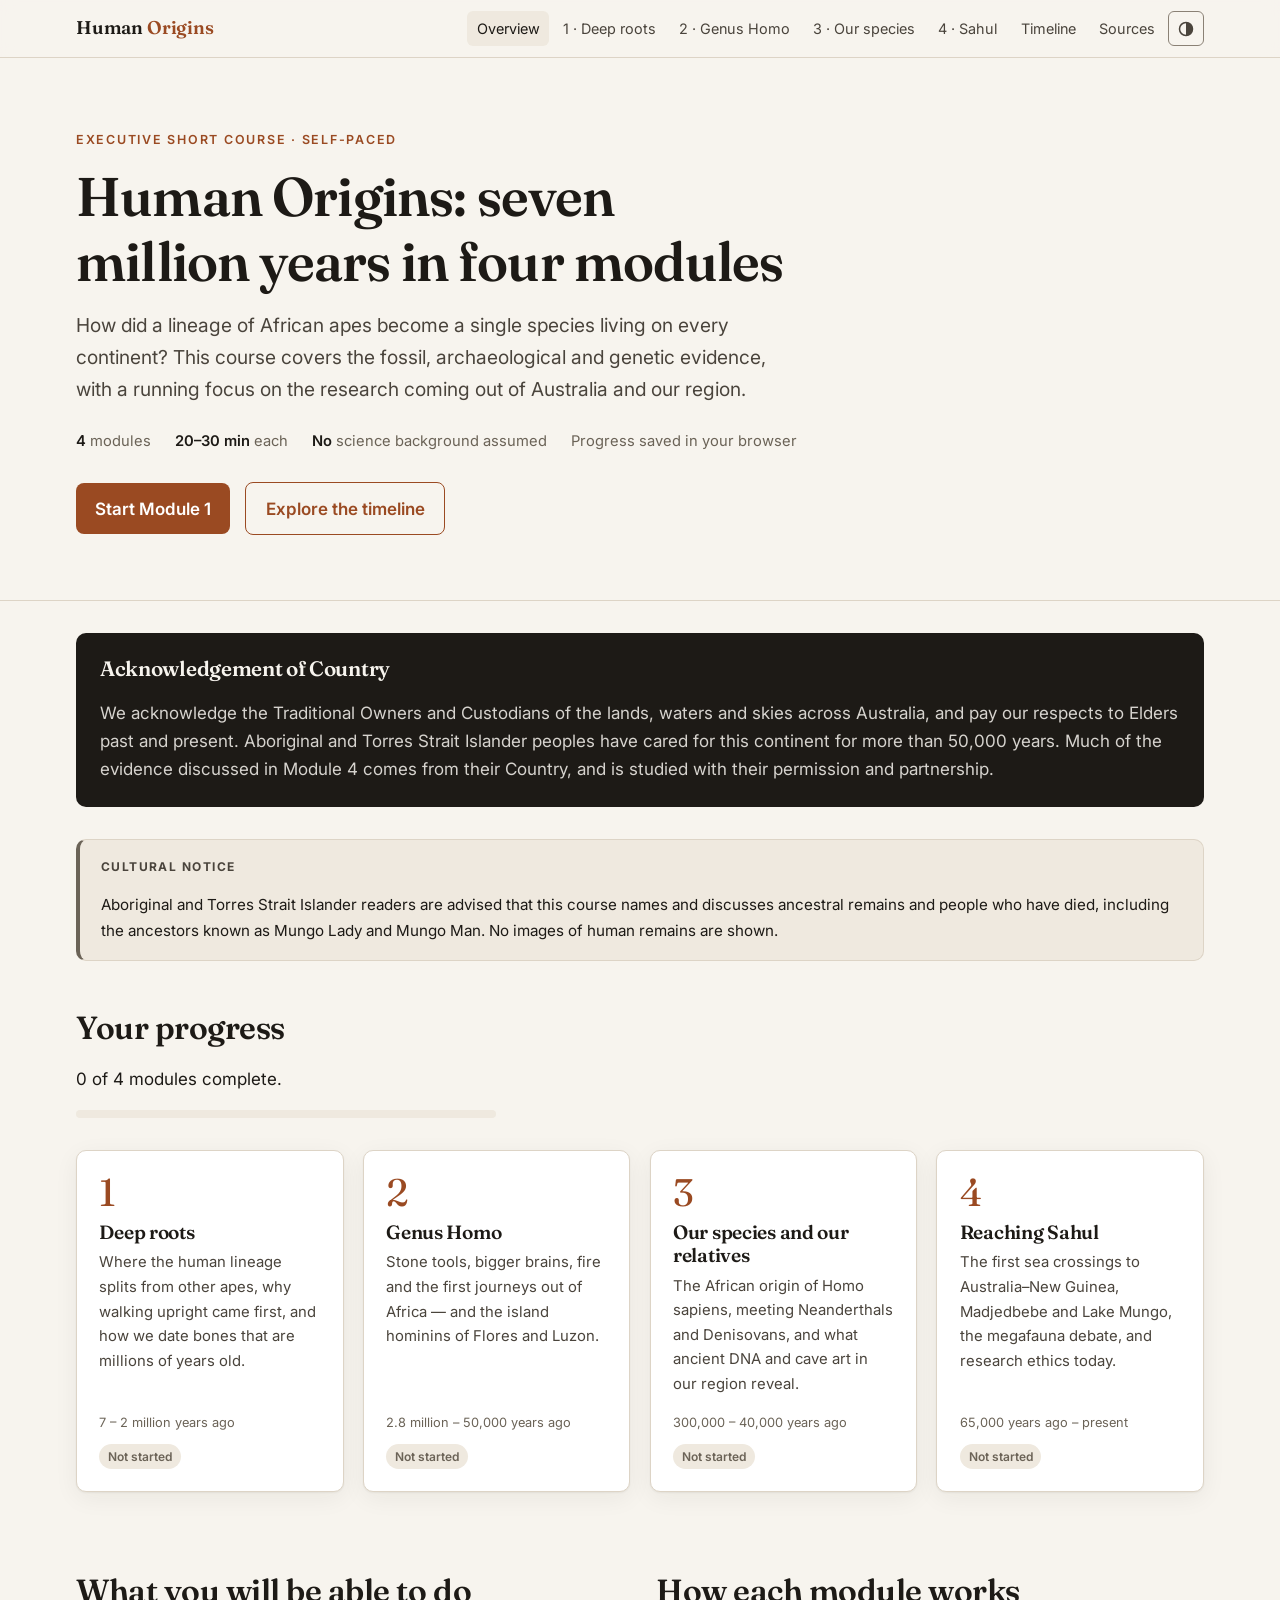
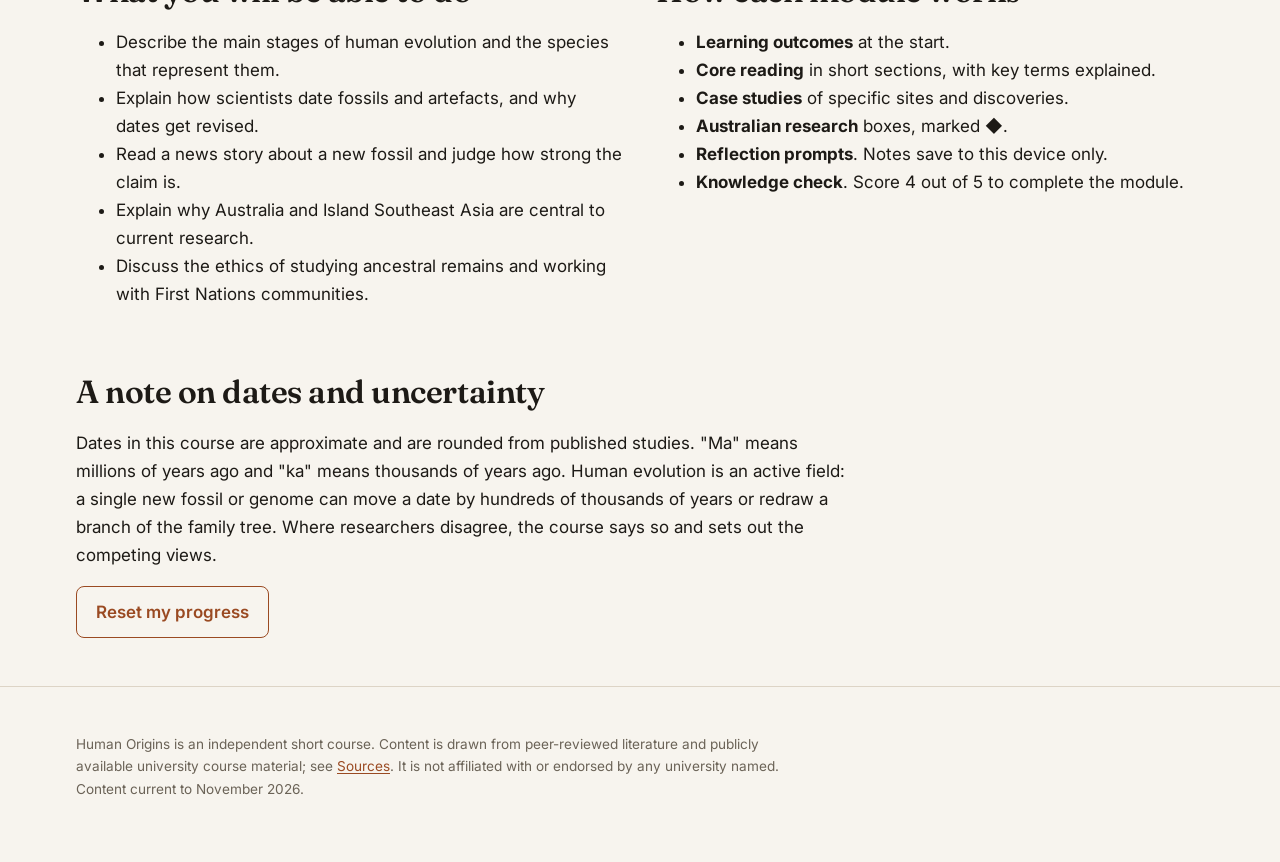
<file: site/index.html>
<!doctype html>
<html lang="en-AU">
<head>
<meta charset="utf-8">
<meta name="viewport" content="width=device-width, initial-scale=1">
<title>Human Origins</title>
<meta name="description" content="A four-module executive short course on human evolution, from the first hominins to the peopling of Australia.">
<link rel="preconnect" href="https://fonts.googleapis.com">
<link rel="preconnect" href="https://fonts.gstatic.com" crossorigin>
<link href="https://fonts.googleapis.com/css2?family=Fraunces:opsz,wght@9..144,500;9..144,600&family=Inter:wght@400;600;700&display=swap" rel="stylesheet">
<link rel="stylesheet" href="assets/styles.css">
<link rel="icon" href="data:image/svg+xml,%3Csvg xmlns='http://www.w3.org/2000/svg' viewBox='0 0 32 32'%3E%3Ccircle cx='16' cy='16' r='14' fill='%239a4a22'/%3E%3Cpath d='M10 22c2-8 4-12 6-12s4 4 6 12' stroke='%23fff' stroke-width='2.5' fill='none' stroke-linecap='round'/%3E%3C/svg%3E">
</head>
<body>
<a class="skip" href="#main">Skip to content</a>
<header class="site-header"><div class="inner">
  <a class="brand" href="index.html">Human <span>Origins</span></a>
  <button class="nav-toggle" aria-expanded="false" aria-controls="nav">Menu</button>
  <nav class="site-nav" id="nav" aria-label="Course">
    <a href="index.html" aria-current="page">Overview</a>
    <a href="module-1.html">1 · Deep roots</a>
    <a href="module-2.html">2 · Genus Homo</a>
    <a href="module-3.html">3 · Our species</a>
    <a href="module-4.html">4 · Sahul</a>
    <a href="timeline.html">Timeline</a>
    <a href="resources.html">Sources</a>
    <button class="theme-toggle" type="button" aria-label="Toggle dark mode"><svg width="16" height="16" viewBox="0 0 16 16" aria-hidden="true" style="display:block"><circle cx="8" cy="8" r="6.5" fill="none" stroke="currentColor" stroke-width="1.5"/><path d="M8 1.5a6.5 6.5 0 0 1 0 13z" fill="currentColor"/></svg></button>
  </nav>
</div></header>

<main id="main">
  <section class="hero"><div class="wrap">
    <p class="eyebrow">Executive short course · Self-paced</p>
    <h1>Human Origins: seven million years in four modules</h1>
    <p class="lede">How did a lineage of African apes become a single species living on every continent? This course covers the fossil, archaeological and genetic evidence, with a running focus on the research coming out of Australia and our region.</p>
    <div class="meta-row">
      <span><strong>4</strong> modules</span>
      <span><strong>20–30 min</strong> each</span>
      <span><strong>No</strong> science background assumed</span>
      <span>Progress saved in your browser</span>
    </div>
    <p style="margin-top:1.8rem"><a class="btn" href="module-1.html">Start Module 1</a> &nbsp; <a class="btn secondary" href="timeline.html">Explore the timeline</a></p>
  </div></section>

  <div class="wrap">
    <section class="ack" aria-labelledby="ack-h">
      <h2 id="ack-h">Acknowledgement of Country</h2>
      <p>We acknowledge the Traditional Owners and Custodians of the lands, waters and skies across Australia, and pay our respects to Elders past and present. Aboriginal and Torres Strait Islander peoples have cared for this continent for more than 50,000 years. Much of the evidence discussed in Module 4 comes from their Country, and is studied with their permission and partnership.</p>
    </section>

    <div class="box cultural">
      <p class="box-title">Cultural notice</p>
      <p>Aboriginal and Torres Strait Islander readers are advised that this course names and discusses ancestral remains and people who have died, including the ancestors known as Mungo Lady and Mungo Man. No images of human remains are shown.</p>
    </div>

    <h2>Your progress</h2>
    <p><span data-progress-count>0</span> of 4 modules complete.</p>
    <div class="progress-bar" aria-hidden="true"><span data-progress-bar></span></div>

    <div class="cards">
      <a class="card" href="module-1.html">
        <span class="num">1</span>
        <h3>Deep roots</h3>
        <p>Where the human lineage splits from other apes, why walking upright came first, and how we date bones that are millions of years old.</p>
        <span class="span">7 – 2 million years ago</span>
        <span class="status" data-status-for="m1">Not started</span>
      </a>
      <a class="card" href="module-2.html">
        <span class="num">2</span>
        <h3>Genus Homo</h3>
        <p>Stone tools, bigger brains, fire and the first journeys out of Africa — and the island hominins of Flores and Luzon.</p>
        <span class="span">2.8 million – 50,000 years ago</span>
        <span class="status" data-status-for="m2">Not started</span>
      </a>
      <a class="card" href="module-3.html">
        <span class="num">3</span>
        <h3>Our species and our relatives</h3>
        <p>The African origin of Homo sapiens, meeting Neanderthals and Denisovans, and what ancient DNA and cave art in our region reveal.</p>
        <span class="span">300,000 – 40,000 years ago</span>
        <span class="status" data-status-for="m3">Not started</span>
      </a>
      <a class="card" href="module-4.html">
        <span class="num">4</span>
        <h3>Reaching Sahul</h3>
        <p>The first sea crossings to Australia–New Guinea, Madjedbebe and Lake Mungo, the megafauna debate, and research ethics today.</p>
        <span class="span">65,000 years ago – present</span>
        <span class="status" data-status-for="m4">Not started</span>
      </a>
    </div>

    <div class="two-col">
      <section>
        <h2>What you will be able to do</h2>
        <ul>
          <li>Describe the main stages of human evolution and the species that represent them.</li>
          <li>Explain how scientists date fossils and artefacts, and why dates get revised.</li>
          <li>Read a news story about a new fossil and judge how strong the claim is.</li>
          <li>Explain why Australia and Island Southeast Asia are central to current research.</li>
          <li>Discuss the ethics of studying ancestral remains and working with First Nations communities.</li>
        </ul>
      </section>
      <section>
        <h2>How each module works</h2>
        <ul>
          <li><strong>Learning outcomes</strong> at the start.</li>
          <li><strong>Core reading</strong> in short sections, with key terms explained.</li>
          <li><strong>Case studies</strong> of specific sites and discoveries.</li>
          <li><strong>Australian research</strong> boxes, marked ◆.</li>
          <li><strong>Reflection prompts</strong>. Notes save to this device only.</li>
          <li><strong>Knowledge check</strong>. Score 4 out of 5 to complete the module.</li>
        </ul>
      </section>
    </div>

    <h2>A note on dates and uncertainty</h2>
    <p style="max-width:70ch">Dates in this course are approximate and are rounded from published studies. "Ma" means millions of years ago and "ka" means thousands of years ago. Human evolution is an active field: a single new fossil or genome can move a date by hundreds of thousands of years or redraw a branch of the family tree. Where researchers disagree, the course says so and sets out the competing views.</p>

    <p><button class="btn secondary" type="button" data-reset-progress>Reset my progress</button></p>
  </div>
</main>

<footer class="site-footer"><div class="wrap">
  <p>Human Origins is an independent short course. Content is drawn from peer-reviewed literature and publicly available university course material; see <a href="resources.html">Sources</a>. It is not affiliated with or endorsed by any university named. Content current to November 2026.</p>
</div></footer>
<script src="assets/app.js"></script>
</body>
</html>
</file>
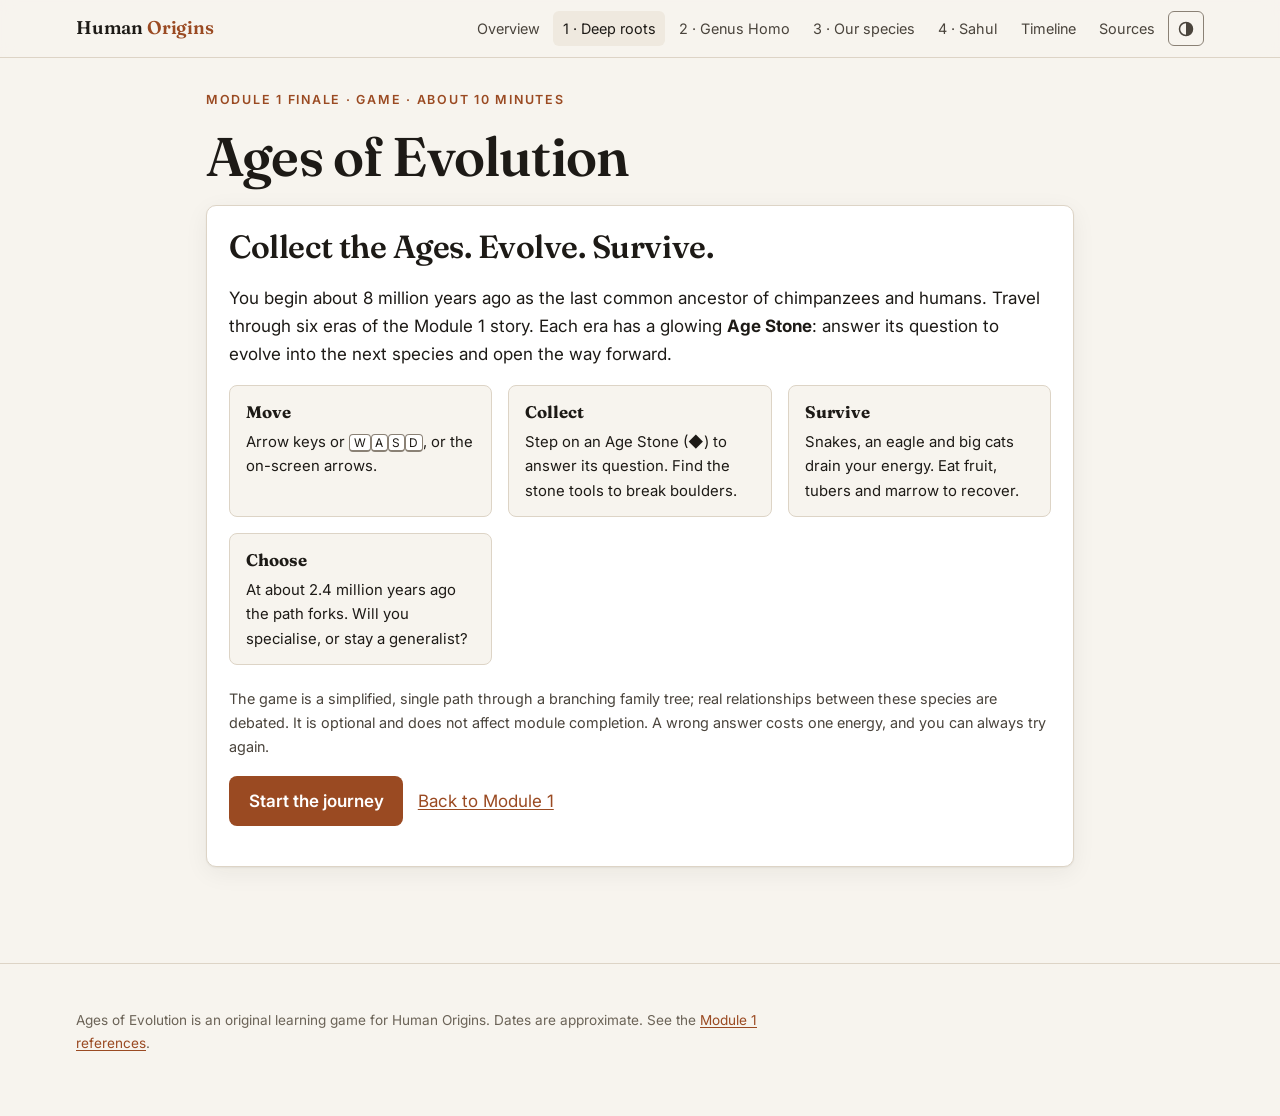
<file: site/evolve.html>
<!doctype html>
<html lang="en-AU">
<head>
<meta charset="utf-8">
<meta name="viewport" content="width=device-width, initial-scale=1">
<title>Ages of Evolution · Human Origins</title>
<meta name="description" content="Module 1 finale: an RPG where you collect the Ages of evolution and evolve from the last common ancestor to Homo erectus.">
<link rel="preconnect" href="https://fonts.googleapis.com">
<link rel="preconnect" href="https://fonts.gstatic.com" crossorigin>
<link href="https://fonts.googleapis.com/css2?family=Fraunces:opsz,wght@9..144,500;9..144,600&family=Inter:wght@400;600;700&display=swap" rel="stylesheet">
<link rel="stylesheet" href="assets/styles.css">
<link rel="icon" href="data:image/svg+xml,%3Csvg xmlns='http://www.w3.org/2000/svg' viewBox='0 0 32 32'%3E%3Ccircle cx='16' cy='16' r='14' fill='%239a4a22'/%3E%3Cpath d='M10 22c2-8 4-12 6-12s4 4 6 12' stroke='%23fff' stroke-width='2.5' fill='none' stroke-linecap='round'/%3E%3C/svg%3E">
<style>
  .game-shell { max-width: 900px; margin: 0 auto; padding: 2rem 16px 3rem; }
  .game-hud { display: grid; grid-template-columns: repeat(auto-fit, minmax(150px, 1fr)); gap: .6rem; margin: 0 0 .8rem; }
  .hud-cell { background: var(--surface); border: 1px solid var(--rule); border-radius: 8px; padding: .5rem .7rem; font-size: .85rem; }
  .hud-cell .k { display: block; font-size: .68rem; letter-spacing: .1em; text-transform: uppercase; color: var(--ink-2); font-weight: 700; }
  .hud-cell .v { font-weight: 600; }
  .hud-wide { grid-column: 1 / -1; }
  .energy { height: 8px; background: var(--surface-2); border-radius: 99px; margin-top: .3rem; overflow: hidden; border: 1px solid var(--control); }
  .energy span { display: block; height: 100%; background: var(--ok); transition: width .3s; }
  .chips { display: flex; flex-wrap: wrap; gap: .35rem; margin-top: .25rem; }
  .age-chip { font-size: .78rem; padding: .1rem .5rem; border-radius: 99px; border: 1px solid var(--control); color: var(--ink-2); }
  .age-chip.got { background: var(--accent); border-color: var(--accent); color: var(--on-accent); font-weight: 700; }
  .stage-wrap { max-width: min(680px, calc((100vh - 180px) * 1.333)); margin: 0 auto; position: relative; border-radius: var(--radius); overflow: hidden; border: 1px solid var(--control); background: #1d1a16; }
  #game { display: block; width: 100%; height: auto; image-rendering: auto; }
  #game:focus-visible { outline: 3px solid var(--focus); outline-offset: -3px; }
  .game-dialog { position: absolute; inset: 0; background: rgba(20,18,15,.72); display: grid; place-items: center; padding: 12px; }
  .game-dialog[hidden] { display: none; }
  .dialog-card { background: var(--surface); color: var(--ink); border-radius: var(--radius); padding: 1.1rem 1.2rem; max-width: 560px; width: 100%; max-height: 100%; overflow: auto; box-shadow: 0 10px 40px rgba(0,0,0,.4); }
  .dialog-card h2 { margin: 0 0 .5rem; font-size: 1.3rem; }
  .dialog-card p { margin: 0 0 .7rem; font-size: .95rem; }
  .dlg-era { font-size: .72rem !important; letter-spacing: .12em; text-transform: uppercase; font-weight: 700; color: var(--accent); margin-bottom: .3rem !important; }
  .dlg-cost { color: var(--ink-2); }
  .evo-line { font-size: 1.05rem !important; }
  .evo-path { margin: 0 0 .8rem; padding-left: 1.3rem; font-size: .92rem; }
  #dialog-actions { display: grid; gap: .45rem; margin-top: .6rem; }
  #dialog-actions .btn { text-align: center; }
  .controls, .game-log { max-width: 680px; margin-left: auto !important; margin-right: auto !important; }
  .controls { display: flex; gap: 1rem; align-items: center; justify-content: space-between; flex-wrap: wrap; margin-top: .8rem; }
  .dpad { display: grid; grid-template-columns: repeat(3, 52px); grid-template-rows: repeat(2, 52px); gap: 6px; }
  .dpad button { border-radius: 10px; border: 1px solid var(--control); background: var(--surface); color: var(--ink); font-size: 1.3rem; cursor: pointer; touch-action: none; user-select: none; -webkit-user-select: none; }
  .dpad button:active { background: var(--accent-soft); }
  .dpad .up { grid-column: 2; grid-row: 1; } .dpad .left { grid-column: 1; grid-row: 2; } .dpad .down { grid-column: 2; grid-row: 2; } .dpad .right { grid-column: 3; grid-row: 2; }
  .keys-help { font-size: .88rem; color: var(--ink-2); max-width: 40ch; }
  kbd { font-family: var(--sans); font-size: .8em; border: 1px solid var(--control); border-bottom-width: 2px; border-radius: 4px; padding: 0 .3em; background: var(--surface); }
  .game-log { margin-top: .8rem; background: var(--surface); border: 1px solid var(--rule); border-left: 4px solid var(--accent); border-radius: 8px; padding: .6rem .9rem; min-height: 4.5rem; font-size: .92rem; }
  .game-log p { margin: 0 0 .3rem; color: var(--ink-2); }
  .game-log p:first-child { color: var(--ink); font-weight: 600; }
  .intro-card { background: var(--surface); border: 1px solid var(--rule); border-radius: var(--radius); padding: 1.4rem; box-shadow: var(--shadow); }
  .intro-grid { display: grid; grid-template-columns: repeat(auto-fit, minmax(220px, 1fr)); gap: 1rem; margin: 1rem 0 1.4rem; }
  .intro-grid div { background: var(--bg); border: 1px solid var(--rule); border-radius: 8px; padding: .8rem 1rem; font-size: .93rem; }
  .intro-grid strong { display: block; font-family: var(--serif); font-size: 1.05rem; margin-bottom: .2rem; }
</style>
</head>
<body>
<a class="skip" href="#main">Skip to content</a>
<header class="site-header"><div class="inner">
  <a class="brand" href="index.html">Human <span>Origins</span></a>
  <button class="nav-toggle" aria-expanded="false" aria-controls="nav">Menu</button>
  <nav class="site-nav" id="nav" aria-label="Course">
    <a href="index.html">Overview</a>
    <a href="module-1.html" aria-current="page">1 · Deep roots</a>
    <a href="module-2.html">2 · Genus Homo</a>
    <a href="module-3.html">3 · Our species</a>
    <a href="module-4.html">4 · Sahul</a>
    <a href="timeline.html">Timeline</a>
    <a href="resources.html">Sources</a>
    <button class="theme-toggle" type="button" aria-label="Toggle dark mode"><svg width="16" height="16" viewBox="0 0 16 16" aria-hidden="true" style="display:block"><circle cx="8" cy="8" r="6.5" fill="none" stroke="currentColor" stroke-width="1.5"/><path d="M8 1.5a6.5 6.5 0 0 1 0 13z" fill="currentColor"/></svg></button>
  </nav>
</div></header>

<main id="main" class="game-shell">
  <p class="eyebrow">Module 1 finale · Game · About 10 minutes</p>
  <h1 style="max-width:none">Ages of Evolution</h1>

  <section id="game-intro" class="intro-card" aria-labelledby="intro-h">
    <h2 id="intro-h" style="margin-top:0">Collect the Ages. Evolve. Survive.</h2>
    <p>You begin about 8 million years ago as the last common ancestor of chimpanzees and humans. Travel through six eras of the Module 1 story. Each era has a glowing <strong>Age Stone</strong>: answer its question to evolve into the next species and open the way forward.</p>
    <div class="intro-grid">
      <div><strong>Move</strong>Arrow keys or <kbd>W</kbd><kbd>A</kbd><kbd>S</kbd><kbd>D</kbd>, or the on-screen arrows.</div>
      <div><strong>Collect</strong>Step on an Age Stone (◆) to answer its question. Find the stone tools to break boulders.</div>
      <div><strong>Survive</strong>Snakes, an eagle and big cats drain your energy. Eat fruit, tubers and marrow to recover.</div>
      <div><strong>Choose</strong>At about 2.4 million years ago the path forks. Will you specialise, or stay a generalist?</div>
    </div>
    <p style="font-size:.9rem;color:var(--ink-2)">The game is a simplified, single path through a branching family tree; real relationships between these species are debated. It is optional and does not affect module completion. A wrong answer costs one energy, and you can always try again.</p>
    <p><button class="btn" type="button" id="btn-start">Start the journey</button> &nbsp; <a href="module-1.html#game">Back to Module 1</a></p>
  </section>

  <section id="game-ui" hidden aria-label="Game">
    <div class="game-hud">
      <div class="hud-cell"><span class="k">Species</span><span class="v" id="hud-species"></span><span id="hud-ma" style="display:block;font-size:.8rem;color:var(--ink-2)"></span></div>
      <div class="hud-cell"><span class="k">Energy</span><span class="v" id="hud-energy"></span><div class="energy" aria-hidden="true"><span id="hud-energy-bar"></span></div></div>
      <div class="hud-cell"><span class="k">Ages collected</span><span class="v" id="hud-ages"></span></div>
      <div class="hud-cell"><span class="k">Era</span><span class="v" id="hud-zone" style="font-size:.85rem"></span></div>
      <div class="hud-cell hud-wide"><span class="k">Abilities</span><span id="hud-abil"></span><div class="chips" id="hud-chips"></div></div>
    </div>

    <div class="stage-wrap">
      <canvas id="game" width="512" height="384" tabindex="0" role="application" aria-label="Game map. Use the arrow keys to move. Messages appear below the map." aria-describedby="game-log"></canvas>
      <div class="game-dialog" id="game-dialog" role="dialog" aria-modal="true" aria-labelledby="dialog-title" hidden>
        <div class="dialog-card"><div id="dialog-body"></div><div id="dialog-actions"></div></div>
      </div>
    </div>

    <div class="controls">
      <div class="dpad" aria-label="Movement controls" role="group">
        <button class="up" type="button" data-dir="0,-1" aria-label="Move up">↑</button>
        <button class="left" type="button" data-dir="-1,0" aria-label="Move left">←</button>
        <button class="down" type="button" data-dir="0,1" aria-label="Move down">↓</button>
        <button class="right" type="button" data-dir="1,0" aria-label="Move right">→</button>
      </div>
      <div class="keys-help">
        <p style="margin:0 0 .5rem">Select the map, then use the arrow keys. Head right to travel forward in time.</p>
        <button class="btn secondary small" type="button" id="btn-where">Where am I?</button>
      </div>
    </div>
    <div class="game-log" id="game-log" aria-live="polite"></div>
  </section>
</main>

<footer class="site-footer"><div class="wrap">
  <p>Ages of Evolution is an original learning game for Human Origins. Dates are approximate. See the <a href="module-1.html#references">Module 1 references</a>.</p>
</div></footer>
<script src="assets/app.js"></script>
<script src="assets/evolve.js"></script>
</body>
</html>
</file>
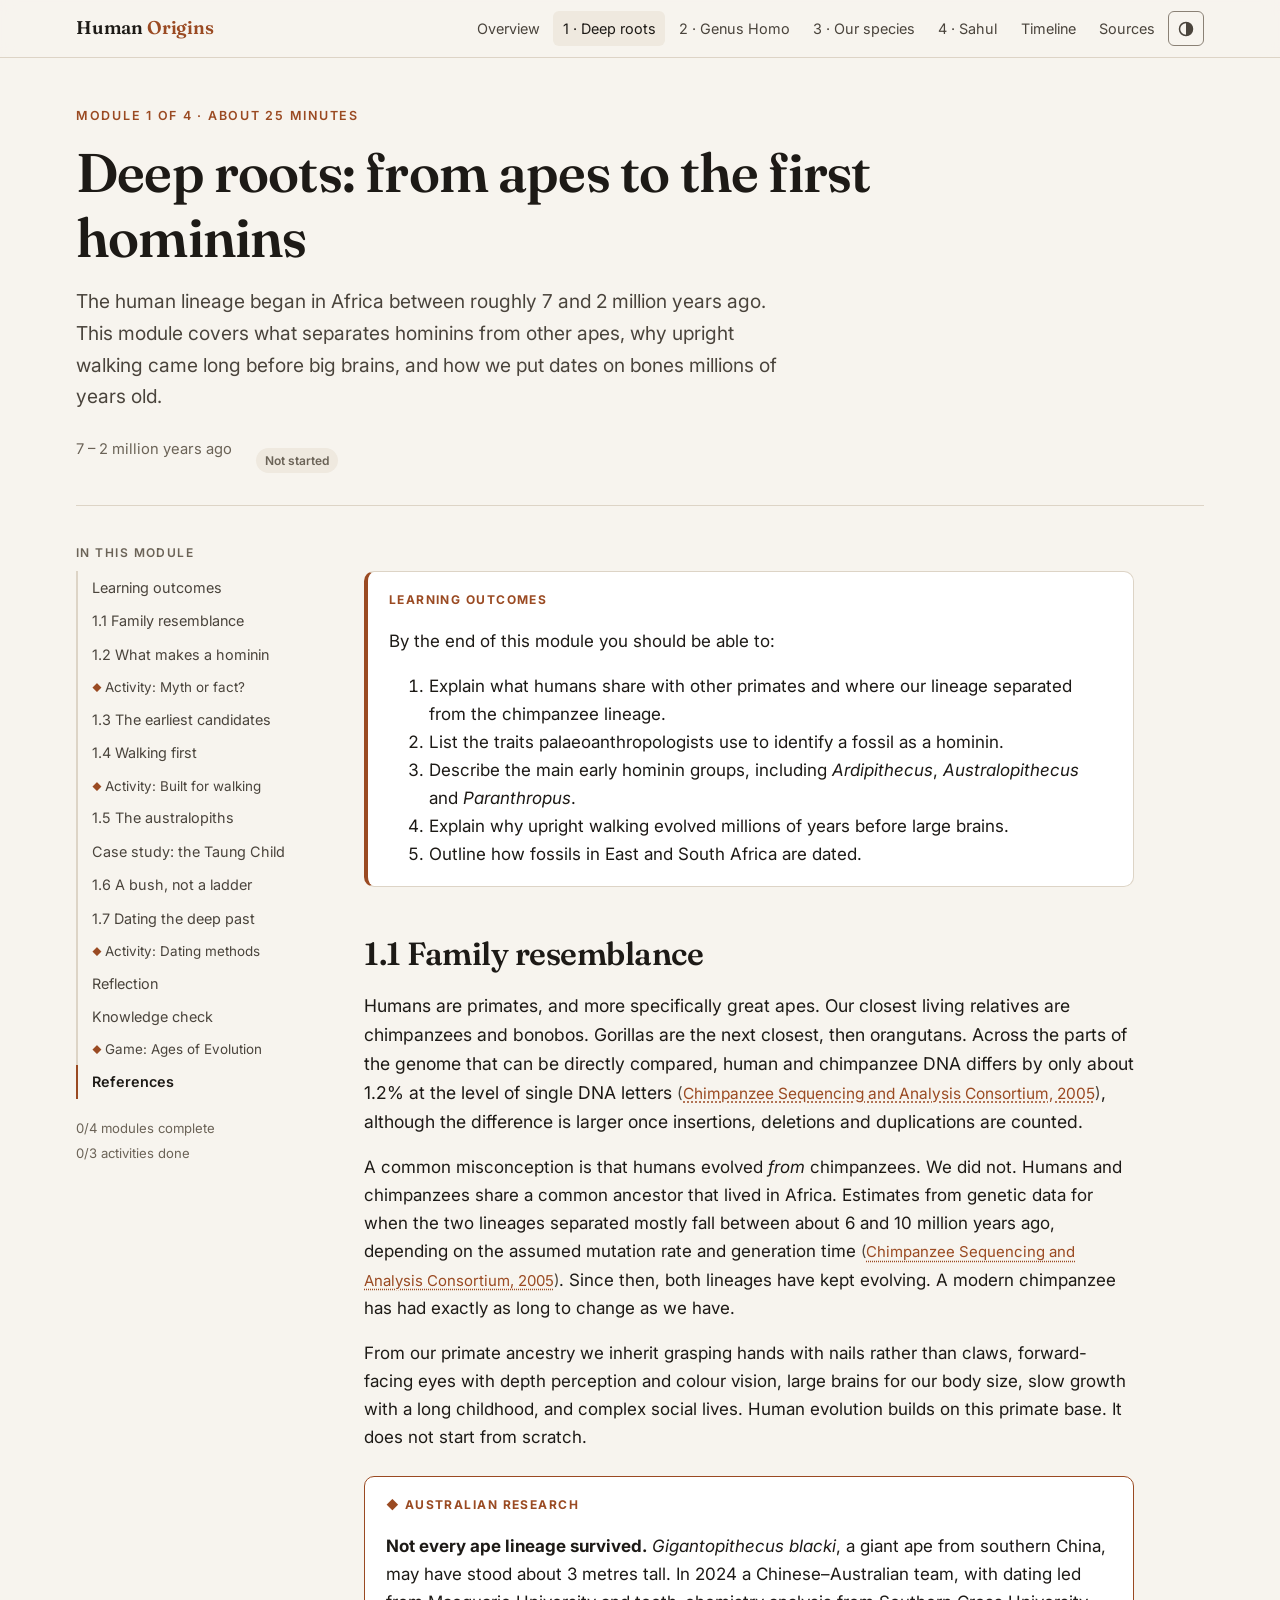
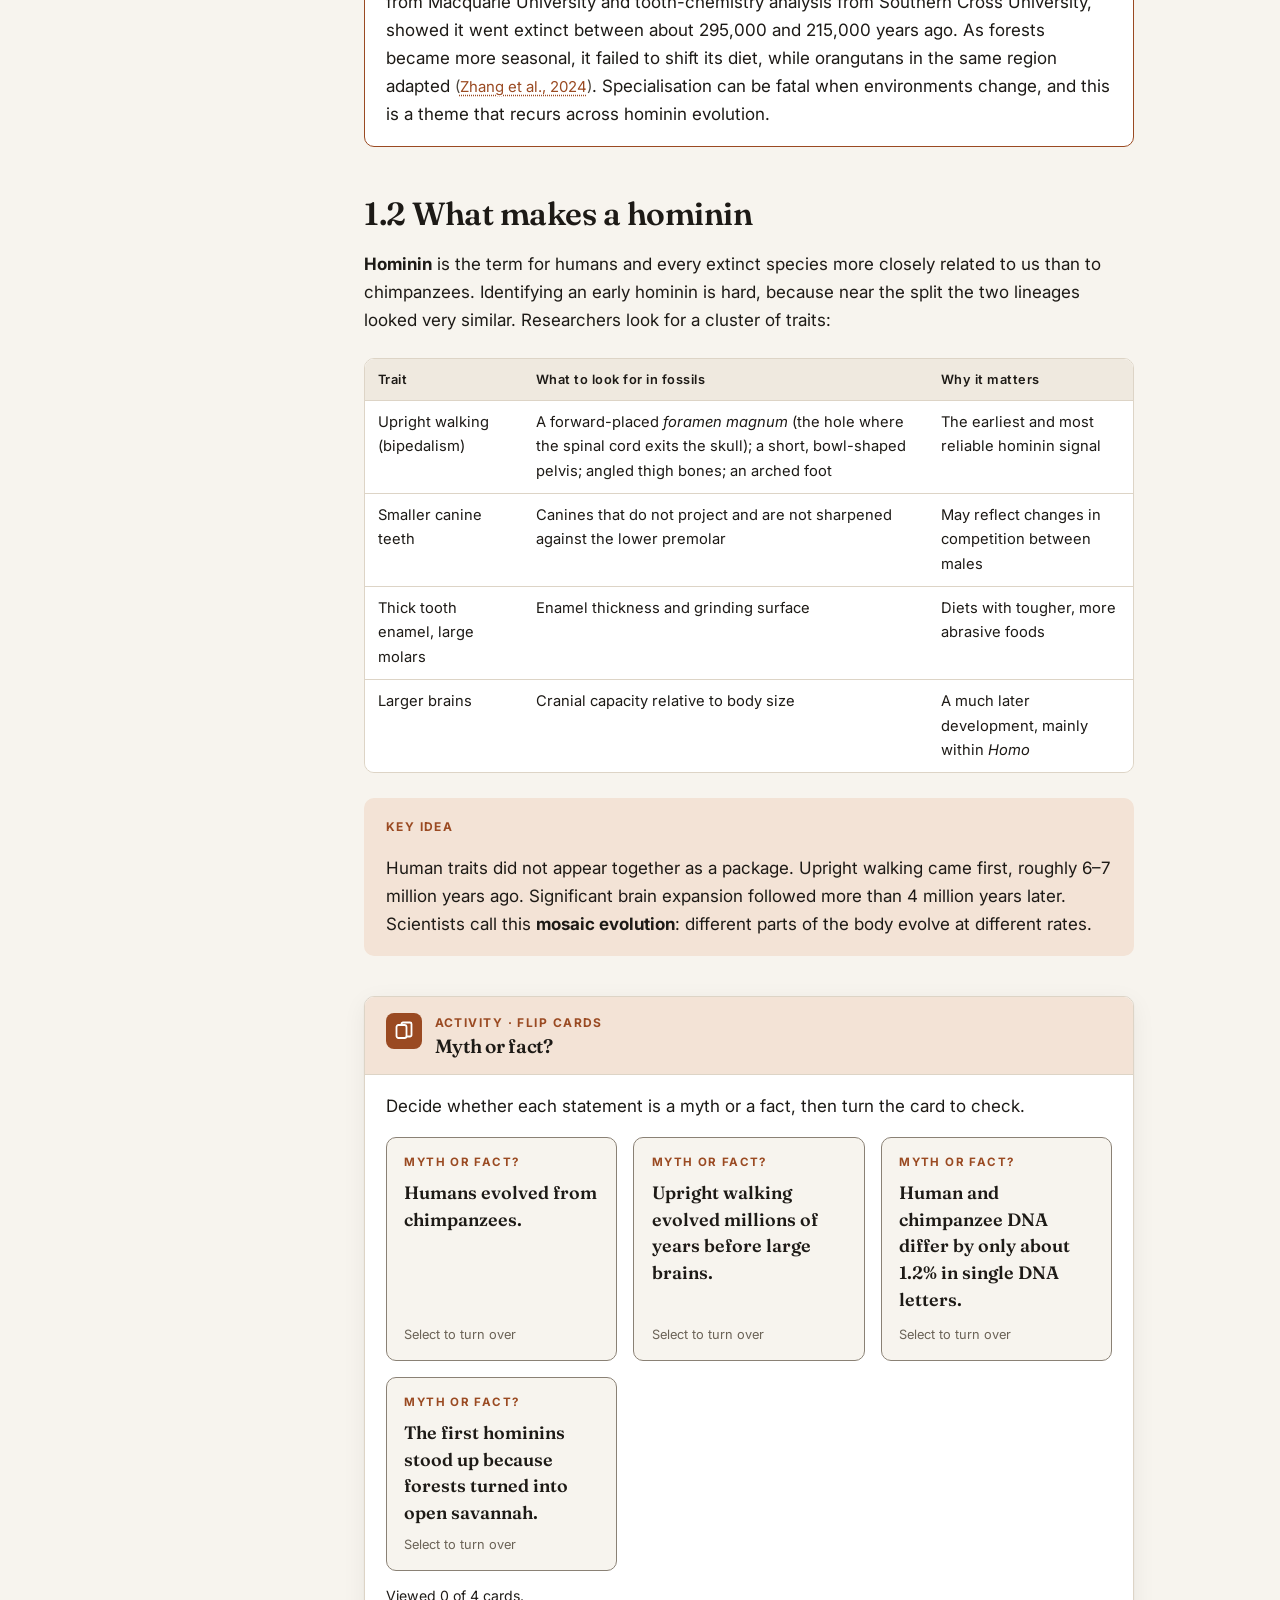
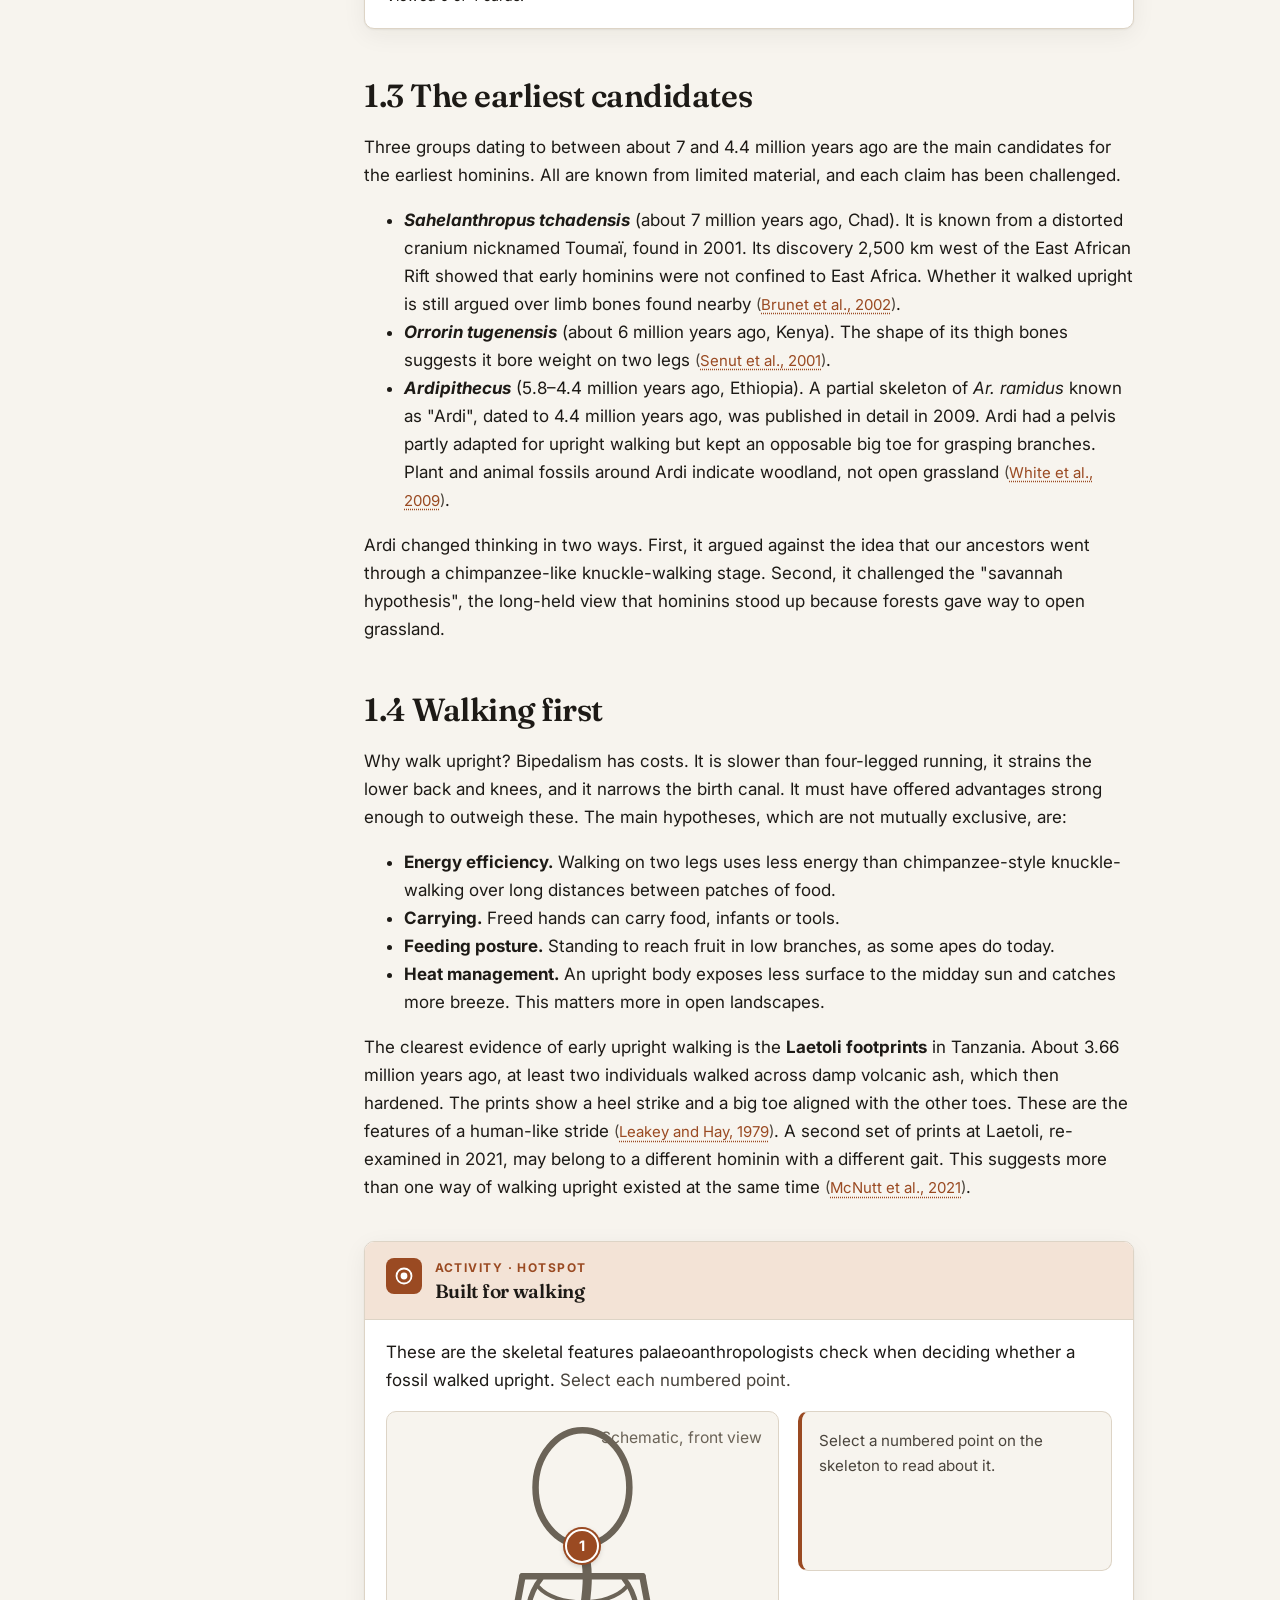
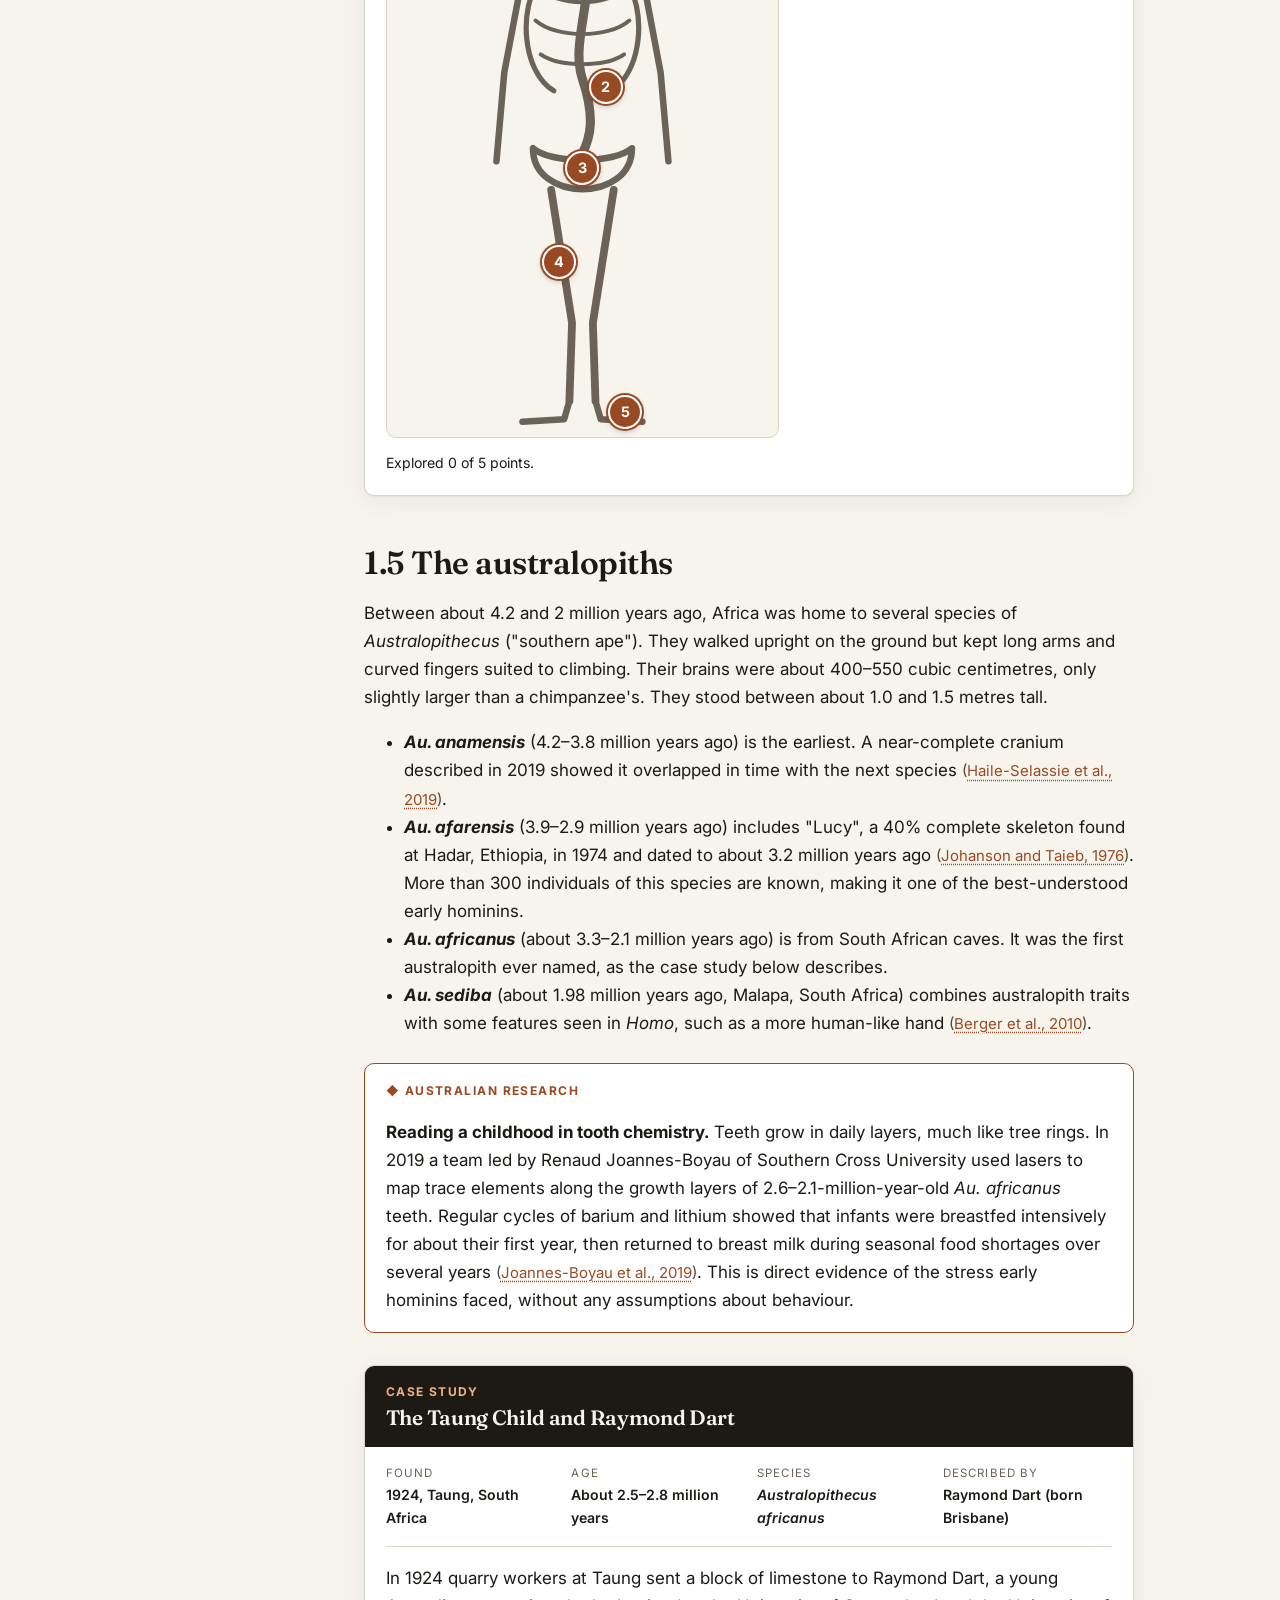
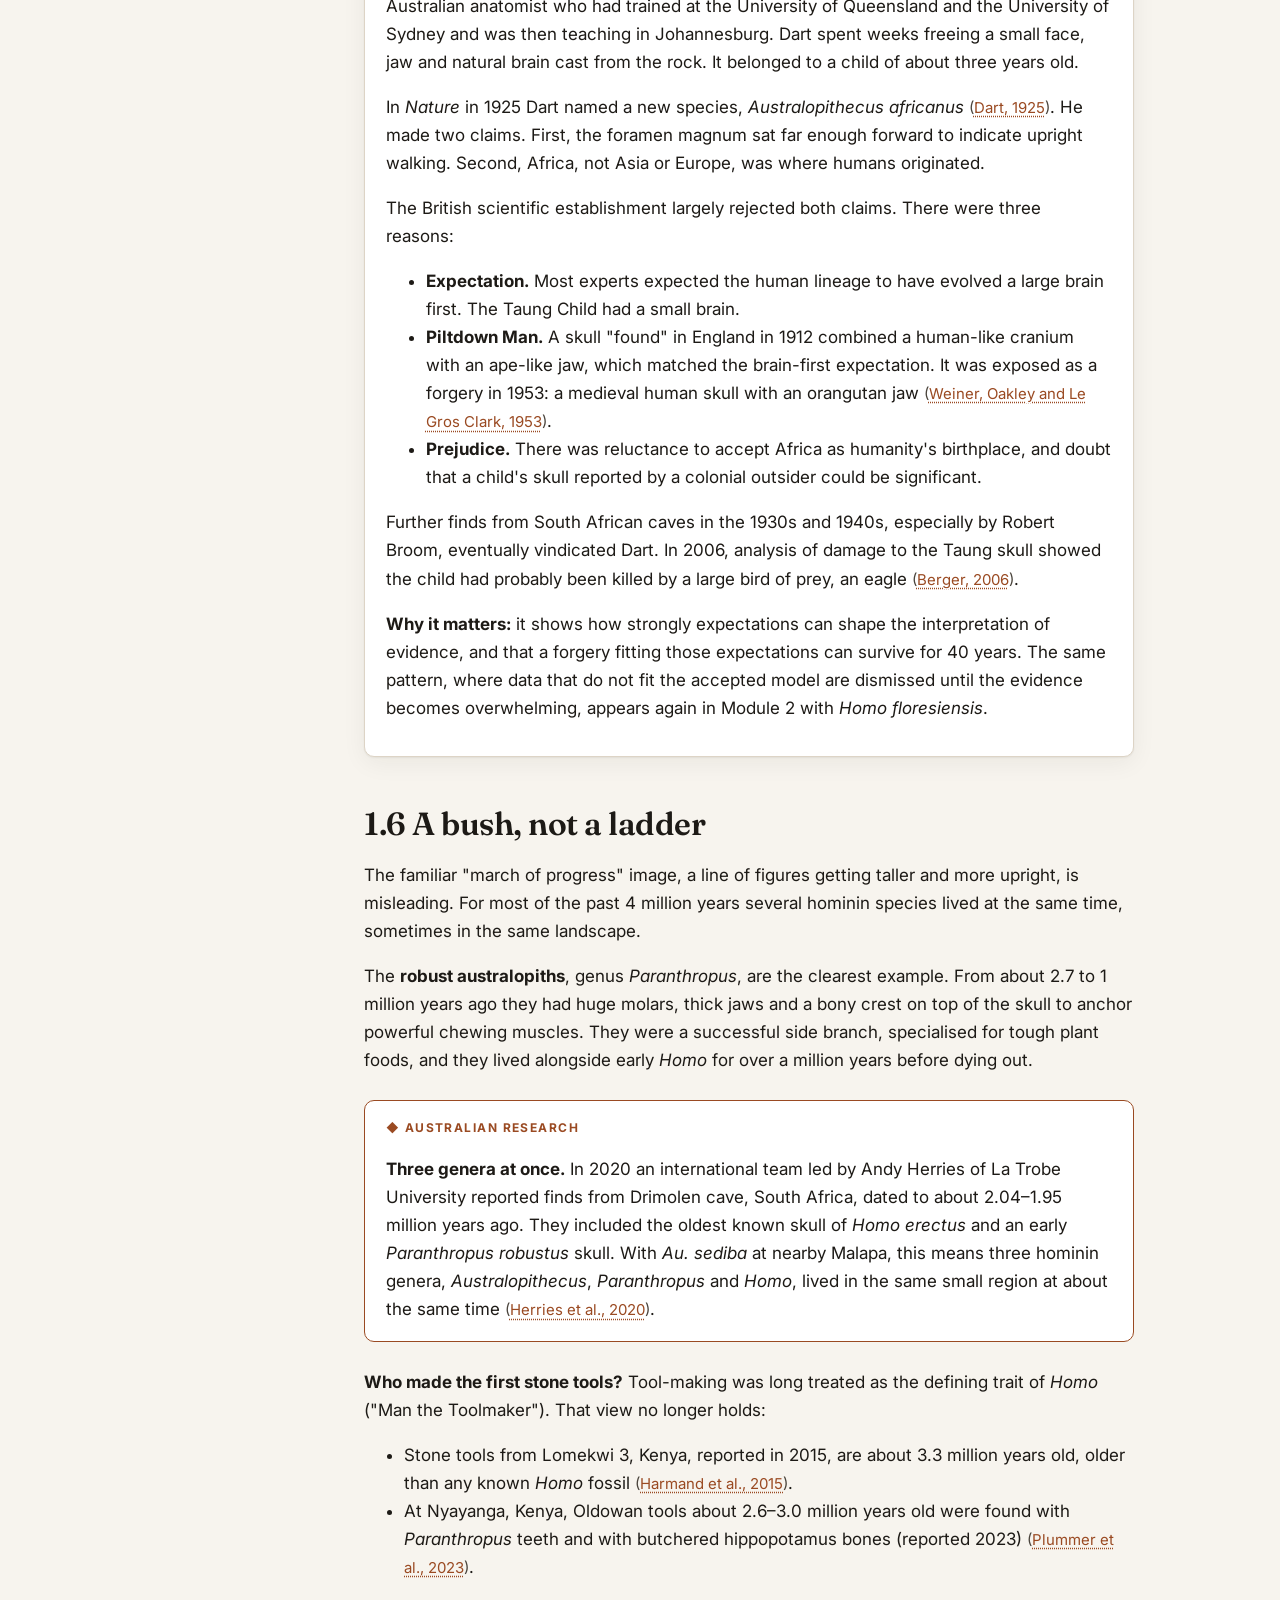
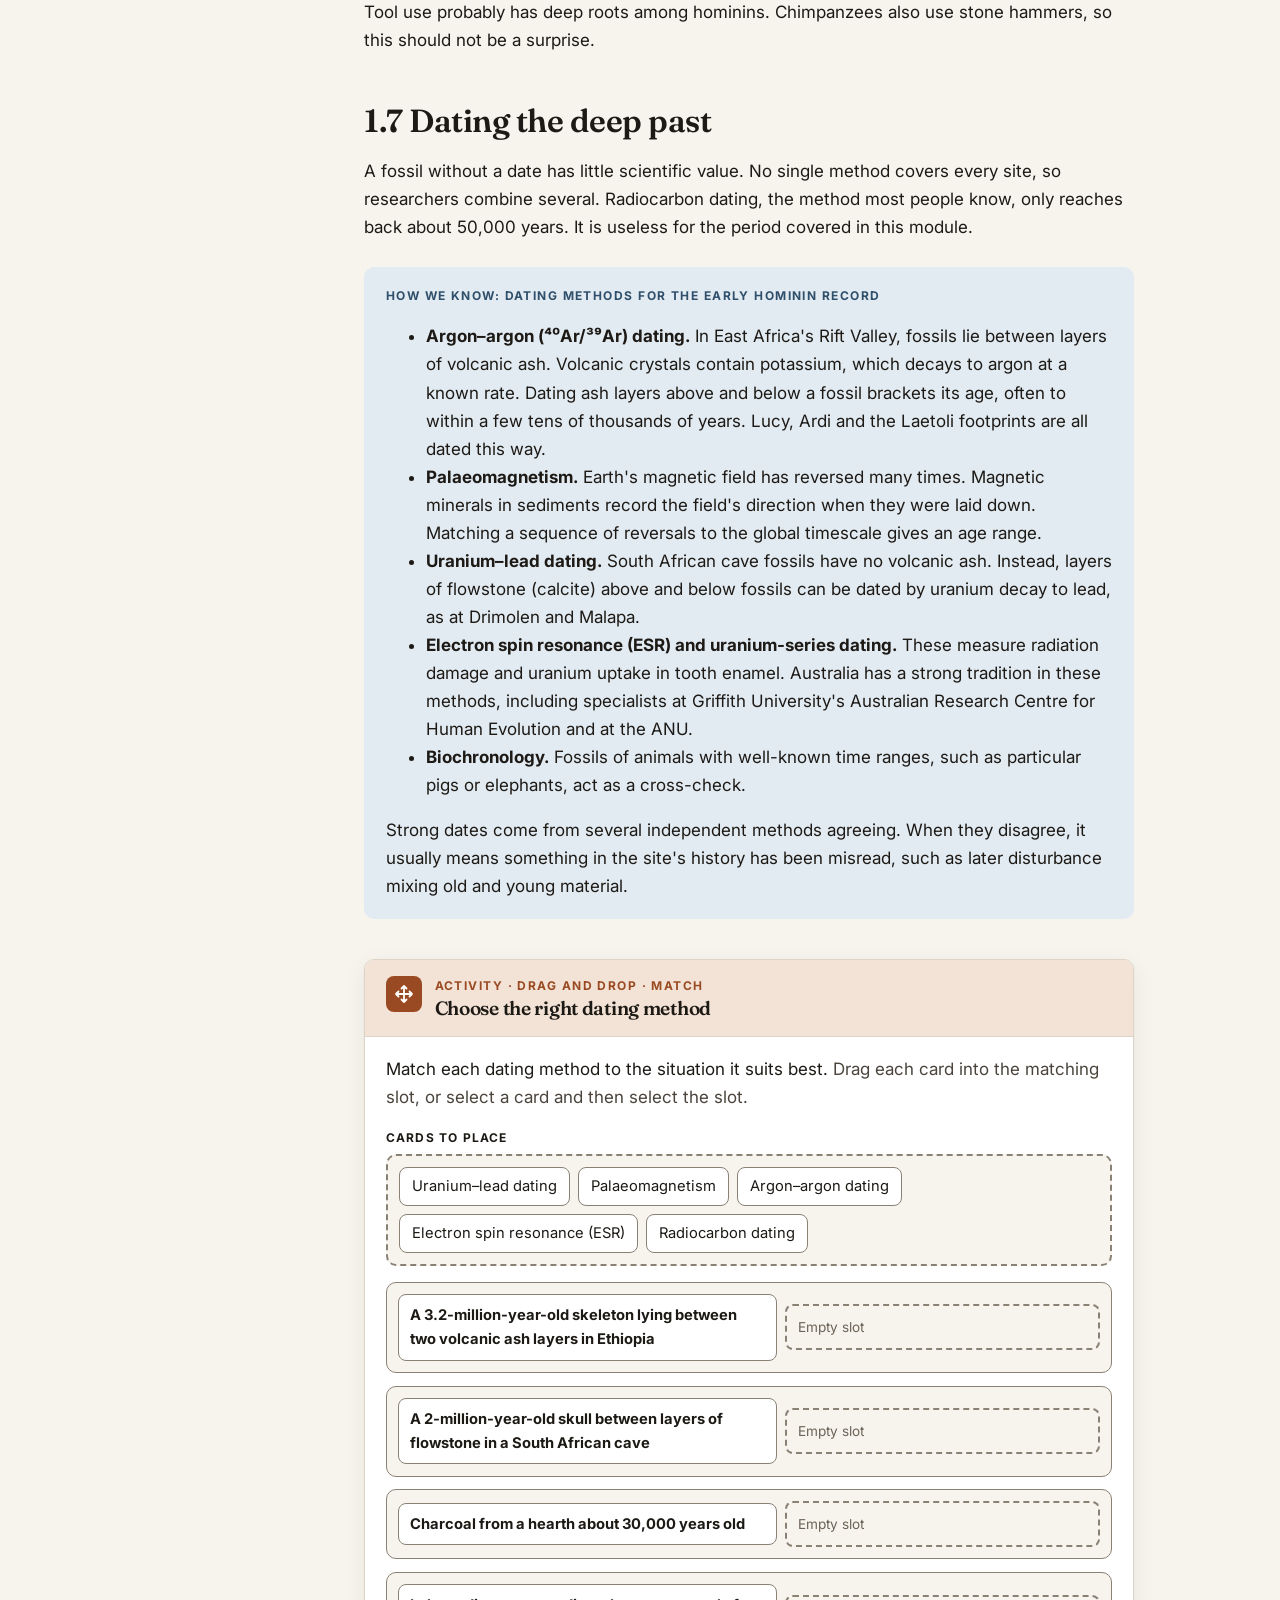
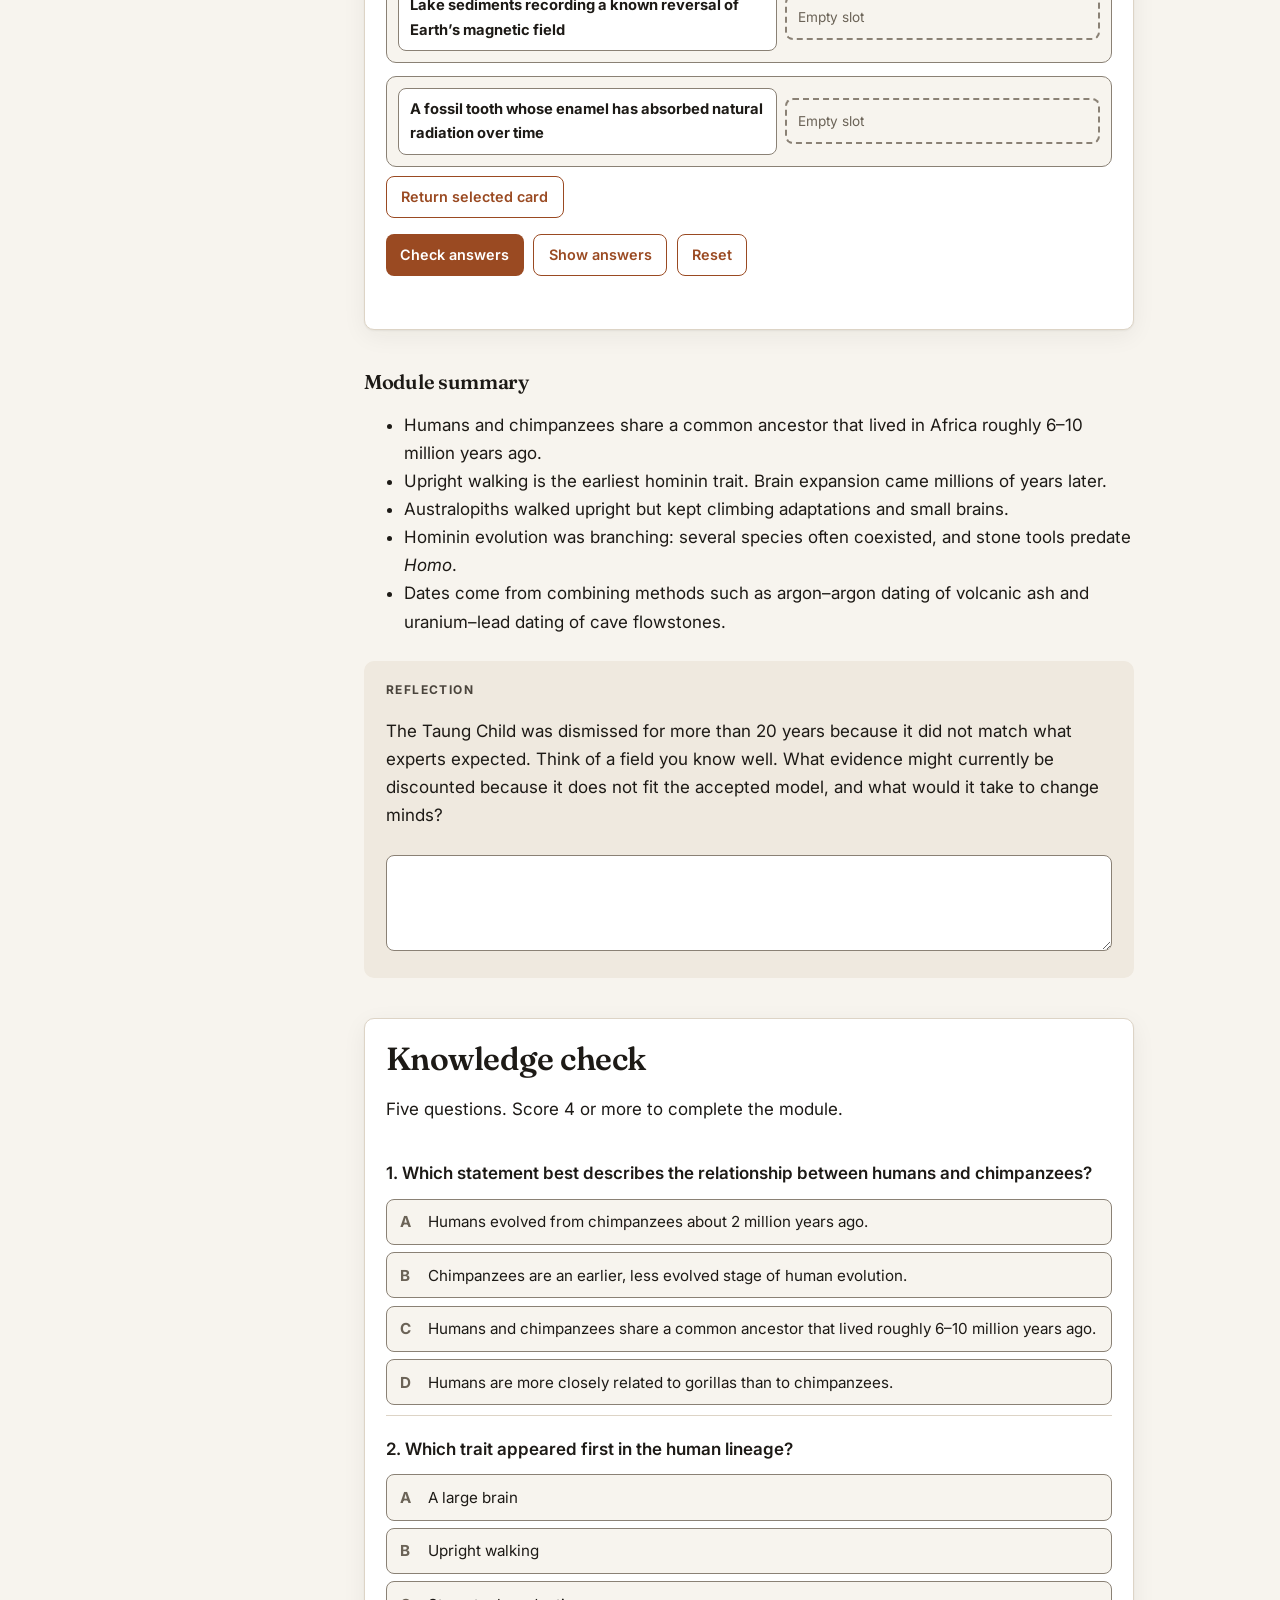
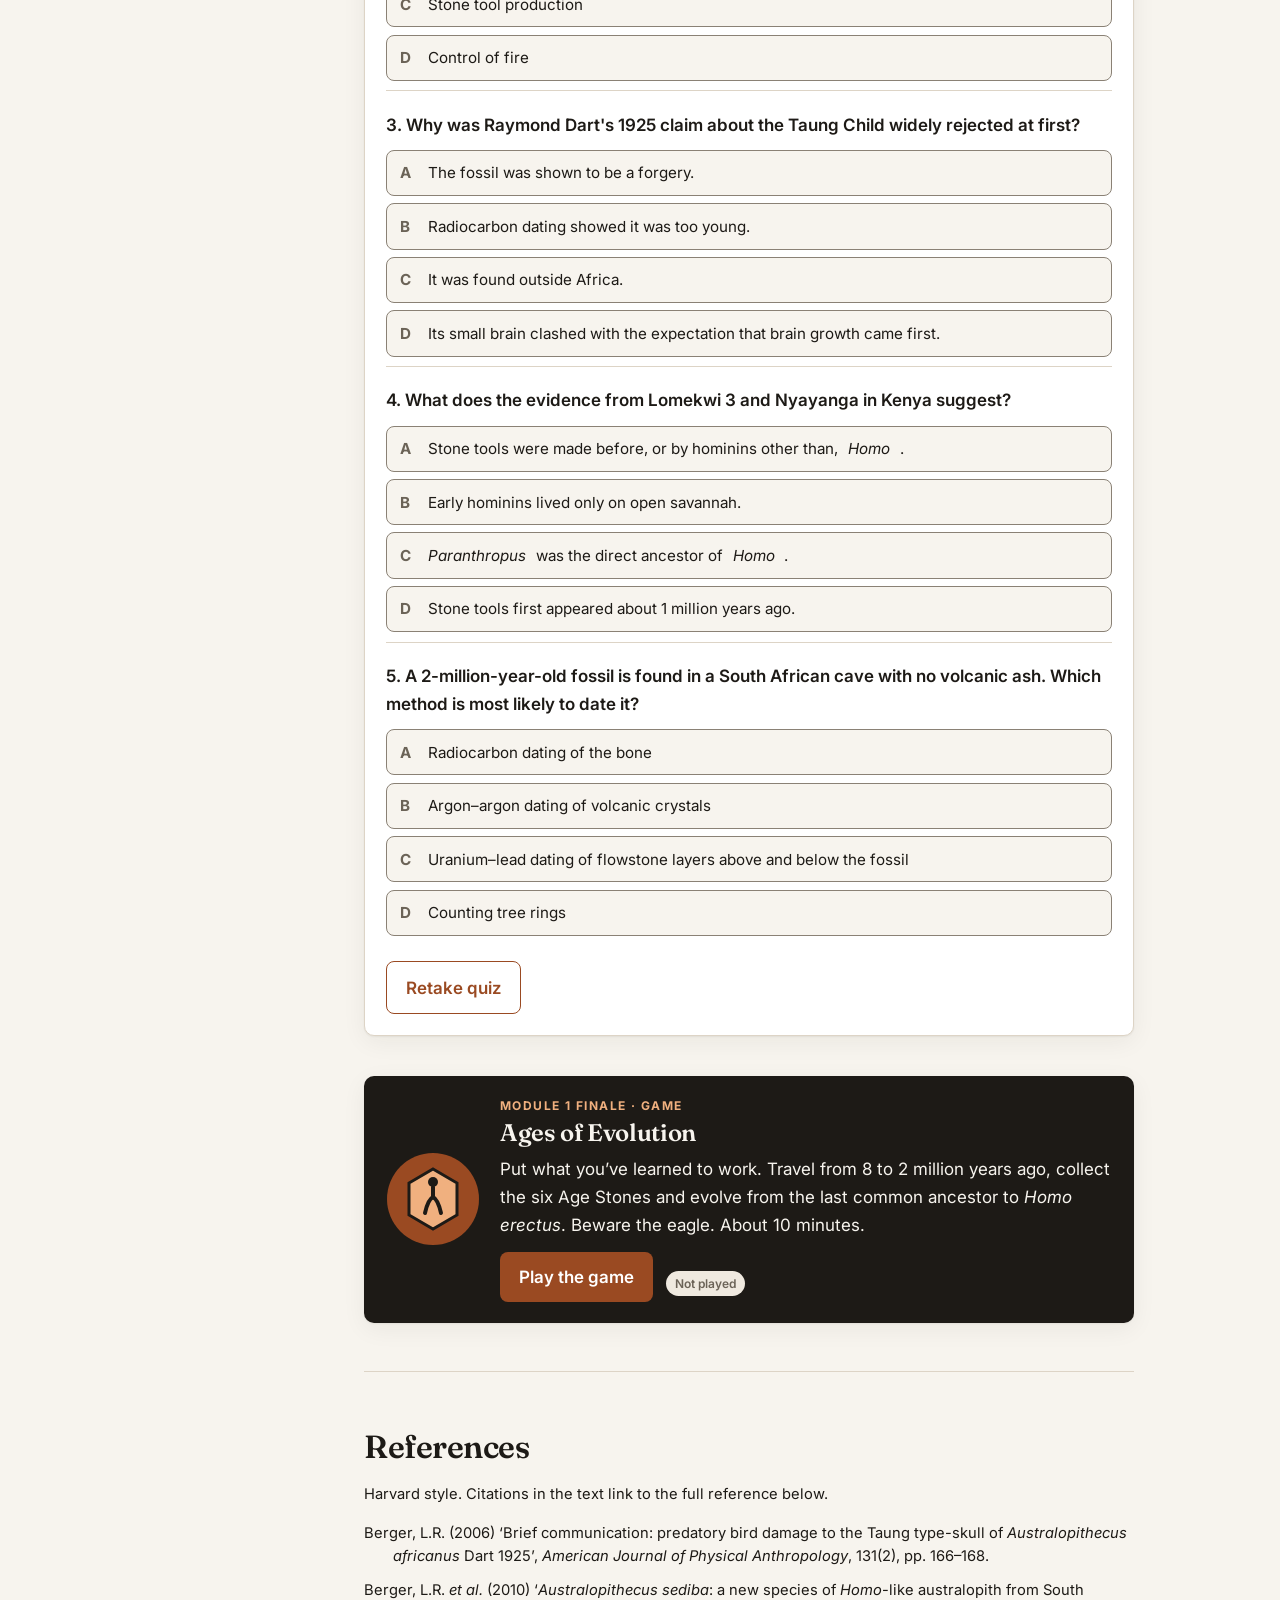
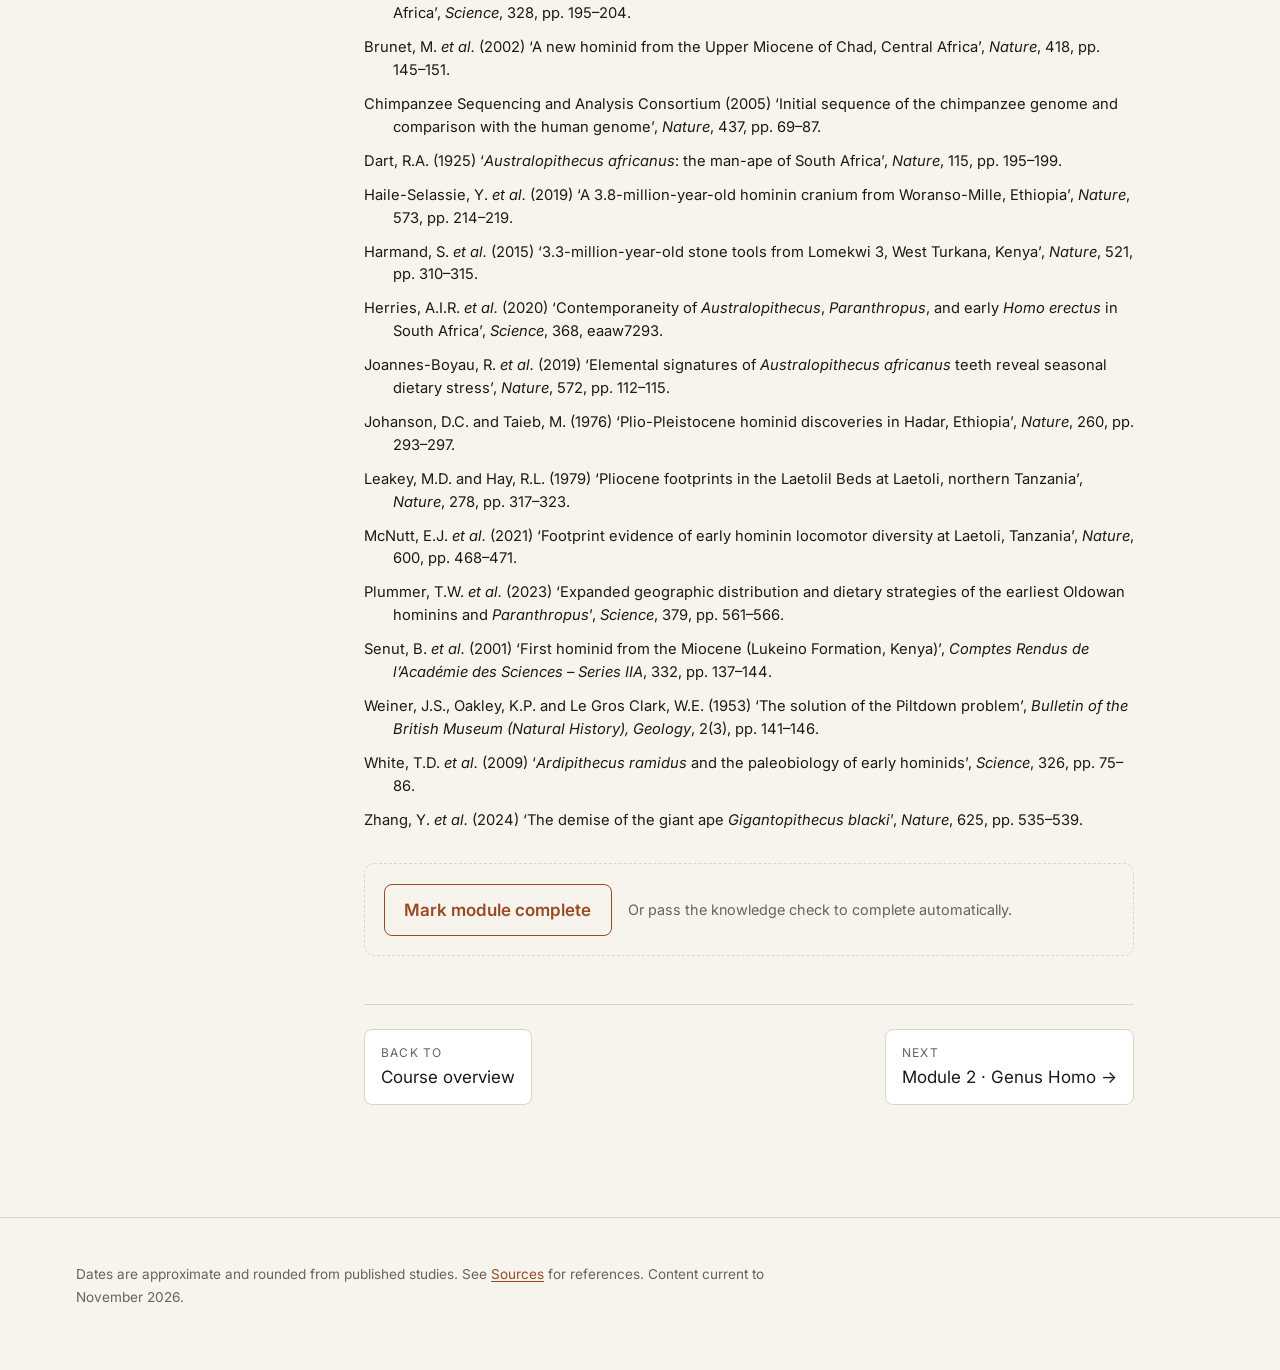
<file: site/module-1.html>
<!doctype html>
<html lang="en-AU">
<head>
<meta charset="utf-8">
<meta name="viewport" content="width=device-width, initial-scale=1">
<title>Deep Roots · Human Origins</title>
<meta name="description" content="Module 1: the earliest hominins, upright walking, the australopiths, and how fossils are dated.">
<link rel="preconnect" href="https://fonts.googleapis.com">
<link rel="preconnect" href="https://fonts.gstatic.com" crossorigin>
<link href="https://fonts.googleapis.com/css2?family=Fraunces:opsz,wght@9..144,500;9..144,600&family=Inter:wght@400;600;700&display=swap" rel="stylesheet">
<link rel="stylesheet" href="assets/styles.css">
<link rel="icon" href="data:image/svg+xml,%3Csvg xmlns='http://www.w3.org/2000/svg' viewBox='0 0 32 32'%3E%3Ccircle cx='16' cy='16' r='14' fill='%239a4a22'/%3E%3Cpath d='M10 22c2-8 4-12 6-12s4 4 6 12' stroke='%23fff' stroke-width='2.5' fill='none' stroke-linecap='round'/%3E%3C/svg%3E">
</head>
<body>
<a class="skip" href="#main">Skip to content</a>
<header class="site-header"><div class="inner">
  <a class="brand" href="index.html">Human <span>Origins</span></a>
  <button class="nav-toggle" aria-expanded="false" aria-controls="nav">Menu</button>
  <nav class="site-nav" id="nav" aria-label="Course">
    <a href="index.html">Overview</a>
    <a href="module-1.html" aria-current="page">1 · Deep roots</a>
    <a href="module-2.html">2 · Genus Homo</a>
    <a href="module-3.html">3 · Our species</a>
    <a href="module-4.html">4 · Sahul</a>
    <a href="timeline.html">Timeline</a>
    <a href="resources.html">Sources</a>
    <button class="theme-toggle" type="button" aria-label="Toggle dark mode"><svg width="16" height="16" viewBox="0 0 16 16" aria-hidden="true" style="display:block"><circle cx="8" cy="8" r="6.5" fill="none" stroke="currentColor" stroke-width="1.5"/><path d="M8 1.5a6.5 6.5 0 0 1 0 13z" fill="currentColor"/></svg></button>
  </nav>
</div></header>

<main id="main">
<div class="wrap">
  <header class="module-head">
    <p class="eyebrow">Module 1 of 4 · About 25 minutes</p>
    <h1>Deep roots: from apes to the first hominins</h1>
    <p class="lede">The human lineage began in Africa between roughly 7 and 2 million years ago. This module covers what separates hominins from other apes, why upright walking came long before big brains, and how we put dates on bones millions of years old.</p>
    <div class="meta-row"><span>7 – 2 million years ago</span><span data-status-for="m1" class="status">Not started</span></div>
  </header>

  <div class="module-layout">
    <aside class="toc" aria-label="In this module">
      <h2>In this module</h2>
      <ol>
        <li><a href="#outcomes">Learning outcomes</a></li>
        <li><a href="#s1">1.1 Family resemblance</a></li>
        <li><a href="#s2">1.2 What makes a hominin</a></li>
        <li><a href="#m1-a1" class="toc-act">Activity: Myth or fact?</a></li>
        <li><a href="#s3">1.3 The earliest candidates</a></li>
        <li><a href="#s4">1.4 Walking first</a></li>
        <li><a href="#m1-a2" class="toc-act">Activity: Built for walking</a></li>
        <li><a href="#s5">1.5 The australopiths</a></li>
        <li><a href="#case">Case study: the Taung Child</a></li>
        <li><a href="#s6">1.6 A bush, not a ladder</a></li>
        <li><a href="#s7">1.7 Dating the deep past</a></li>
        <li><a href="#m1-a3" class="toc-act">Activity: Dating methods</a></li>
        <li><a href="#reflect">Reflection</a></li>
        <li><a href="#quiz">Knowledge check</a></li>
        <li><a href="#game" class="toc-act">Game: Ages of Evolution</a></li>
        <li><a href="#references">References</a></li>
      </ol>
      <p class="progress-mini"><span data-progress-count>0</span>/4 modules complete<span class="acts-mini" data-acts-for="m1"></span></p>
    </aside>

    <article class="content">
      <div class="box outcomes" id="outcomes">
        <p class="box-title">Learning outcomes</p>
        <p>By the end of this module you should be able to:</p>
        <ol>
          <li>Explain what humans share with other primates and where our lineage separated from the chimpanzee lineage.</li>
          <li>List the traits palaeoanthropologists use to identify a fossil as a hominin.</li>
          <li>Describe the main early hominin groups, including <em>Ardipithecus</em>, <em>Australopithecus</em> and <em>Paranthropus</em>.</li>
          <li>Explain why upright walking evolved millions of years before large brains.</li>
          <li>Outline how fossils in East and South Africa are dated.</li>
        </ol>
      </div>

      <h2 id="s1">1.1 Family resemblance</h2>
      <p>Humans are primates, and more specifically great apes. Our closest living relatives are chimpanzees and bonobos. Gorillas are the next closest, then orangutans. Across the parts of the genome that can be directly compared, human and chimpanzee DNA differs by only about 1.2% at the level of single DNA letters <span class="cite">(<a href="#ref-chimp2005">Chimpanzee Sequencing and Analysis Consortium, 2005</a>)</span>, although the difference is larger once insertions, deletions and duplications are counted.</p>
      <p>A common misconception is that humans evolved <em>from</em> chimpanzees. We did not. Humans and chimpanzees share a common ancestor that lived in Africa. Estimates from genetic data for when the two lineages separated mostly fall between about 6 and 10 million years ago, depending on the assumed mutation rate and generation time <span class="cite">(<a href="#ref-chimp2005">Chimpanzee Sequencing and Analysis Consortium, 2005</a>)</span>. Since then, both lineages have kept evolving. A modern chimpanzee has had exactly as long to change as we have.</p>
      <p>From our primate ancestry we inherit grasping hands with nails rather than claws, forward-facing eyes with depth perception and colour vision, large brains for our body size, slow growth with a long childhood, and complex social lives. Human evolution builds on this primate base. It does not start from scratch.</p>

      <div class="box aus">
        <p class="box-title">Australian research</p>
        <p><strong>Not every ape lineage survived.</strong> <em>Gigantopithecus blacki</em>, a giant ape from southern China, may have stood about 3 metres tall. In 2024 a Chinese–Australian team, with dating led from Macquarie University and tooth-chemistry analysis from Southern Cross University, showed it went extinct between about 295,000 and 215,000 years ago. As forests became more seasonal, it failed to shift its diet, while orangutans in the same region adapted <span class="cite">(<a href="#ref-zhang2024">Zhang et al., 2024</a>)</span>. Specialisation can be fatal when environments change, and this is a theme that recurs across hominin evolution.</p>
      </div>

      <h2 id="s2">1.2 What makes a hominin</h2>
      <p><strong>Hominin</strong> is the term for humans and every extinct species more closely related to us than to chimpanzees. Identifying an early hominin is hard, because near the split the two lineages looked very similar. Researchers look for a cluster of traits:</p>
      <div class="table-wrap"><table>
        <thead><tr><th>Trait</th><th>What to look for in fossils</th><th>Why it matters</th></tr></thead>
        <tbody>
          <tr><td>Upright walking (bipedalism)</td><td>A forward-placed <em>foramen magnum</em> (the hole where the spinal cord exits the skull); a short, bowl-shaped pelvis; angled thigh bones; an arched foot</td><td>The earliest and most reliable hominin signal</td></tr>
          <tr><td>Smaller canine teeth</td><td>Canines that do not project and are not sharpened against the lower premolar</td><td>May reflect changes in competition between males</td></tr>
          <tr><td>Thick tooth enamel, large molars</td><td>Enamel thickness and grinding surface</td><td>Diets with tougher, more abrasive foods</td></tr>
          <tr><td>Larger brains</td><td>Cranial capacity relative to body size</td><td>A much later development, mainly within <em>Homo</em></td></tr>
        </tbody>
      </table></div>
      <div class="box key">
        <p class="box-title">Key idea</p>
        <p>Human traits did not appear together as a package. Upright walking came first, roughly 6–7 million years ago. Significant brain expansion followed more than 4 million years later. Scientists call this <strong>mosaic evolution</strong>: different parts of the body evolve at different rates.</p>
      </div>

            <section class="activity" id="m1-a1" data-activity="m1-a1" data-type="flip" aria-labelledby="m1-a1-h">
        <div class="act-head">
          <span class="act-icon" aria-hidden="true"><svg viewBox="0 0 20 20" fill="none" stroke="currentColor" stroke-width="1.8" stroke-linejoin="round"><rect x="2.5" y="4" width="10" height="13" rx="2"/><path d="M7.5 4V3a1.5 1.5 0 0 1 1.5-1.5h7A1.5 1.5 0 0 1 17.5 3v11A1.5 1.5 0 0 1 16 15.5h-3.5"/></svg></span>
          <div><p class="box-title">Activity · Flip cards</p><h3 id="m1-a1-h">Myth or fact?</h3></div>
          <span class="act-done" hidden>✓ Completed</span>
        </div>
        <div class="act-body">
          <p>Decide whether each statement is a myth or a fact, then turn the card to check.</p>
          <div class="flip-grid">
            <button class="flip" type="button" aria-pressed="false">
              <span class="flip-inner">
                <span class="flip-face flip-front"><span class="flip-tag">Myth or fact?</span><span class="flip-text">Humans evolved from chimpanzees.</span><span class="flip-hint">Select to turn over</span></span>
                <span class="flip-face flip-back"><span class="flip-tag">Myth</span><span class="flip-text">Humans and chimpanzees share a common ancestor that lived roughly 6–10 million years ago. Both lineages have been evolving ever since.</span></span>
              </span>
            </button>
            <button class="flip" type="button" aria-pressed="false">
              <span class="flip-inner">
                <span class="flip-face flip-front"><span class="flip-tag">Myth or fact?</span><span class="flip-text">Upright walking evolved millions of years before large brains.</span><span class="flip-hint">Select to turn over</span></span>
                <span class="flip-face flip-back"><span class="flip-tag">Fact</span><span class="flip-text">Bipedal features appear about 6–7 million years ago. Major brain expansion happens within <em>Homo</em>, after about 2 million years ago.</span></span>
              </span>
            </button>
            <button class="flip" type="button" aria-pressed="false">
              <span class="flip-inner">
                <span class="flip-face flip-front"><span class="flip-tag">Myth or fact?</span><span class="flip-text">Human and chimpanzee DNA differ by only about 1.2% in single DNA letters.</span><span class="flip-hint">Select to turn over</span></span>
                <span class="flip-face flip-back"><span class="flip-tag">Fact</span><span class="flip-text">True for directly comparable sequence. The difference is larger once insertions, deletions and duplications are counted.</span></span>
              </span>
            </button>
            <button class="flip" type="button" aria-pressed="false">
              <span class="flip-inner">
                <span class="flip-face flip-front"><span class="flip-tag">Myth or fact?</span><span class="flip-text">The first hominins stood up because forests turned into open savannah.</span><span class="flip-hint">Select to turn over</span></span>
                <span class="flip-face flip-back"><span class="flip-tag">Myth (mostly)</span><span class="flip-text">"Ardi" and other early hominins lived in woodland. Upright walking began in mixed, partly wooded habitats.</span></span>
              </span>
            </button>
          </div>
          <p class="act-status" role="status" aria-live="polite"></p>
        </div>
      </section>

      <h2 id="s3">1.3 The earliest candidates</h2>
      <p>Three groups dating to between about 7 and 4.4 million years ago are the main candidates for the earliest hominins. All are known from limited material, and each claim has been challenged.</p>
      <ul>
        <li><strong><em>Sahelanthropus tchadensis</em></strong> (about 7 million years ago, Chad). It is known from a distorted cranium nicknamed Toumaï, found in 2001. Its discovery 2,500 km west of the East African Rift showed that early hominins were not confined to East Africa. Whether it walked upright is still argued over limb bones found nearby <span class="cite">(<a href="#ref-brunet2002">Brunet et al., 2002</a>)</span>.</li>
        <li><strong><em>Orrorin tugenensis</em></strong> (about 6 million years ago, Kenya). The shape of its thigh bones suggests it bore weight on two legs <span class="cite">(<a href="#ref-senut2001">Senut et al., 2001</a>)</span>.</li>
        <li><strong><em>Ardipithecus</em></strong> (5.8–4.4 million years ago, Ethiopia). A partial skeleton of <em>Ar. ramidus</em> known as "Ardi", dated to 4.4 million years ago, was published in detail in 2009. Ardi had a pelvis partly adapted for upright walking but kept an opposable big toe for grasping branches. Plant and animal fossils around Ardi indicate woodland, not open grassland <span class="cite">(<a href="#ref-white2009">White et al., 2009</a>)</span>.</li>
      </ul>
      <p>Ardi changed thinking in two ways. First, it argued against the idea that our ancestors went through a chimpanzee-like knuckle-walking stage. Second, it challenged the "savannah hypothesis", the long-held view that hominins stood up because forests gave way to open grassland.</p>

      <h2 id="s4">1.4 Walking first</h2>
      <p>Why walk upright? Bipedalism has costs. It is slower than four-legged running, it strains the lower back and knees, and it narrows the birth canal. It must have offered advantages strong enough to outweigh these. The main hypotheses, which are not mutually exclusive, are:</p>
      <ul>
        <li><strong>Energy efficiency.</strong> Walking on two legs uses less energy than chimpanzee-style knuckle-walking over long distances between patches of food.</li>
        <li><strong>Carrying.</strong> Freed hands can carry food, infants or tools.</li>
        <li><strong>Feeding posture.</strong> Standing to reach fruit in low branches, as some apes do today.</li>
        <li><strong>Heat management.</strong> An upright body exposes less surface to the midday sun and catches more breeze. This matters more in open landscapes.</li>
      </ul>
      <p>The clearest evidence of early upright walking is the <strong>Laetoli footprints</strong> in Tanzania. About 3.66 million years ago, at least two individuals walked across damp volcanic ash, which then hardened. The prints show a heel strike and a big toe aligned with the other toes. These are the features of a human-like stride <span class="cite">(<a href="#ref-leakey1979">Leakey and Hay, 1979</a>)</span>. A second set of prints at Laetoli, re-examined in 2021, may belong to a different hominin with a different gait. This suggests more than one way of walking upright existed at the same time <span class="cite">(<a href="#ref-mcnutt2021">McNutt et al., 2021</a>)</span>.</p>

            <section class="activity" id="m1-a2" data-activity="m1-a2" data-type="hotspot" aria-labelledby="m1-a2-h">
        <div class="act-head">
          <span class="act-icon" aria-hidden="true"><svg viewBox="0 0 20 20" fill="none" stroke="currentColor" stroke-width="1.8"><circle cx="10" cy="10" r="7.5"/><circle cx="10" cy="10" r="2.5" fill="currentColor"/></svg></span>
          <div><p class="box-title">Activity · Hotspot</p><h3 id="m1-a2-h">Built for walking</h3></div>
          <span class="act-done" hidden>✓ Completed</span>
        </div>
        <div class="act-body">
          <p>These are the skeletal features palaeoanthropologists check when deciding whether a fossil walked upright. <span style="color:var(--ink-2)">Select each numbered point.</span></p>
          <div class="hs-wrap">
            <div class="hs-stage">
              <svg viewBox="0 0 300 480" role="img" aria-labelledby="m1-a2-svgt"><title id="m1-a2-svgt">Schematic front view of a human skeleton showing features linked to upright walking</title>
                <g fill="none" stroke-linecap="round" stroke-linejoin="round" style="stroke:var(--ink-3)">
                  <ellipse cx="150" cy="58" rx="36" ry="44" stroke-width="5"/>
                  <path d="M150 102 C162 140 140 175 150 205 C160 235 156 250 150 262" stroke-width="7"/>
                  <path d="M118 128 C100 150 104 200 128 214 M182 128 C200 150 196 200 172 214" stroke-width="4"/>
                  <path d="M116 134 C130 150 170 150 184 134 M114 160 C130 174 170 174 186 160 M118 186 C132 196 168 196 182 186" stroke-width="3"/>
                  <path d="M104 126 H196" stroke-width="5"/>
                  <path d="M104 126 L90 200 L84 268 M196 126 L210 200 L216 268" stroke-width="5"/>
                  <path d="M112 258 C112 300 188 300 188 258 C175 270 125 270 112 258 Z" stroke-width="5"/>
                  <path d="M126 290 L142 392 L140 452 M174 290 L158 392 L160 452" stroke-width="6"/>
                  <path d="M140 452 L136 466 L104 468 M160 452 L164 466 L196 468" stroke-width="5"/>
                </g>
                <text x="288" y="24" font-size="12" text-anchor="end" class="muted">Schematic, front view</text>
              </svg>
              <button class="hs-pin" type="button" data-hs="0" style="left:50%;top:21.5%" aria-label="1: Foramen magnum">1</button>
              <button class="hs-pin" type="button" data-hs="1" style="left:56%;top:44%" aria-label="2: S-shaped spine">2</button>
              <button class="hs-pin" type="button" data-hs="2" style="left:50%;top:57%" aria-label="3: Short, bowl-shaped pelvis">3</button>
              <button class="hs-pin" type="button" data-hs="3" style="left:44%;top:72%" aria-label="4: Angled thigh bones">4</button>
              <button class="hs-pin" type="button" data-hs="4" style="left:61%;top:96%" aria-label="5: Arched foot and aligned big toe">5</button>
            </div>
            <div class="hs-panel" aria-live="polite">
              <p class="hs-intro" style="color:var(--ink-2)">Select a numbered point on the skeleton to read about it.</p>
              <div class="hs-info" data-for="0" hidden><h4>1. Foramen magnum</h4><p>The opening where the spinal cord leaves the skull. In habitual bipeds it sits forward, under the skull, so the head balances on top of a vertical spine. In chimpanzees it is further back.</p><p>This was Raymond Dart’s key evidence for the Taung Child, and it is used for <em>Sahelanthropus</em>.</p></div>
              <div class="hs-info" data-for="1" hidden><h4>2. S-shaped spine</h4><p>A forward curve in the lower back (lumbar lordosis) keeps the upper body’s weight over the hips. It also explains why humans are prone to lower back pain.</p></div>
              <div class="hs-info" data-for="2" hidden><h4>3. Short, bowl-shaped pelvis</h4><p>A short, broad pelvis lets hip muscles hold the body steady while standing on one leg mid-stride. It also narrows the birth canal, which makes human birth difficult.</p><p>Ardi’s upper pelvis was already partly reshaped this way.</p></div>
              <div class="hs-info" data-for="3" hidden><h4>4. Angled thigh bones</h4><p>The thigh bones angle inwards so the knees sit under the body’s centre of mass. Lucy’s knee shows this angle clearly.</p></div>
              <div class="hs-info" data-for="4" hidden><h4>5. Arched foot and aligned big toe</h4><p>An arched foot absorbs shock and acts as a lever for push-off, and the big toe lines up with the other toes.</p><p>The 3.66-million-year-old Laetoli footprints show both. Ardi still had a grasping, opposable big toe.</p></div>
            </div>
          </div>
          <p class="act-status" role="status" aria-live="polite"></p>
        </div>
      </section>

      <h2 id="s5">1.5 The australopiths</h2>
      <p>Between about 4.2 and 2 million years ago, Africa was home to several species of <em>Australopithecus</em> ("southern ape"). They walked upright on the ground but kept long arms and curved fingers suited to climbing. Their brains were about 400–550 cubic centimetres, only slightly larger than a chimpanzee's. They stood between about 1.0 and 1.5 metres tall.</p>
      <ul>
        <li><strong><em>Au. anamensis</em></strong> (4.2–3.8 million years ago) is the earliest. A near-complete cranium described in 2019 showed it overlapped in time with the next species <span class="cite">(<a href="#ref-haile2019">Haile-Selassie et al., 2019</a>)</span>.</li>
        <li><strong><em>Au. afarensis</em></strong> (3.9–2.9 million years ago) includes "Lucy", a 40% complete skeleton found at Hadar, Ethiopia, in 1974 and dated to about 3.2 million years ago <span class="cite">(<a href="#ref-johanson1976">Johanson and Taieb, 1976</a>)</span>. More than 300 individuals of this species are known, making it one of the best-understood early hominins.</li>
        <li><strong><em>Au. africanus</em></strong> (about 3.3–2.1 million years ago) is from South African caves. It was the first australopith ever named, as the case study below describes.</li>
        <li><strong><em>Au. sediba</em></strong> (about 1.98 million years ago, Malapa, South Africa) combines australopith traits with some features seen in <em>Homo</em>, such as a more human-like hand <span class="cite">(<a href="#ref-berger2010">Berger et al., 2010</a>)</span>.</li>
      </ul>

      <div class="box aus">
        <p class="box-title">Australian research</p>
        <p><strong>Reading a childhood in tooth chemistry.</strong> Teeth grow in daily layers, much like tree rings. In 2019 a team led by Renaud Joannes-Boyau of Southern Cross University used lasers to map trace elements along the growth layers of 2.6–2.1-million-year-old <em>Au. africanus</em> teeth. Regular cycles of barium and lithium showed that infants were breastfed intensively for about their first year, then returned to breast milk during seasonal food shortages over several years <span class="cite">(<a href="#ref-joannes2019">Joannes-Boyau et al., 2019</a>)</span>. This is direct evidence of the stress early hominins faced, without any assumptions about behaviour.</p>
      </div>

      <figure class="video" id="video-m1" data-youtube="" data-title="Lucy and the first upright walkers" hidden>
        <div class="video-frame"></div>
        <figcaption><strong>Watch: Lucy and the first upright walkers</strong> · <a class="video-link" href="#">Open on YouTube</a>
          <ul><li>As you watch, look for the features that show upright walking (Section 1.2).</li><li>Notice which traits are still ape-like: a small brain, long arms and curved fingers.</li></ul>
        </figcaption>
      </figure>

      <section class="case" id="case" aria-labelledby="case-h">
        <div class="case-head">
          <p class="box-title">Case study</p>
          <h3 id="case-h">The Taung Child and Raymond Dart</h3>
        </div>
        <div class="case-body">
          <dl class="case-facts">
            <div><dt>Found</dt><dd>1924, Taung, South Africa</dd></div>
            <div><dt>Age</dt><dd>About 2.5–2.8 million years</dd></div>
            <div><dt>Species</dt><dd><em>Australopithecus africanus</em></dd></div>
            <div><dt>Described by</dt><dd>Raymond Dart (born Brisbane)</dd></div>
          </dl>
          <p>In 1924 quarry workers at Taung sent a block of limestone to Raymond Dart, a young Australian anatomist who had trained at the University of Queensland and the University of Sydney and was then teaching in Johannesburg. Dart spent weeks freeing a small face, jaw and natural brain cast from the rock. It belonged to a child of about three years old.</p>
          <p>In <em>Nature</em> in 1925 Dart named a new species, <em>Australopithecus africanus</em> <span class="cite">(<a href="#ref-dart1925">Dart, 1925</a>)</span>. He made two claims. First, the foramen magnum sat far enough forward to indicate upright walking. Second, Africa, not Asia or Europe, was where humans originated.</p>
          <p>The British scientific establishment largely rejected both claims. There were three reasons:</p>
          <ul>
            <li><strong>Expectation.</strong> Most experts expected the human lineage to have evolved a large brain first. The Taung Child had a small brain.</li>
            <li><strong>Piltdown Man.</strong> A skull "found" in England in 1912 combined a human-like cranium with an ape-like jaw, which matched the brain-first expectation. It was exposed as a forgery in 1953: a medieval human skull with an orangutan jaw <span class="cite">(<a href="#ref-weiner1953">Weiner, Oakley and Le Gros Clark, 1953</a>)</span>.</li>
            <li><strong>Prejudice.</strong> There was reluctance to accept Africa as humanity's birthplace, and doubt that a child's skull reported by a colonial outsider could be significant.</li>
          </ul>
          <p>Further finds from South African caves in the 1930s and 1940s, especially by Robert Broom, eventually vindicated Dart. In 2006, analysis of damage to the Taung skull showed the child had probably been killed by a large bird of prey, an eagle <span class="cite">(<a href="#ref-berger2006">Berger, 2006</a>)</span>.</p>
          <p><strong>Why it matters:</strong> it shows how strongly expectations can shape the interpretation of evidence, and that a forgery fitting those expectations can survive for 40 years. The same pattern, where data that do not fit the accepted model are dismissed until the evidence becomes overwhelming, appears again in Module 2 with <em>Homo floresiensis</em>.</p>
        </div>
      </section>

      <h2 id="s6">1.6 A bush, not a ladder</h2>
      <p>The familiar "march of progress" image, a line of figures getting taller and more upright, is misleading. For most of the past 4 million years several hominin species lived at the same time, sometimes in the same landscape.</p>
      <p>The <strong>robust australopiths</strong>, genus <em>Paranthropus</em>, are the clearest example. From about 2.7 to 1 million years ago they had huge molars, thick jaws and a bony crest on top of the skull to anchor powerful chewing muscles. They were a successful side branch, specialised for tough plant foods, and they lived alongside early <em>Homo</em> for over a million years before dying out.</p>

      <div class="box aus">
        <p class="box-title">Australian research</p>
        <p><strong>Three genera at once.</strong> In 2020 an international team led by Andy Herries of La Trobe University reported finds from Drimolen cave, South Africa, dated to about 2.04–1.95 million years ago. They included the oldest known skull of <em>Homo erectus</em> and an early <em>Paranthropus robustus</em> skull. With <em>Au. sediba</em> at nearby Malapa, this means three hominin genera, <em>Australopithecus</em>, <em>Paranthropus</em> and <em>Homo</em>, lived in the same small region at about the same time <span class="cite">(<a href="#ref-herries2020">Herries et al., 2020</a>)</span>.</p>
      </div>

      <p><strong>Who made the first stone tools?</strong> Tool-making was long treated as the defining trait of <em>Homo</em> ("Man the Toolmaker"). That view no longer holds:</p>
      <ul>
        <li>Stone tools from Lomekwi 3, Kenya, reported in 2015, are about 3.3 million years old, older than any known <em>Homo</em> fossil <span class="cite">(<a href="#ref-harmand2015">Harmand et al., 2015</a>)</span>.</li>
        <li>At Nyayanga, Kenya, Oldowan tools about 2.6–3.0 million years old were found with <em>Paranthropus</em> teeth and with butchered hippopotamus bones (reported 2023) <span class="cite">(<a href="#ref-plummer2023">Plummer et al., 2023</a>)</span>.</li>
      </ul>
      <p>Tool use probably has deep roots among hominins. Chimpanzees also use stone hammers, so this should not be a surprise.</p>

      <h2 id="s7">1.7 Dating the deep past</h2>
      <p>A fossil without a date has little scientific value. No single method covers every site, so researchers combine several. Radiocarbon dating, the method most people know, only reaches back about 50,000 years. It is useless for the period covered in this module.</p>
      <div class="box method">
        <p class="box-title">How we know: dating methods for the early hominin record</p>
        <ul>
          <li><strong>Argon–argon (⁴⁰Ar/³⁹Ar) dating.</strong> In East Africa's Rift Valley, fossils lie between layers of volcanic ash. Volcanic crystals contain potassium, which decays to argon at a known rate. Dating ash layers above and below a fossil brackets its age, often to within a few tens of thousands of years. Lucy, Ardi and the Laetoli footprints are all dated this way.</li>
          <li><strong>Palaeomagnetism.</strong> Earth's magnetic field has reversed many times. Magnetic minerals in sediments record the field's direction when they were laid down. Matching a sequence of reversals to the global timescale gives an age range.</li>
          <li><strong>Uranium–lead dating.</strong> South African cave fossils have no volcanic ash. Instead, layers of flowstone (calcite) above and below fossils can be dated by uranium decay to lead, as at Drimolen and Malapa.</li>
          <li><strong>Electron spin resonance (ESR) and uranium-series dating.</strong> These measure radiation damage and uranium uptake in tooth enamel. Australia has a strong tradition in these methods, including specialists at Griffith University's Australian Research Centre for Human Evolution and at the ANU.</li>
          <li><strong>Biochronology.</strong> Fossils of animals with well-known time ranges, such as particular pigs or elephants, act as a cross-check.</li>
        </ul>
        <p>Strong dates come from several independent methods agreeing. When they disagree, it usually means something in the site's history has been misread, such as later disturbance mixing old and young material.</p>
      </div>

            <section class="activity" id="m1-a3" data-activity="m1-a3" data-type="match" aria-labelledby="m1-a3-h">
        <div class="act-head">
          <span class="act-icon" aria-hidden="true"><svg viewBox="0 0 20 20" fill="none" stroke="currentColor" stroke-width="1.8" stroke-linecap="round" stroke-linejoin="round"><path d="M10 2v16M2 10h16M10 2 7.5 4.5M10 2l2.5 2.5M10 18l-2.5-2.5M10 18l2.5-2.5M2 10l2.5-2.5M2 10l2.5 2.5M18 10l-2.5-2.5M18 10l-2.5 2.5"/></svg></span>
          <div><p class="box-title">Activity · Drag and drop · match</p><h3 id="m1-a3-h">Choose the right dating method</h3></div>
          <span class="act-done" hidden>✓ Completed</span>
        </div>
        <div class="act-body">
          <p class="dnd-instr">Match each dating method to the situation it suits best. <span class="sub" style="color:var(--ink-2)">Drag each card into the matching slot, or select a card and then select the slot. </span></p>
          <p class="dnd-bank-label" id="m1-a3-bank">Cards to place</p>
          <ul class="dnd-bank" aria-labelledby="m1-a3-bank">
            <li><button class="dnd-item" type="button" data-answer="upb">Uranium–lead dating</button></li>
            <li><button class="dnd-item" type="button" data-answer="pmag">Palaeomagnetism</button></li>
            <li><button class="dnd-item" type="button" data-answer="ar">Argon–argon dating</button></li>
            <li><button class="dnd-item" type="button" data-answer="esr">Electron spin resonance (ESR)</button></li>
            <li><button class="dnd-item" type="button" data-answer="c14">Radiocarbon dating</button></li>
          </ul>
          <div class="dnd-zones match">
            <div class="dnd-zone" data-zone="ar" data-cap="1">
              <button class="dnd-target" type="button"><strong>A 3.2-million-year-old skeleton lying between two volcanic ash layers in Ethiopia</strong></button>
              <ul class="dnd-list"></ul>
            </div>
            <div class="dnd-zone" data-zone="upb" data-cap="1">
              <button class="dnd-target" type="button"><strong>A 2-million-year-old skull between layers of flowstone in a South African cave</strong></button>
              <ul class="dnd-list"></ul>
            </div>
            <div class="dnd-zone" data-zone="c14" data-cap="1">
              <button class="dnd-target" type="button"><strong>Charcoal from a hearth about 30,000 years old</strong></button>
              <ul class="dnd-list"></ul>
            </div>
            <div class="dnd-zone" data-zone="pmag" data-cap="1">
              <button class="dnd-target" type="button"><strong>Lake sediments recording a known reversal of Earth’s magnetic field</strong></button>
              <ul class="dnd-list"></ul>
            </div>
            <div class="dnd-zone" data-zone="esr" data-cap="1">
              <button class="dnd-target" type="button"><strong>A fossil tooth whose enamel has absorbed natural radiation over time</strong></button>
              <ul class="dnd-list"></ul>
            </div>
          </div>
          <div class="act-actions" style="margin-top:.6rem"><button class="btn secondary small" type="button" data-dnd-return>Return selected card</button></div>
          <div class="act-actions">
            <button class="btn small" type="button" data-check>Check answers</button>
            <button class="btn secondary small" type="button" data-reveal hidden>Show answers</button>
            <button class="btn secondary small" type="button" data-reset>Reset</button>
          </div>
          <div class="act-explain" hidden><p><strong>Why:</strong> argon–argon dates volcanic crystals, so it suits East Africa’s ash layers. South African caves have no ash, so the flowstone above and below fossils is dated by uranium–lead. Radiocarbon only works on organic material younger than about 50,000 years. Palaeomagnetism matches magnetic reversals to the global timescale. ESR measures radiation damage that builds up in tooth enamel.</p></div>
          <p class="act-status" role="status" aria-live="polite"></p>
        </div>
      </section>

      <h3>Module summary</h3>
      <ul>
        <li>Humans and chimpanzees share a common ancestor that lived in Africa roughly 6–10 million years ago.</li>
        <li>Upright walking is the earliest hominin trait. Brain expansion came millions of years later.</li>
        <li>Australopiths walked upright but kept climbing adaptations and small brains.</li>
        <li>Hominin evolution was branching: several species often coexisted, and stone tools predate <em>Homo</em>.</li>
        <li>Dates come from combining methods such as argon–argon dating of volcanic ash and uranium–lead dating of cave flowstones.</li>
      </ul>

      <div class="box reflect" id="reflect">
        <p class="box-title">Reflection</p>
        <p>The Taung Child was dismissed for more than 20 years because it did not match what experts expected. Think of a field you know well. What evidence might currently be discounted because it does not fit the accepted model, and what would it take to change minds?</p>
        <textarea data-note="m1-r1" aria-label="Your reflection"></textarea>
        <span class="saved"></span>
      </div>

      <section class="quiz" id="quiz" data-module="m1" data-pass="4" aria-labelledby="quiz-h">
        <h2 id="quiz-h">Knowledge check</h2>
        <p>Five questions. Score 4 or more to complete the module.</p>

        <div class="q" data-answer="c" data-explain="Humans and chimpanzees share a common ancestor; both lineages have continued evolving for the same length of time since the split.">
          <p class="q-text">1. Which statement best describes the relationship between humans and chimpanzees?</p>
          <div class="q-opts">
            <button class="q-opt" data-k="a">Humans evolved from chimpanzees about 2 million years ago.</button>
            <button class="q-opt" data-k="b">Chimpanzees are an earlier, less evolved stage of human evolution.</button>
            <button class="q-opt" data-k="c">Humans and chimpanzees share a common ancestor that lived roughly 6–10 million years ago.</button>
            <button class="q-opt" data-k="d">Humans are more closely related to gorillas than to chimpanzees.</button>
          </div>
          <div class="q-feedback" aria-live="polite"></div>
        </div>

        <div class="q" data-answer="b" data-explain="Bipedal adaptations appear around 6–7 million years ago; major brain expansion occurs within Homo, after about 2 million years ago. This is mosaic evolution.">
          <p class="q-text">2. Which trait appeared first in the human lineage?</p>
          <div class="q-opts">
            <button class="q-opt" data-k="a">A large brain</button>
            <button class="q-opt" data-k="b">Upright walking</button>
            <button class="q-opt" data-k="c">Stone tool production</button>
            <button class="q-opt" data-k="d">Control of fire</button>
          </div>
          <div class="q-feedback" aria-live="polite"></div>
        </div>

        <div class="q" data-answer="d" data-explain="Dart, an Australian anatomist, named Au. africanus in 1925. His claims of upright walking and an African origin were rejected partly because experts expected a big brain first — an expectation the Piltdown forgery appeared to confirm.">
          <p class="q-text">3. Why was Raymond Dart's 1925 claim about the Taung Child widely rejected at first?</p>
          <div class="q-opts">
            <button class="q-opt" data-k="a">The fossil was shown to be a forgery.</button>
            <button class="q-opt" data-k="b">Radiocarbon dating showed it was too young.</button>
            <button class="q-opt" data-k="c">It was found outside Africa.</button>
            <button class="q-opt" data-k="d">Its small brain clashed with the expectation that brain growth came first.</button>
          </div>
          <div class="q-feedback" aria-live="polite"></div>
        </div>

        <div class="q" data-answer="a" data-explain="Lomekwi 3 tools (about 3.3 Ma) predate known Homo fossils, and Paranthropus teeth were found with early Oldowan tools at Nyayanga. Tool-making is no longer seen as unique to Homo.">
          <p class="q-text">4. What does the evidence from Lomekwi 3 and Nyayanga in Kenya suggest?</p>
          <div class="q-opts">
            <button class="q-opt" data-k="a">Stone tools were made before, or by hominins other than, <em>Homo</em>.</button>
            <button class="q-opt" data-k="b">Early hominins lived only on open savannah.</button>
            <button class="q-opt" data-k="c"><em>Paranthropus</em> was the direct ancestor of <em>Homo</em>.</button>
            <button class="q-opt" data-k="d">Stone tools first appeared about 1 million years ago.</button>
          </div>
          <div class="q-feedback" aria-live="polite"></div>
        </div>

        <div class="q" data-answer="c" data-explain="South African caves lack volcanic ash, so uranium–lead dating of flowstone layers is used. Radiocarbon only reaches about 50,000 years back.">
          <p class="q-text">5. A 2-million-year-old fossil is found in a South African cave with no volcanic ash. Which method is most likely to date it?</p>
          <div class="q-opts">
            <button class="q-opt" data-k="a">Radiocarbon dating of the bone</button>
            <button class="q-opt" data-k="b">Argon–argon dating of volcanic crystals</button>
            <button class="q-opt" data-k="c">Uranium–lead dating of flowstone layers above and below the fossil</button>
            <button class="q-opt" data-k="d">Counting tree rings</button>
          </div>
          <div class="q-feedback" aria-live="polite"></div>
        </div>

        <div class="quiz-result" role="status"></div>
        <div class="quiz-actions"><button class="btn secondary" type="button" data-quiz-reset>Retake quiz</button></div>
      </section>

      <section class="game-card" id="game" aria-labelledby="game-h">
        <svg viewBox="0 0 96 96" aria-hidden="true"><circle cx="48" cy="48" r="46" fill="#9a4a22"/><path d="M48 18 72 32v32L48 78 24 64V32z" fill="#f0b07f" stroke="#1d1a16" stroke-width="3"/><path d="M40 62c2-9 4-14 8-16m0 0c4 2 6 7 8 16M48 46V36" stroke="#1d1a16" stroke-width="4" fill="none" stroke-linecap="round"/><circle cx="48" cy="31" r="5" fill="#1d1a16"/></svg>
        <div>
          <p class="box-title">Module 1 finale · Game</p>
          <h2 id="game-h">Ages of Evolution</h2>
          <p>Put what you’ve learned to work. Travel from 8 to 2 million years ago, collect the six Age Stones and evolve from the last common ancestor to <em>Homo erectus</em>. Beware the eagle. About 10 minutes.</p>
          <a class="btn" href="evolve.html">Play the game</a> <span class="status" data-game-status style="margin-left:.5rem;vertical-align:middle">Not played</span>
        </div>
      </section>

      <section class="references" id="references" aria-labelledby="refs-h">
        <h2 id="refs-h">References</h2>
        <p class="ref-note">Harvard style. Citations in the text link to the full reference below.</p>
        <ul class="ref-list">
          <li id="ref-berger2006">Berger, L.R. (2006) ‘Brief communication: predatory bird damage to the Taung type-skull of <em>Australopithecus africanus</em> Dart 1925’, <em>American Journal of Physical Anthropology</em>, 131(2), pp. 166–168.</li>
          <li id="ref-berger2010">Berger, L.R. <em>et al.</em> (2010) ‘<em>Australopithecus sediba</em>: a new species of <em>Homo</em>-like australopith from South Africa’, <em>Science</em>, 328, pp. 195–204.</li>
          <li id="ref-brunet2002">Brunet, M. <em>et al.</em> (2002) ‘A new hominid from the Upper Miocene of Chad, Central Africa’, <em>Nature</em>, 418, pp. 145–151.</li>
          <li id="ref-chimp2005">Chimpanzee Sequencing and Analysis Consortium (2005) ‘Initial sequence of the chimpanzee genome and comparison with the human genome’, <em>Nature</em>, 437, pp. 69–87.</li>
          <li id="ref-dart1925">Dart, R.A. (1925) ‘<em>Australopithecus africanus</em>: the man-ape of South Africa’, <em>Nature</em>, 115, pp. 195–199.</li>
          <li id="ref-haile2019">Haile-Selassie, Y. <em>et al.</em> (2019) ‘A 3.8-million-year-old hominin cranium from Woranso-Mille, Ethiopia’, <em>Nature</em>, 573, pp. 214–219.</li>
          <li id="ref-harmand2015">Harmand, S. <em>et al.</em> (2015) ‘3.3-million-year-old stone tools from Lomekwi 3, West Turkana, Kenya’, <em>Nature</em>, 521, pp. 310–315.</li>
          <li id="ref-herries2020">Herries, A.I.R. <em>et al.</em> (2020) ‘Contemporaneity of <em>Australopithecus</em>, <em>Paranthropus</em>, and early <em>Homo erectus</em> in South Africa’, <em>Science</em>, 368, eaaw7293.</li>
          <li id="ref-joannes2019">Joannes-Boyau, R. <em>et al.</em> (2019) ‘Elemental signatures of <em>Australopithecus africanus</em> teeth reveal seasonal dietary stress’, <em>Nature</em>, 572, pp. 112–115.</li>
          <li id="ref-johanson1976">Johanson, D.C. and Taieb, M. (1976) ‘Plio-Pleistocene hominid discoveries in Hadar, Ethiopia’, <em>Nature</em>, 260, pp. 293–297.</li>
          <li id="ref-leakey1979">Leakey, M.D. and Hay, R.L. (1979) ‘Pliocene footprints in the Laetolil Beds at Laetoli, northern Tanzania’, <em>Nature</em>, 278, pp. 317–323.</li>
          <li id="ref-mcnutt2021">McNutt, E.J. <em>et al.</em> (2021) ‘Footprint evidence of early hominin locomotor diversity at Laetoli, Tanzania’, <em>Nature</em>, 600, pp. 468–471.</li>
          <li id="ref-plummer2023">Plummer, T.W. <em>et al.</em> (2023) ‘Expanded geographic distribution and dietary strategies of the earliest Oldowan hominins and <em>Paranthropus</em>’, <em>Science</em>, 379, pp. 561–566.</li>
          <li id="ref-senut2001">Senut, B. <em>et al.</em> (2001) ‘First hominid from the Miocene (Lukeino Formation, Kenya)’, <em>Comptes Rendus de l’Académie des Sciences – Series IIA</em>, 332, pp. 137–144.</li>
          <li id="ref-weiner1953">Weiner, J.S., Oakley, K.P. and Le Gros Clark, W.E. (1953) ‘The solution of the Piltdown problem’, <em>Bulletin of the British Museum (Natural History), Geology</em>, 2(3), pp. 141–146.</li>
          <li id="ref-white2009">White, T.D. <em>et al.</em> (2009) ‘<em>Ardipithecus ramidus</em> and the paleobiology of early hominids’, <em>Science</em>, 326, pp. 75–86.</li>
          <li id="ref-zhang2024">Zhang, Y. <em>et al.</em> (2024) ‘The demise of the giant ape <em>Gigantopithecus blacki</em>’, <em>Nature</em>, 625, pp. 535–539.</li>
        </ul>
      </section>

      <div class="complete-row">
        <button class="btn secondary" type="button" data-complete-btn="m1">Mark module complete</button>
        <span style="color:var(--ink-3);font-size:.9rem">Or pass the knowledge check to complete automatically.</span>
      </div>

      <nav class="pager" aria-label="Module navigation">
        <a href="index.html"><small>Back to</small>Course overview</a>
        <a href="module-2.html"><small>Next</small>Module 2 · Genus Homo →</a>
      </nav>
    </article>
  </div>
</div>
</main>

<footer class="site-footer"><div class="wrap">
  <p>Dates are approximate and rounded from published studies. See <a href="resources.html">Sources</a> for references. Content current to November 2026.</p>
</div></footer>
<script src="assets/app.js"></script>
<script src="assets/activities.js"></script>
<script src="assets/videos.js"></script>
</body>
</html>
</file>
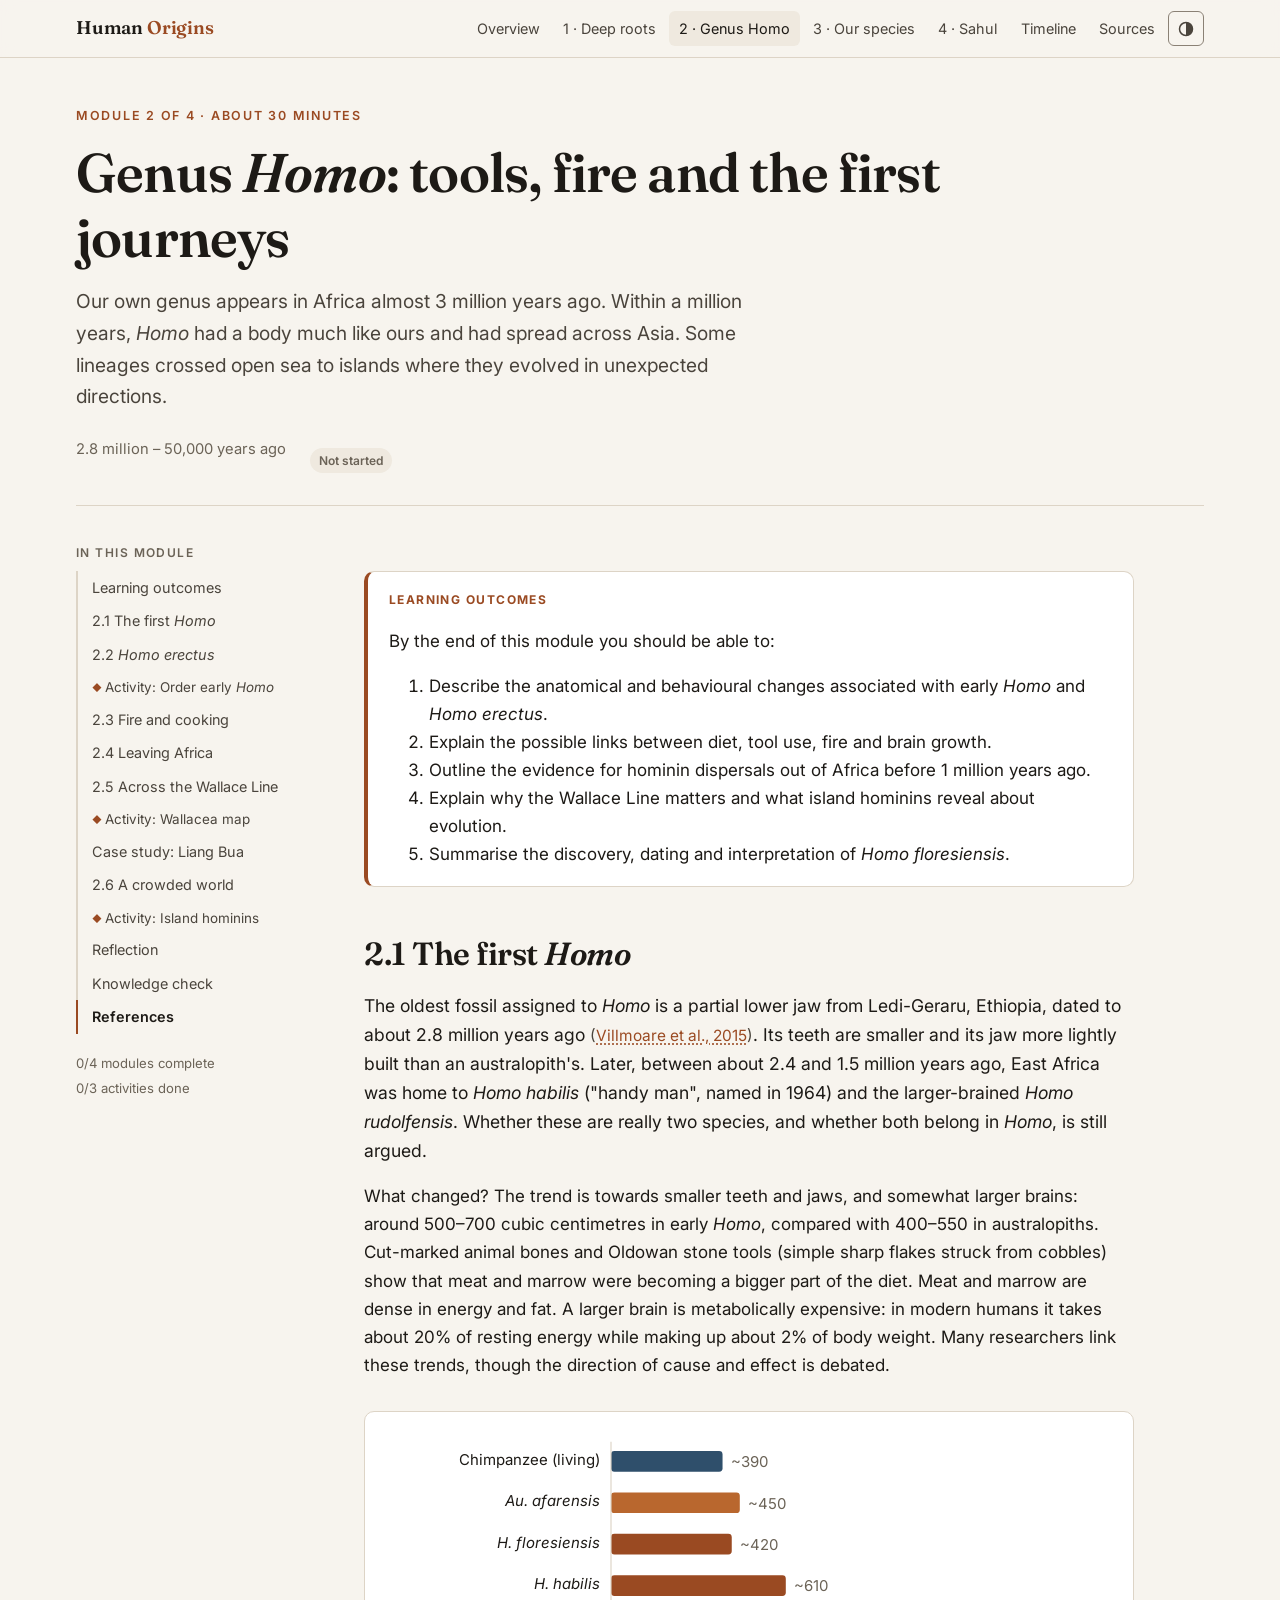
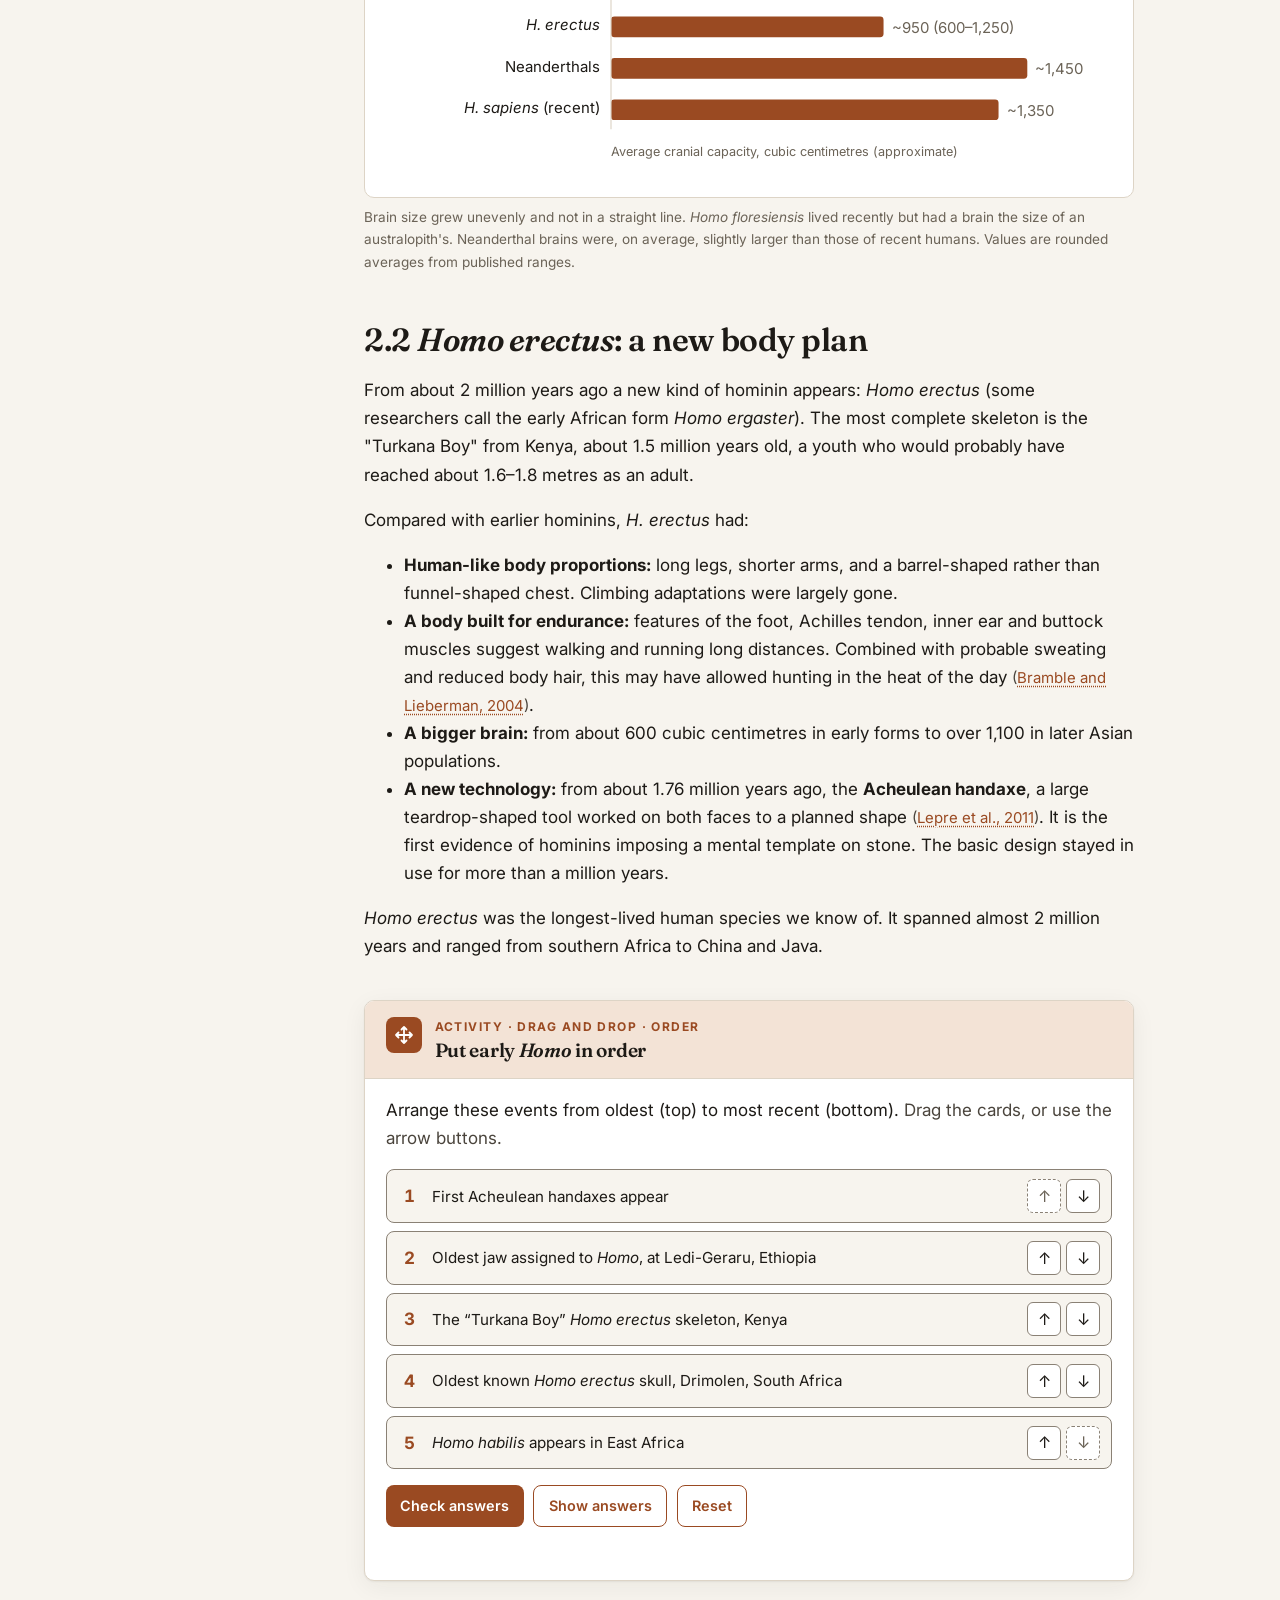
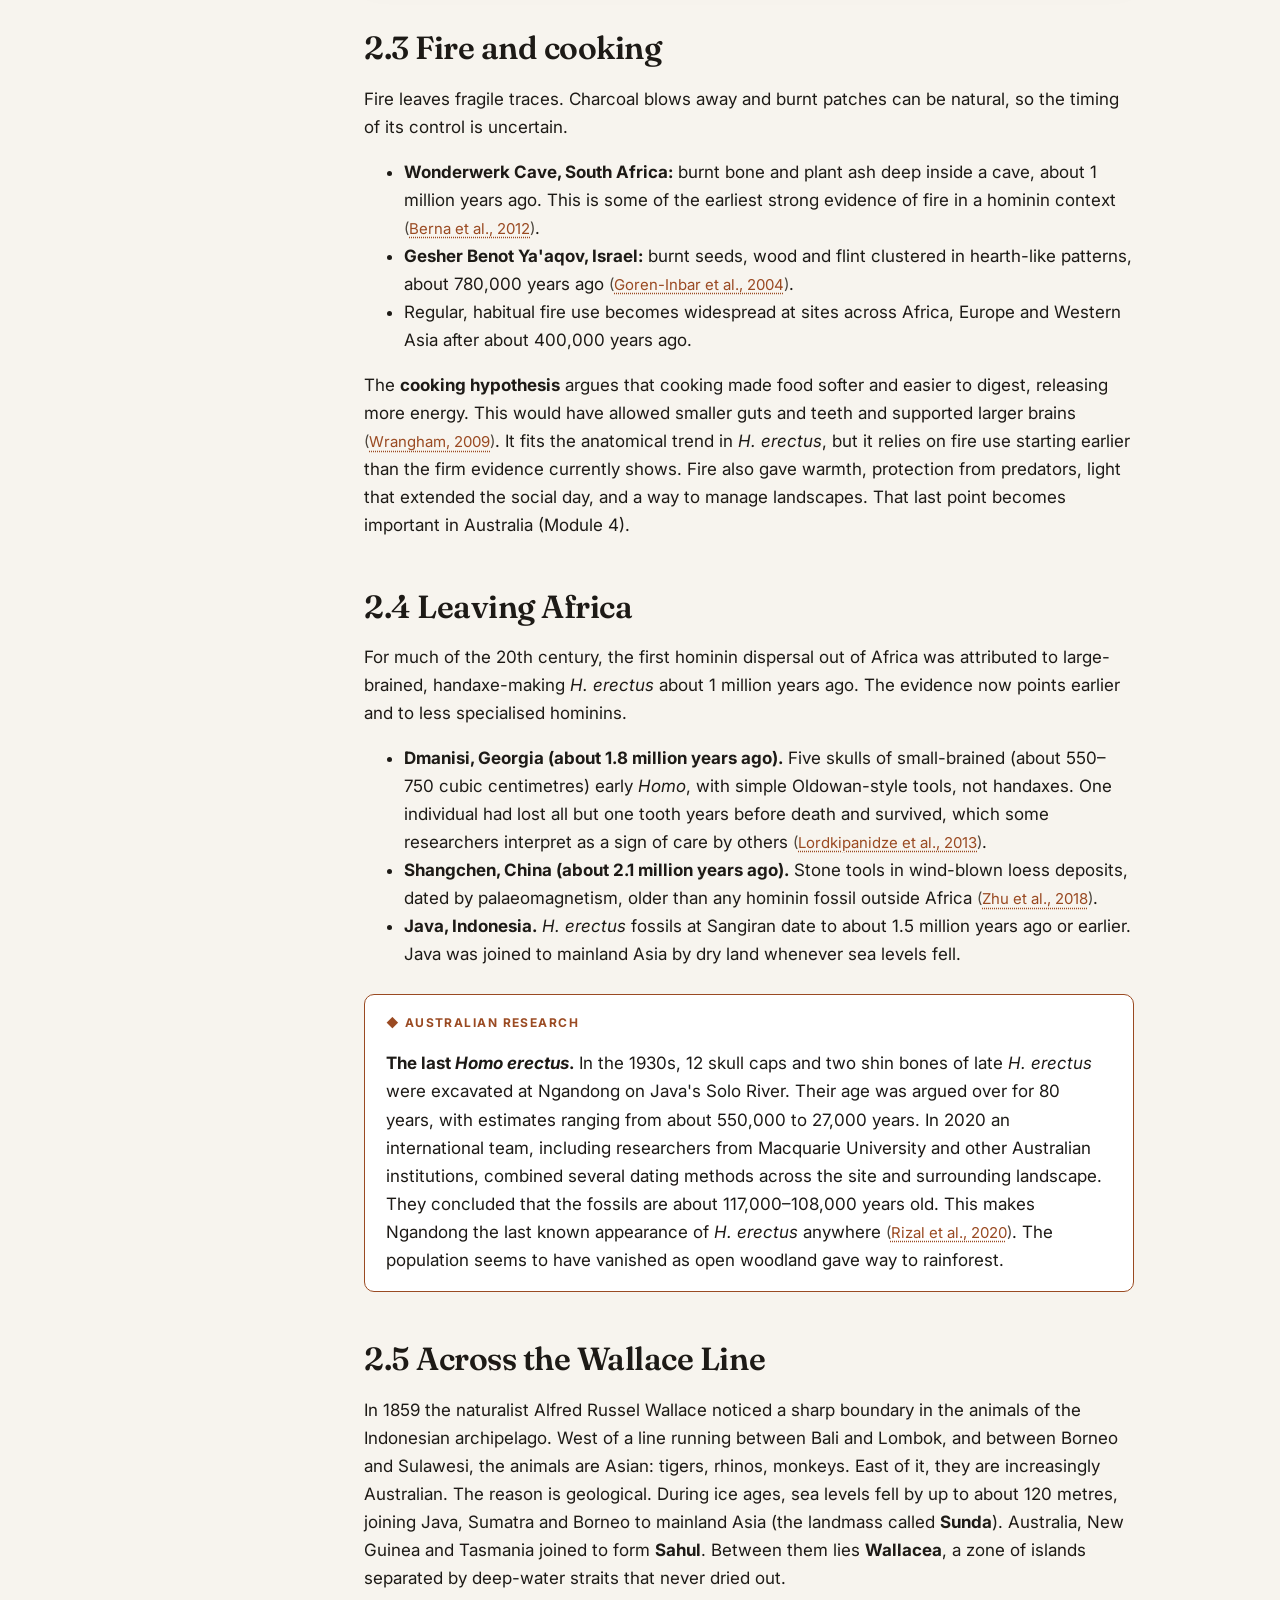
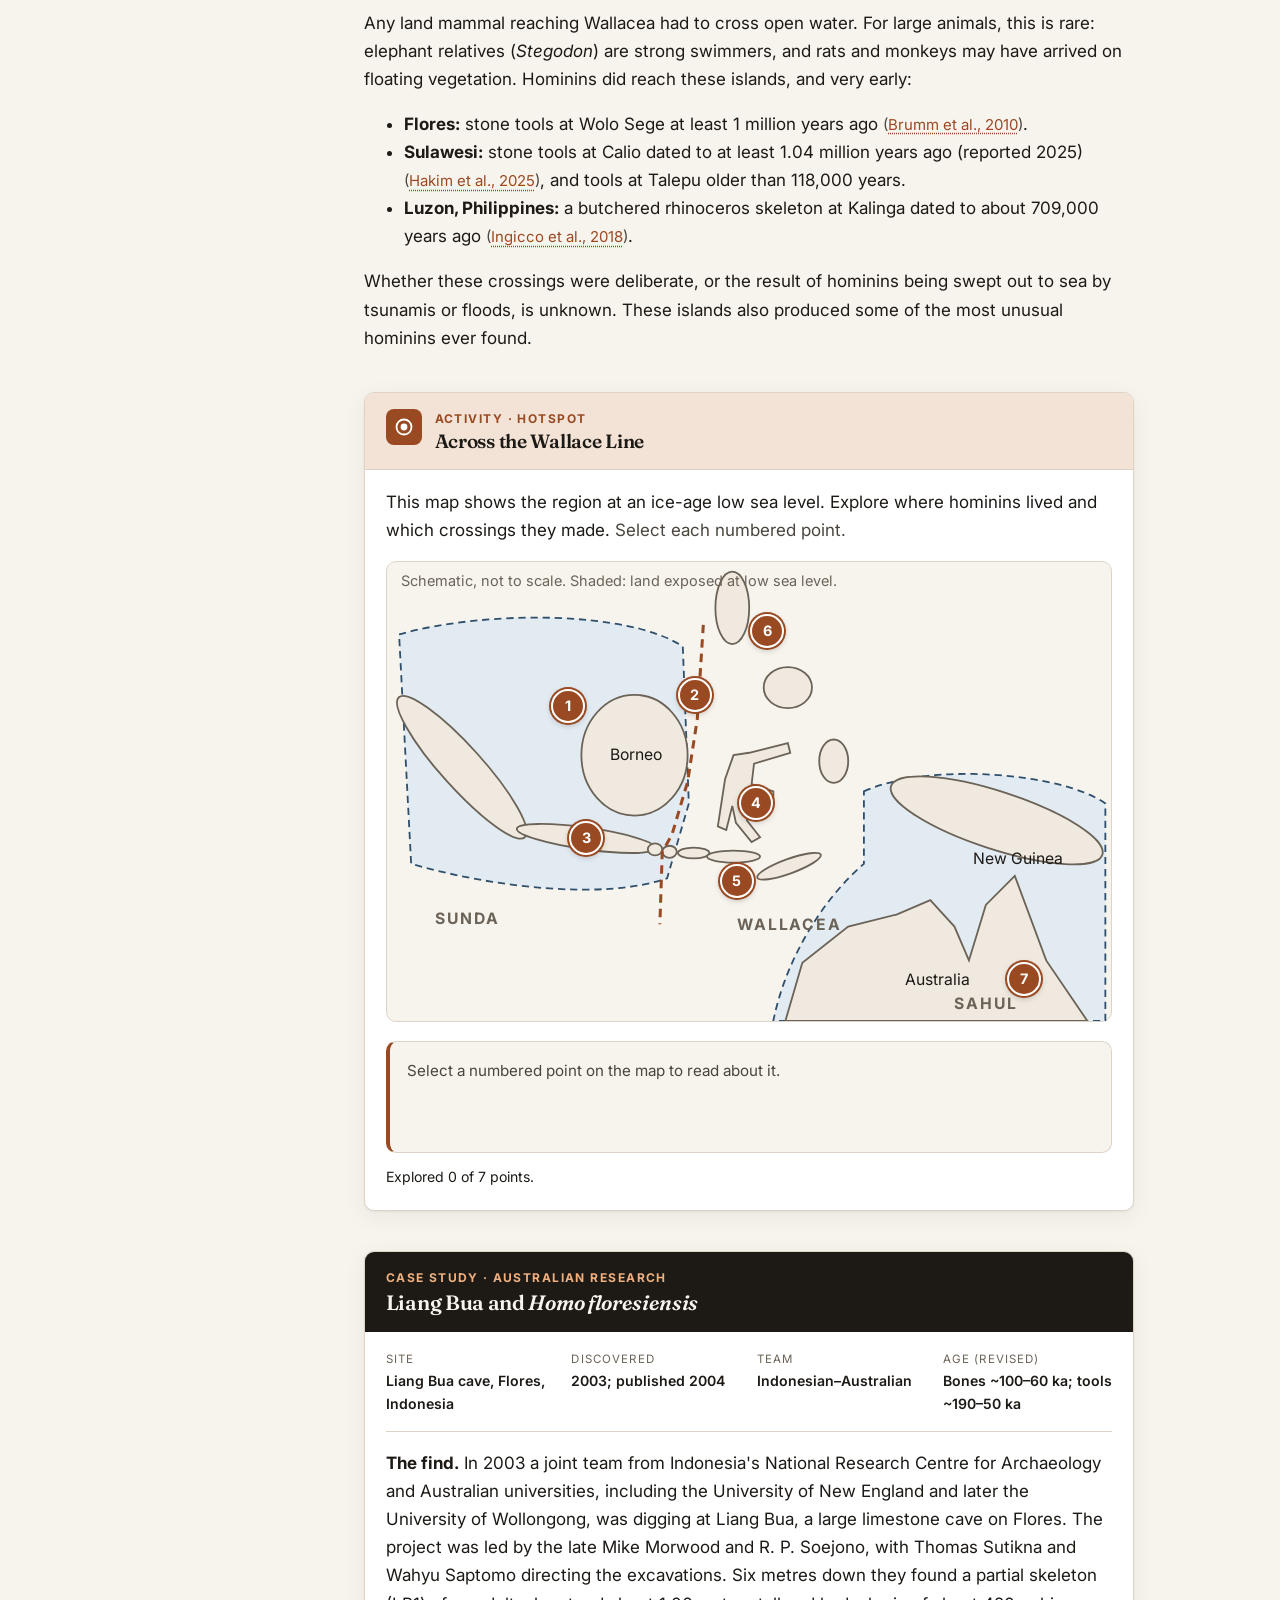
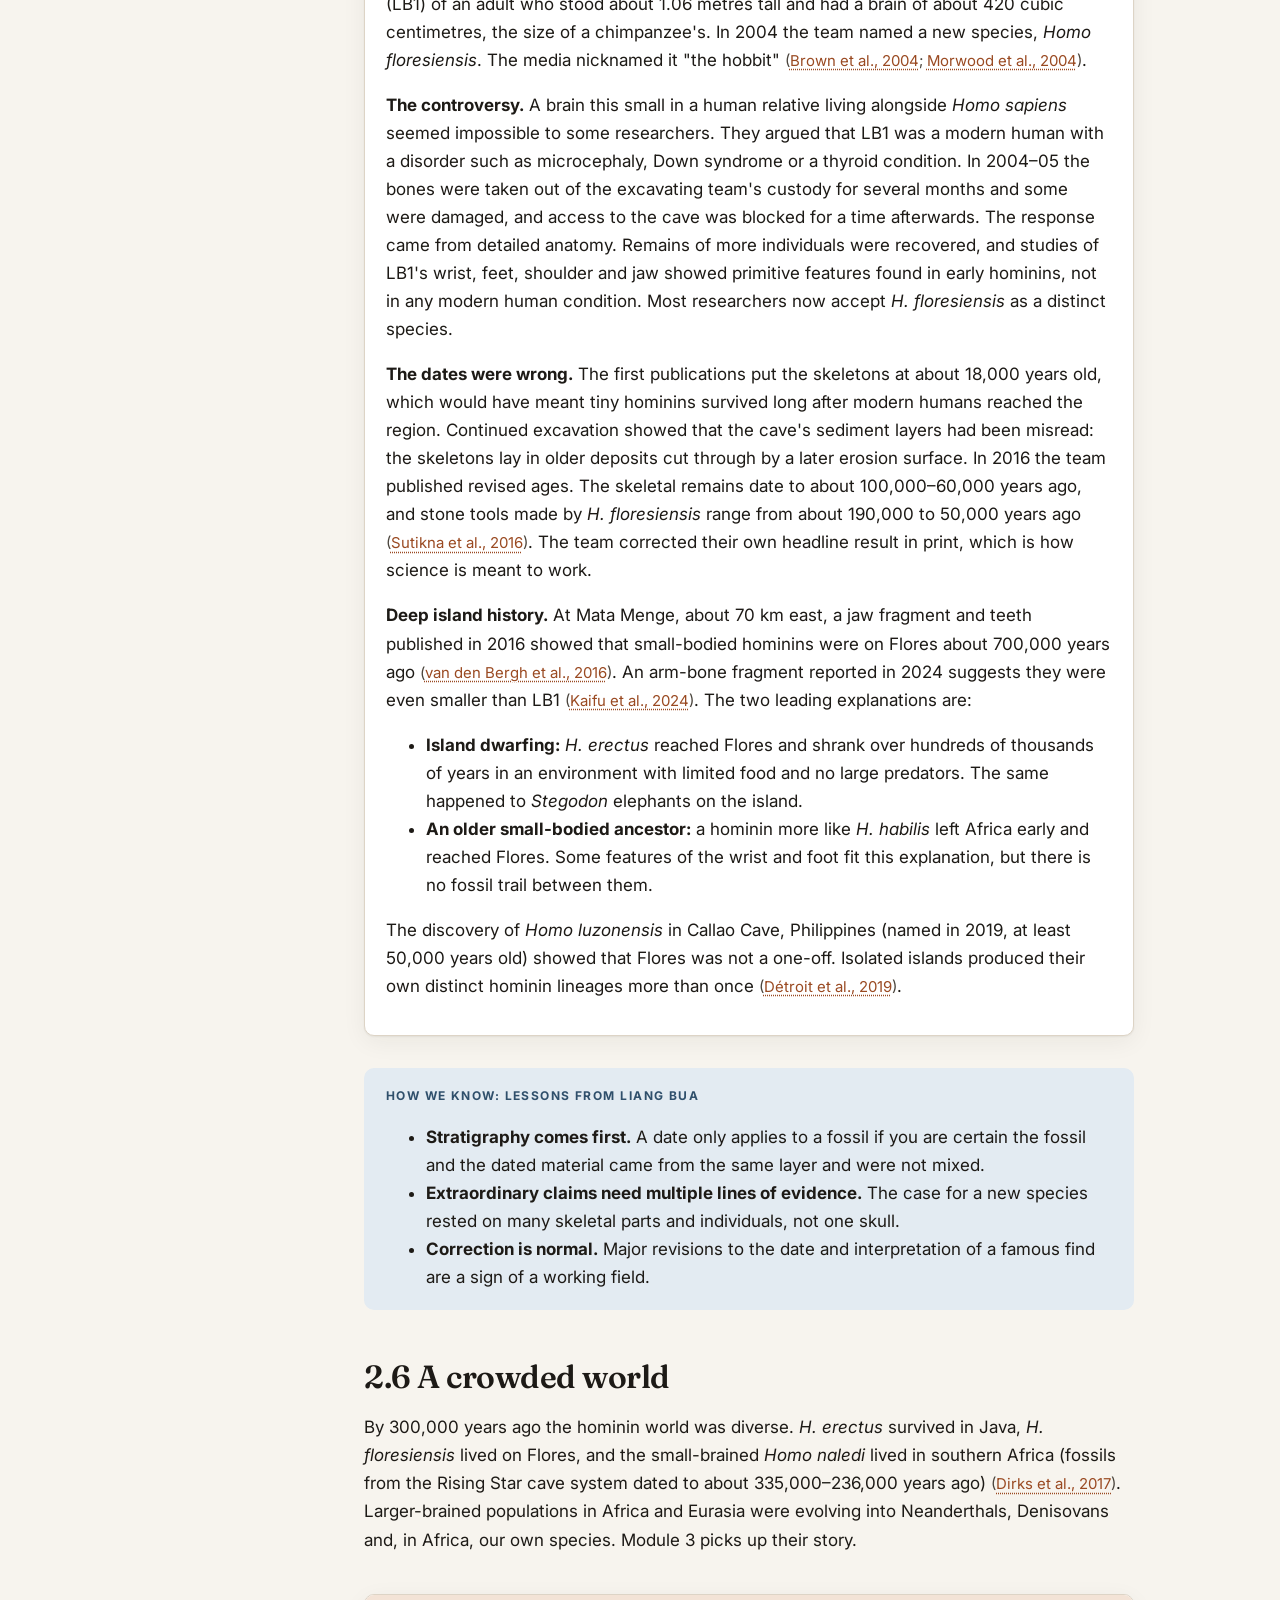
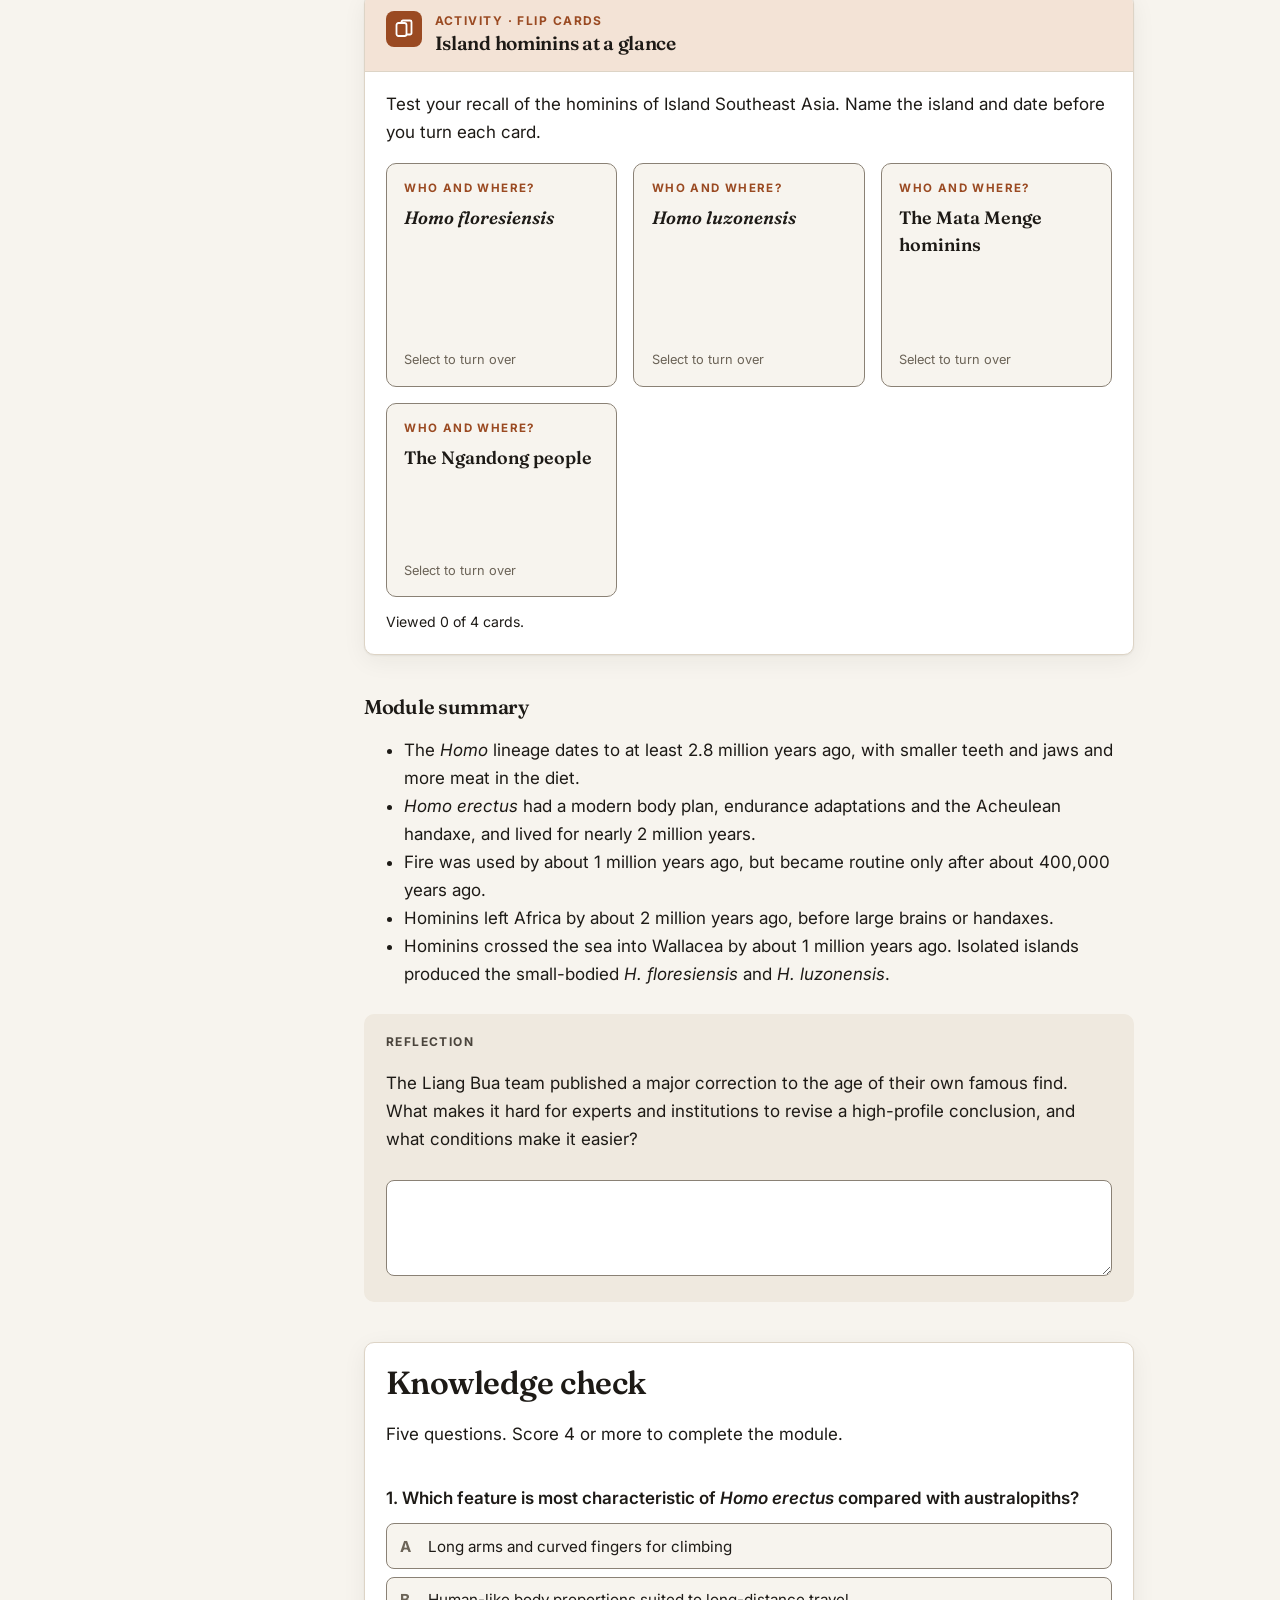
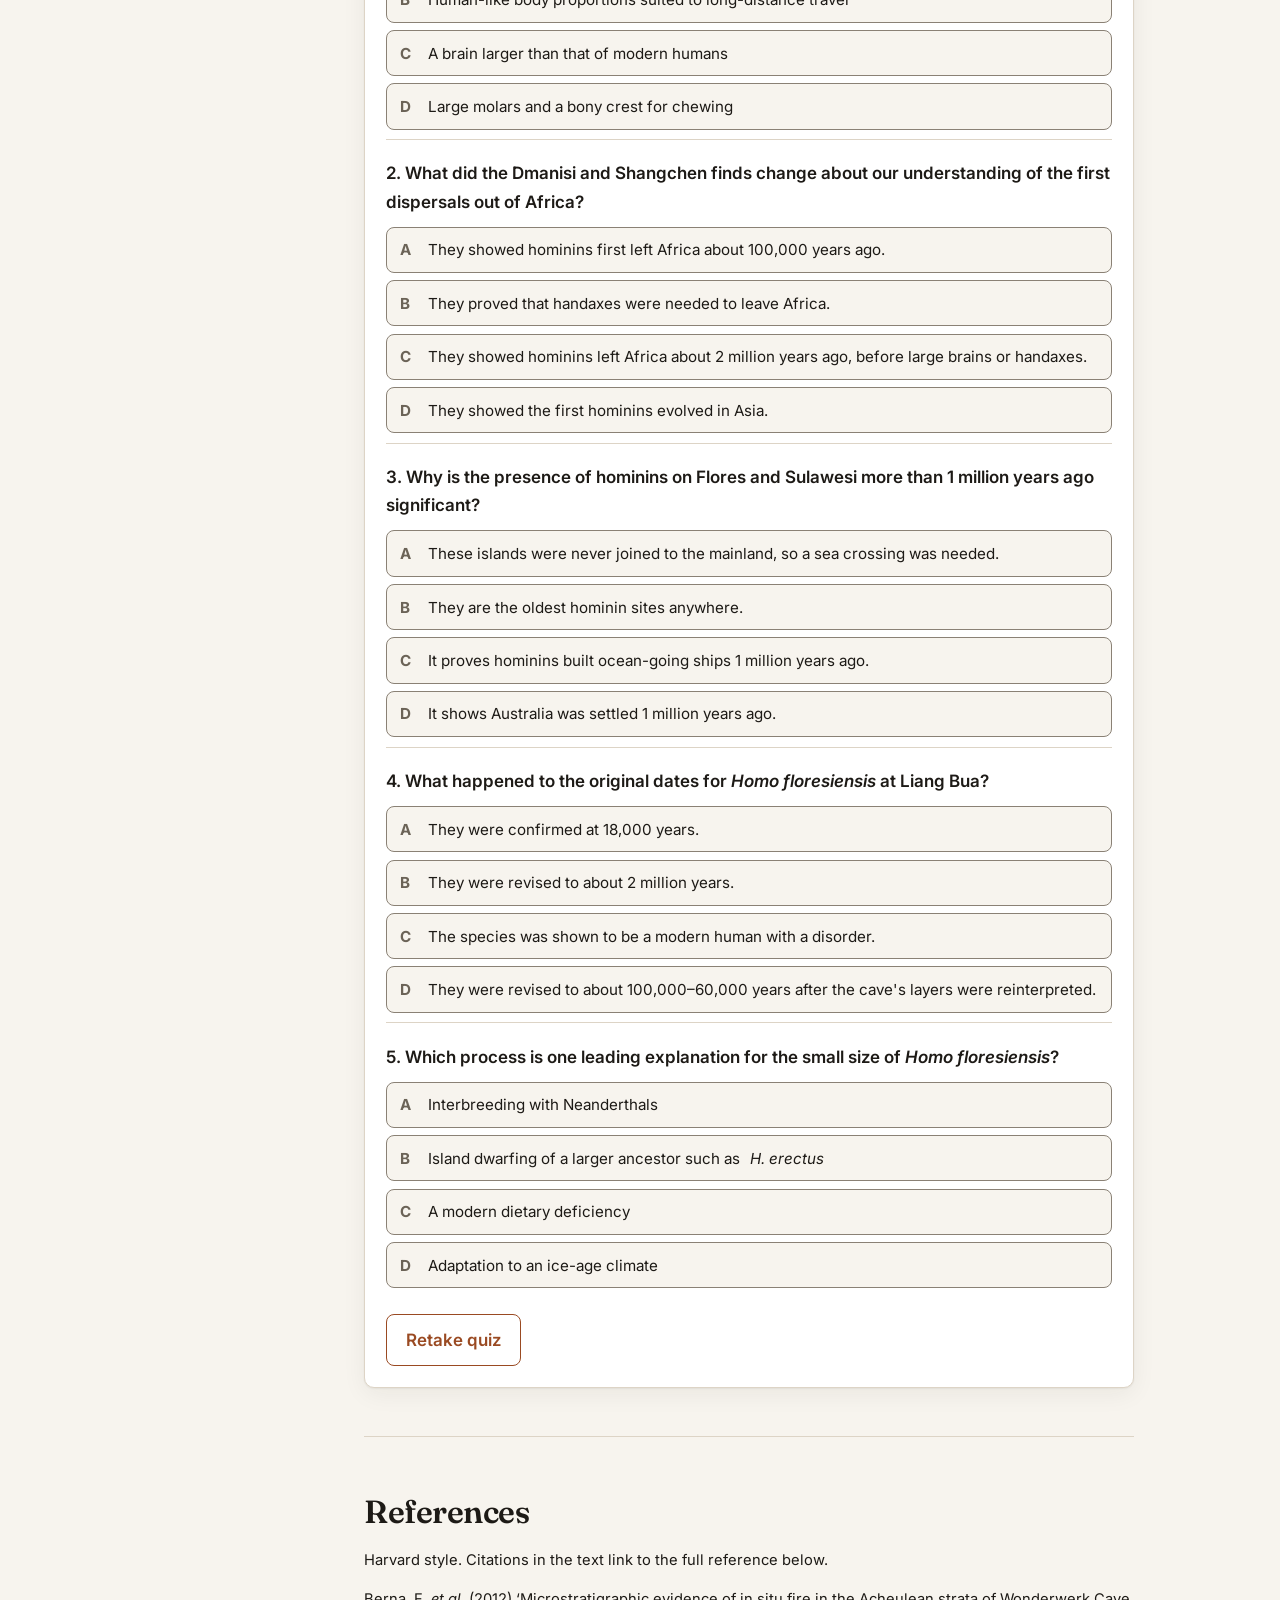
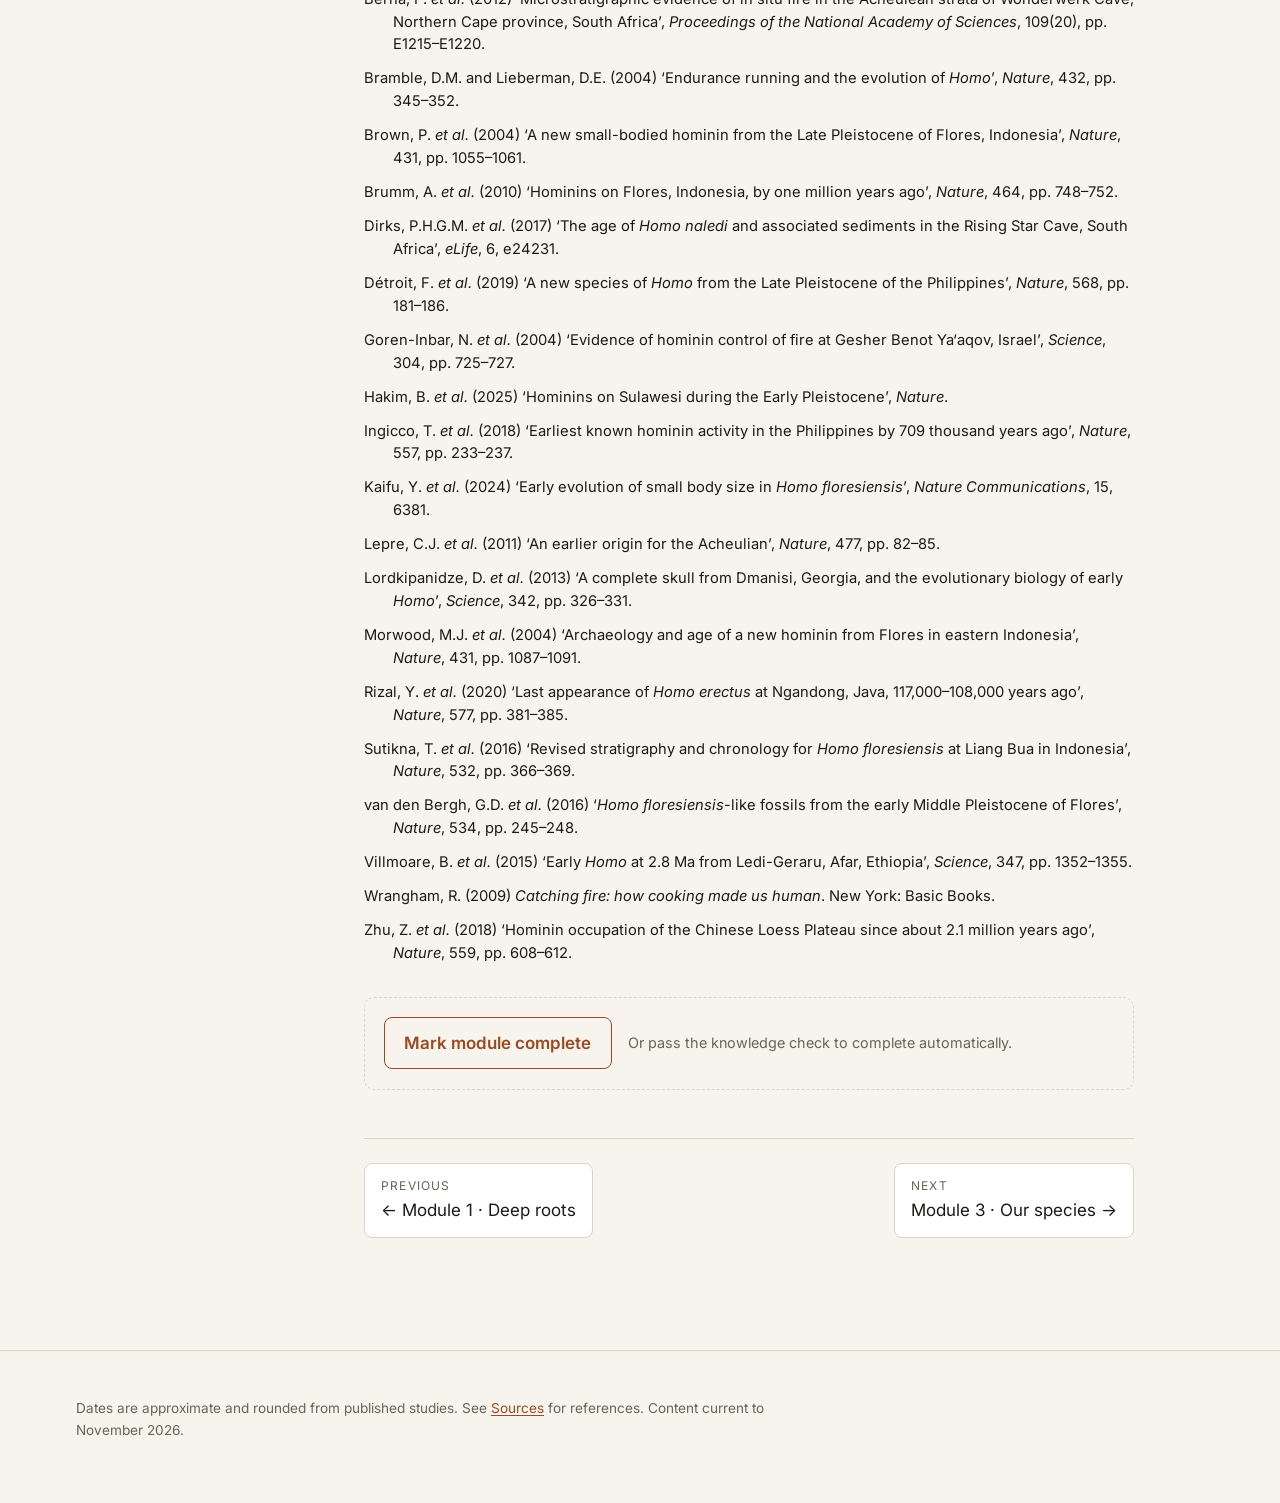
<file: site/module-2.html>
<!doctype html>
<html lang="en-AU">
<head>
<meta charset="utf-8">
<meta name="viewport" content="width=device-width, initial-scale=1">
<title>Genus Homo · Human Origins</title>
<meta name="description" content="Module 2: early Homo, Homo erectus, fire, the first dispersals out of Africa, and the island hominins of Flores and Luzon.">
<link rel="preconnect" href="https://fonts.googleapis.com">
<link rel="preconnect" href="https://fonts.gstatic.com" crossorigin>
<link href="https://fonts.googleapis.com/css2?family=Fraunces:opsz,wght@9..144,500;9..144,600&family=Inter:wght@400;600;700&display=swap" rel="stylesheet">
<link rel="stylesheet" href="assets/styles.css">
<link rel="icon" href="data:image/svg+xml,%3Csvg xmlns='http://www.w3.org/2000/svg' viewBox='0 0 32 32'%3E%3Ccircle cx='16' cy='16' r='14' fill='%239a4a22'/%3E%3Cpath d='M10 22c2-8 4-12 6-12s4 4 6 12' stroke='%23fff' stroke-width='2.5' fill='none' stroke-linecap='round'/%3E%3C/svg%3E">
</head>
<body>
<a class="skip" href="#main">Skip to content</a>
<header class="site-header"><div class="inner">
  <a class="brand" href="index.html">Human <span>Origins</span></a>
  <button class="nav-toggle" aria-expanded="false" aria-controls="nav">Menu</button>
  <nav class="site-nav" id="nav" aria-label="Course">
    <a href="index.html">Overview</a>
    <a href="module-1.html">1 · Deep roots</a>
    <a href="module-2.html" aria-current="page">2 · Genus Homo</a>
    <a href="module-3.html">3 · Our species</a>
    <a href="module-4.html">4 · Sahul</a>
    <a href="timeline.html">Timeline</a>
    <a href="resources.html">Sources</a>
    <button class="theme-toggle" type="button" aria-label="Toggle dark mode"><svg width="16" height="16" viewBox="0 0 16 16" aria-hidden="true" style="display:block"><circle cx="8" cy="8" r="6.5" fill="none" stroke="currentColor" stroke-width="1.5"/><path d="M8 1.5a6.5 6.5 0 0 1 0 13z" fill="currentColor"/></svg></button>
  </nav>
</div></header>

<main id="main">
<div class="wrap">
  <header class="module-head">
    <p class="eyebrow">Module 2 of 4 · About 30 minutes</p>
    <h1>Genus <em>Homo</em>: tools, fire and the first journeys</h1>
    <p class="lede">Our own genus appears in Africa almost 3 million years ago. Within a million years, <em>Homo</em> had a body much like ours and had spread across Asia. Some lineages crossed open sea to islands where they evolved in unexpected directions.</p>
    <div class="meta-row"><span>2.8 million – 50,000 years ago</span><span data-status-for="m2" class="status">Not started</span></div>
  </header>

  <div class="module-layout">
    <aside class="toc" aria-label="In this module">
      <h2>In this module</h2>
      <ol>
        <li><a href="#outcomes">Learning outcomes</a></li>
        <li><a href="#s1">2.1 The first <em>Homo</em></a></li>
        <li><a href="#s2">2.2 <em>Homo erectus</em></a></li>
        <li><a href="#m2-a1" class="toc-act">Activity: Order early <em>Homo</em></a></li>
        <li><a href="#s3">2.3 Fire and cooking</a></li>
        <li><a href="#s4">2.4 Leaving Africa</a></li>
        <li><a href="#s5">2.5 Across the Wallace Line</a></li>
        <li><a href="#m2-a2" class="toc-act">Activity: Wallacea map</a></li>
        <li><a href="#case">Case study: Liang Bua</a></li>
        <li><a href="#s6">2.6 A crowded world</a></li>
        <li><a href="#m2-a3" class="toc-act">Activity: Island hominins</a></li>
        <li><a href="#reflect">Reflection</a></li>
        <li><a href="#quiz">Knowledge check</a></li>
        <li><a href="#references">References</a></li>
      </ol>
      <p class="progress-mini"><span data-progress-count>0</span>/4 modules complete<span class="acts-mini" data-acts-for="m2"></span></p>
    </aside>

    <article class="content">
      <div class="box outcomes" id="outcomes">
        <p class="box-title">Learning outcomes</p>
        <p>By the end of this module you should be able to:</p>
        <ol>
          <li>Describe the anatomical and behavioural changes associated with early <em>Homo</em> and <em>Homo erectus</em>.</li>
          <li>Explain the possible links between diet, tool use, fire and brain growth.</li>
          <li>Outline the evidence for hominin dispersals out of Africa before 1 million years ago.</li>
          <li>Explain why the Wallace Line matters and what island hominins reveal about evolution.</li>
          <li>Summarise the discovery, dating and interpretation of <em>Homo floresiensis</em>.</li>
        </ol>
      </div>

      <h2 id="s1">2.1 The first <em>Homo</em></h2>
      <p>The oldest fossil assigned to <em>Homo</em> is a partial lower jaw from Ledi-Geraru, Ethiopia, dated to about 2.8 million years ago <span class="cite">(<a href="#ref-villmoare2015">Villmoare et al., 2015</a>)</span>. Its teeth are smaller and its jaw more lightly built than an australopith's. Later, between about 2.4 and 1.5 million years ago, East Africa was home to <em>Homo habilis</em> ("handy man", named in 1964) and the larger-brained <em>Homo rudolfensis</em>. Whether these are really two species, and whether both belong in <em>Homo</em>, is still argued.</p>
      <p>What changed? The trend is towards smaller teeth and jaws, and somewhat larger brains: around 500–700 cubic centimetres in early <em>Homo</em>, compared with 400–550 in australopiths. Cut-marked animal bones and Oldowan stone tools (simple sharp flakes struck from cobbles) show that meat and marrow were becoming a bigger part of the diet. Meat and marrow are dense in energy and fat. A larger brain is metabolically expensive: in modern humans it takes about 20% of resting energy while making up about 2% of body weight. Many researchers link these trends, though the direction of cause and effect is debated.</p>

      <figure>
        <div class="fig-svg">
          <svg viewBox="0 0 640 300" role="img" aria-labelledby="brain-t brain-d">
            <title id="brain-t">Average brain size of selected hominins</title>
            <desc id="brain-d">Horizontal bar chart of approximate average cranial capacity in cubic centimetres: chimpanzee 390, Australopithecus afarensis 450, Homo floresiensis 420, Homo habilis 610, Homo erectus 950, Neanderthals 1450, Homo sapiens (recent) 1350.</desc>
            <g font-size="13">
              <text x="190" y="32" text-anchor="end">Chimpanzee (living)</text>
              <rect class="bar3" x="200" y="20" width="97" height="18" rx="3"/><text x="304" y="34" class="muted">~390</text>
              <text x="190" y="68" text-anchor="end"><tspan font-style="italic">Au. afarensis</tspan></text>
              <rect class="bar2" x="200" y="56" width="112" height="18" rx="3"/><text x="319" y="70" class="muted">~450</text>
              <text x="190" y="104" text-anchor="end"><tspan font-style="italic">H. floresiensis</tspan></text>
              <rect class="bar" x="200" y="92" width="105" height="18" rx="3"/><text x="312" y="106" class="muted">~420</text>
              <text x="190" y="140" text-anchor="end"><tspan font-style="italic">H. habilis</tspan></text>
              <rect class="bar" x="200" y="128" width="152" height="18" rx="3"/><text x="359" y="142" class="muted">~610</text>
              <text x="190" y="176" text-anchor="end"><tspan font-style="italic">H. erectus</tspan></text>
              <rect class="bar" x="200" y="164" width="237" height="18" rx="3"/><text x="444" y="178" class="muted">~950 (600–1,250)</text>
              <text x="190" y="212" text-anchor="end">Neanderthals</text>
              <rect class="bar" x="200" y="200" width="362" height="18" rx="3"/><text x="569" y="214" class="muted">~1,450</text>
              <text x="190" y="248" text-anchor="end"><tspan font-style="italic">H. sapiens</tspan> (recent)</text>
              <rect class="bar" x="200" y="236" width="337" height="18" rx="3"/><text x="544" y="250" class="muted">~1,350</text>
              <line class="axis" x1="200" y1="12" x2="200" y2="262" stroke-width="1"/>
              <text x="200" y="285" class="muted" font-size="11">Average cranial capacity, cubic centimetres (approximate)</text>
            </g>
          </svg>
        </div>
        <figcaption>Brain size grew unevenly and not in a straight line. <em>Homo floresiensis</em> lived recently but had a brain the size of an australopith's. Neanderthal brains were, on average, slightly larger than those of recent humans. Values are rounded averages from published ranges.</figcaption>
      </figure>

      <h2 id="s2">2.2 <em>Homo erectus</em>: a new body plan</h2>
      <p>From about 2 million years ago a new kind of hominin appears: <em>Homo erectus</em> (some researchers call the early African form <em>Homo ergaster</em>). The most complete skeleton is the "Turkana Boy" from Kenya, about 1.5 million years old, a youth who would probably have reached about 1.6–1.8 metres as an adult.</p>
      <p>Compared with earlier hominins, <em>H. erectus</em> had:</p>
      <ul>
        <li><strong>Human-like body proportions:</strong> long legs, shorter arms, and a barrel-shaped rather than funnel-shaped chest. Climbing adaptations were largely gone.</li>
        <li><strong>A body built for endurance:</strong> features of the foot, Achilles tendon, inner ear and buttock muscles suggest walking and running long distances. Combined with probable sweating and reduced body hair, this may have allowed hunting in the heat of the day <span class="cite">(<a href="#ref-bramble2004">Bramble and Lieberman, 2004</a>)</span>.</li>
        <li><strong>A bigger brain:</strong> from about 600 cubic centimetres in early forms to over 1,100 in later Asian populations.</li>
        <li><strong>A new technology:</strong> from about 1.76 million years ago, the <strong>Acheulean handaxe</strong>, a large teardrop-shaped tool worked on both faces to a planned shape <span class="cite">(<a href="#ref-lepre2011">Lepre et al., 2011</a>)</span>. It is the first evidence of hominins imposing a mental template on stone. The basic design stayed in use for more than a million years.</li>
      </ul>
      <p><em>Homo erectus</em> was the longest-lived human species we know of. It spanned almost 2 million years and ranged from southern Africa to China and Java.</p>

            <section class="activity" id="m2-a1" data-activity="m2-a1" data-type="order" aria-labelledby="m2-a1-h">
        <div class="act-head">
          <span class="act-icon" aria-hidden="true"><svg viewBox="0 0 20 20" fill="none" stroke="currentColor" stroke-width="1.8" stroke-linecap="round" stroke-linejoin="round"><path d="M10 2v16M2 10h16M10 2 7.5 4.5M10 2l2.5 2.5M10 18l-2.5-2.5M10 18l2.5-2.5M2 10l2.5-2.5M2 10l2.5 2.5M18 10l-2.5-2.5M18 10l-2.5 2.5"/></svg></span>
          <div><p class="box-title">Activity · Drag and drop · order</p><h3 id="m2-a1-h">Put early <em>Homo</em> in order</h3></div>
          <span class="act-done" hidden>✓ Completed</span>
        </div>
        <div class="act-body">
          <p>Arrange these events from oldest (top) to most recent (bottom). <span style="color:var(--ink-2)">Drag the cards, or use the arrow buttons.</span></p>
          <ol class="ord-list">
            <li class="ord-item" data-pos="4"><span class="ord-text">First Acheulean handaxes appear<span class="reveal" hidden>≈1.76 million years ago</span></span><span class="ord-ctrl"><button type="button" data-up>↑</button><button type="button" data-down>↓</button></span></li>
            <li class="ord-item" data-pos="1"><span class="ord-text">Oldest jaw assigned to <em>Homo</em>, at Ledi-Geraru, Ethiopia<span class="reveal" hidden>≈2.8 million years ago</span></span><span class="ord-ctrl"><button type="button" data-up>↑</button><button type="button" data-down>↓</button></span></li>
            <li class="ord-item" data-pos="5"><span class="ord-text">The “Turkana Boy” <em>Homo erectus</em> skeleton, Kenya<span class="reveal" hidden>≈1.5 million years ago</span></span><span class="ord-ctrl"><button type="button" data-up>↑</button><button type="button" data-down>↓</button></span></li>
            <li class="ord-item" data-pos="3"><span class="ord-text">Oldest known <em>Homo erectus</em> skull, Drimolen, South Africa<span class="reveal" hidden>≈2.04 million years ago</span></span><span class="ord-ctrl"><button type="button" data-up>↑</button><button type="button" data-down>↓</button></span></li>
            <li class="ord-item" data-pos="2"><span class="ord-text"><em>Homo habilis</em> appears in East Africa<span class="reveal" hidden>≈2.4 million years ago</span></span><span class="ord-ctrl"><button type="button" data-up>↑</button><button type="button" data-down>↓</button></span></li>
          </ol>
          <div class="act-actions">
            <button class="btn small" type="button" data-check>Check answers</button>
            <button class="btn secondary small" type="button" data-reveal hidden>Show answers</button>
            <button class="btn secondary small" type="button" data-reset>Reset</button>
          </div>
          <div class="act-explain" hidden><p>The <em>Homo</em> lineage dates to at least 2.8 million years ago. <em>H. erectus</em> appears about 2 million years ago, and the Acheulean handaxe follows a few hundred thousand years later. Brains, bodies and technology did not change together.</p></div>
          <p class="act-status" role="status" aria-live="polite"></p>
        </div>
      </section>

      <h2 id="s3">2.3 Fire and cooking</h2>
      <p>Fire leaves fragile traces. Charcoal blows away and burnt patches can be natural, so the timing of its control is uncertain.</p>
      <ul>
        <li><strong>Wonderwerk Cave, South Africa:</strong> burnt bone and plant ash deep inside a cave, about 1 million years ago. This is some of the earliest strong evidence of fire in a hominin context <span class="cite">(<a href="#ref-berna2012">Berna et al., 2012</a>)</span>.</li>
        <li><strong>Gesher Benot Ya'aqov, Israel:</strong> burnt seeds, wood and flint clustered in hearth-like patterns, about 780,000 years ago <span class="cite">(<a href="#ref-goren2004">Goren-Inbar et al., 2004</a>)</span>.</li>
        <li>Regular, habitual fire use becomes widespread at sites across Africa, Europe and Western Asia after about 400,000 years ago.</li>
      </ul>
      <p>The <strong>cooking hypothesis</strong> argues that cooking made food softer and easier to digest, releasing more energy. This would have allowed smaller guts and teeth and supported larger brains <span class="cite">(<a href="#ref-wrangham2009">Wrangham, 2009</a>)</span>. It fits the anatomical trend in <em>H. erectus</em>, but it relies on fire use starting earlier than the firm evidence currently shows. Fire also gave warmth, protection from predators, light that extended the social day, and a way to manage landscapes. That last point becomes important in Australia (Module 4).</p>

      <h2 id="s4">2.4 Leaving Africa</h2>
      <p>For much of the 20th century, the first hominin dispersal out of Africa was attributed to large-brained, handaxe-making <em>H. erectus</em> about 1 million years ago. The evidence now points earlier and to less specialised hominins.</p>
      <ul>
        <li><strong>Dmanisi, Georgia (about 1.8 million years ago).</strong> Five skulls of small-brained (about 550–750 cubic centimetres) early <em>Homo</em>, with simple Oldowan-style tools, not handaxes. One individual had lost all but one tooth years before death and survived, which some researchers interpret as a sign of care by others <span class="cite">(<a href="#ref-lordkipanidze2013">Lordkipanidze et al., 2013</a>)</span>.</li>
        <li><strong>Shangchen, China (about 2.1 million years ago).</strong> Stone tools in wind-blown loess deposits, dated by palaeomagnetism, older than any hominin fossil outside Africa <span class="cite">(<a href="#ref-zhu2018">Zhu et al., 2018</a>)</span>.</li>
        <li><strong>Java, Indonesia.</strong> <em>H. erectus</em> fossils at Sangiran date to about 1.5 million years ago or earlier. Java was joined to mainland Asia by dry land whenever sea levels fell.</li>
      </ul>

      <div class="box aus">
        <p class="box-title">Australian research</p>
        <p><strong>The last <em>Homo erectus</em>.</strong> In the 1930s, 12 skull caps and two shin bones of late <em>H. erectus</em> were excavated at Ngandong on Java's Solo River. Their age was argued over for 80 years, with estimates ranging from about 550,000 to 27,000 years. In 2020 an international team, including researchers from Macquarie University and other Australian institutions, combined several dating methods across the site and surrounding landscape. They concluded that the fossils are about 117,000–108,000 years old. This makes Ngandong the last known appearance of <em>H. erectus</em> anywhere <span class="cite">(<a href="#ref-rizal2020">Rizal et al., 2020</a>)</span>. The population seems to have vanished as open woodland gave way to rainforest.</p>
      </div>

      <h2 id="s5">2.5 Across the Wallace Line</h2>
      <p>In 1859 the naturalist Alfred Russel Wallace noticed a sharp boundary in the animals of the Indonesian archipelago. West of a line running between Bali and Lombok, and between Borneo and Sulawesi, the animals are Asian: tigers, rhinos, monkeys. East of it, they are increasingly Australian. The reason is geological. During ice ages, sea levels fell by up to about 120 metres, joining Java, Sumatra and Borneo to mainland Asia (the landmass called <strong>Sunda</strong>). Australia, New Guinea and Tasmania joined to form <strong>Sahul</strong>. Between them lies <strong>Wallacea</strong>, a zone of islands separated by deep-water straits that never dried out.</p>
      <p>Any land mammal reaching Wallacea had to cross open water. For large animals, this is rare: elephant relatives (<em>Stegodon</em>) are strong swimmers, and rats and monkeys may have arrived on floating vegetation. Hominins did reach these islands, and very early:</p>
      <ul>
        <li><strong>Flores:</strong> stone tools at Wolo Sege at least 1 million years ago <span class="cite">(<a href="#ref-brumm2010">Brumm et al., 2010</a>)</span>.</li>
        <li><strong>Sulawesi:</strong> stone tools at Calio dated to at least 1.04 million years ago (reported 2025) <span class="cite">(<a href="#ref-hakim2025">Hakim et al., 2025</a>)</span>, and tools at Talepu older than 118,000 years.</li>
        <li><strong>Luzon, Philippines:</strong> a butchered rhinoceros skeleton at Kalinga dated to about 709,000 years ago <span class="cite">(<a href="#ref-ingicco2018">Ingicco et al., 2018</a>)</span>.</li>
      </ul>
      <p>Whether these crossings were deliberate, or the result of hominins being swept out to sea by tsunamis or floods, is unknown. These islands also produced some of the most unusual hominins ever found.</p>

            <section class="activity" id="m2-a2" data-activity="m2-a2" data-type="hotspot" aria-labelledby="m2-a2-h">
        <div class="act-head">
          <span class="act-icon" aria-hidden="true"><svg viewBox="0 0 20 20" fill="none" stroke="currentColor" stroke-width="1.8"><circle cx="10" cy="10" r="7.5"/><circle cx="10" cy="10" r="2.5" fill="currentColor"/></svg></span>
          <div><p class="box-title">Activity · Hotspot</p><h3 id="m2-a2-h">Across the Wallace Line</h3></div>
          <span class="act-done" hidden>✓ Completed</span>
        </div>
        <div class="act-body">
          <p>This map shows the region at an ice-age low sea level. Explore where hominins lived and which crossings they made. <span style="color:var(--ink-2)">Select each numbered point.</span></p>
          <div class="hs-wrap hs-wide">
            <div class="hs-stage">
              <svg viewBox="0 0 600 380" role="img" aria-labelledby="m2-a2-svgt"><title id="m2-a2-svgt">Schematic map of Sunda, Wallacea and Sahul during an ice-age low sea level</title>
                <path d="M10 60 C80 40 200 40 245 70 L250 200 L232 262 C180 280 90 270 20 250 Z" style="fill:var(--note-soft);stroke:var(--note)" stroke-width="1.5" stroke-dasharray="6 4"/>
                <path d="M395 190 C450 165 560 175 595 200 L595 380 L320 380 C330 330 360 280 395 250 Z" style="fill:var(--note-soft);stroke:var(--note)" stroke-width="1.5" stroke-dasharray="6 4"/>
                <g style="fill:var(--surface-2);stroke:var(--ink-3)" stroke-width="1.5">
                  <ellipse cx="62" cy="170" rx="78" ry="17" transform="rotate(48 62 170)"/>
                  <ellipse cx="165" cy="229" rx="58" ry="9" transform="rotate(8 165 229)"/>
                  <ellipse cx="205" cy="160" rx="44" ry="50"/>
                  <path d="M300 158 L332 150 L334 158 L304 167 L302 184 L320 190 L320 198 L301 196 L298 214 L309 228 L302 232 L289 216 L286 202 L281 222 L274 219 L280 180 L287 160 Z"/>
                  <ellipse cx="222" cy="238" rx="6" ry="5"/><ellipse cx="234" cy="240" rx="6" ry="5"/>
                  <ellipse cx="254" cy="241" rx="13" ry="4.5"/>
                  <ellipse cx="287" cy="244" rx="22" ry="5"/>
                  <ellipse cx="333" cy="252" rx="28" ry="6" transform="rotate(-20 333 252)"/>
                  <ellipse cx="286" cy="38" rx="14" ry="30"/>
                  <ellipse cx="332" cy="104" rx="20" ry="17"/>
                  <ellipse cx="370" cy="165" rx="12" ry="18"/>
                  <ellipse cx="505" cy="214" rx="92" ry="24" transform="rotate(18 505 214)"/>
                  <path d="M330 380 L344 332 L382 302 L422 292 L450 280 L470 302 L482 330 L496 284 L520 260 L546 330 L580 380 Z"/>
                </g>
                <path d="M262 52 L257 130 L249 182 L236 226 L228 240 L226 300" fill="none" style="stroke:var(--accent)" stroke-width="2.5" stroke-dasharray="7 5"/>
                <g font-size="13" font-weight="700" letter-spacing="1.5">
                  <text x="40" y="300" class="muted">SUNDA</text>
                  <text x="290" y="305" class="muted">WALLACEA</text>
                  <text x="470" y="370" class="muted">SAHUL</text>
                </g>
                <g font-size="13"><text x="206" y="164" text-anchor="middle">Borneo</text><text x="560" y="250" text-anchor="end">New Guinea</text><text x="456" y="350" text-anchor="middle">Australia</text></g>
                <text x="12" y="20" font-size="12" class="muted">Schematic, not to scale. Shaded: land exposed at low sea level.</text>
              </svg>
              <button class="hs-pin" type="button" data-hs="0" style="left:25%;top:31.5%" aria-label="1: Sunda">1</button>
              <button class="hs-pin" type="button" data-hs="1" style="left:42.5%;top:29%" aria-label="2: The Wallace Line">2</button>
              <button class="hs-pin" type="button" data-hs="2" style="left:27.5%;top:60.3%" aria-label="3: Java">3</button>
              <button class="hs-pin" type="button" data-hs="3" style="left:51%;top:52.6%" aria-label="4: Sulawesi">4</button>
              <button class="hs-pin" type="button" data-hs="4" style="left:48.3%;top:69.5%" aria-label="5: Flores">5</button>
              <button class="hs-pin" type="button" data-hs="5" style="left:52.5%;top:15%" aria-label="6: Luzon">6</button>
              <button class="hs-pin" type="button" data-hs="6" style="left:88%;top:91%" aria-label="7: Sahul">7</button>
            </div>
            <div class="hs-panel" aria-live="polite">
              <p class="hs-intro" style="color:var(--ink-2)">Select a numbered point on the map to read about it.</p>
              <div class="hs-info" data-for="0" hidden><h4>1. Sunda</h4><p>At low sea levels Sumatra, Java and Borneo joined mainland Asia as one landmass, Sunda. Hominins and large mammals could walk in without crossing the sea.</p></div>
              <div class="hs-info" data-for="1" hidden><h4>2. The Wallace Line</h4><p>Wallace’s 1859 boundary between Asian and Australian animals. It follows deep straits, between Borneo and Sulawesi and between Bali and Lombok, that stayed open water even at the lowest sea levels.</p></div>
              <div class="hs-info" data-for="2" hidden><h4>3. Java</h4><p>Part of Sunda. <em>Homo erectus</em> lived here from about 1.5 million years ago or earlier. The Ngandong fossils, dated in 2020 to about 117,000–108,000 years ago, are the last known <em>H. erectus</em>.</p></div>
              <div class="hs-info" data-for="3" hidden><h4>4. Sulawesi</h4><p>East of the Wallace Line. Stone tools at Calio are at least 1.04 million years old, so hominins crossed the sea very early. In Module 3, Sulawesi is also the site of the world’s oldest dated figurative cave art.</p></div>
              <div class="hs-info" data-for="4" hidden><h4>5. Flores</h4><p>Tools at Wolo Sege date to at least 1 million years ago, and small-bodied hominins lived at Mata Menge about 700,000 years ago. Liang Bua, home of <em>Homo floresiensis</em>, is in the island’s west.</p></div>
              <div class="hs-info" data-for="5" hidden><h4>6. Luzon</h4><p>A butchered rhinoceros at Kalinga shows hominins were here about 709,000 years ago. <em>Homo luzonensis</em>, from Callao Cave, is at least 50,000 years old.</p></div>
              <div class="hs-info" data-for="6" hidden><h4>7. Sahul</h4><p>Australia, New Guinea and Tasmania formed one continent. It was never joined to Sunda, so only modern humans crossing Wallacea by sea reached it (Module 4).</p></div>
            </div>
          </div>
          <p class="act-status" role="status" aria-live="polite"></p>
        </div>
      </section>

      <section class="case" id="case" aria-labelledby="case-h">
        <div class="case-head">
          <p class="box-title">Case study · Australian research</p>
          <h3 id="case-h">Liang Bua and <em>Homo floresiensis</em></h3>
        </div>
        <div class="case-body">
          <dl class="case-facts">
            <div><dt>Site</dt><dd>Liang Bua cave, Flores, Indonesia</dd></div>
            <div><dt>Discovered</dt><dd>2003; published 2004</dd></div>
            <div><dt>Team</dt><dd>Indonesian–Australian</dd></div>
            <div><dt>Age (revised)</dt><dd>Bones ~100–60 ka; tools ~190–50 ka</dd></div>
          </dl>
          <p><strong>The find.</strong> In 2003 a joint team from Indonesia's National Research Centre for Archaeology and Australian universities, including the University of New England and later the University of Wollongong, was digging at Liang Bua, a large limestone cave on Flores. The project was led by the late Mike Morwood and R. P. Soejono, with Thomas Sutikna and Wahyu Saptomo directing the excavations. Six metres down they found a partial skeleton (LB1) of an adult who stood about 1.06 metres tall and had a brain of about 420 cubic centimetres, the size of a chimpanzee's. In 2004 the team named a new species, <em>Homo floresiensis</em>. The media nicknamed it "the hobbit" <span class="cite">(<a href="#ref-brown2004">Brown et al., 2004</a>; <a href="#ref-morwood2004">Morwood et al., 2004</a>)</span>.</p>
          <p><strong>The controversy.</strong> A brain this small in a human relative living alongside <em>Homo sapiens</em> seemed impossible to some researchers. They argued that LB1 was a modern human with a disorder such as microcephaly, Down syndrome or a thyroid condition. In 2004–05 the bones were taken out of the excavating team's custody for several months and some were damaged, and access to the cave was blocked for a time afterwards. The response came from detailed anatomy. Remains of more individuals were recovered, and studies of LB1's wrist, feet, shoulder and jaw showed primitive features found in early hominins, not in any modern human condition. Most researchers now accept <em>H. floresiensis</em> as a distinct species.</p>
          <p><strong>The dates were wrong.</strong> The first publications put the skeletons at about 18,000 years old, which would have meant tiny hominins survived long after modern humans reached the region. Continued excavation showed that the cave's sediment layers had been misread: the skeletons lay in older deposits cut through by a later erosion surface. In 2016 the team published revised ages. The skeletal remains date to about 100,000–60,000 years ago, and stone tools made by <em>H. floresiensis</em> range from about 190,000 to 50,000 years ago <span class="cite">(<a href="#ref-sutikna2016">Sutikna et al., 2016</a>)</span>. The team corrected their own headline result in print, which is how science is meant to work.</p>
          <p><strong>Deep island history.</strong> At Mata Menge, about 70 km east, a jaw fragment and teeth published in 2016 showed that small-bodied hominins were on Flores about 700,000 years ago <span class="cite">(<a href="#ref-vandenbergh2016">van den Bergh et al., 2016</a>)</span>. An arm-bone fragment reported in 2024 suggests they were even smaller than LB1 <span class="cite">(<a href="#ref-kaifu2024">Kaifu et al., 2024</a>)</span>. The two leading explanations are:</p>
          <ul>
            <li><strong>Island dwarfing:</strong> <em>H. erectus</em> reached Flores and shrank over hundreds of thousands of years in an environment with limited food and no large predators. The same happened to <em>Stegodon</em> elephants on the island.</li>
            <li><strong>An older small-bodied ancestor:</strong> a hominin more like <em>H. habilis</em> left Africa early and reached Flores. Some features of the wrist and foot fit this explanation, but there is no fossil trail between them.</li>
          </ul>
          <p>The discovery of <em>Homo luzonensis</em> in Callao Cave, Philippines (named in 2019, at least 50,000 years old) showed that Flores was not a one-off. Isolated islands produced their own distinct hominin lineages more than once <span class="cite">(<a href="#ref-detroit2019">Détroit et al., 2019</a>)</span>.</p>
        </div>
      </section>

      <figure class="video" id="video-m2" data-youtube="" data-title="The discovery of Homo floresiensis" hidden>
        <div class="video-frame"></div>
        <figcaption><strong>Watch: The discovery of Homo floresiensis</strong> · <a class="video-link" href="#">Open on YouTube</a>
          <ul><li>As you watch, look for how the team argued that LB1 was a new species and not a modern human with a disorder.</li><li>Compare any dates mentioned with the 2016 revision described above.</li></ul>
        </figcaption>
      </figure>

      <div class="box method">
        <p class="box-title">How we know: lessons from Liang Bua</p>
        <ul>
          <li><strong>Stratigraphy comes first.</strong> A date only applies to a fossil if you are certain the fossil and the dated material came from the same layer and were not mixed.</li>
          <li><strong>Extraordinary claims need multiple lines of evidence.</strong> The case for a new species rested on many skeletal parts and individuals, not one skull.</li>
          <li><strong>Correction is normal.</strong> Major revisions to the date and interpretation of a famous find are a sign of a working field.</li>
        </ul>
      </div>

      <h2 id="s6">2.6 A crowded world</h2>
      <p>By 300,000 years ago the hominin world was diverse. <em>H. erectus</em> survived in Java, <em>H. floresiensis</em> lived on Flores, and the small-brained <em>Homo naledi</em> lived in southern Africa (fossils from the Rising Star cave system dated to about 335,000–236,000 years ago) <span class="cite">(<a href="#ref-dirks2017">Dirks et al., 2017</a>)</span>. Larger-brained populations in Africa and Eurasia were evolving into Neanderthals, Denisovans and, in Africa, our own species. Module 3 picks up their story.</p>

            <section class="activity" id="m2-a3" data-activity="m2-a3" data-type="flip" aria-labelledby="m2-a3-h">
        <div class="act-head">
          <span class="act-icon" aria-hidden="true"><svg viewBox="0 0 20 20" fill="none" stroke="currentColor" stroke-width="1.8" stroke-linejoin="round"><rect x="2.5" y="4" width="10" height="13" rx="2"/><path d="M7.5 4V3a1.5 1.5 0 0 1 1.5-1.5h7A1.5 1.5 0 0 1 17.5 3v11A1.5 1.5 0 0 1 16 15.5h-3.5"/></svg></span>
          <div><p class="box-title">Activity · Flip cards</p><h3 id="m2-a3-h">Island hominins at a glance</h3></div>
          <span class="act-done" hidden>✓ Completed</span>
        </div>
        <div class="act-body">
          <p>Test your recall of the hominins of Island Southeast Asia. Name the island and date before you turn each card.</p>
          <div class="flip-grid">
            <button class="flip" type="button" aria-pressed="false">
              <span class="flip-inner">
                <span class="flip-face flip-front"><span class="flip-tag">Who and where?</span><span class="flip-text"><em>Homo floresiensis</em></span><span class="flip-hint">Select to turn over</span></span>
                <span class="flip-face flip-back"><span class="flip-tag">Flores, Indonesia</span><span class="flip-text">About 1.06 m tall, with a brain of about 420 cm³. Skeletal remains are about 100,000–60,000 years old. Found in 2003 by an Indonesian–Australian team.</span></span>
              </span>
            </button>
            <button class="flip" type="button" aria-pressed="false">
              <span class="flip-inner">
                <span class="flip-face flip-front"><span class="flip-tag">Who and where?</span><span class="flip-text"><em>Homo luzonensis</em></span><span class="flip-hint">Select to turn over</span></span>
                <span class="flip-face flip-back"><span class="flip-tag">Luzon, Philippines</span><span class="flip-text">Named in 2019 from teeth and hand and foot bones in Callao Cave, at least 50,000 years old. It has an unusual mix of primitive and modern traits.</span></span>
              </span>
            </button>
            <button class="flip" type="button" aria-pressed="false">
              <span class="flip-inner">
                <span class="flip-face flip-front"><span class="flip-tag">Who and where?</span><span class="flip-text">The Mata Menge hominins</span><span class="flip-hint">Select to turn over</span></span>
                <span class="flip-face flip-back"><span class="flip-tag">Flores, about 700,000 years ago</span><span class="flip-text">A jaw, teeth and a small arm bone. They suggest a small-bodied population lived on Flores for hundreds of thousands of years.</span></span>
              </span>
            </button>
            <button class="flip" type="button" aria-pressed="false">
              <span class="flip-inner">
                <span class="flip-face flip-front"><span class="flip-tag">Who and where?</span><span class="flip-text">The Ngandong people</span><span class="flip-hint">Select to turn over</span></span>
                <span class="flip-face flip-back"><span class="flip-tag">Java, 117,000–108,000 years ago</span><span class="flip-text">The last known <em>Homo erectus</em>. Their remains were dated in 2020 by a team that included Australian researchers.</span></span>
              </span>
            </button>
          </div>
          <p class="act-status" role="status" aria-live="polite"></p>
        </div>
      </section>

      <h3>Module summary</h3>
      <ul>
        <li>The <em>Homo</em> lineage dates to at least 2.8 million years ago, with smaller teeth and jaws and more meat in the diet.</li>
        <li><em>Homo erectus</em> had a modern body plan, endurance adaptations and the Acheulean handaxe, and lived for nearly 2 million years.</li>
        <li>Fire was used by about 1 million years ago, but became routine only after about 400,000 years ago.</li>
        <li>Hominins left Africa by about 2 million years ago, before large brains or handaxes.</li>
        <li>Hominins crossed the sea into Wallacea by about 1 million years ago. Isolated islands produced the small-bodied <em>H. floresiensis</em> and <em>H. luzonensis</em>.</li>
      </ul>

      <div class="box reflect" id="reflect">
        <p class="box-title">Reflection</p>
        <p>The Liang Bua team published a major correction to the age of their own famous find. What makes it hard for experts and institutions to revise a high-profile conclusion, and what conditions make it easier?</p>
        <textarea data-note="m2-r1" aria-label="Your reflection"></textarea>
        <span class="saved"></span>
      </div>

      <section class="quiz" id="quiz" data-module="m2" data-pass="4" aria-labelledby="quiz-h">
        <h2 id="quiz-h">Knowledge check</h2>
        <p>Five questions. Score 4 or more to complete the module.</p>

        <div class="q" data-answer="b" data-explain="H. erectus had long legs, shorter arms and features suited to walking and running long distances; climbing adaptations were largely lost.">
          <p class="q-text">1. Which feature is most characteristic of <em>Homo erectus</em> compared with australopiths?</p>
          <div class="q-opts">
            <button class="q-opt" data-k="a">Long arms and curved fingers for climbing</button>
            <button class="q-opt" data-k="b">Human-like body proportions suited to long-distance travel</button>
            <button class="q-opt" data-k="c">A brain larger than that of modern humans</button>
            <button class="q-opt" data-k="d">Large molars and a bony crest for chewing</button>
          </div>
          <div class="q-feedback" aria-live="polite"></div>
        </div>

        <div class="q" data-answer="c" data-explain="Dmanisi hominins (about 1.8 Ma) had small brains and simple tools, and Shangchen tools (about 2.1 Ma) predate Acheulean handaxes.">
          <p class="q-text">2. What did the Dmanisi and Shangchen finds change about our understanding of the first dispersals out of Africa?</p>
          <div class="q-opts">
            <button class="q-opt" data-k="a">They showed hominins first left Africa about 100,000 years ago.</button>
            <button class="q-opt" data-k="b">They proved that handaxes were needed to leave Africa.</button>
            <button class="q-opt" data-k="c">They showed hominins left Africa about 2 million years ago, before large brains or handaxes.</button>
            <button class="q-opt" data-k="d">They showed the first hominins evolved in Asia.</button>
          </div>
          <div class="q-feedback" aria-live="polite"></div>
        </div>

        <div class="q" data-answer="a" data-explain="Wallacea's deep straits never became dry land, even at the lowest ice-age sea levels, so reaching islands like Flores and Sulawesi required a water crossing.">
          <p class="q-text">3. Why is the presence of hominins on Flores and Sulawesi more than 1 million years ago significant?</p>
          <div class="q-opts">
            <button class="q-opt" data-k="a">These islands were never joined to the mainland, so a sea crossing was needed.</button>
            <button class="q-opt" data-k="b">They are the oldest hominin sites anywhere.</button>
            <button class="q-opt" data-k="c">It proves hominins built ocean-going ships 1 million years ago.</button>
            <button class="q-opt" data-k="d">It shows Australia was settled 1 million years ago.</button>
          </div>
          <div class="q-feedback" aria-live="polite"></div>
        </div>

        <div class="q" data-answer="d" data-explain="Further excavation showed the sediment layers had been misread. In 2016 the team revised the skeletal remains to about 100,000–60,000 years ago, with tools from about 190,000–50,000.">
          <p class="q-text">4. What happened to the original dates for <em>Homo floresiensis</em> at Liang Bua?</p>
          <div class="q-opts">
            <button class="q-opt" data-k="a">They were confirmed at 18,000 years.</button>
            <button class="q-opt" data-k="b">They were revised to about 2 million years.</button>
            <button class="q-opt" data-k="c">The species was shown to be a modern human with a disorder.</button>
            <button class="q-opt" data-k="d">They were revised to about 100,000–60,000 years after the cave's layers were reinterpreted.</button>
          </div>
          <div class="q-feedback" aria-live="polite"></div>
        </div>

        <div class="q" data-answer="b" data-explain="Island dwarfing — evolution towards smaller size under limited resources and few predators — is one leading explanation; the dwarf Stegodon on Flores shows the same pattern.">
          <p class="q-text">5. Which process is one leading explanation for the small size of <em>Homo floresiensis</em>?</p>
          <div class="q-opts">
            <button class="q-opt" data-k="a">Interbreeding with Neanderthals</button>
            <button class="q-opt" data-k="b">Island dwarfing of a larger ancestor such as <em>H. erectus</em></button>
            <button class="q-opt" data-k="c">A modern dietary deficiency</button>
            <button class="q-opt" data-k="d">Adaptation to an ice-age climate</button>
          </div>
          <div class="q-feedback" aria-live="polite"></div>
        </div>

        <div class="quiz-result" role="status"></div>
        <div class="quiz-actions"><button class="btn secondary" type="button" data-quiz-reset>Retake quiz</button></div>
      </section>

      <section class="references" id="references" aria-labelledby="refs-h">
        <h2 id="refs-h">References</h2>
        <p class="ref-note">Harvard style. Citations in the text link to the full reference below.</p>
        <ul class="ref-list">
          <li id="ref-berna2012">Berna, F. <em>et al.</em> (2012) ‘Microstratigraphic evidence of in situ fire in the Acheulean strata of Wonderwerk Cave, Northern Cape province, South Africa’, <em>Proceedings of the National Academy of Sciences</em>, 109(20), pp. E1215–E1220.</li>
          <li id="ref-bramble2004">Bramble, D.M. and Lieberman, D.E. (2004) ‘Endurance running and the evolution of <em>Homo</em>’, <em>Nature</em>, 432, pp. 345–352.</li>
          <li id="ref-brown2004">Brown, P. <em>et al.</em> (2004) ‘A new small-bodied hominin from the Late Pleistocene of Flores, Indonesia’, <em>Nature</em>, 431, pp. 1055–1061.</li>
          <li id="ref-brumm2010">Brumm, A. <em>et al.</em> (2010) ‘Hominins on Flores, Indonesia, by one million years ago’, <em>Nature</em>, 464, pp. 748–752.</li>
          <li id="ref-dirks2017">Dirks, P.H.G.M. <em>et al.</em> (2017) ‘The age of <em>Homo naledi</em> and associated sediments in the Rising Star Cave, South Africa’, <em>eLife</em>, 6, e24231.</li>
          <li id="ref-detroit2019">Détroit, F. <em>et al.</em> (2019) ‘A new species of <em>Homo</em> from the Late Pleistocene of the Philippines’, <em>Nature</em>, 568, pp. 181–186.</li>
          <li id="ref-goren2004">Goren-Inbar, N. <em>et al.</em> (2004) ‘Evidence of hominin control of fire at Gesher Benot Ya‘aqov, Israel’, <em>Science</em>, 304, pp. 725–727.</li>
          <li id="ref-hakim2025">Hakim, B. <em>et al.</em> (2025) ‘Hominins on Sulawesi during the Early Pleistocene’, <em>Nature</em>.</li>
          <li id="ref-ingicco2018">Ingicco, T. <em>et al.</em> (2018) ‘Earliest known hominin activity in the Philippines by 709 thousand years ago’, <em>Nature</em>, 557, pp. 233–237.</li>
          <li id="ref-kaifu2024">Kaifu, Y. <em>et al.</em> (2024) ‘Early evolution of small body size in <em>Homo floresiensis</em>’, <em>Nature Communications</em>, 15, 6381.</li>
          <li id="ref-lepre2011">Lepre, C.J. <em>et al.</em> (2011) ‘An earlier origin for the Acheulian’, <em>Nature</em>, 477, pp. 82–85.</li>
          <li id="ref-lordkipanidze2013">Lordkipanidze, D. <em>et al.</em> (2013) ‘A complete skull from Dmanisi, Georgia, and the evolutionary biology of early <em>Homo</em>’, <em>Science</em>, 342, pp. 326–331.</li>
          <li id="ref-morwood2004">Morwood, M.J. <em>et al.</em> (2004) ‘Archaeology and age of a new hominin from Flores in eastern Indonesia’, <em>Nature</em>, 431, pp. 1087–1091.</li>
          <li id="ref-rizal2020">Rizal, Y. <em>et al.</em> (2020) ‘Last appearance of <em>Homo erectus</em> at Ngandong, Java, 117,000–108,000 years ago’, <em>Nature</em>, 577, pp. 381–385.</li>
          <li id="ref-sutikna2016">Sutikna, T. <em>et al.</em> (2016) ‘Revised stratigraphy and chronology for <em>Homo floresiensis</em> at Liang Bua in Indonesia’, <em>Nature</em>, 532, pp. 366–369.</li>
          <li id="ref-vandenbergh2016">van den Bergh, G.D. <em>et al.</em> (2016) ‘<em>Homo floresiensis</em>-like fossils from the early Middle Pleistocene of Flores’, <em>Nature</em>, 534, pp. 245–248.</li>
          <li id="ref-villmoare2015">Villmoare, B. <em>et al.</em> (2015) ‘Early <em>Homo</em> at 2.8 Ma from Ledi-Geraru, Afar, Ethiopia’, <em>Science</em>, 347, pp. 1352–1355.</li>
          <li id="ref-wrangham2009">Wrangham, R. (2009) <em>Catching fire: how cooking made us human</em>. New York: Basic Books.</li>
          <li id="ref-zhu2018">Zhu, Z. <em>et al.</em> (2018) ‘Hominin occupation of the Chinese Loess Plateau since about 2.1 million years ago’, <em>Nature</em>, 559, pp. 608–612.</li>
        </ul>
      </section>

      <div class="complete-row">
        <button class="btn secondary" type="button" data-complete-btn="m2">Mark module complete</button>
        <span style="color:var(--ink-3);font-size:.9rem">Or pass the knowledge check to complete automatically.</span>
      </div>

      <nav class="pager" aria-label="Module navigation">
        <a href="module-1.html"><small>Previous</small>← Module 1 · Deep roots</a>
        <a href="module-3.html"><small>Next</small>Module 3 · Our species →</a>
      </nav>
    </article>
  </div>
</div>
</main>

<footer class="site-footer"><div class="wrap">
  <p>Dates are approximate and rounded from published studies. See <a href="resources.html">Sources</a> for references. Content current to November 2026.</p>
</div></footer>
<script src="assets/app.js"></script>
<script src="assets/activities.js"></script>
<script src="assets/videos.js"></script>
</body>
</html>
</file>
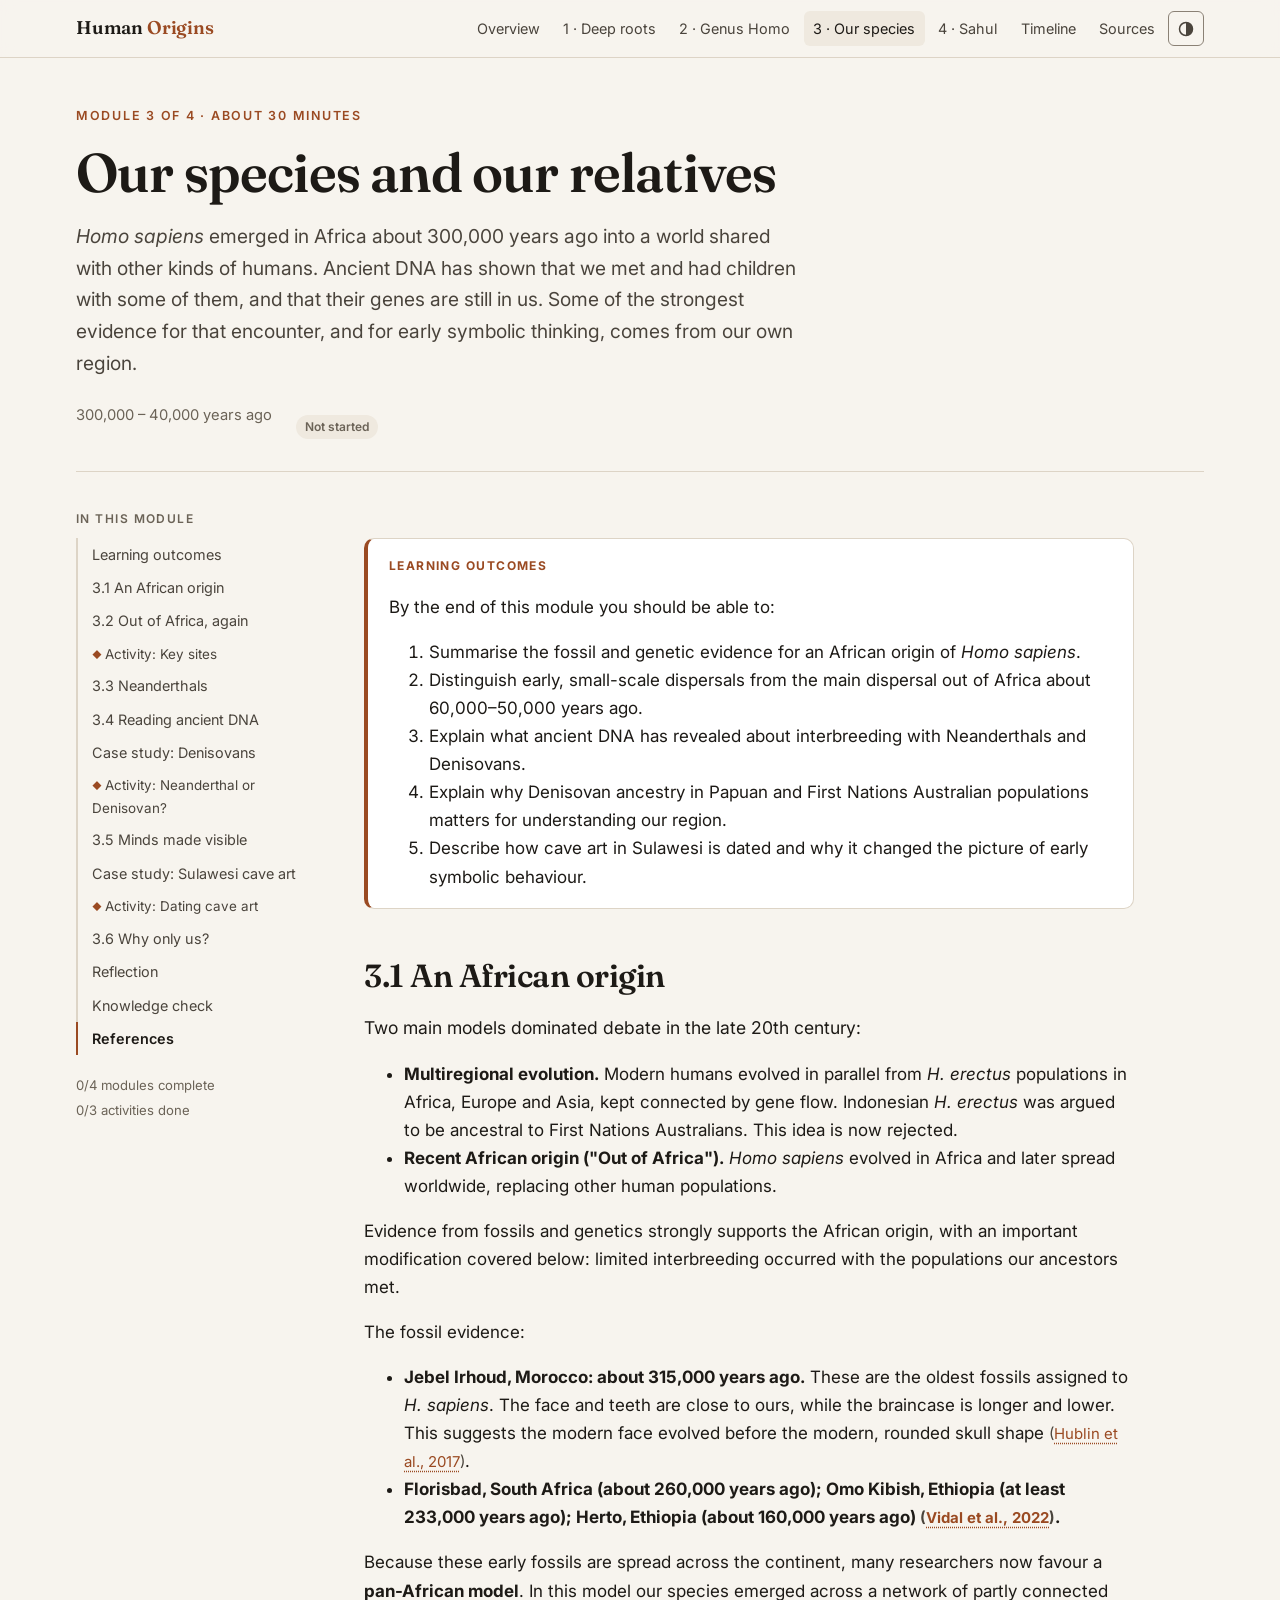
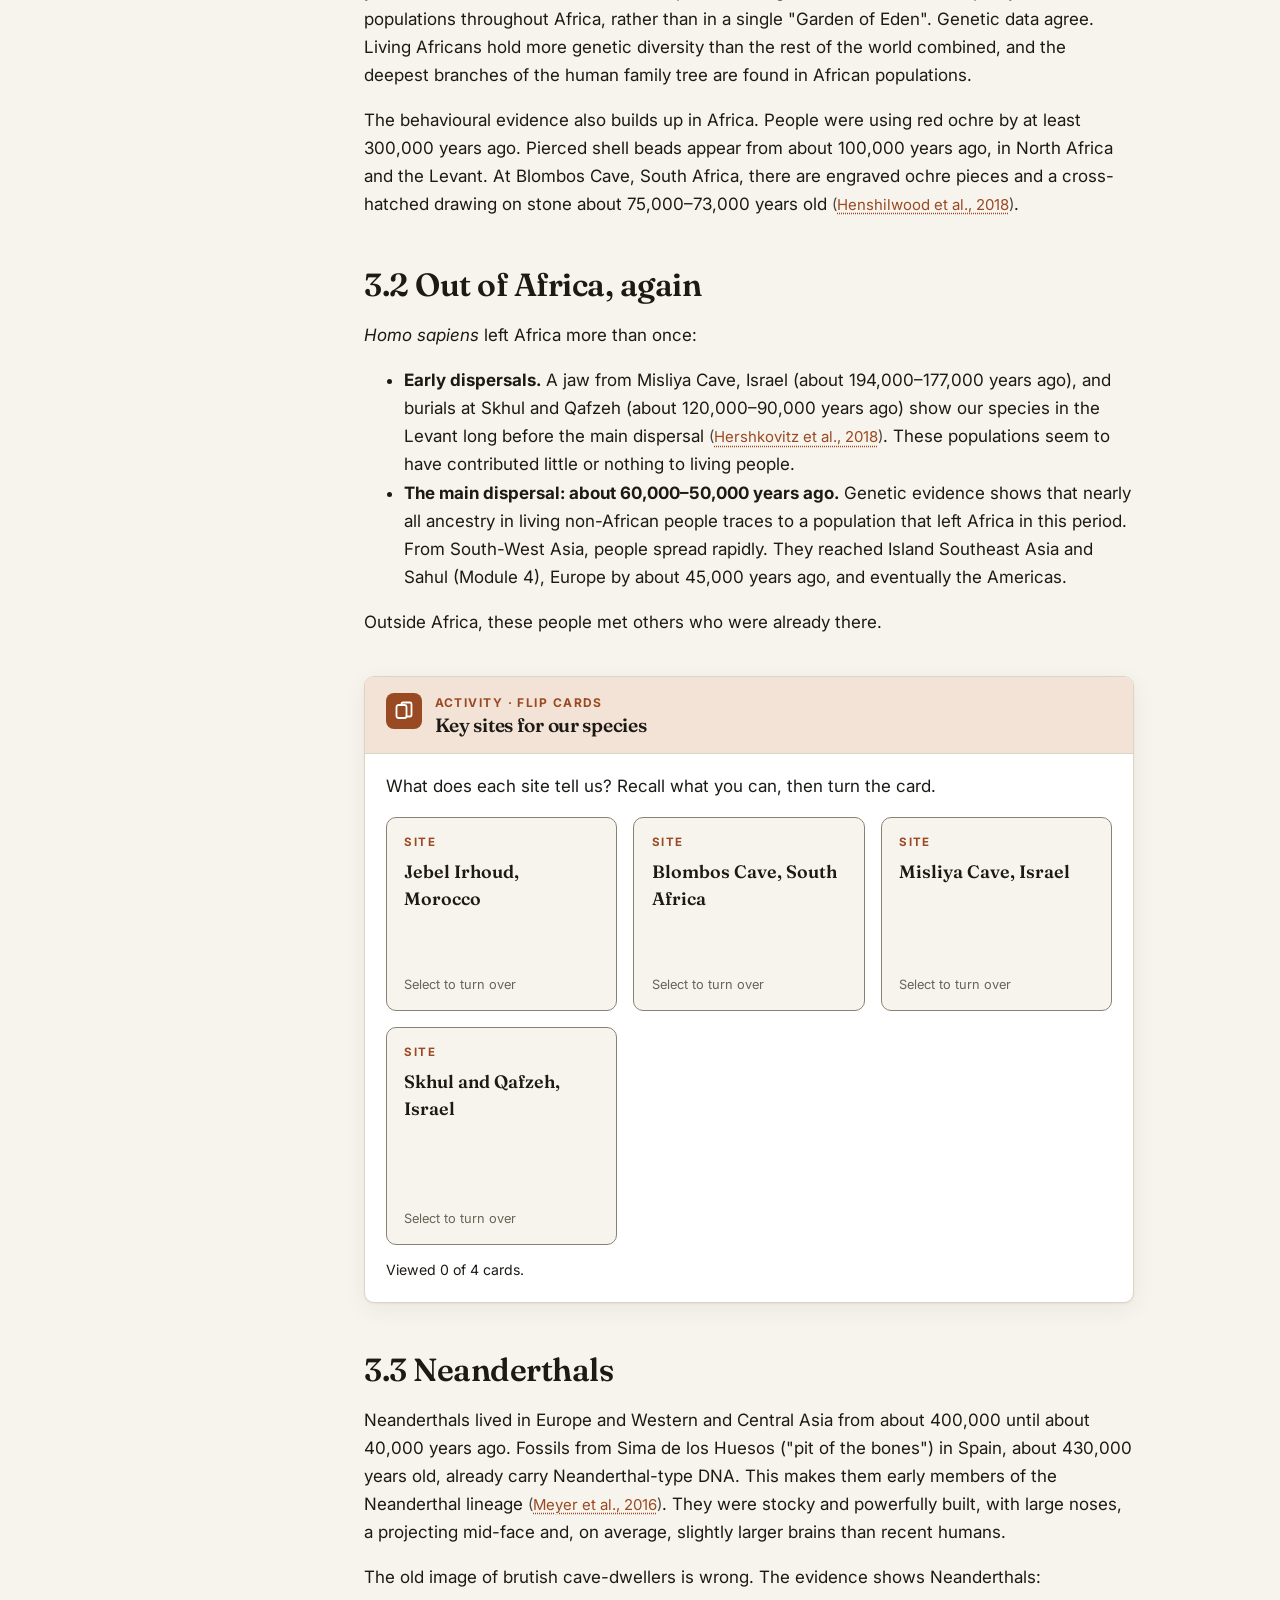
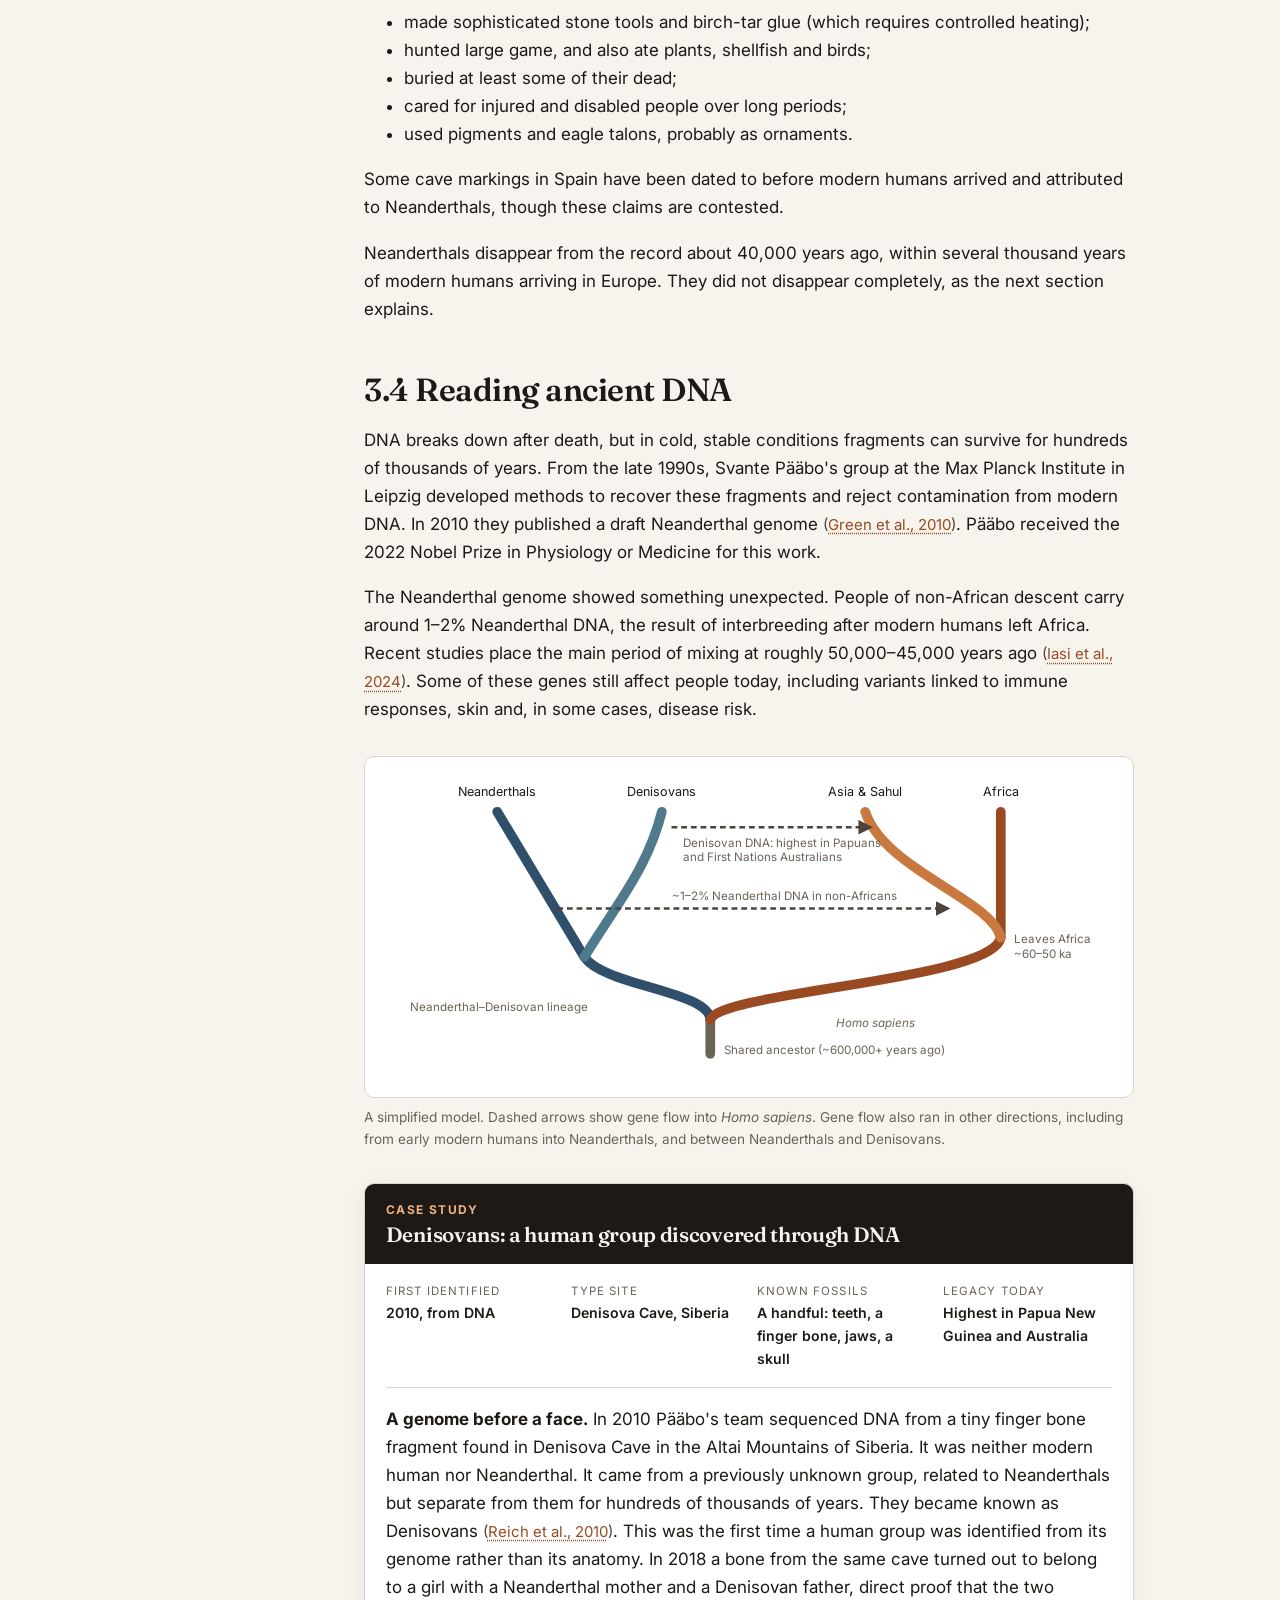
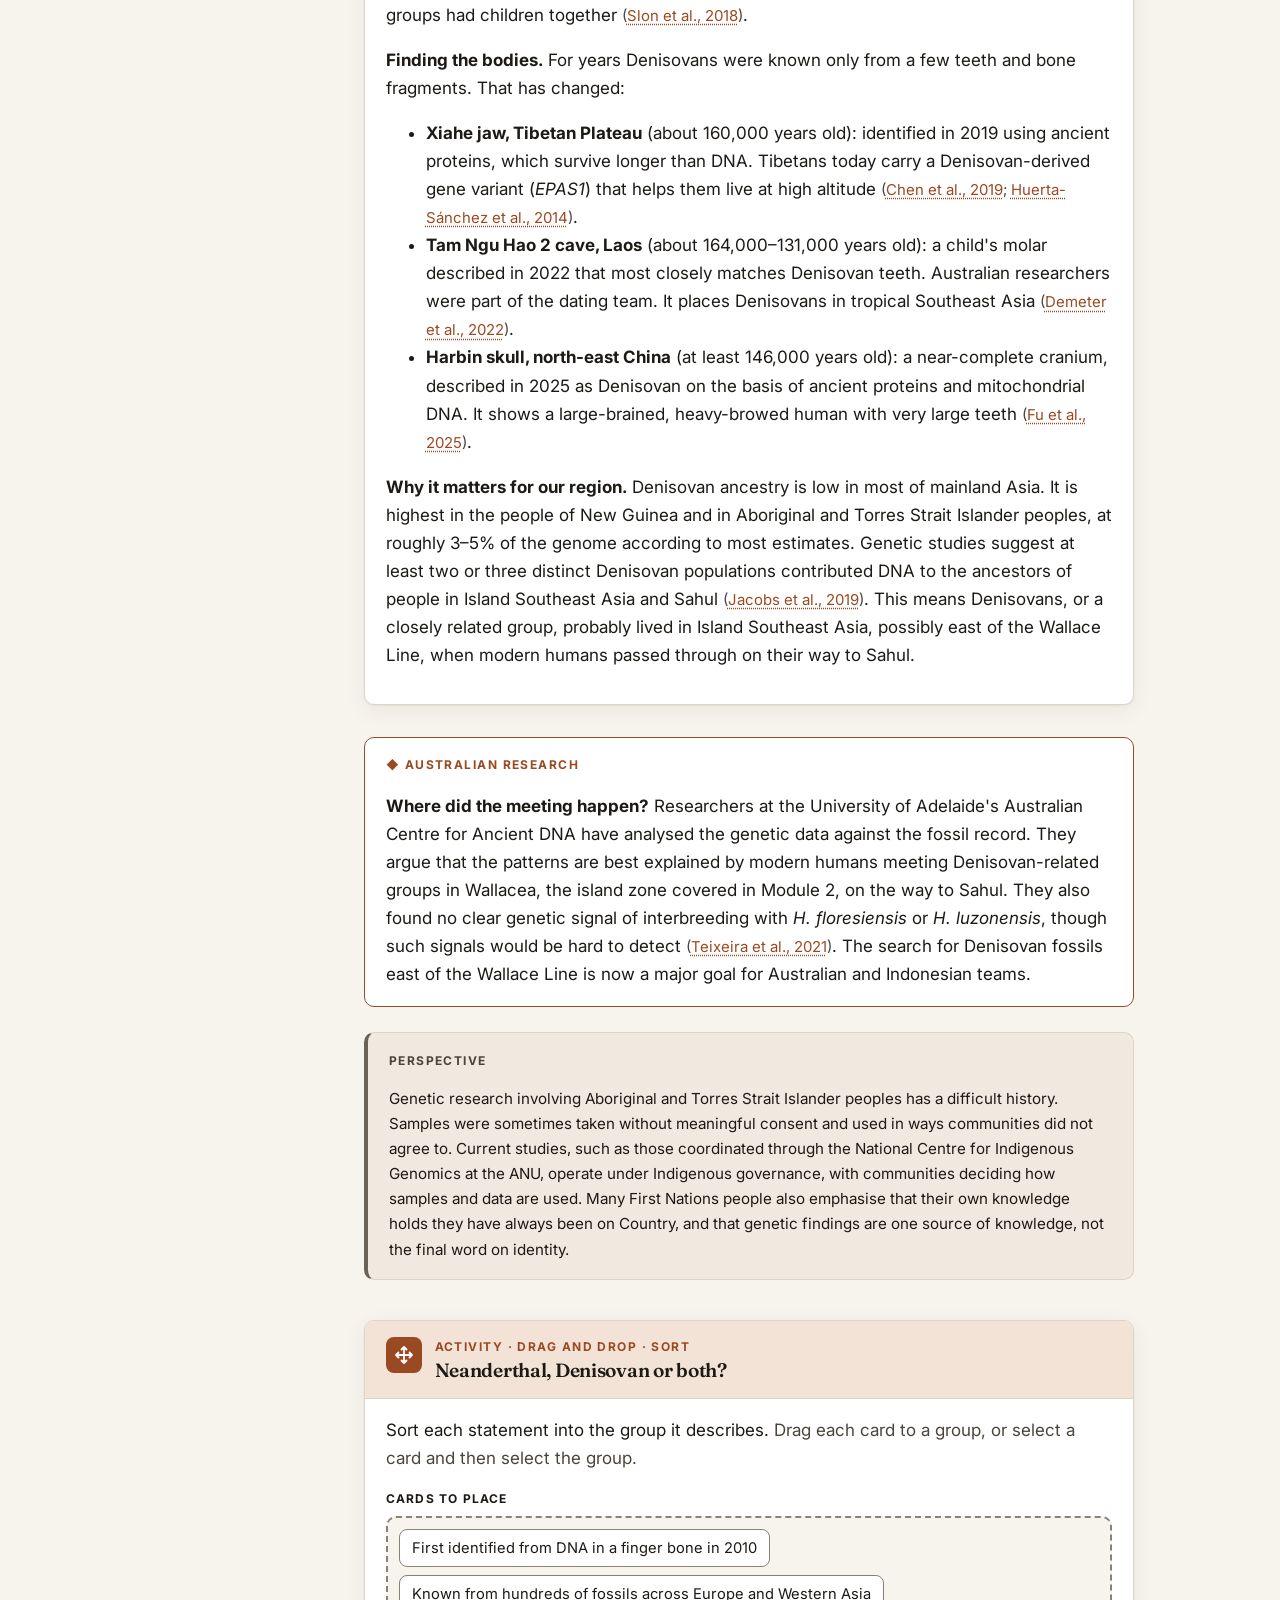
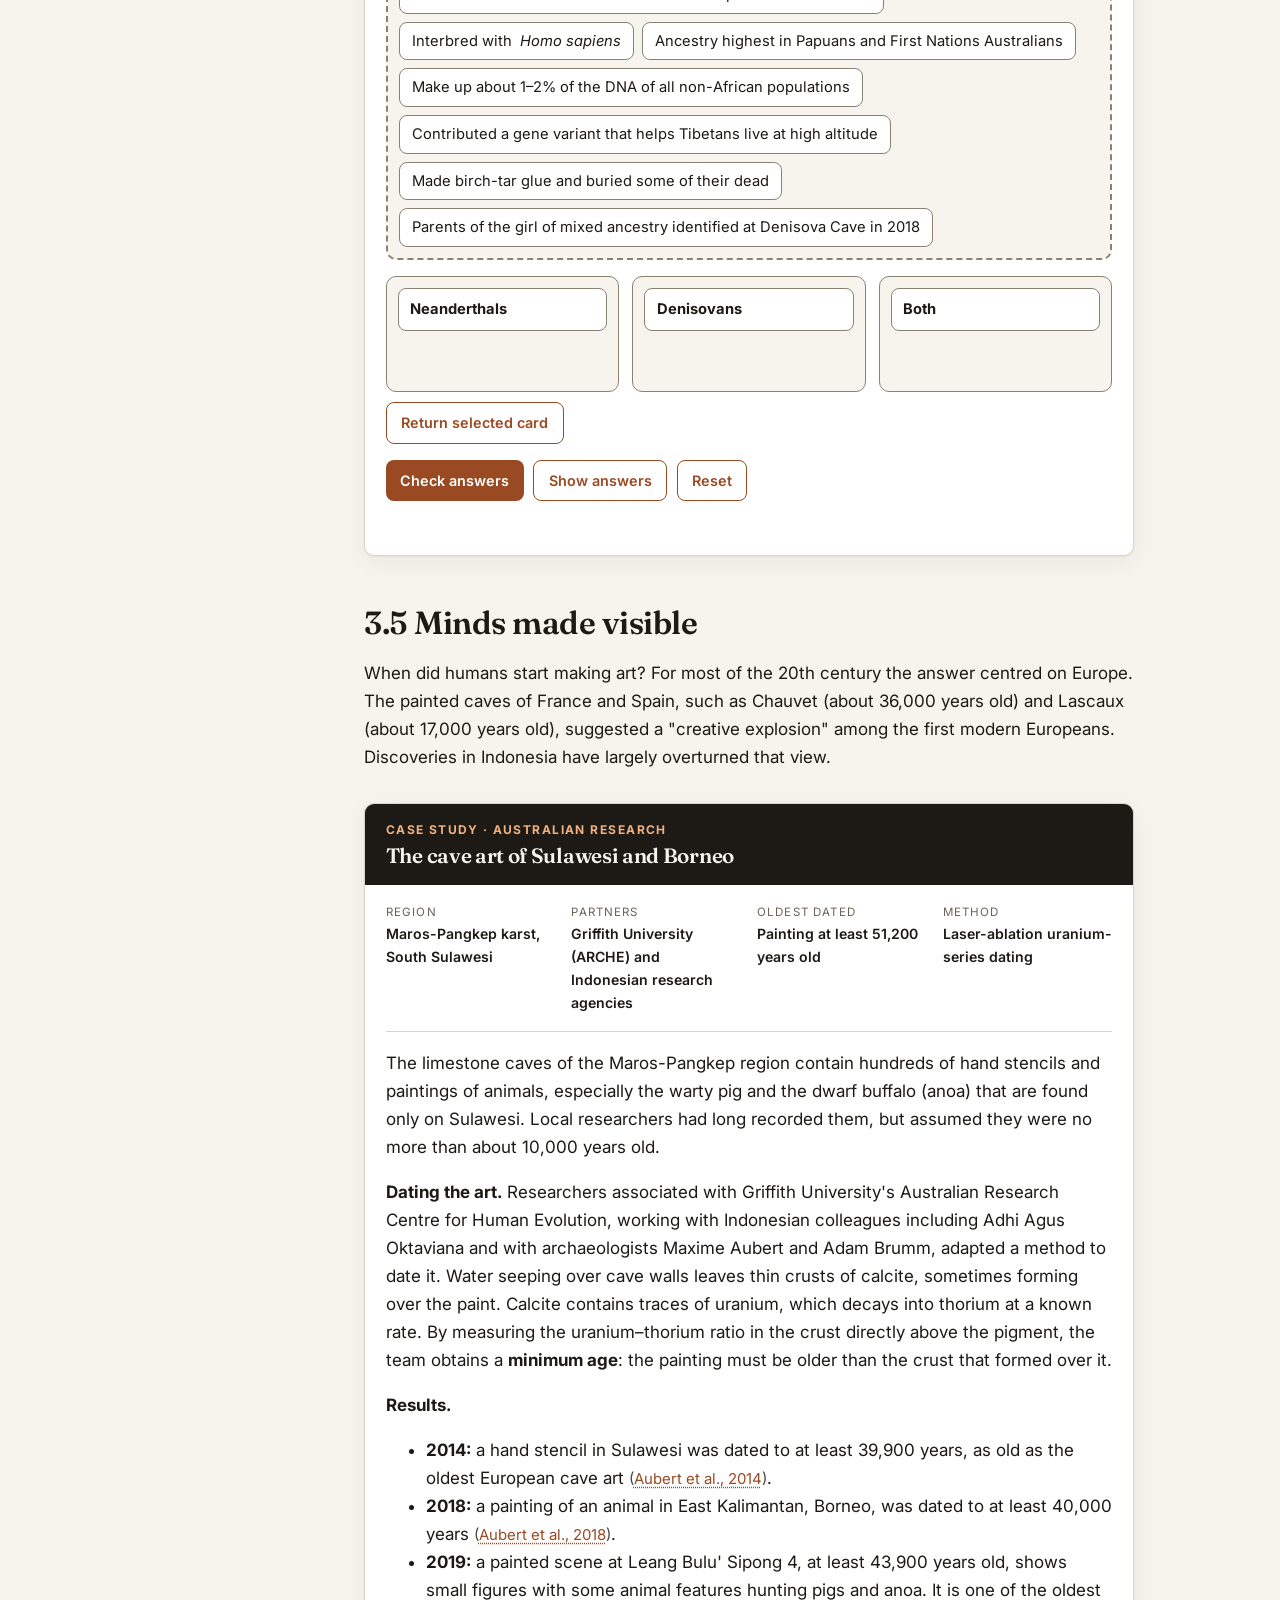
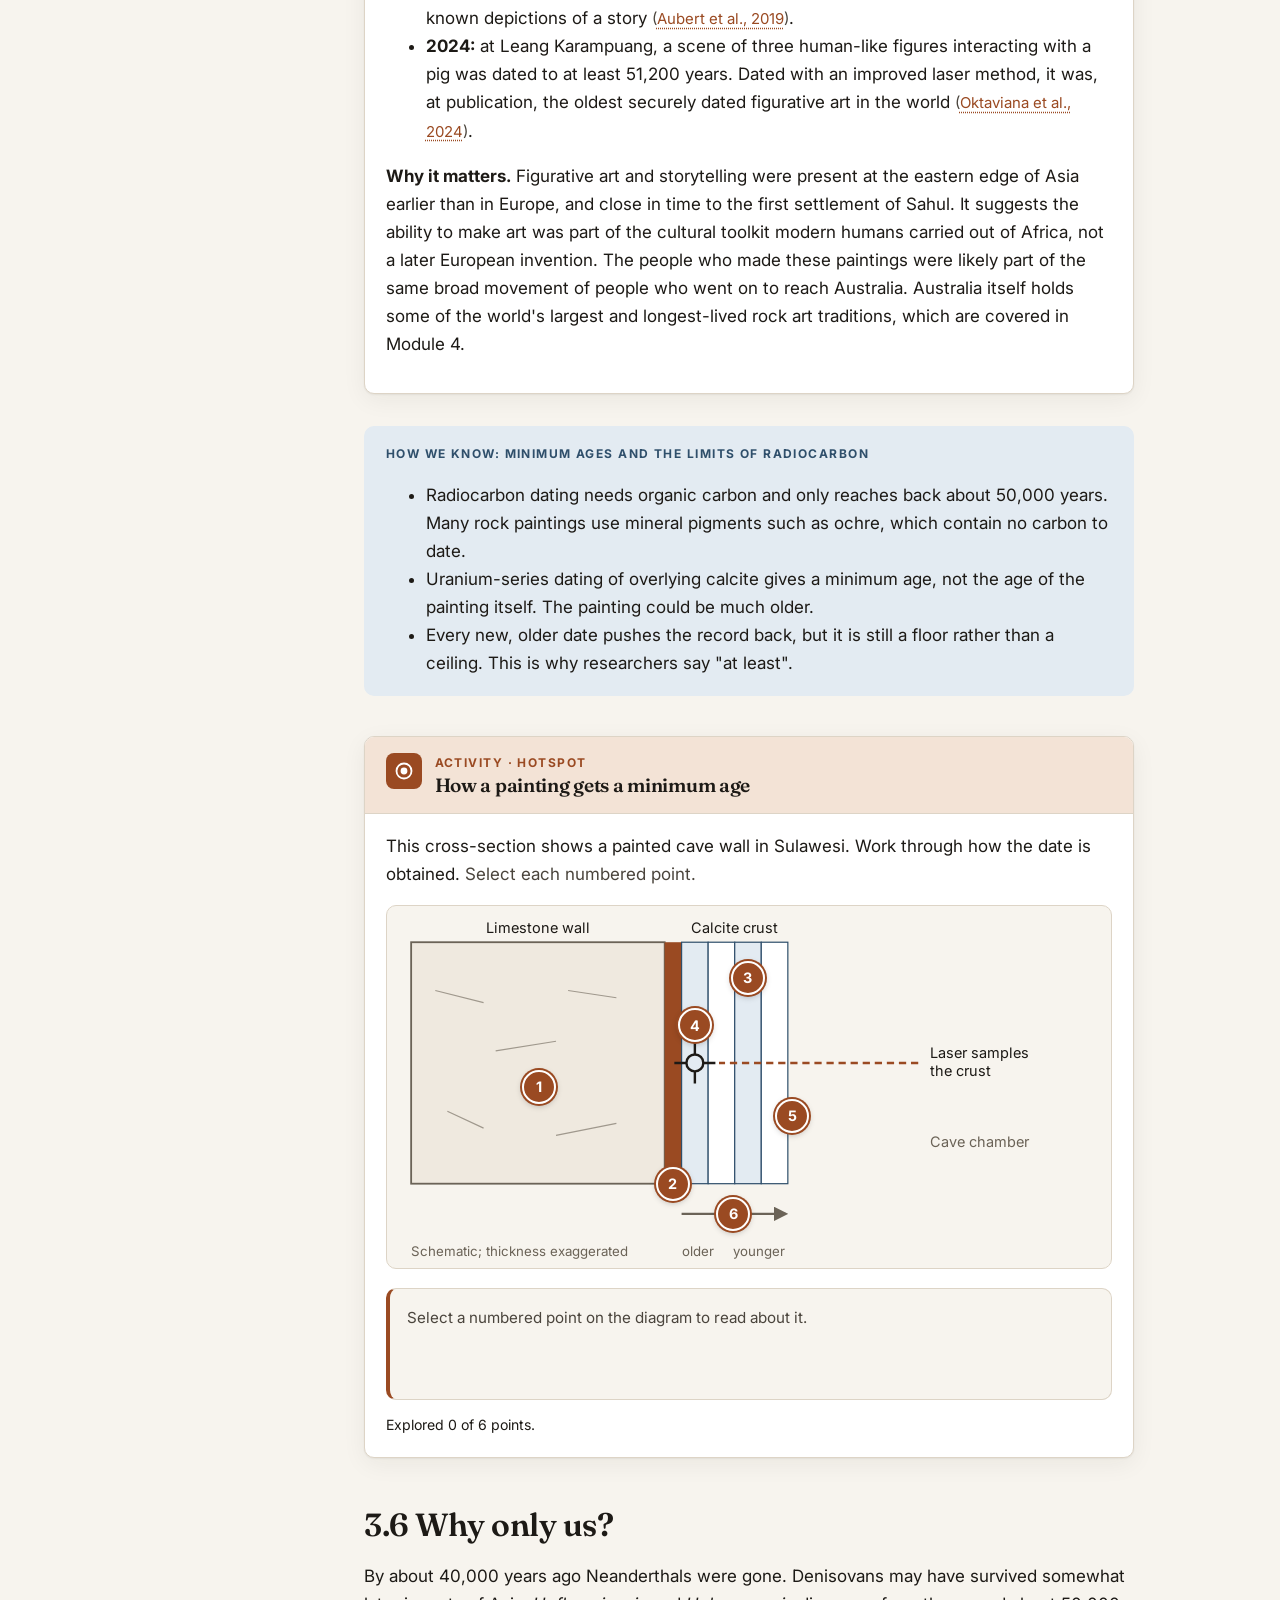
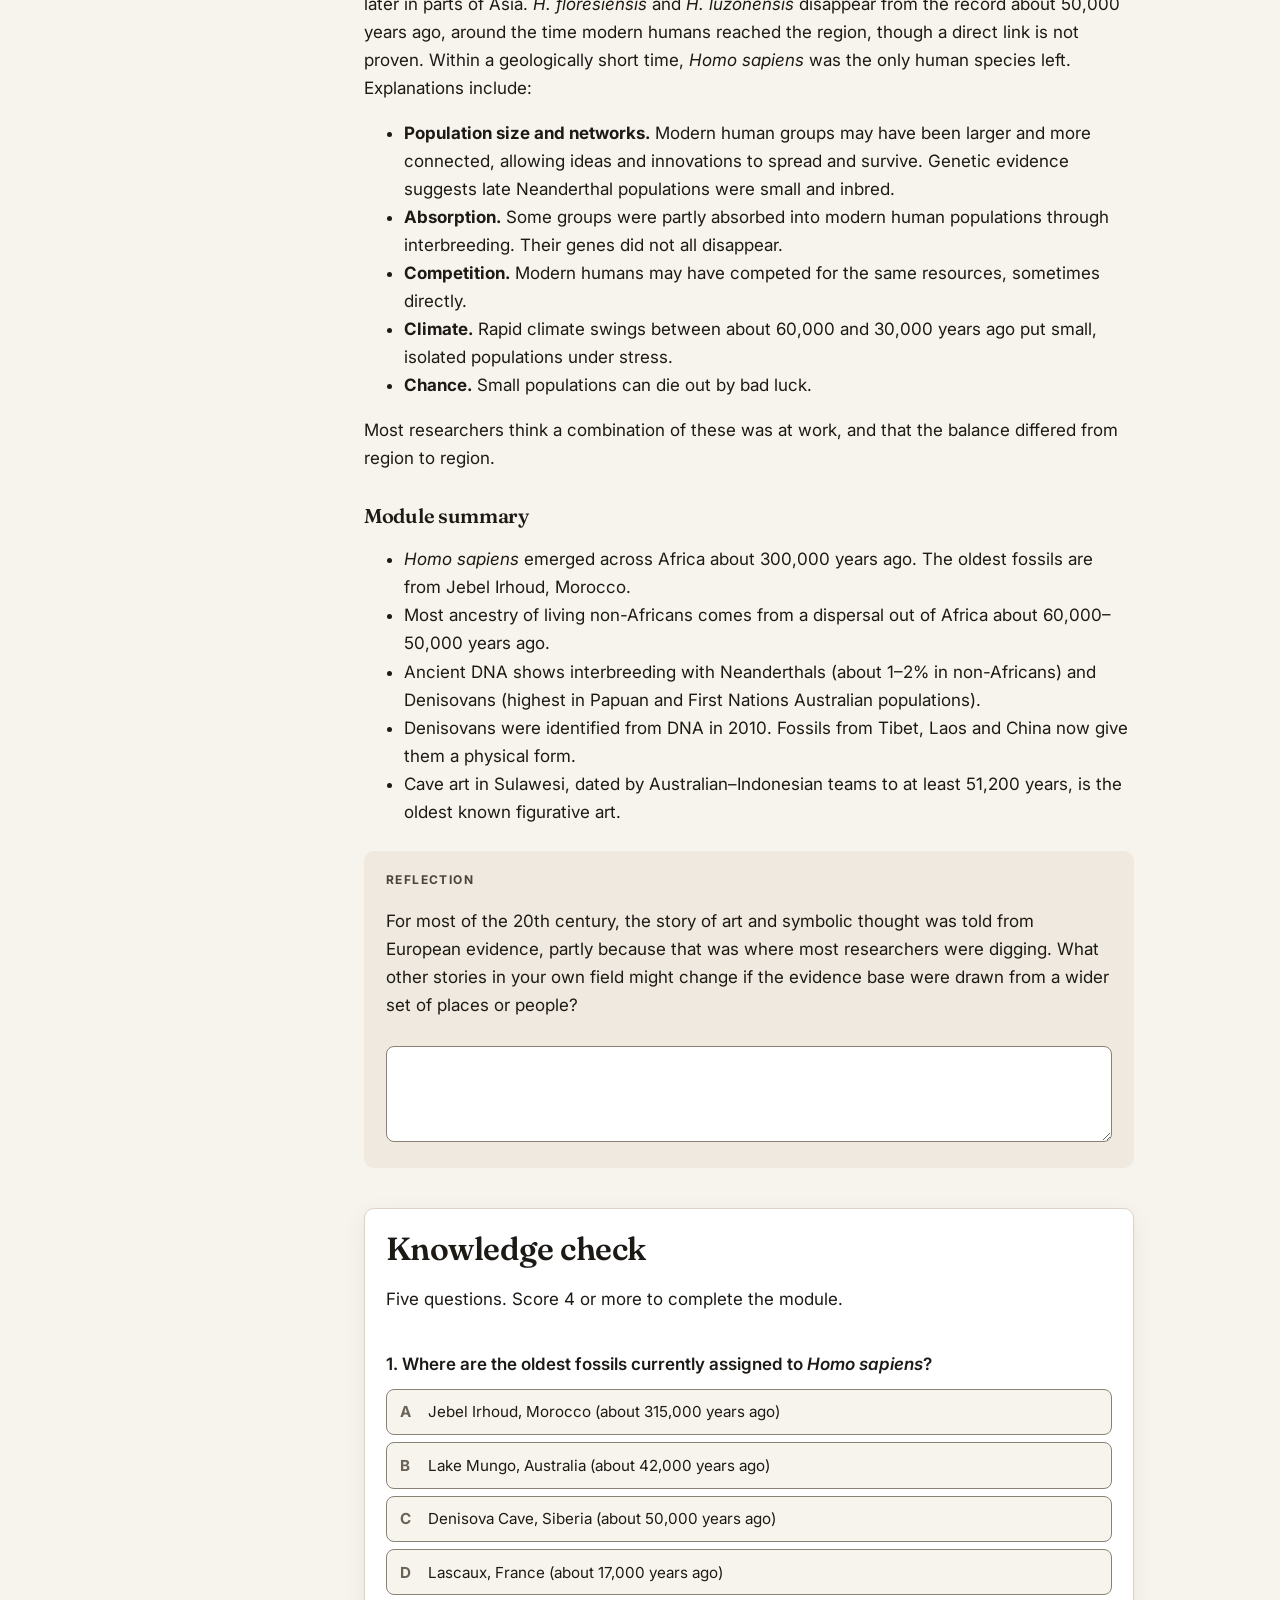
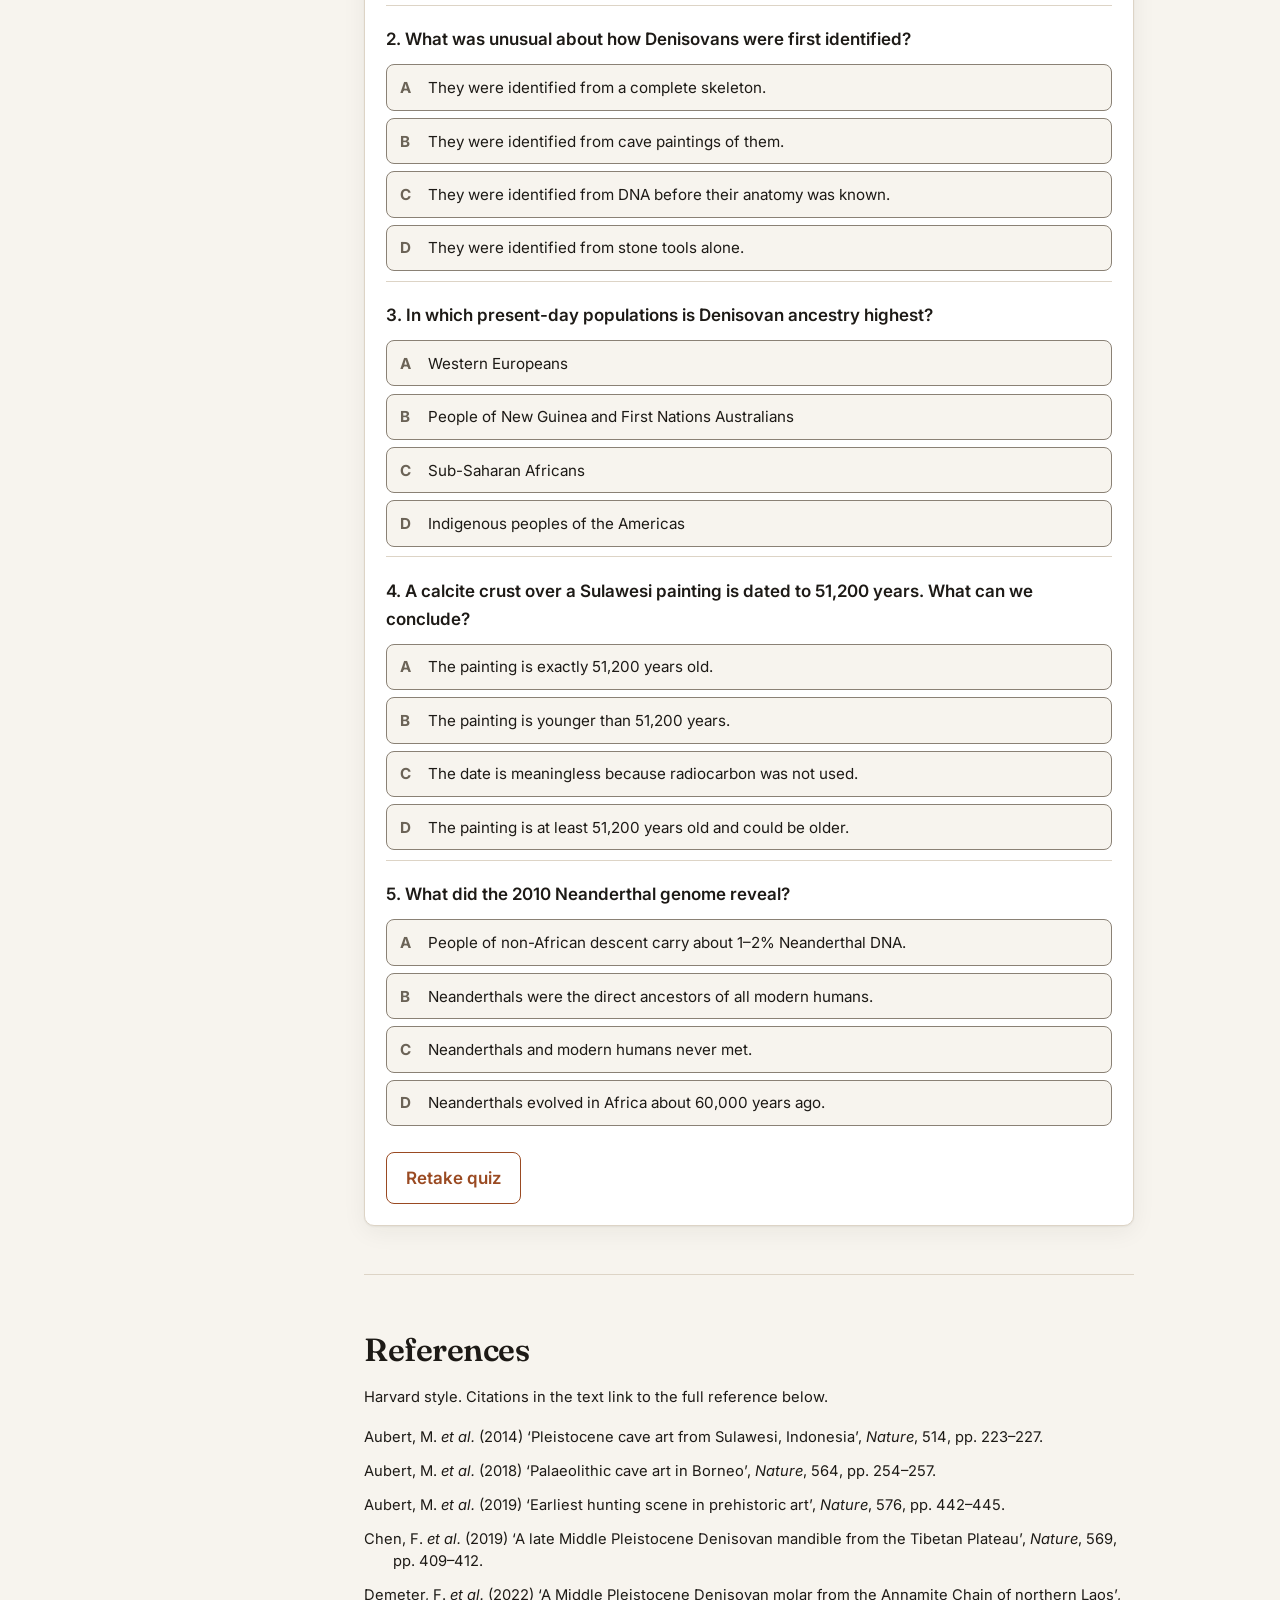
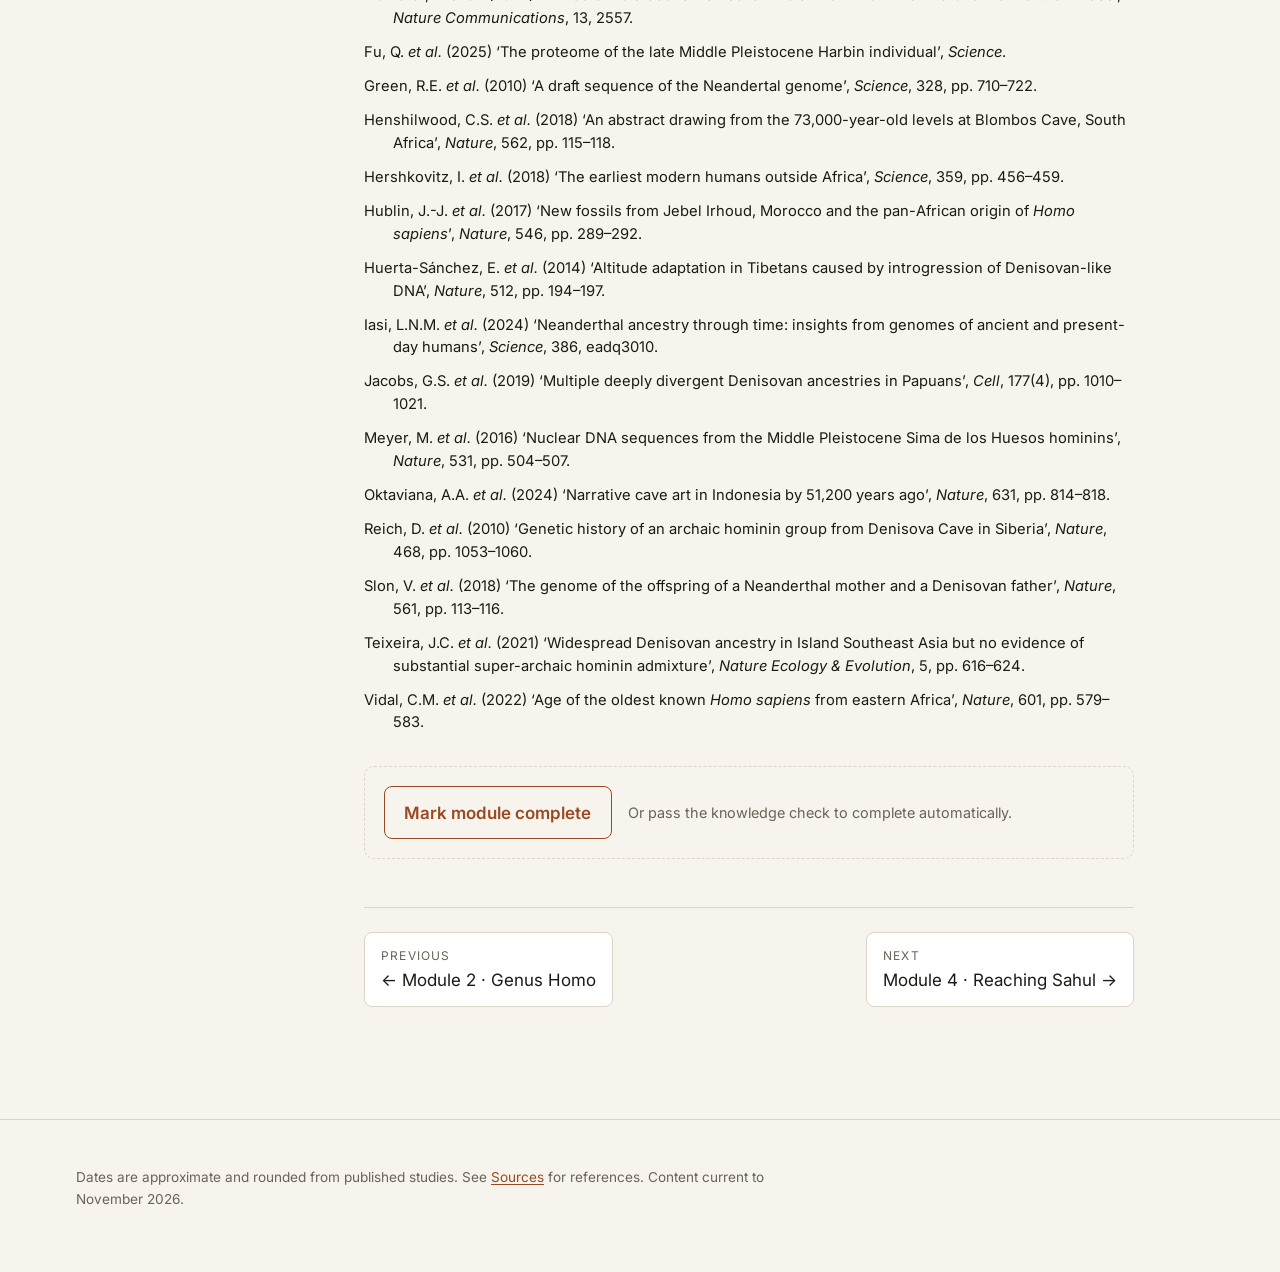
<file: site/module-3.html>
<!doctype html>
<html lang="en-AU">
<head>
<meta charset="utf-8">
<meta name="viewport" content="width=device-width, initial-scale=1">
<title>Our Species · Human Origins</title>
<meta name="description" content="Module 3: the African origin of Homo sapiens, Neanderthals and Denisovans, ancient DNA, and the world's oldest cave art in Sulawesi.">
<link rel="preconnect" href="https://fonts.googleapis.com">
<link rel="preconnect" href="https://fonts.gstatic.com" crossorigin>
<link href="https://fonts.googleapis.com/css2?family=Fraunces:opsz,wght@9..144,500;9..144,600&family=Inter:wght@400;600;700&display=swap" rel="stylesheet">
<link rel="stylesheet" href="assets/styles.css">
<link rel="icon" href="data:image/svg+xml,%3Csvg xmlns='http://www.w3.org/2000/svg' viewBox='0 0 32 32'%3E%3Ccircle cx='16' cy='16' r='14' fill='%239a4a22'/%3E%3Cpath d='M10 22c2-8 4-12 6-12s4 4 6 12' stroke='%23fff' stroke-width='2.5' fill='none' stroke-linecap='round'/%3E%3C/svg%3E">
</head>
<body>
<a class="skip" href="#main">Skip to content</a>
<header class="site-header"><div class="inner">
  <a class="brand" href="index.html">Human <span>Origins</span></a>
  <button class="nav-toggle" aria-expanded="false" aria-controls="nav">Menu</button>
  <nav class="site-nav" id="nav" aria-label="Course">
    <a href="index.html">Overview</a>
    <a href="module-1.html">1 · Deep roots</a>
    <a href="module-2.html">2 · Genus Homo</a>
    <a href="module-3.html" aria-current="page">3 · Our species</a>
    <a href="module-4.html">4 · Sahul</a>
    <a href="timeline.html">Timeline</a>
    <a href="resources.html">Sources</a>
    <button class="theme-toggle" type="button" aria-label="Toggle dark mode"><svg width="16" height="16" viewBox="0 0 16 16" aria-hidden="true" style="display:block"><circle cx="8" cy="8" r="6.5" fill="none" stroke="currentColor" stroke-width="1.5"/><path d="M8 1.5a6.5 6.5 0 0 1 0 13z" fill="currentColor"/></svg></button>
  </nav>
</div></header>

<main id="main">
<div class="wrap">
  <header class="module-head">
    <p class="eyebrow">Module 3 of 4 · About 30 minutes</p>
    <h1>Our species and our relatives</h1>
    <p class="lede"><em>Homo sapiens</em> emerged in Africa about 300,000 years ago into a world shared with other kinds of humans. Ancient DNA has shown that we met and had children with some of them, and that their genes are still in us. Some of the strongest evidence for that encounter, and for early symbolic thinking, comes from our own region.</p>
    <div class="meta-row"><span>300,000 – 40,000 years ago</span><span data-status-for="m3" class="status">Not started</span></div>
  </header>

  <div class="module-layout">
    <aside class="toc" aria-label="In this module">
      <h2>In this module</h2>
      <ol>
        <li><a href="#outcomes">Learning outcomes</a></li>
        <li><a href="#s1">3.1 An African origin</a></li>
        <li><a href="#s2">3.2 Out of Africa, again</a></li>
        <li><a href="#m3-a1" class="toc-act">Activity: Key sites</a></li>
        <li><a href="#s3">3.3 Neanderthals</a></li>
        <li><a href="#s4">3.4 Reading ancient DNA</a></li>
        <li><a href="#case1">Case study: Denisovans</a></li>
        <li><a href="#m3-a2" class="toc-act">Activity: Neanderthal or Denisovan?</a></li>
        <li><a href="#s5">3.5 Minds made visible</a></li>
        <li><a href="#case2">Case study: Sulawesi cave art</a></li>
        <li><a href="#m3-a3" class="toc-act">Activity: Dating cave art</a></li>
        <li><a href="#s6">3.6 Why only us?</a></li>
        <li><a href="#reflect">Reflection</a></li>
        <li><a href="#quiz">Knowledge check</a></li>
        <li><a href="#references">References</a></li>
      </ol>
      <p class="progress-mini"><span data-progress-count>0</span>/4 modules complete<span class="acts-mini" data-acts-for="m3"></span></p>
    </aside>

    <article class="content">
      <div class="box outcomes" id="outcomes">
        <p class="box-title">Learning outcomes</p>
        <p>By the end of this module you should be able to:</p>
        <ol>
          <li>Summarise the fossil and genetic evidence for an African origin of <em>Homo sapiens</em>.</li>
          <li>Distinguish early, small-scale dispersals from the main dispersal out of Africa about 60,000–50,000 years ago.</li>
          <li>Explain what ancient DNA has revealed about interbreeding with Neanderthals and Denisovans.</li>
          <li>Explain why Denisovan ancestry in Papuan and First Nations Australian populations matters for understanding our region.</li>
          <li>Describe how cave art in Sulawesi is dated and why it changed the picture of early symbolic behaviour.</li>
        </ol>
      </div>

      <h2 id="s1">3.1 An African origin</h2>
      <p>Two main models dominated debate in the late 20th century:</p>
      <ul>
        <li><strong>Multiregional evolution.</strong> Modern humans evolved in parallel from <em>H. erectus</em> populations in Africa, Europe and Asia, kept connected by gene flow. Indonesian <em>H. erectus</em> was argued to be ancestral to First Nations Australians. This idea is now rejected.</li>
        <li><strong>Recent African origin ("Out of Africa").</strong> <em>Homo sapiens</em> evolved in Africa and later spread worldwide, replacing other human populations.</li>
      </ul>
      <p>Evidence from fossils and genetics strongly supports the African origin, with an important modification covered below: limited interbreeding occurred with the populations our ancestors met.</p>
      <p>The fossil evidence:</p>
      <ul>
        <li><strong>Jebel Irhoud, Morocco: about 315,000 years ago.</strong> These are the oldest fossils assigned to <em>H. sapiens</em>. The face and teeth are close to ours, while the braincase is longer and lower. This suggests the modern face evolved before the modern, rounded skull shape <span class="cite">(<a href="#ref-hublin2017">Hublin et al., 2017</a>)</span>.</li>
        <li><strong>Florisbad, South Africa (about 260,000 years ago); Omo Kibish, Ethiopia (at least 233,000 years ago); Herto, Ethiopia (about 160,000 years ago) <span class="cite">(<a href="#ref-vidal2022">Vidal et al., 2022</a>)</span>.</strong></li>
      </ul>
      <p>Because these early fossils are spread across the continent, many researchers now favour a <strong>pan-African model</strong>. In this model our species emerged across a network of partly connected populations throughout Africa, rather than in a single "Garden of Eden". Genetic data agree. Living Africans hold more genetic diversity than the rest of the world combined, and the deepest branches of the human family tree are found in African populations.</p>
      <p>The behavioural evidence also builds up in Africa. People were using red ochre by at least 300,000 years ago. Pierced shell beads appear from about 100,000 years ago, in North Africa and the Levant. At Blombos Cave, South Africa, there are engraved ochre pieces and a cross-hatched drawing on stone about 75,000–73,000 years old <span class="cite">(<a href="#ref-henshilwood2018">Henshilwood et al., 2018</a>)</span>.</p>

      <h2 id="s2">3.2 Out of Africa, again</h2>
      <p><em>Homo sapiens</em> left Africa more than once:</p>
      <ul>
        <li><strong>Early dispersals.</strong> A jaw from Misliya Cave, Israel (about 194,000–177,000 years ago), and burials at Skhul and Qafzeh (about 120,000–90,000 years ago) show our species in the Levant long before the main dispersal <span class="cite">(<a href="#ref-hershkovitz2018">Hershkovitz et al., 2018</a>)</span>. These populations seem to have contributed little or nothing to living people.</li>
        <li><strong>The main dispersal: about 60,000–50,000 years ago.</strong> Genetic evidence shows that nearly all ancestry in living non-African people traces to a population that left Africa in this period. From South-West Asia, people spread rapidly. They reached Island Southeast Asia and Sahul (Module 4), Europe by about 45,000 years ago, and eventually the Americas.</li>
      </ul>
      <p>Outside Africa, these people met others who were already there.</p>

            <section class="activity" id="m3-a1" data-activity="m3-a1" data-type="flip" aria-labelledby="m3-a1-h">
        <div class="act-head">
          <span class="act-icon" aria-hidden="true"><svg viewBox="0 0 20 20" fill="none" stroke="currentColor" stroke-width="1.8" stroke-linejoin="round"><rect x="2.5" y="4" width="10" height="13" rx="2"/><path d="M7.5 4V3a1.5 1.5 0 0 1 1.5-1.5h7A1.5 1.5 0 0 1 17.5 3v11A1.5 1.5 0 0 1 16 15.5h-3.5"/></svg></span>
          <div><p class="box-title">Activity · Flip cards</p><h3 id="m3-a1-h">Key sites for our species</h3></div>
          <span class="act-done" hidden>✓ Completed</span>
        </div>
        <div class="act-body">
          <p>What does each site tell us? Recall what you can, then turn the card.</p>
          <div class="flip-grid">
            <button class="flip" type="button" aria-pressed="false">
              <span class="flip-inner">
                <span class="flip-face flip-front"><span class="flip-tag">Site</span><span class="flip-text">Jebel Irhoud, Morocco</span><span class="flip-hint">Select to turn over</span></span>
                <span class="flip-face flip-back"><span class="flip-tag">About 315,000 years ago</span><span class="flip-text">The oldest fossils assigned to <em>Homo sapiens</em>. A modern face sits on an older, elongated braincase.</span></span>
              </span>
            </button>
            <button class="flip" type="button" aria-pressed="false">
              <span class="flip-inner">
                <span class="flip-face flip-front"><span class="flip-tag">Site</span><span class="flip-text">Blombos Cave, South Africa</span><span class="flip-hint">Select to turn over</span></span>
                <span class="flip-face flip-back"><span class="flip-tag">About 75,000–73,000 years ago</span><span class="flip-text">Engraved ochre and a cross-hatched drawing on stone: early evidence of symbolic behaviour.</span></span>
              </span>
            </button>
            <button class="flip" type="button" aria-pressed="false">
              <span class="flip-inner">
                <span class="flip-face flip-front"><span class="flip-tag">Site</span><span class="flip-text">Misliya Cave, Israel</span><span class="flip-hint">Select to turn over</span></span>
                <span class="flip-face flip-back"><span class="flip-tag">About 194,000–177,000 years ago</span><span class="flip-text">A <em>Homo sapiens</em> jaw from an early dispersal out of Africa that left little or no trace in living people.</span></span>
              </span>
            </button>
            <button class="flip" type="button" aria-pressed="false">
              <span class="flip-inner">
                <span class="flip-face flip-front"><span class="flip-tag">Site</span><span class="flip-text">Skhul and Qafzeh, Israel</span><span class="flip-hint">Select to turn over</span></span>
                <span class="flip-face flip-back"><span class="flip-tag">About 120,000–90,000 years ago</span><span class="flip-text">Burials of early modern humans in the Levant, long before the main dispersal of about 60,000–50,000 years ago.</span></span>
              </span>
            </button>
          </div>
          <p class="act-status" role="status" aria-live="polite"></p>
        </div>
      </section>

      <h2 id="s3">3.3 Neanderthals</h2>
      <p>Neanderthals lived in Europe and Western and Central Asia from about 400,000 until about 40,000 years ago. Fossils from Sima de los Huesos ("pit of the bones") in Spain, about 430,000 years old, already carry Neanderthal-type DNA. This makes them early members of the Neanderthal lineage <span class="cite">(<a href="#ref-meyer2016">Meyer et al., 2016</a>)</span>. They were stocky and powerfully built, with large noses, a projecting mid-face and, on average, slightly larger brains than recent humans.</p>
      <p>The old image of brutish cave-dwellers is wrong. The evidence shows Neanderthals:</p>
      <ul>
        <li>made sophisticated stone tools and birch-tar glue (which requires controlled heating);</li>
        <li>hunted large game, and also ate plants, shellfish and birds;</li>
        <li>buried at least some of their dead;</li>
        <li>cared for injured and disabled people over long periods;</li>
        <li>used pigments and eagle talons, probably as ornaments.</li>
      </ul>
      <p>Some cave markings in Spain have been dated to before modern humans arrived and attributed to Neanderthals, though these claims are contested.</p>
      <p>Neanderthals disappear from the record about 40,000 years ago, within several thousand years of modern humans arriving in Europe. They did not disappear completely, as the next section explains.</p>

      <h2 id="s4">3.4 Reading ancient DNA</h2>
      <p>DNA breaks down after death, but in cold, stable conditions fragments can survive for hundreds of thousands of years. From the late 1990s, Svante Pääbo's group at the Max Planck Institute in Leipzig developed methods to recover these fragments and reject contamination from modern DNA. In 2010 they published a draft Neanderthal genome <span class="cite">(<a href="#ref-green2010">Green et al., 2010</a>)</span>. Pääbo received the 2022 Nobel Prize in Physiology or Medicine for this work.</p>
      <p>The Neanderthal genome showed something unexpected. People of non-African descent carry around 1–2% Neanderthal DNA, the result of interbreeding after modern humans left Africa. Recent studies place the main period of mixing at roughly 50,000–45,000 years ago <span class="cite">(<a href="#ref-iasi2024">Iasi et al., 2024</a>)</span>. Some of these genes still affect people today, including variants linked to immune responses, skin and, in some cases, disease risk.</p>

      <figure>
        <div class="fig-svg">
          <svg viewBox="0 0 760 310" role="img" aria-labelledby="gf-t gf-d">
            <title id="gf-t">Simplified model of gene flow between human groups</title>
            <desc id="gf-d">Diagram showing an ancestral population splitting into a Neanderthal–Denisovan lineage and an African Homo sapiens lineage. The Neanderthal–Denisovan lineage splits into Neanderthals and Denisovans. Homo sapiens leaves Africa about 60,000–50,000 years ago and receives gene flow from Neanderthals, giving about 1–2% Neanderthal DNA in non-Africans, and from Denisovans, whose DNA is highest in Papuans and First Nations Australians.</desc>
            <defs><marker id="ar" viewBox="0 0 10 10" refX="8" refY="5" markerWidth="6" markerHeight="6" orient="auto"><path d="M0 0 L10 5 L0 10z" style="fill:var(--ink-2)"/></marker></defs>
            <g fill="none" stroke-width="10" stroke-linecap="round">
              <path d="M340 290 L340 255" style="stroke:var(--ink-3)"/>
              <path d="M340 255 C340 225 230 220 210 190" style="stroke:var(--note)"/>
              <path d="M210 190 L120 40" style="stroke:var(--note)"/>
              <path d="M210 190 C240 140 275 100 290 40" style="stroke:var(--g-homoE)"/>
              <path d="M340 255 C350 225 630 215 640 170 L640 40" style="stroke:var(--accent)"/>
              <path d="M640 170 C630 130 520 100 500 40" style="stroke:var(--g-austr)"/>
            </g>
            <g fill="none" stroke-width="2.5" stroke-dasharray="6 4" style="stroke:var(--ink-2)">
              <path d="M300 56 L505 56" marker-end="url(#ar)"/>
              <path d="M182 140 L585 140" marker-end="url(#ar)"/>
            </g>
            <g font-size="13" text-anchor="middle">
              <text x="120" y="24">Neanderthals</text>
              <text x="290" y="24">Denisovans</text>
              <text x="500" y="24">Asia &amp; Sahul</text>
              <text x="640" y="24">Africa</text>
            </g>
            <g font-size="12">
              <text x="312" y="76" class="muted">Denisovan DNA: highest in Papuans</text>
              <text x="312" y="91" class="muted">and First Nations Australians</text>
              <text x="300" y="131" class="muted">~1–2% Neanderthal DNA in non-Africans</text>
              <text x="654" y="176" class="muted">Leaves Africa</text>
              <text x="654" y="191" class="muted">~60–50 ka</text>
              <text x="470" y="262" class="muted" font-style="italic">Homo sapiens</text>
              <text x="30" y="246" class="muted">Neanderthal–Denisovan lineage</text>
              <text x="354" y="290" class="muted">Shared ancestor (~600,000+ years ago)</text>
            </g>
          </svg>
        </div>
        <figcaption>A simplified model. Dashed arrows show gene flow into <em>Homo sapiens</em>. Gene flow also ran in other directions, including from early modern humans into Neanderthals, and between Neanderthals and Denisovans.</figcaption>
      </figure>

      <section class="case" id="case1" aria-labelledby="case1-h">
        <div class="case-head">
          <p class="box-title">Case study</p>
          <h3 id="case1-h">Denisovans: a human group discovered through DNA</h3>
        </div>
        <div class="case-body">
          <dl class="case-facts">
            <div><dt>First identified</dt><dd>2010, from DNA</dd></div>
            <div><dt>Type site</dt><dd>Denisova Cave, Siberia</dd></div>
            <div><dt>Known fossils</dt><dd>A handful: teeth, a finger bone, jaws, a skull</dd></div>
            <div><dt>Legacy today</dt><dd>Highest in Papua New Guinea and Australia</dd></div>
          </dl>
          <p><strong>A genome before a face.</strong> In 2010 Pääbo's team sequenced DNA from a tiny finger bone fragment found in Denisova Cave in the Altai Mountains of Siberia. It was neither modern human nor Neanderthal. It came from a previously unknown group, related to Neanderthals but separate from them for hundreds of thousands of years. They became known as Denisovans <span class="cite">(<a href="#ref-reich2010">Reich et al., 2010</a>)</span>. This was the first time a human group was identified from its genome rather than its anatomy. In 2018 a bone from the same cave turned out to belong to a girl with a Neanderthal mother and a Denisovan father, direct proof that the two groups had children together <span class="cite">(<a href="#ref-slon2018">Slon et al., 2018</a>)</span>.</p>
          <p><strong>Finding the bodies.</strong> For years Denisovans were known only from a few teeth and bone fragments. That has changed:</p>
          <ul>
            <li><strong>Xiahe jaw, Tibetan Plateau</strong> (about 160,000 years old): identified in 2019 using ancient proteins, which survive longer than DNA. Tibetans today carry a Denisovan-derived gene variant (<em>EPAS1</em>) that helps them live at high altitude <span class="cite">(<a href="#ref-chen2019">Chen et al., 2019</a>; <a href="#ref-huerta2014">Huerta-Sánchez et al., 2014</a>)</span>.</li>
            <li><strong>Tam Ngu Hao 2 cave, Laos</strong> (about 164,000–131,000 years old): a child's molar described in 2022 that most closely matches Denisovan teeth. Australian researchers were part of the dating team. It places Denisovans in tropical Southeast Asia <span class="cite">(<a href="#ref-demeter2022">Demeter et al., 2022</a>)</span>.</li>
            <li><strong>Harbin skull, north-east China</strong> (at least 146,000 years old): a near-complete cranium, described in 2025 as Denisovan on the basis of ancient proteins and mitochondrial DNA. It shows a large-brained, heavy-browed human with very large teeth <span class="cite">(<a href="#ref-fu2025">Fu et al., 2025</a>)</span>.</li>
          </ul>
          <p><strong>Why it matters for our region.</strong> Denisovan ancestry is low in most of mainland Asia. It is highest in the people of New Guinea and in Aboriginal and Torres Strait Islander peoples, at roughly 3–5% of the genome according to most estimates. Genetic studies suggest at least two or three distinct Denisovan populations contributed DNA to the ancestors of people in Island Southeast Asia and Sahul <span class="cite">(<a href="#ref-jacobs2019">Jacobs et al., 2019</a>)</span>. This means Denisovans, or a closely related group, probably lived in Island Southeast Asia, possibly east of the Wallace Line, when modern humans passed through on their way to Sahul.</p>
        </div>
      </section>

      <div class="box aus">
        <p class="box-title">Australian research</p>
        <p><strong>Where did the meeting happen?</strong> Researchers at the University of Adelaide's Australian Centre for Ancient DNA have analysed the genetic data against the fossil record. They argue that the patterns are best explained by modern humans meeting Denisovan-related groups in Wallacea, the island zone covered in Module 2, on the way to Sahul. They also found no clear genetic signal of interbreeding with <em>H. floresiensis</em> or <em>H. luzonensis</em>, though such signals would be hard to detect <span class="cite">(<a href="#ref-teixeira2021">Teixeira et al., 2021</a>)</span>. The search for Denisovan fossils east of the Wallace Line is now a major goal for Australian and Indonesian teams.</p>
      </div>

      <div class="box cultural">
        <p class="box-title">Perspective</p>
        <p>Genetic research involving Aboriginal and Torres Strait Islander peoples has a difficult history. Samples were sometimes taken without meaningful consent and used in ways communities did not agree to. Current studies, such as those coordinated through the National Centre for Indigenous Genomics at the ANU, operate under Indigenous governance, with communities deciding how samples and data are used. Many First Nations people also emphasise that their own knowledge holds they have always been on Country, and that genetic findings are one source of knowledge, not the final word on identity.</p>
      </div>

            <section class="activity" id="m3-a2" data-activity="m3-a2" data-type="sort" aria-labelledby="m3-a2-h">
        <div class="act-head">
          <span class="act-icon" aria-hidden="true"><svg viewBox="0 0 20 20" fill="none" stroke="currentColor" stroke-width="1.8" stroke-linecap="round" stroke-linejoin="round"><path d="M10 2v16M2 10h16M10 2 7.5 4.5M10 2l2.5 2.5M10 18l-2.5-2.5M10 18l2.5-2.5M2 10l2.5-2.5M2 10l2.5 2.5M18 10l-2.5-2.5M18 10l-2.5 2.5"/></svg></span>
          <div><p class="box-title">Activity · Drag and drop · sort</p><h3 id="m3-a2-h">Neanderthal, Denisovan or both?</h3></div>
          <span class="act-done" hidden>✓ Completed</span>
        </div>
        <div class="act-body">
          <p class="dnd-instr">Sort each statement into the group it describes. <span class="sub" style="color:var(--ink-2)">Drag each card to a group, or select a card and then select the group. </span></p>
          <p class="dnd-bank-label" id="m3-a2-bank">Cards to place</p>
          <ul class="dnd-bank" aria-labelledby="m3-a2-bank">
            <li><button class="dnd-item" type="button" data-answer="den">First identified from DNA in a finger bone in 2010</button></li>
            <li><button class="dnd-item" type="button" data-answer="nean">Known from hundreds of fossils across Europe and Western Asia</button></li>
            <li><button class="dnd-item" type="button" data-answer="both">Interbred with <em>Homo sapiens</em></button></li>
            <li><button class="dnd-item" type="button" data-answer="den">Ancestry highest in Papuans and First Nations Australians</button></li>
            <li><button class="dnd-item" type="button" data-answer="nean">Make up about 1–2% of the DNA of all non-African populations</button></li>
            <li><button class="dnd-item" type="button" data-answer="den">Contributed a gene variant that helps Tibetans live at high altitude</button></li>
            <li><button class="dnd-item" type="button" data-answer="nean">Made birch-tar glue and buried some of their dead</button></li>
            <li><button class="dnd-item" type="button" data-answer="both">Parents of the girl of mixed ancestry identified at Denisova Cave in 2018</button></li>
          </ul>
          <div class="dnd-zones">
            <div class="dnd-zone" data-zone="nean">
              <button class="dnd-target" type="button"><strong>Neanderthals</strong></button>
              <ul class="dnd-list"></ul>
            </div>
            <div class="dnd-zone" data-zone="den">
              <button class="dnd-target" type="button"><strong>Denisovans</strong></button>
              <ul class="dnd-list"></ul>
            </div>
            <div class="dnd-zone" data-zone="both">
              <button class="dnd-target" type="button"><strong>Both</strong></button>
              <ul class="dnd-list"></ul>
            </div>
          </div>
          <div class="act-actions" style="margin-top:.6rem"><button class="btn secondary small" type="button" data-dnd-return>Return selected card</button></div>
          <div class="act-actions">
            <button class="btn small" type="button" data-check>Check answers</button>
            <button class="btn secondary small" type="button" data-reveal hidden>Show answers</button>
            <button class="btn secondary small" type="button" data-reset>Reset</button>
          </div>
          <div class="act-explain" hidden><p>Neanderthals are known mainly from fossils and archaeology; Denisovans mainly from DNA, with a handful of fossils from Siberia, Tibet, Laos and China. Both interbred with modern humans, and with each other.</p></div>
          <p class="act-status" role="status" aria-live="polite"></p>
        </div>
      </section>

      <h2 id="s5">3.5 Minds made visible</h2>
      <p>When did humans start making art? For most of the 20th century the answer centred on Europe. The painted caves of France and Spain, such as Chauvet (about 36,000 years old) and Lascaux (about 17,000 years old), suggested a "creative explosion" among the first modern Europeans. Discoveries in Indonesia have largely overturned that view.</p>

      <figure class="video" id="video-m3" data-youtube="" data-title="Dating the world’s oldest cave art in Sulawesi" hidden>
        <div class="video-frame"></div>
        <figcaption><strong>Watch: Dating the world’s oldest cave art in Sulawesi</strong> · <a class="video-link" href="#">Open on YouTube</a>
          <ul><li>As you watch, look for how calcite crusts give a minimum age.</li><li>Notice the roles of the Indonesian and Australian researchers.</li></ul>
        </figcaption>
      </figure>

      <section class="case" id="case2" aria-labelledby="case2-h">
        <div class="case-head">
          <p class="box-title">Case study · Australian research</p>
          <h3 id="case2-h">The cave art of Sulawesi and Borneo</h3>
        </div>
        <div class="case-body">
          <dl class="case-facts">
            <div><dt>Region</dt><dd>Maros-Pangkep karst, South Sulawesi</dd></div>
            <div><dt>Partners</dt><dd>Griffith University (ARCHE) and Indonesian research agencies</dd></div>
            <div><dt>Oldest dated</dt><dd>Painting at least 51,200 years old</dd></div>
            <div><dt>Method</dt><dd>Laser-ablation uranium-series dating</dd></div>
          </dl>
          <p>The limestone caves of the Maros-Pangkep region contain hundreds of hand stencils and paintings of animals, especially the warty pig and the dwarf buffalo (anoa) that are found only on Sulawesi. Local researchers had long recorded them, but assumed they were no more than about 10,000 years old.</p>
          <p><strong>Dating the art.</strong> Researchers associated with Griffith University's Australian Research Centre for Human Evolution, working with Indonesian colleagues including Adhi Agus Oktaviana and with archaeologists Maxime Aubert and Adam Brumm, adapted a method to date it. Water seeping over cave walls leaves thin crusts of calcite, sometimes forming over the paint. Calcite contains traces of uranium, which decays into thorium at a known rate. By measuring the uranium–thorium ratio in the crust directly above the pigment, the team obtains a <strong>minimum age</strong>: the painting must be older than the crust that formed over it.</p>
          <p><strong>Results.</strong></p>
          <ul>
            <li><strong>2014:</strong> a hand stencil in Sulawesi was dated to at least 39,900 years, as old as the oldest European cave art <span class="cite">(<a href="#ref-aubert2014">Aubert et al., 2014</a>)</span>.</li>
            <li><strong>2018:</strong> a painting of an animal in East Kalimantan, Borneo, was dated to at least 40,000 years <span class="cite">(<a href="#ref-aubert2018">Aubert et al., 2018</a>)</span>.</li>
            <li><strong>2019:</strong> a painted scene at Leang Bulu' Sipong 4, at least 43,900 years old, shows small figures with some animal features hunting pigs and anoa. It is one of the oldest known depictions of a story <span class="cite">(<a href="#ref-aubert2019">Aubert et al., 2019</a>)</span>.</li>
            <li><strong>2024:</strong> at Leang Karampuang, a scene of three human-like figures interacting with a pig was dated to at least 51,200 years. Dated with an improved laser method, it was, at publication, the oldest securely dated figurative art in the world <span class="cite">(<a href="#ref-oktaviana2024">Oktaviana et al., 2024</a>)</span>.</li>
          </ul>
          <p><strong>Why it matters.</strong> Figurative art and storytelling were present at the eastern edge of Asia earlier than in Europe, and close in time to the first settlement of Sahul. It suggests the ability to make art was part of the cultural toolkit modern humans carried out of Africa, not a later European invention. The people who made these paintings were likely part of the same broad movement of people who went on to reach Australia. Australia itself holds some of the world's largest and longest-lived rock art traditions, which are covered in Module 4.</p>
        </div>
      </section>

      <div class="box method">
        <p class="box-title">How we know: minimum ages and the limits of radiocarbon</p>
        <ul>
          <li>Radiocarbon dating needs organic carbon and only reaches back about 50,000 years. Many rock paintings use mineral pigments such as ochre, which contain no carbon to date.</li>
          <li>Uranium-series dating of overlying calcite gives a minimum age, not the age of the painting itself. The painting could be much older.</li>
          <li>Every new, older date pushes the record back, but it is still a floor rather than a ceiling. This is why researchers say "at least".</li>
        </ul>
      </div>

            <section class="activity" id="m3-a3" data-activity="m3-a3" data-type="hotspot" aria-labelledby="m3-a3-h">
        <div class="act-head">
          <span class="act-icon" aria-hidden="true"><svg viewBox="0 0 20 20" fill="none" stroke="currentColor" stroke-width="1.8"><circle cx="10" cy="10" r="7.5"/><circle cx="10" cy="10" r="2.5" fill="currentColor"/></svg></span>
          <div><p class="box-title">Activity · Hotspot</p><h3 id="m3-a3-h">How a painting gets a minimum age</h3></div>
          <span class="act-done" hidden>✓ Completed</span>
        </div>
        <div class="act-body">
          <p>This cross-section shows a painted cave wall in Sulawesi. Work through how the date is obtained. <span style="color:var(--ink-2)">Select each numbered point.</span></p>
          <div class="hs-wrap hs-wide">
            <div class="hs-stage">
              <svg viewBox="0 0 600 300" role="img" aria-labelledby="m3-a3-svgt"><title id="m3-a3-svgt">Schematic cross-section through a painted cave wall covered by calcite crust</title>
                <rect x="20" y="30" width="210" height="200" style="fill:var(--surface-2);stroke:var(--ink-3)" stroke-width="1.5"/>
                <g style="stroke:var(--ink-3)" stroke-width="1" opacity=".6"><path d="M40 70 l40 10 M90 120 l50 -8 M50 170 l30 14 M150 70 l40 6 M140 190 l50 -10"/></g>
                <rect x="230" y="30" width="14" height="200" style="fill:var(--g-sap)"/>
                <rect x="244" y="30" width="22" height="200" style="fill:var(--note-soft);stroke:var(--note)" stroke-width="1"/>
                <rect x="266" y="30" width="22" height="200" style="fill:var(--surface);stroke:var(--note)" stroke-width="1"/>
                <rect x="288" y="30" width="22" height="200" style="fill:var(--note-soft);stroke:var(--note)" stroke-width="1"/>
                <rect x="310" y="30" width="22" height="200" style="fill:var(--surface);stroke:var(--note)" stroke-width="1"/>
                <circle cx="255" cy="130" r="7" fill="none" style="stroke:var(--ink)" stroke-width="2"/>
                <path d="M255 123 v-10 M255 137 v10 M248 130 h-10 M262 130 h10" style="stroke:var(--ink)" stroke-width="2"/>
                <path d="M440 130 H275" style="stroke:var(--accent)" stroke-width="2" stroke-dasharray="6 4"/>
                <g font-size="12"><text x="125" y="22" text-anchor="middle">Limestone wall</text><text x="288" y="22" text-anchor="middle">Calcite crust</text>
                <text x="450" y="126">Laser samples</text><text x="450" y="141">the crust</text><text x="450" y="200" class="muted">Cave chamber</text></g>
                <path d="M244 255 H330" style="stroke:var(--ink-3)" stroke-width="2" marker-end="url(#m3a3ar)"/>
                <defs><marker id="m3a3ar" viewBox="0 0 10 10" refX="8" refY="5" markerWidth="6" markerHeight="6" orient="auto"><path d="M0 0 L10 5 L0 10z" style="fill:var(--ink-3)"/></marker></defs>
                <g font-size="11" class="muted"><text x="244" y="290" class="muted">older</text><text x="330" y="290" text-anchor="end" class="muted">younger</text></g>
                <text x="20" y="290" font-size="11" class="muted">Schematic; thickness exaggerated</text>
              </svg>
              <button class="hs-pin" type="button" data-hs="0" style="left:21%;top:50%" aria-label="1: Limestone wall">1</button>
              <button class="hs-pin" type="button" data-hs="1" style="left:39.5%;top:76.7%" aria-label="2: Pigment layer">2</button>
              <button class="hs-pin" type="button" data-hs="2" style="left:49.8%;top:20%" aria-label="3: Calcite crust">3</button>
              <button class="hs-pin" type="button" data-hs="3" style="left:42.5%;top:33%" aria-label="4: Sampling point next to the pigment">4</button>
              <button class="hs-pin" type="button" data-hs="4" style="left:56%;top:58%" aria-label="5: Outer layers">5</button>
              <button class="hs-pin" type="button" data-hs="5" style="left:47.8%;top:85%" aria-label="6: The unknown gap">6</button>
            </div>
            <div class="hs-panel" aria-live="polite">
              <p class="hs-intro" style="color:var(--ink-2)">Select a numbered point on the diagram to read about it.</p>
              <div class="hs-info" data-for="0" hidden><h4>1. Limestone wall</h4><p>The cave rock. Water moving through limestone carries dissolved calcium carbonate, which later forms the calcite crust.</p></div>
              <div class="hs-info" data-for="1" hidden><h4>2. Pigment layer</h4><p>The painting, usually red ochre or another mineral pigment. It contains no carbon, so it cannot be radiocarbon dated directly.</p></div>
              <div class="hs-info" data-for="2" hidden><h4>3. Calcite crust</h4><p>Water seeping over the wall leaves thin calcite layers, like a coral crust, that build up over thousands of years. Calcite takes in traces of uranium but almost no thorium when it forms.</p></div>
              <div class="hs-info" data-for="3" hidden><h4>4. Sampling point next to the pigment</h4><p>The layer touching the pigment is the oldest calcite. A laser removes microscopic amounts across the layers, and the ratio of uranium to its decay product, thorium, gives each layer’s age. The age of the innermost layer is the painting’s <strong>minimum age</strong>.</p></div>
              <div class="hs-info" data-for="4" hidden><h4>5. Outer layers</h4><p>Each layer outwards should give a younger date. Checking that ages decrease in order away from the paint guards against contamination or uranium loss.</p></div>
              <div class="hs-info" data-for="5" hidden><h4>6. The unknown gap</h4><p>We do not know how long the paint sat on the wall before calcite started to grow. That gap could be years or millennia, which is why researchers say "at least 51,200 years".</p></div>
            </div>
          </div>
          <p class="act-status" role="status" aria-live="polite"></p>
        </div>
      </section>

      <h2 id="s6">3.6 Why only us?</h2>
      <p>By about 40,000 years ago Neanderthals were gone. Denisovans may have survived somewhat later in parts of Asia. <em>H. floresiensis</em> and <em>H. luzonensis</em> disappear from the record about 50,000 years ago, around the time modern humans reached the region, though a direct link is not proven. Within a geologically short time, <em>Homo sapiens</em> was the only human species left. Explanations include:</p>
      <ul>
        <li><strong>Population size and networks.</strong> Modern human groups may have been larger and more connected, allowing ideas and innovations to spread and survive. Genetic evidence suggests late Neanderthal populations were small and inbred.</li>
        <li><strong>Absorption.</strong> Some groups were partly absorbed into modern human populations through interbreeding. Their genes did not all disappear.</li>
        <li><strong>Competition.</strong> Modern humans may have competed for the same resources, sometimes directly.</li>
        <li><strong>Climate.</strong> Rapid climate swings between about 60,000 and 30,000 years ago put small, isolated populations under stress.</li>
        <li><strong>Chance.</strong> Small populations can die out by bad luck.</li>
      </ul>
      <p>Most researchers think a combination of these was at work, and that the balance differed from region to region.</p>

      <h3>Module summary</h3>
      <ul>
        <li><em>Homo sapiens</em> emerged across Africa about 300,000 years ago. The oldest fossils are from Jebel Irhoud, Morocco.</li>
        <li>Most ancestry of living non-Africans comes from a dispersal out of Africa about 60,000–50,000 years ago.</li>
        <li>Ancient DNA shows interbreeding with Neanderthals (about 1–2% in non-Africans) and Denisovans (highest in Papuan and First Nations Australian populations).</li>
        <li>Denisovans were identified from DNA in 2010. Fossils from Tibet, Laos and China now give them a physical form.</li>
        <li>Cave art in Sulawesi, dated by Australian–Indonesian teams to at least 51,200 years, is the oldest known figurative art.</li>
      </ul>

      <div class="box reflect" id="reflect">
        <p class="box-title">Reflection</p>
        <p>For most of the 20th century, the story of art and symbolic thought was told from European evidence, partly because that was where most researchers were digging. What other stories in your own field might change if the evidence base were drawn from a wider set of places or people?</p>
        <textarea data-note="m3-r1" aria-label="Your reflection"></textarea>
        <span class="saved"></span>
      </div>

      <section class="quiz" id="quiz" data-module="m3" data-pass="4" aria-labelledby="quiz-h">
        <h2 id="quiz-h">Knowledge check</h2>
        <p>Five questions. Score 4 or more to complete the module.</p>

        <div class="q" data-answer="a" data-explain="Jebel Irhoud in Morocco, at about 315,000 years, holds the oldest fossils assigned to Homo sapiens. With other early fossils spread across the continent, this supports a pan-African origin.">
          <p class="q-text">1. Where are the oldest fossils currently assigned to <em>Homo sapiens</em>?</p>
          <div class="q-opts">
            <button class="q-opt" data-k="a">Jebel Irhoud, Morocco (about 315,000 years ago)</button>
            <button class="q-opt" data-k="b">Lake Mungo, Australia (about 42,000 years ago)</button>
            <button class="q-opt" data-k="c">Denisova Cave, Siberia (about 50,000 years ago)</button>
            <button class="q-opt" data-k="d">Lascaux, France (about 17,000 years ago)</button>
          </div>
          <div class="q-feedback" aria-live="polite"></div>
        </div>

        <div class="q" data-answer="c" data-explain="Denisovans were identified in 2010 from DNA in a finger bone fragment — the first human group recognised from its genome rather than its anatomy.">
          <p class="q-text">2. What was unusual about how Denisovans were first identified?</p>
          <div class="q-opts">
            <button class="q-opt" data-k="a">They were identified from a complete skeleton.</button>
            <button class="q-opt" data-k="b">They were identified from cave paintings of them.</button>
            <button class="q-opt" data-k="c">They were identified from DNA before their anatomy was known.</button>
            <button class="q-opt" data-k="d">They were identified from stone tools alone.</button>
          </div>
          <div class="q-feedback" aria-live="polite"></div>
        </div>

        <div class="q" data-answer="b" data-explain="Denisovan ancestry is highest in people of New Guinea and in Aboriginal and Torres Strait Islander peoples, suggesting encounters in Island Southeast Asia on the way to Sahul.">
          <p class="q-text">3. In which present-day populations is Denisovan ancestry highest?</p>
          <div class="q-opts">
            <button class="q-opt" data-k="a">Western Europeans</button>
            <button class="q-opt" data-k="b">People of New Guinea and First Nations Australians</button>
            <button class="q-opt" data-k="c">Sub-Saharan Africans</button>
            <button class="q-opt" data-k="d">Indigenous peoples of the Americas</button>
          </div>
          <div class="q-feedback" aria-live="polite"></div>
        </div>

        <div class="q" data-answer="d" data-explain="Uranium-series dating of calcite that formed over the paint gives a minimum age: the painting must be older than the crust on top of it.">
          <p class="q-text">4. A calcite crust over a Sulawesi painting is dated to 51,200 years. What can we conclude?</p>
          <div class="q-opts">
            <button class="q-opt" data-k="a">The painting is exactly 51,200 years old.</button>
            <button class="q-opt" data-k="b">The painting is younger than 51,200 years.</button>
            <button class="q-opt" data-k="c">The date is meaningless because radiocarbon was not used.</button>
            <button class="q-opt" data-k="d">The painting is at least 51,200 years old and could be older.</button>
          </div>
          <div class="q-feedback" aria-live="polite"></div>
        </div>

        <div class="q" data-answer="a" data-explain="Non-African genomes carry about 1–2% Neanderthal DNA from interbreeding, mostly around 50,000–45,000 years ago, after modern humans left Africa.">
          <p class="q-text">5. What did the 2010 Neanderthal genome reveal?</p>
          <div class="q-opts">
            <button class="q-opt" data-k="a">People of non-African descent carry about 1–2% Neanderthal DNA.</button>
            <button class="q-opt" data-k="b">Neanderthals were the direct ancestors of all modern humans.</button>
            <button class="q-opt" data-k="c">Neanderthals and modern humans never met.</button>
            <button class="q-opt" data-k="d">Neanderthals evolved in Africa about 60,000 years ago.</button>
          </div>
          <div class="q-feedback" aria-live="polite"></div>
        </div>

        <div class="quiz-result" role="status"></div>
        <div class="quiz-actions"><button class="btn secondary" type="button" data-quiz-reset>Retake quiz</button></div>
      </section>

      <section class="references" id="references" aria-labelledby="refs-h">
        <h2 id="refs-h">References</h2>
        <p class="ref-note">Harvard style. Citations in the text link to the full reference below.</p>
        <ul class="ref-list">
          <li id="ref-aubert2014">Aubert, M. <em>et al.</em> (2014) ‘Pleistocene cave art from Sulawesi, Indonesia’, <em>Nature</em>, 514, pp. 223–227.</li>
          <li id="ref-aubert2018">Aubert, M. <em>et al.</em> (2018) ‘Palaeolithic cave art in Borneo’, <em>Nature</em>, 564, pp. 254–257.</li>
          <li id="ref-aubert2019">Aubert, M. <em>et al.</em> (2019) ‘Earliest hunting scene in prehistoric art’, <em>Nature</em>, 576, pp. 442–445.</li>
          <li id="ref-chen2019">Chen, F. <em>et al.</em> (2019) ‘A late Middle Pleistocene Denisovan mandible from the Tibetan Plateau’, <em>Nature</em>, 569, pp. 409–412.</li>
          <li id="ref-demeter2022">Demeter, F. <em>et al.</em> (2022) ‘A Middle Pleistocene Denisovan molar from the Annamite Chain of northern Laos’, <em>Nature Communications</em>, 13, 2557.</li>
          <li id="ref-fu2025">Fu, Q. <em>et al.</em> (2025) ‘The proteome of the late Middle Pleistocene Harbin individual’, <em>Science</em>.</li>
          <li id="ref-green2010">Green, R.E. <em>et al.</em> (2010) ‘A draft sequence of the Neandertal genome’, <em>Science</em>, 328, pp. 710–722.</li>
          <li id="ref-henshilwood2018">Henshilwood, C.S. <em>et al.</em> (2018) ‘An abstract drawing from the 73,000-year-old levels at Blombos Cave, South Africa’, <em>Nature</em>, 562, pp. 115–118.</li>
          <li id="ref-hershkovitz2018">Hershkovitz, I. <em>et al.</em> (2018) ‘The earliest modern humans outside Africa’, <em>Science</em>, 359, pp. 456–459.</li>
          <li id="ref-hublin2017">Hublin, J.-J. <em>et al.</em> (2017) ‘New fossils from Jebel Irhoud, Morocco and the pan-African origin of <em>Homo sapiens</em>’, <em>Nature</em>, 546, pp. 289–292.</li>
          <li id="ref-huerta2014">Huerta-Sánchez, E. <em>et al.</em> (2014) ‘Altitude adaptation in Tibetans caused by introgression of Denisovan-like DNA’, <em>Nature</em>, 512, pp. 194–197.</li>
          <li id="ref-iasi2024">Iasi, L.N.M. <em>et al.</em> (2024) ‘Neanderthal ancestry through time: insights from genomes of ancient and present-day humans’, <em>Science</em>, 386, eadq3010.</li>
          <li id="ref-jacobs2019">Jacobs, G.S. <em>et al.</em> (2019) ‘Multiple deeply divergent Denisovan ancestries in Papuans’, <em>Cell</em>, 177(4), pp. 1010–1021.</li>
          <li id="ref-meyer2016">Meyer, M. <em>et al.</em> (2016) ‘Nuclear DNA sequences from the Middle Pleistocene Sima de los Huesos hominins’, <em>Nature</em>, 531, pp. 504–507.</li>
          <li id="ref-oktaviana2024">Oktaviana, A.A. <em>et al.</em> (2024) ‘Narrative cave art in Indonesia by 51,200 years ago’, <em>Nature</em>, 631, pp. 814–818.</li>
          <li id="ref-reich2010">Reich, D. <em>et al.</em> (2010) ‘Genetic history of an archaic hominin group from Denisova Cave in Siberia’, <em>Nature</em>, 468, pp. 1053–1060.</li>
          <li id="ref-slon2018">Slon, V. <em>et al.</em> (2018) ‘The genome of the offspring of a Neanderthal mother and a Denisovan father’, <em>Nature</em>, 561, pp. 113–116.</li>
          <li id="ref-teixeira2021">Teixeira, J.C. <em>et al.</em> (2021) ‘Widespread Denisovan ancestry in Island Southeast Asia but no evidence of substantial super-archaic hominin admixture’, <em>Nature Ecology &amp; Evolution</em>, 5, pp. 616–624.</li>
          <li id="ref-vidal2022">Vidal, C.M. <em>et al.</em> (2022) ‘Age of the oldest known <em>Homo sapiens</em> from eastern Africa’, <em>Nature</em>, 601, pp. 579–583.</li>
        </ul>
      </section>

      <div class="complete-row">
        <button class="btn secondary" type="button" data-complete-btn="m3">Mark module complete</button>
        <span style="color:var(--ink-3);font-size:.9rem">Or pass the knowledge check to complete automatically.</span>
      </div>

      <nav class="pager" aria-label="Module navigation">
        <a href="module-2.html"><small>Previous</small>← Module 2 · Genus Homo</a>
        <a href="module-4.html"><small>Next</small>Module 4 · Reaching Sahul →</a>
      </nav>
    </article>
  </div>
</div>
</main>

<footer class="site-footer"><div class="wrap">
  <p>Dates are approximate and rounded from published studies. See <a href="resources.html">Sources</a> for references. Content current to November 2026.</p>
</div></footer>
<script src="assets/app.js"></script>
<script src="assets/activities.js"></script>
<script src="assets/videos.js"></script>
</body>
</html>
</file>
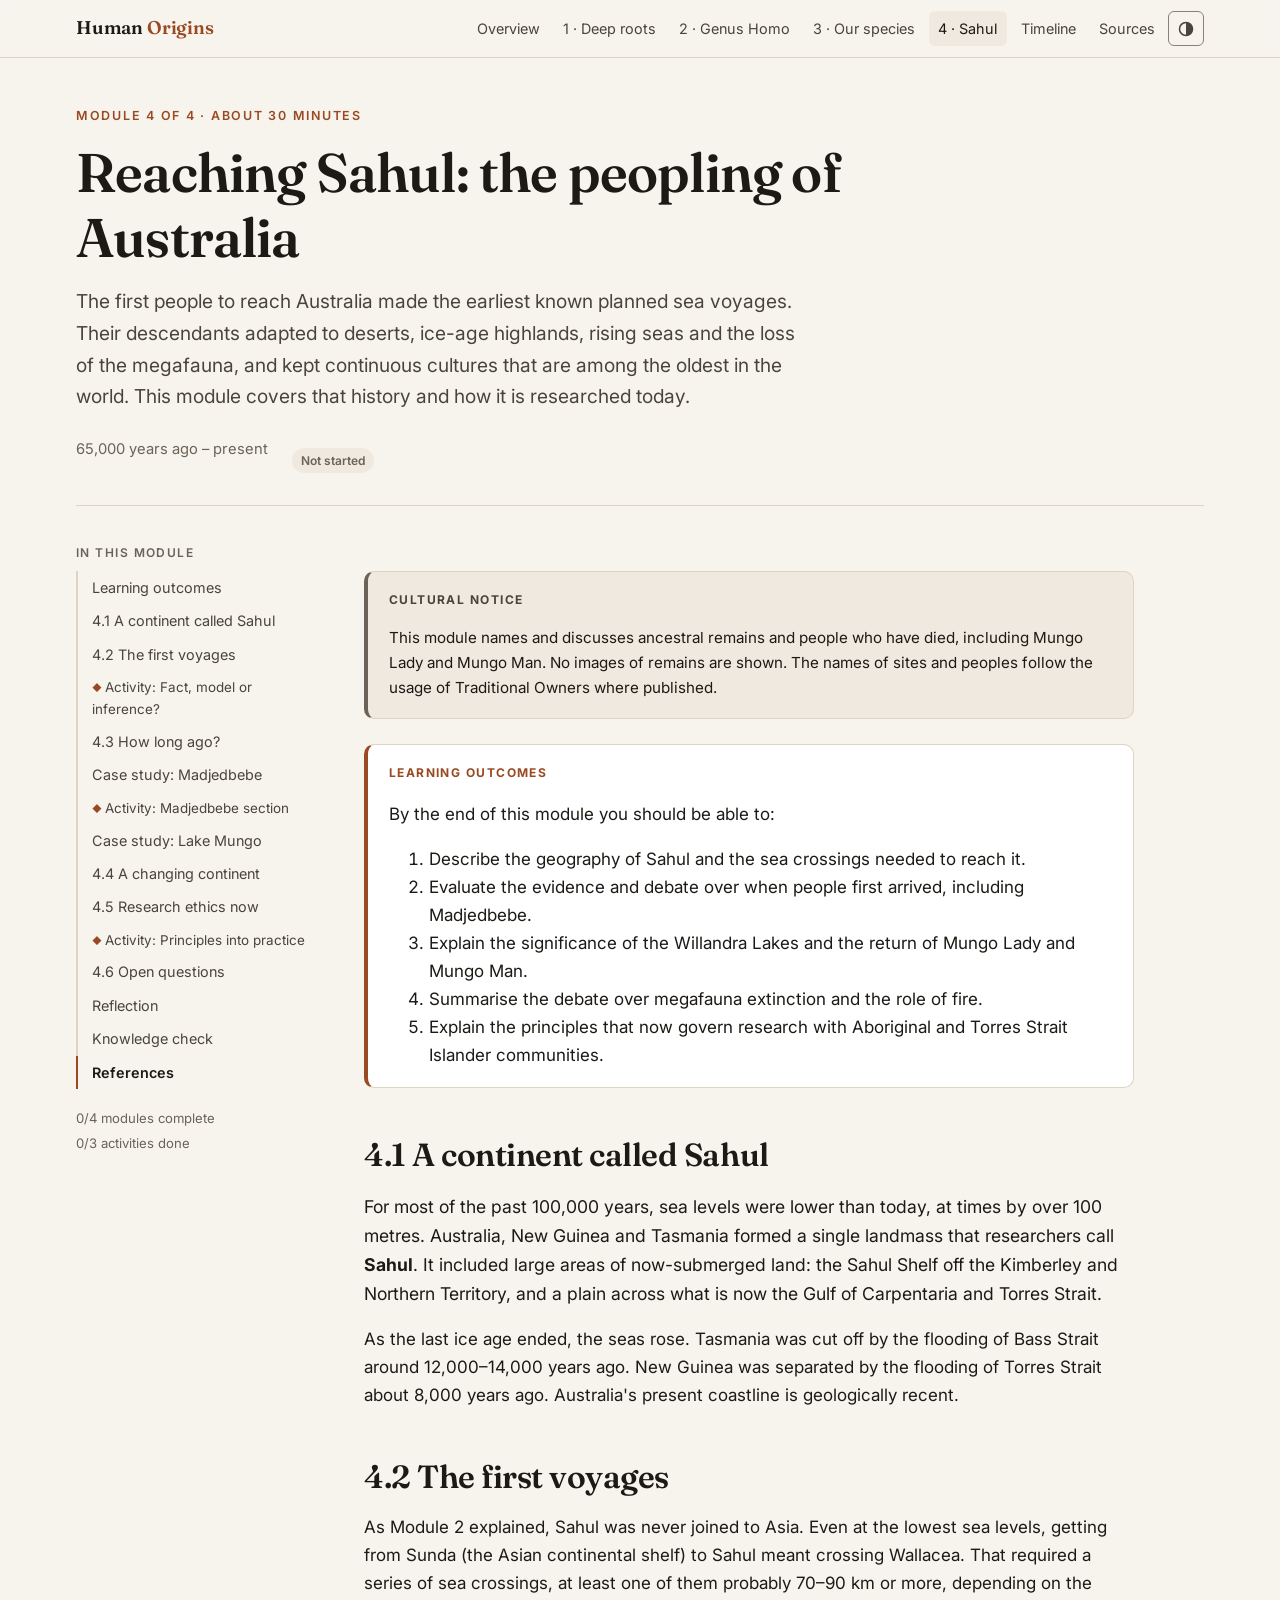
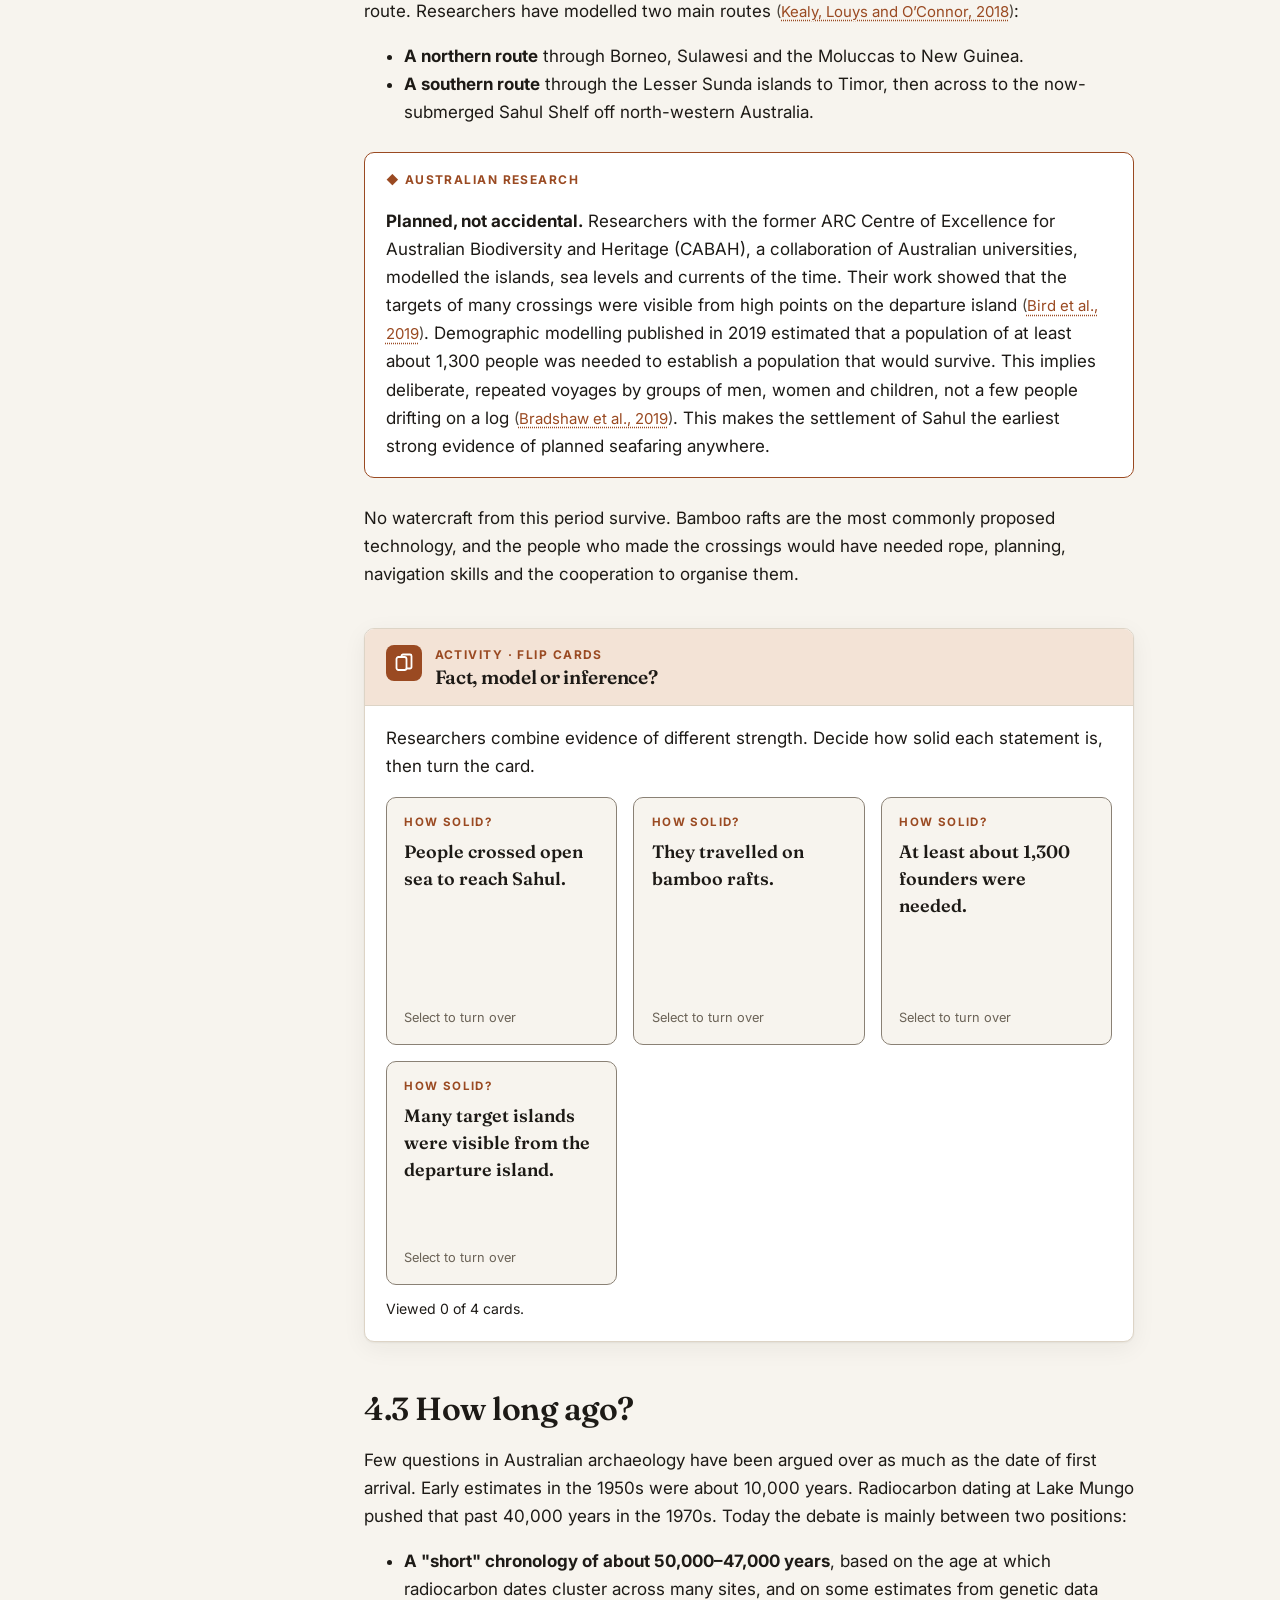
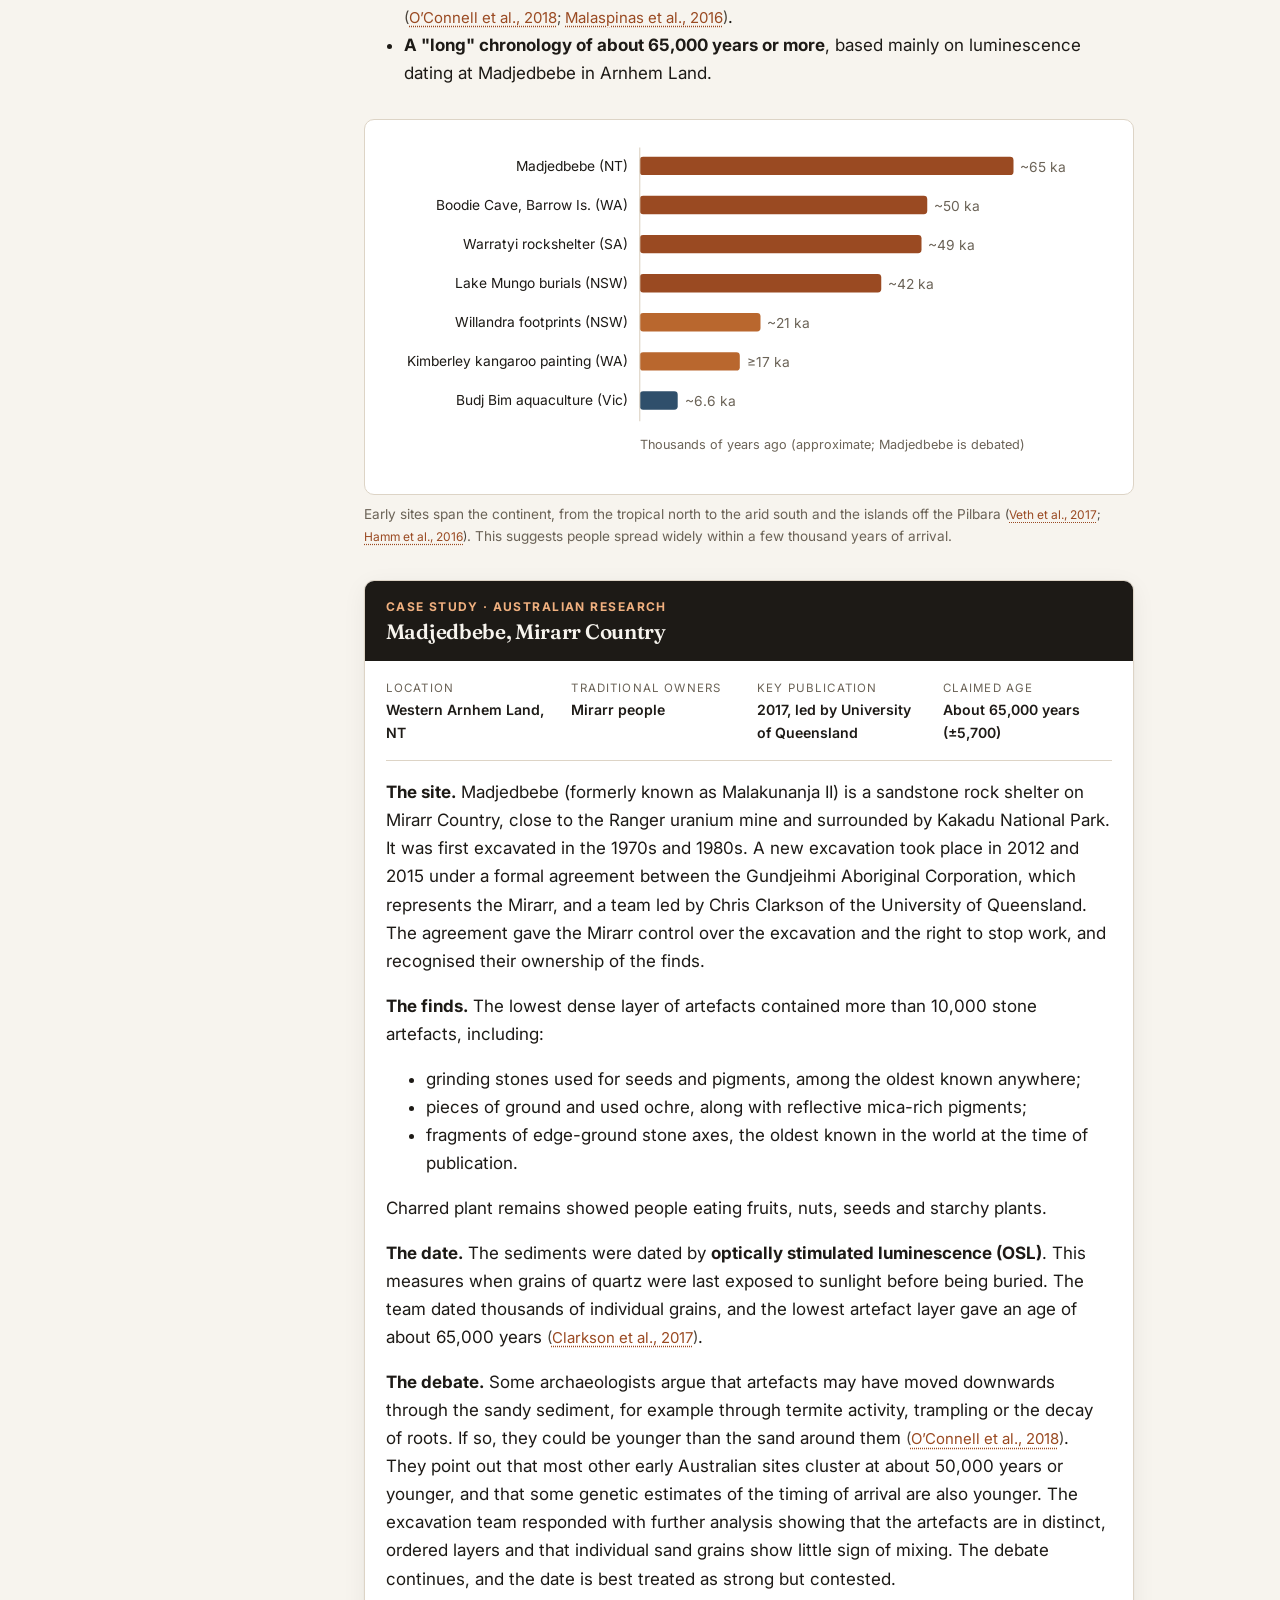
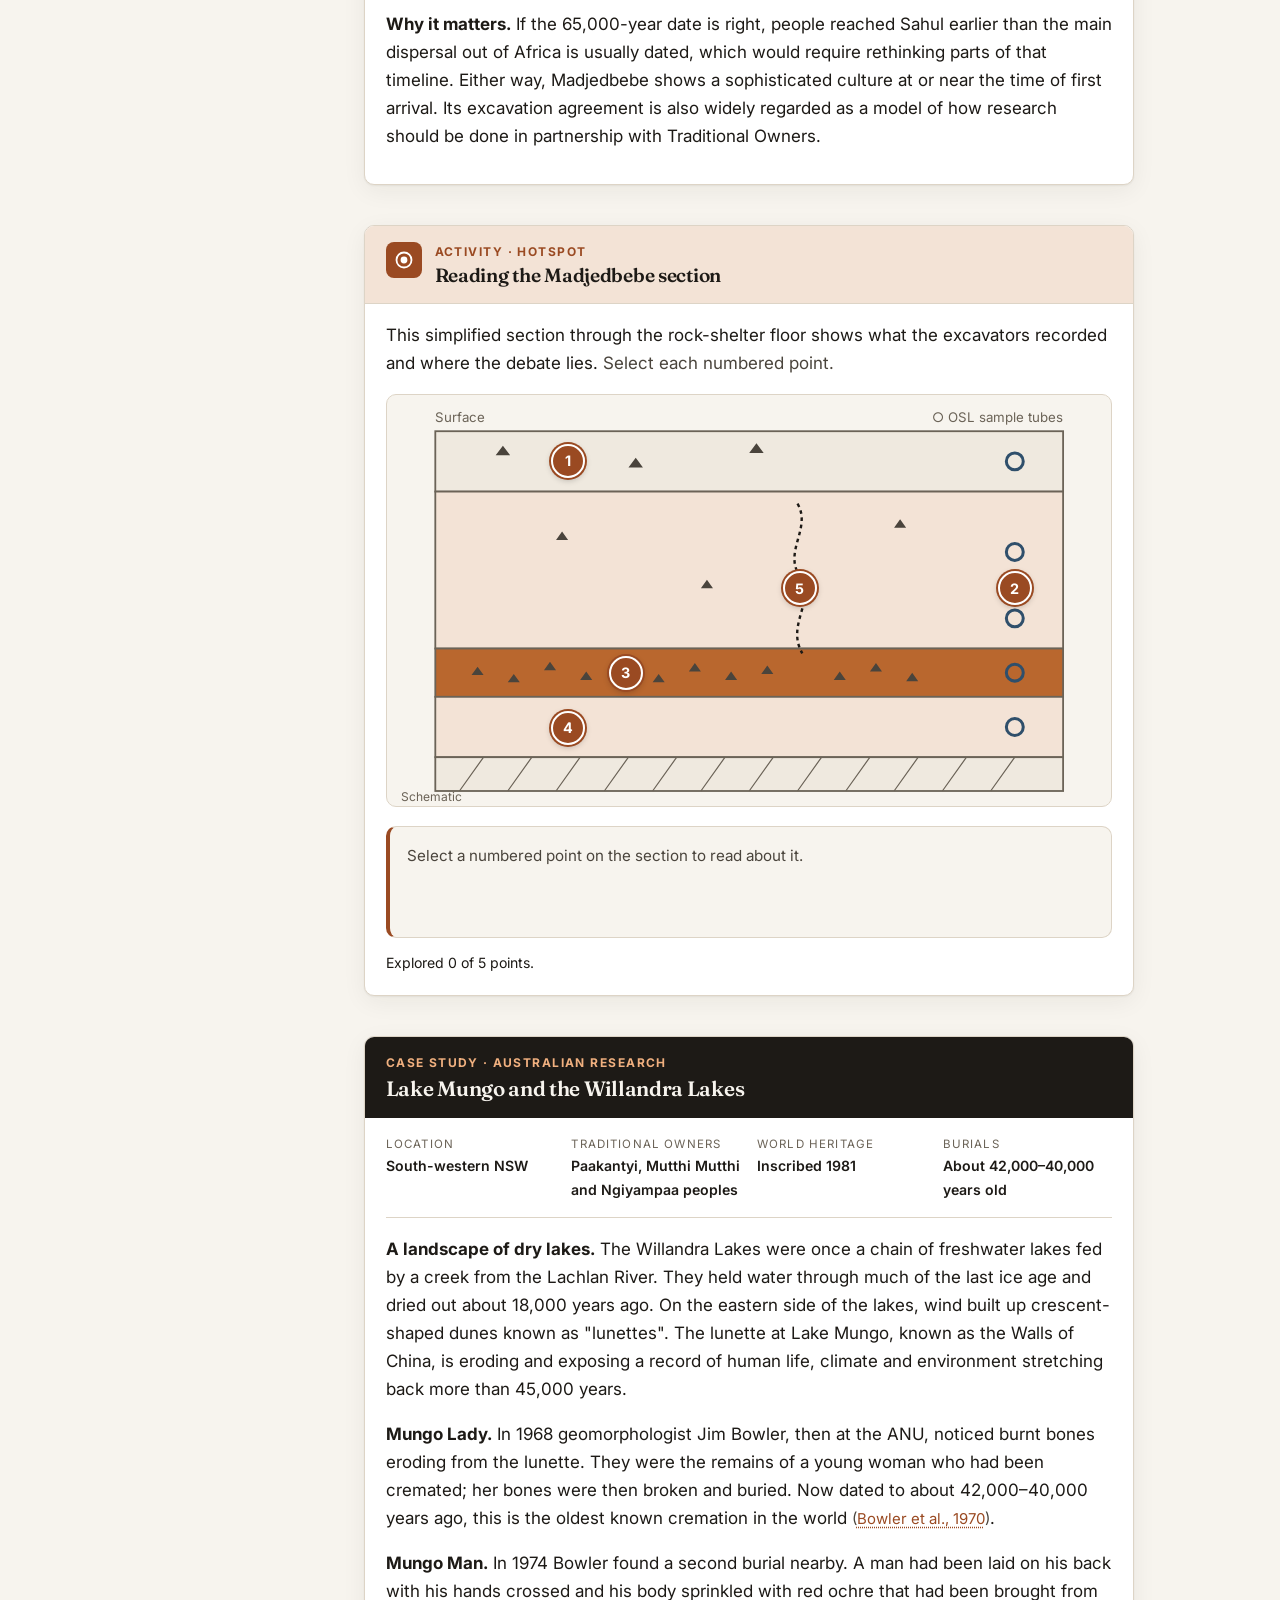
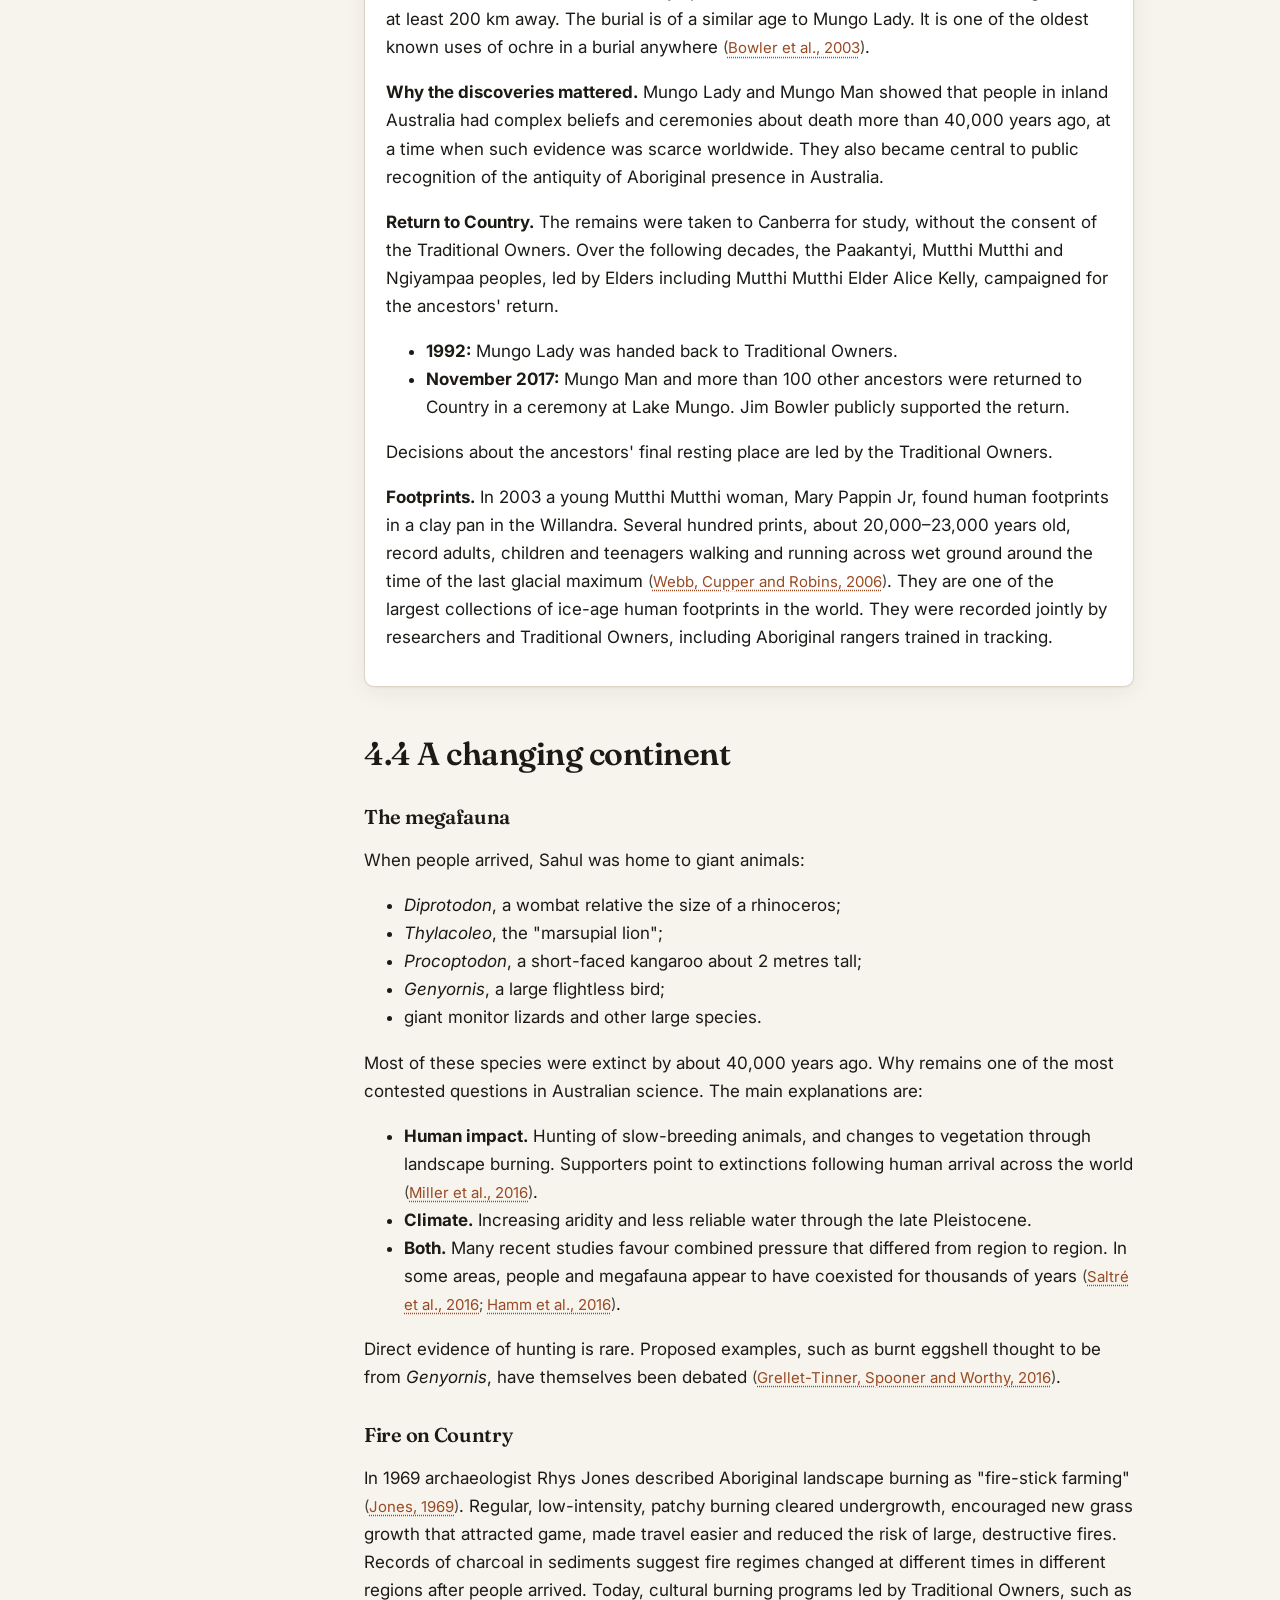
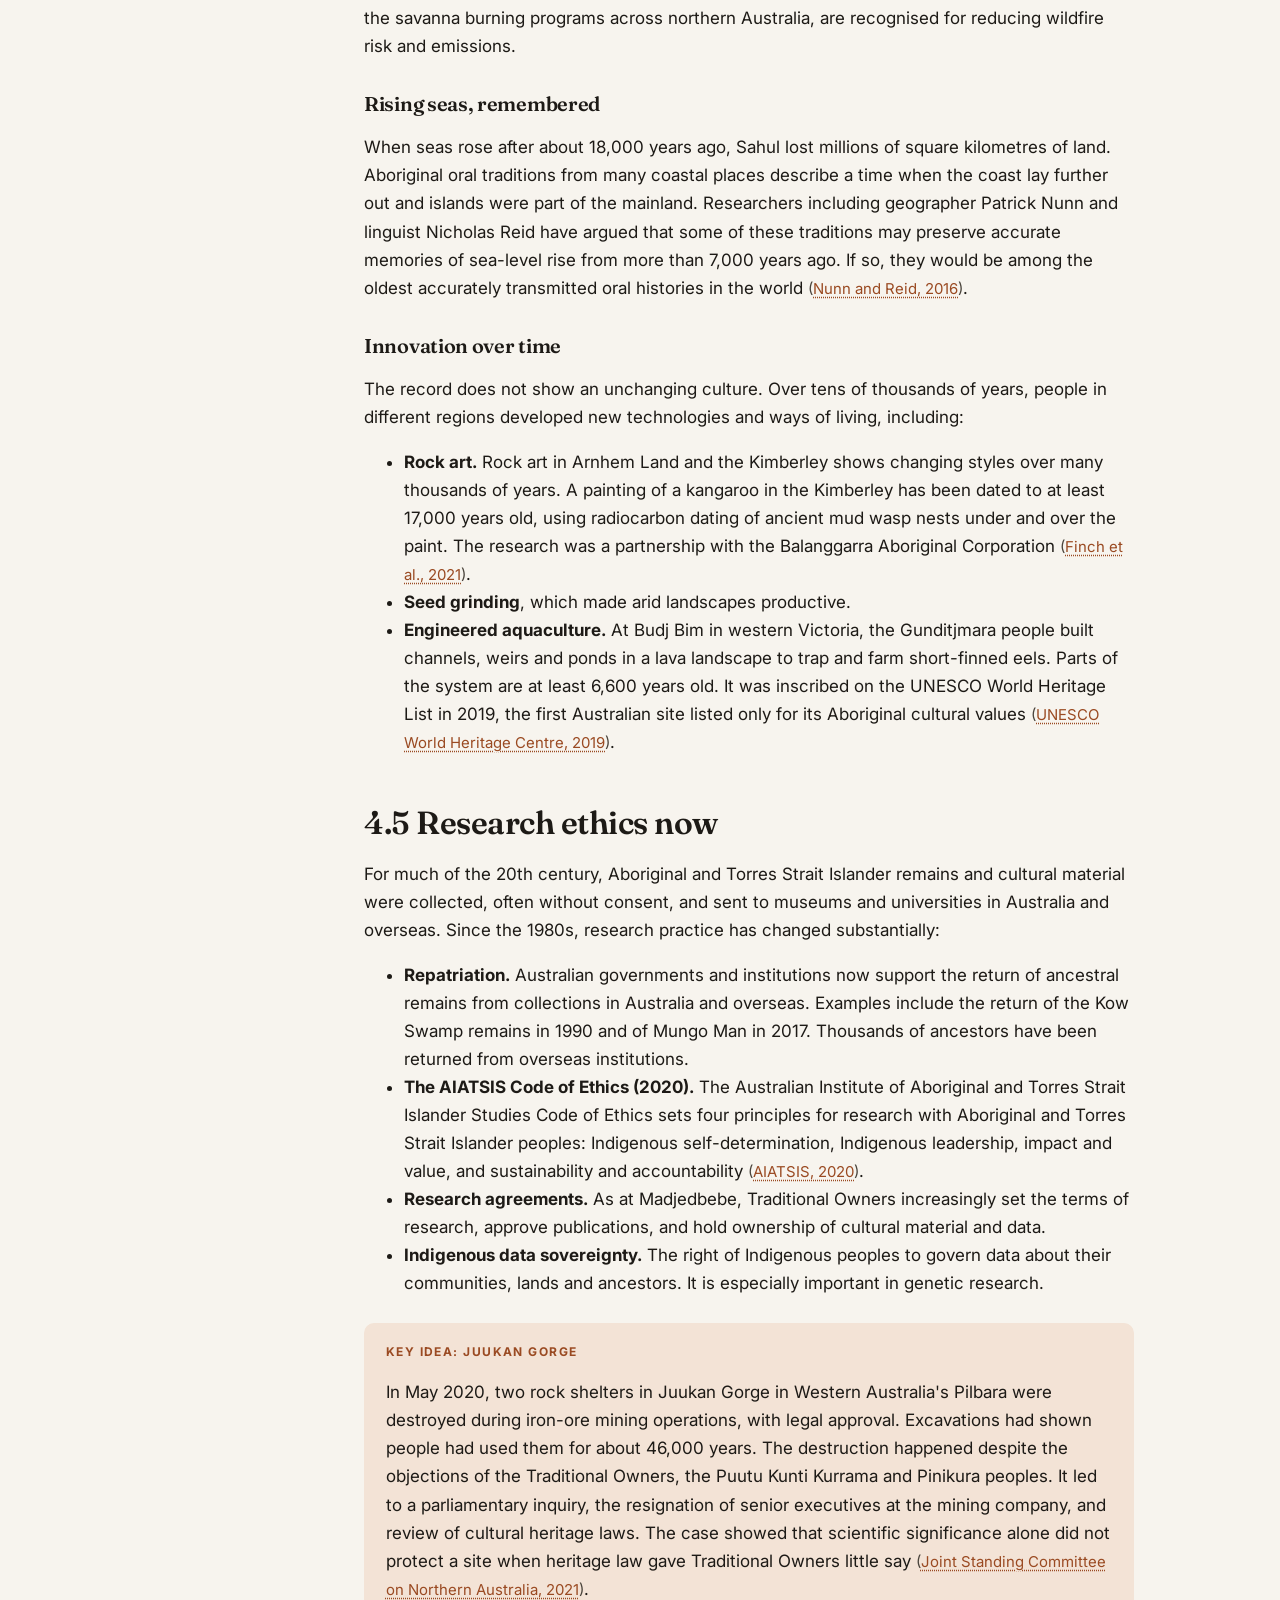
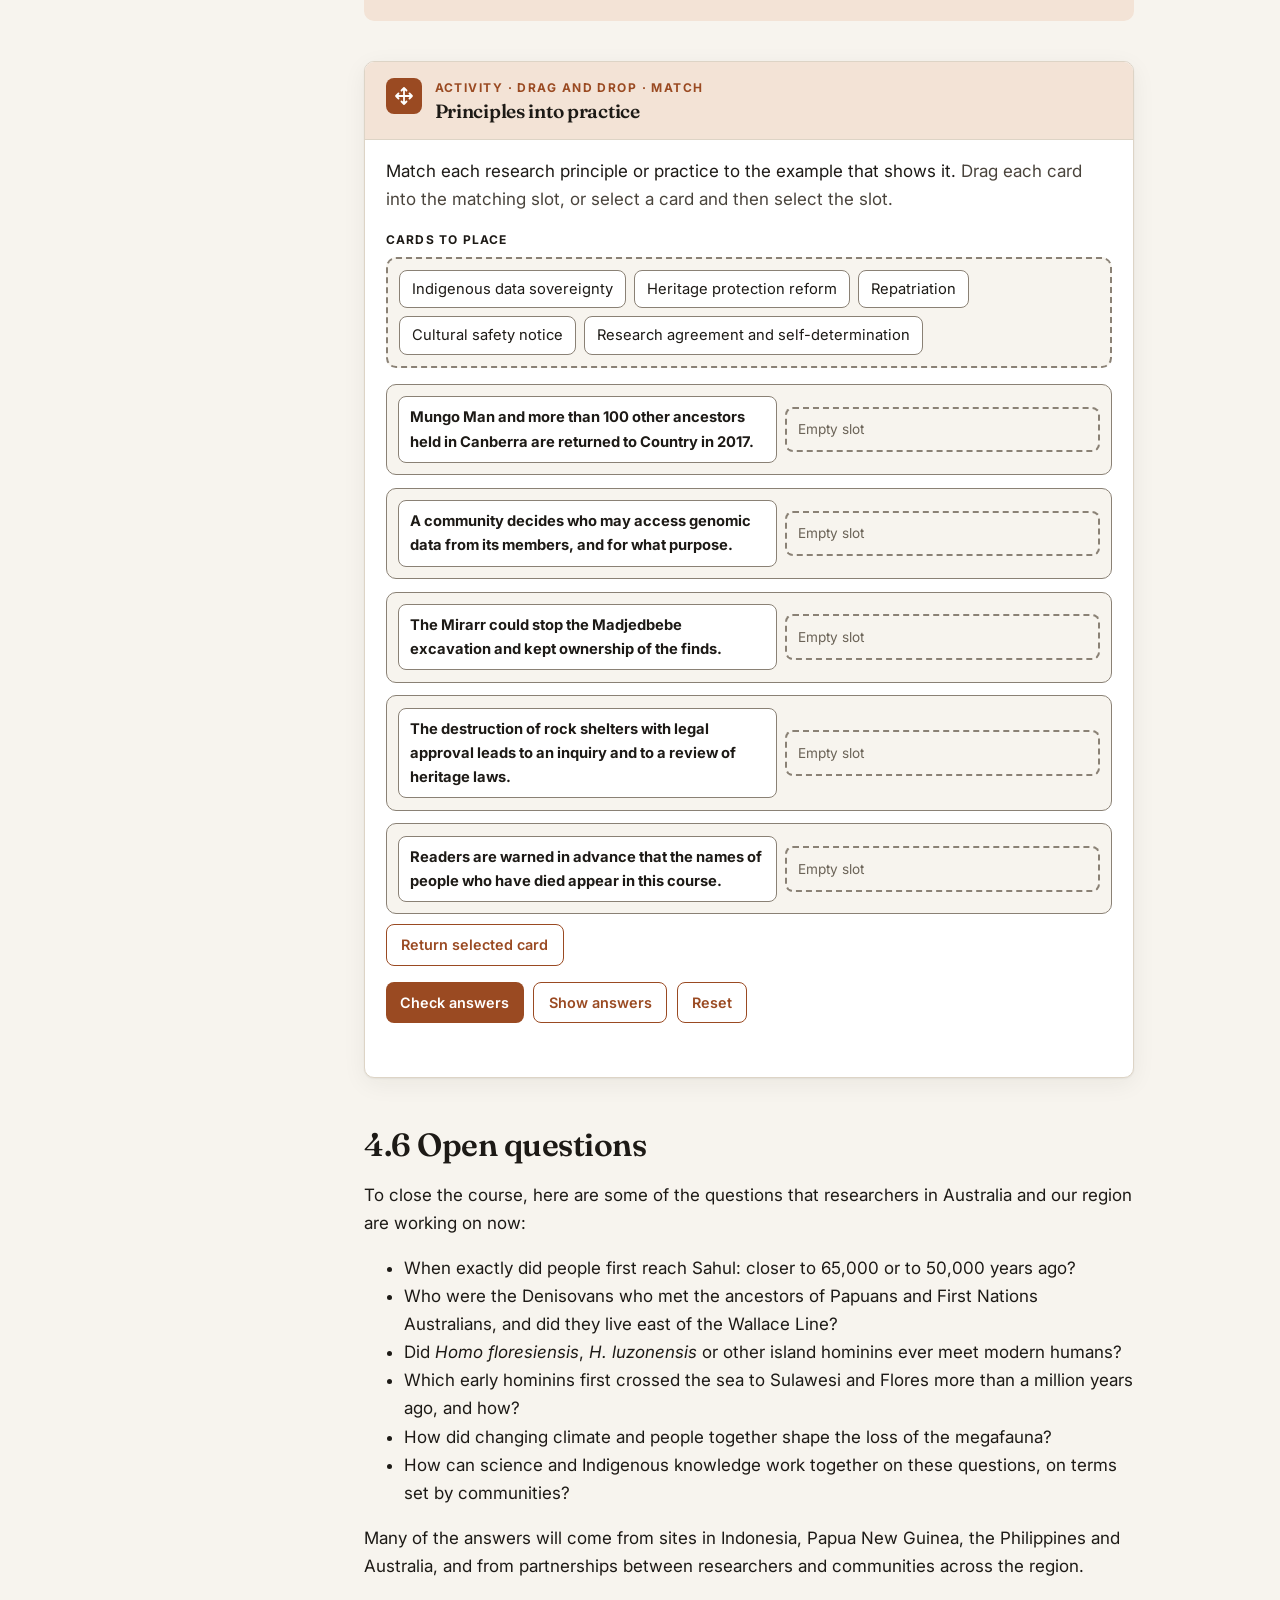
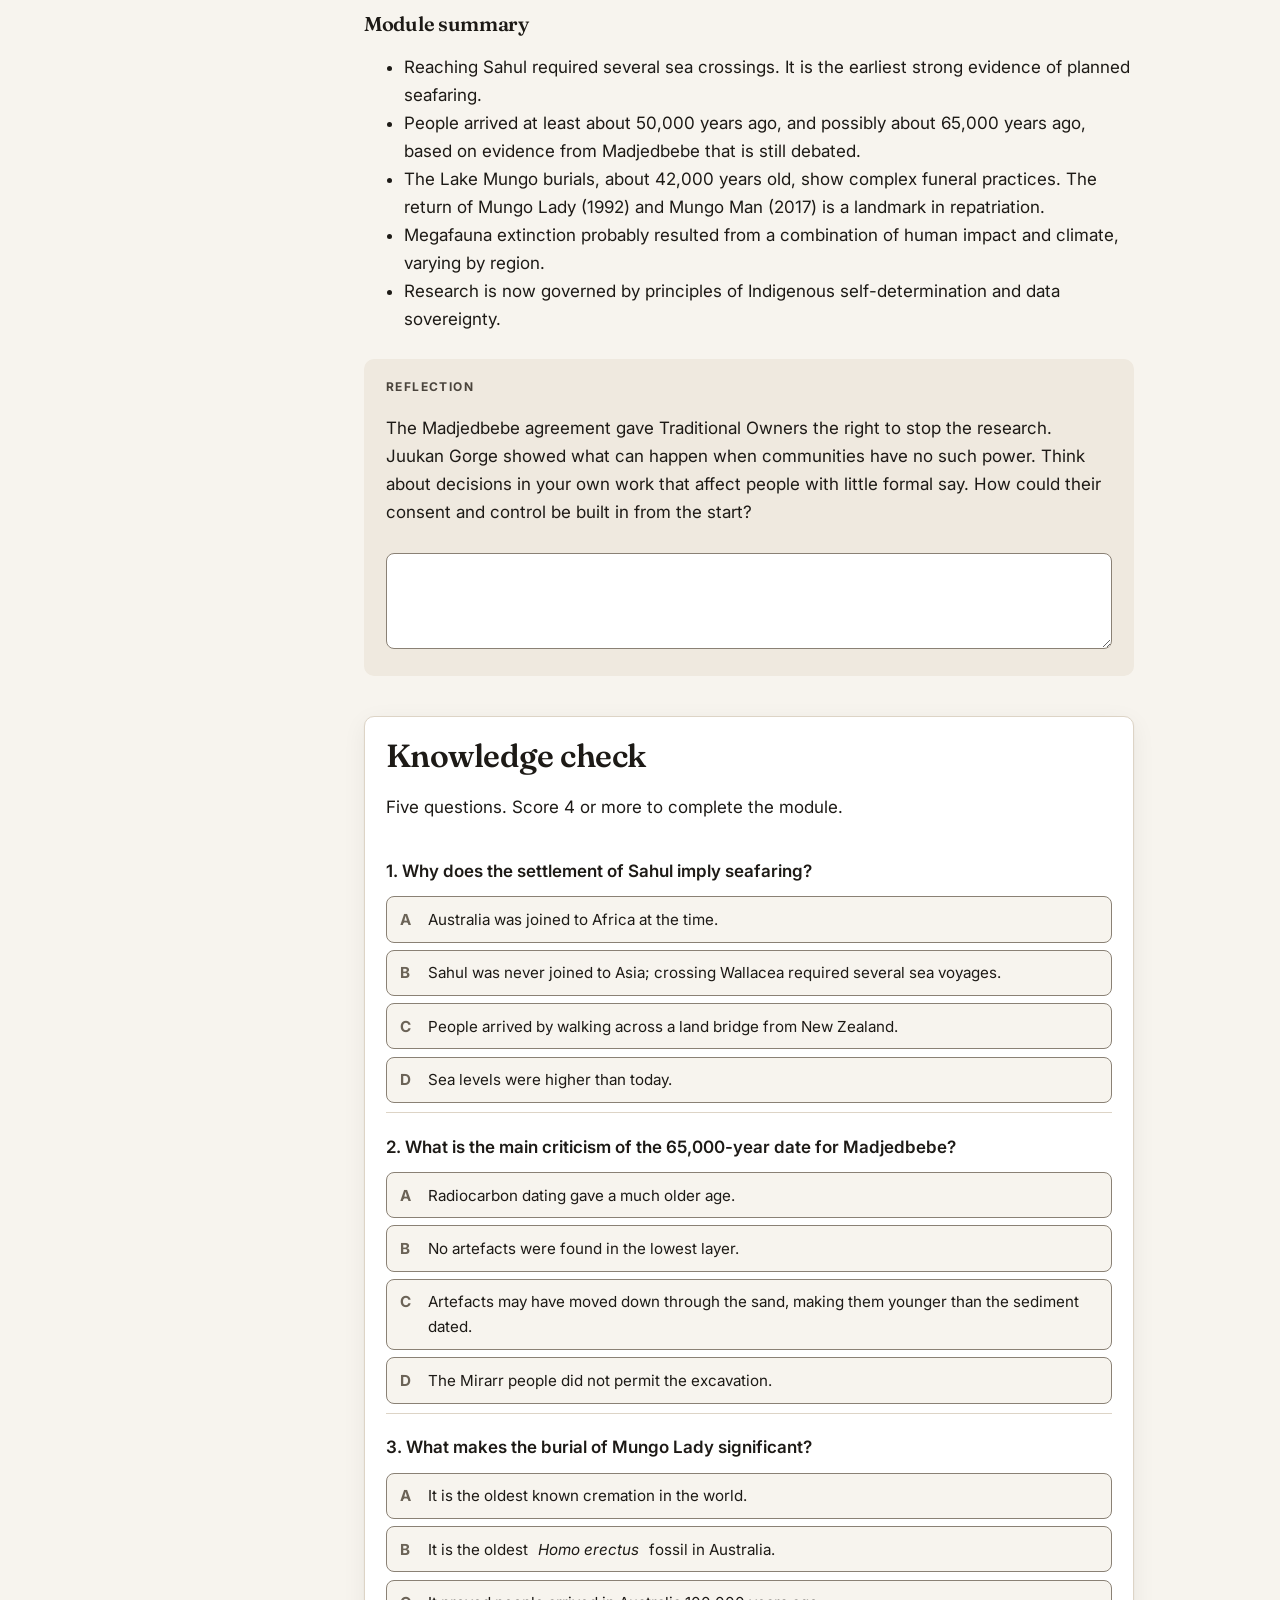
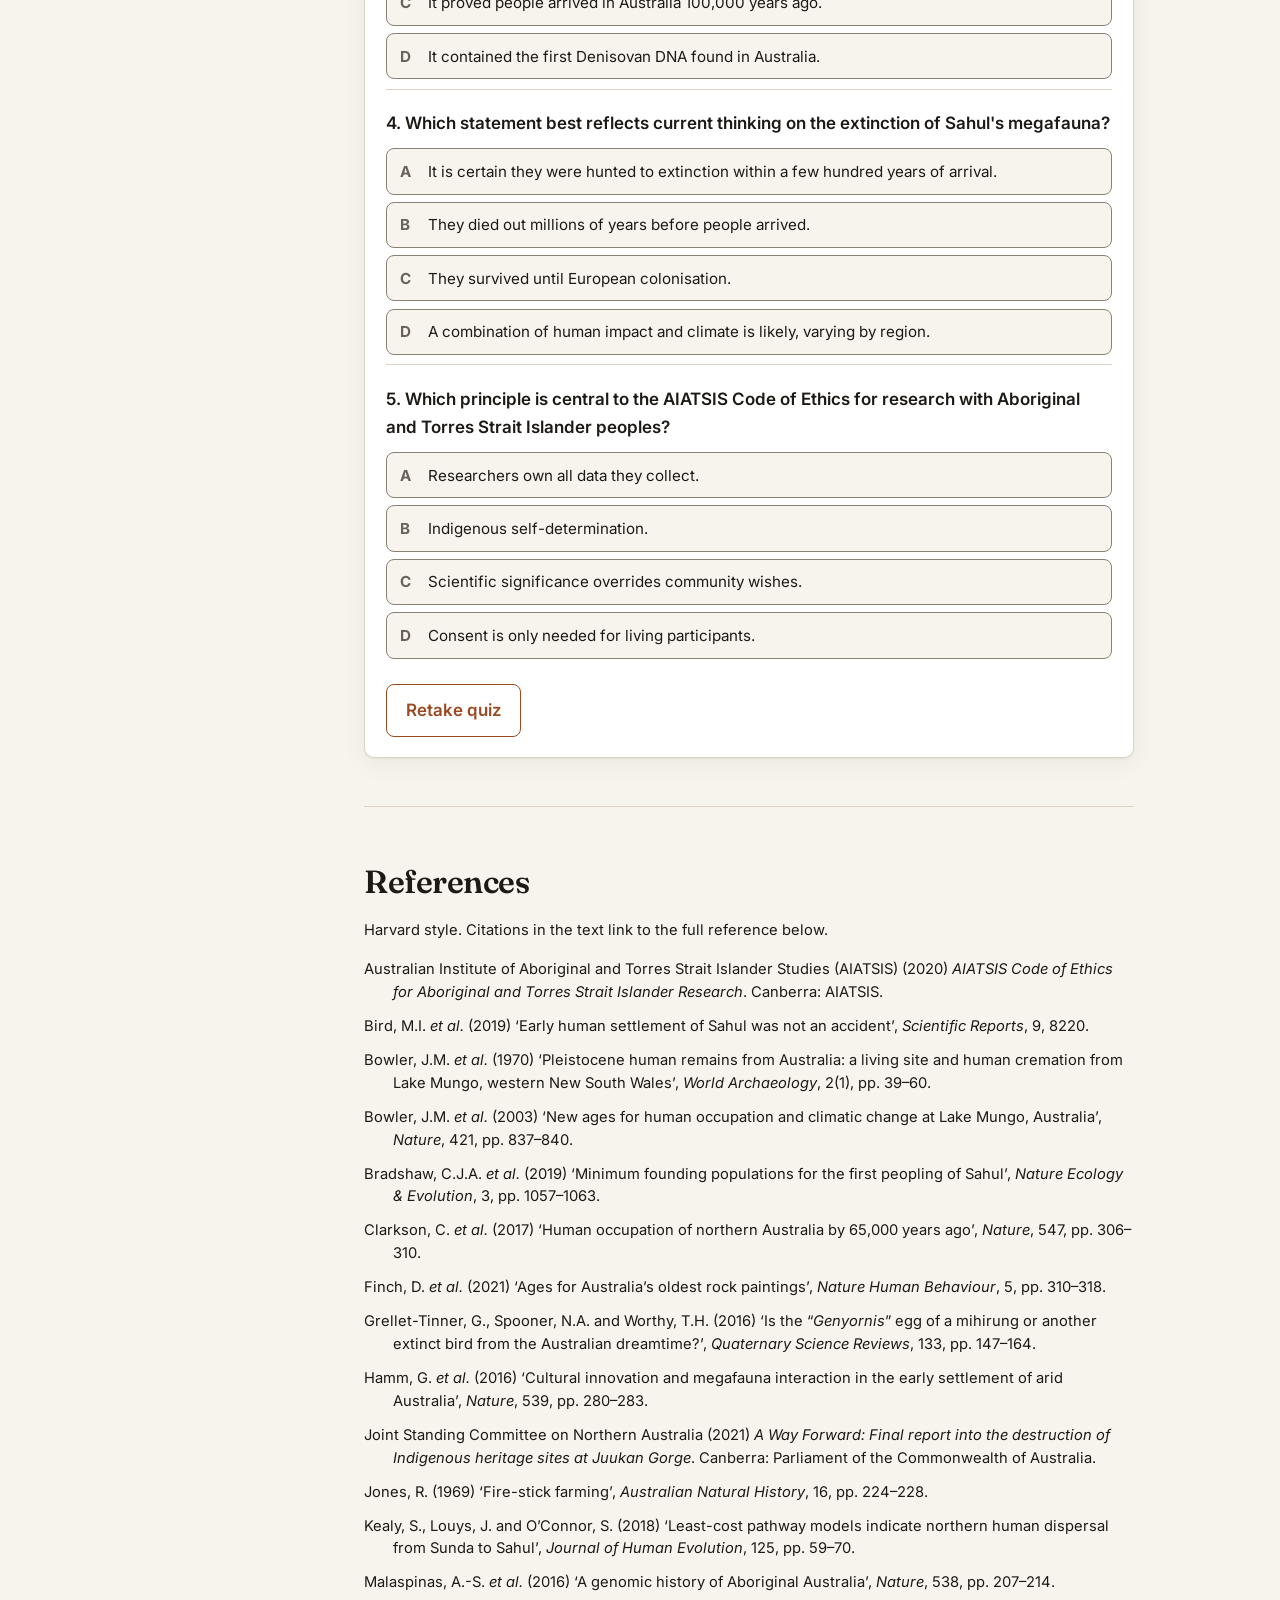
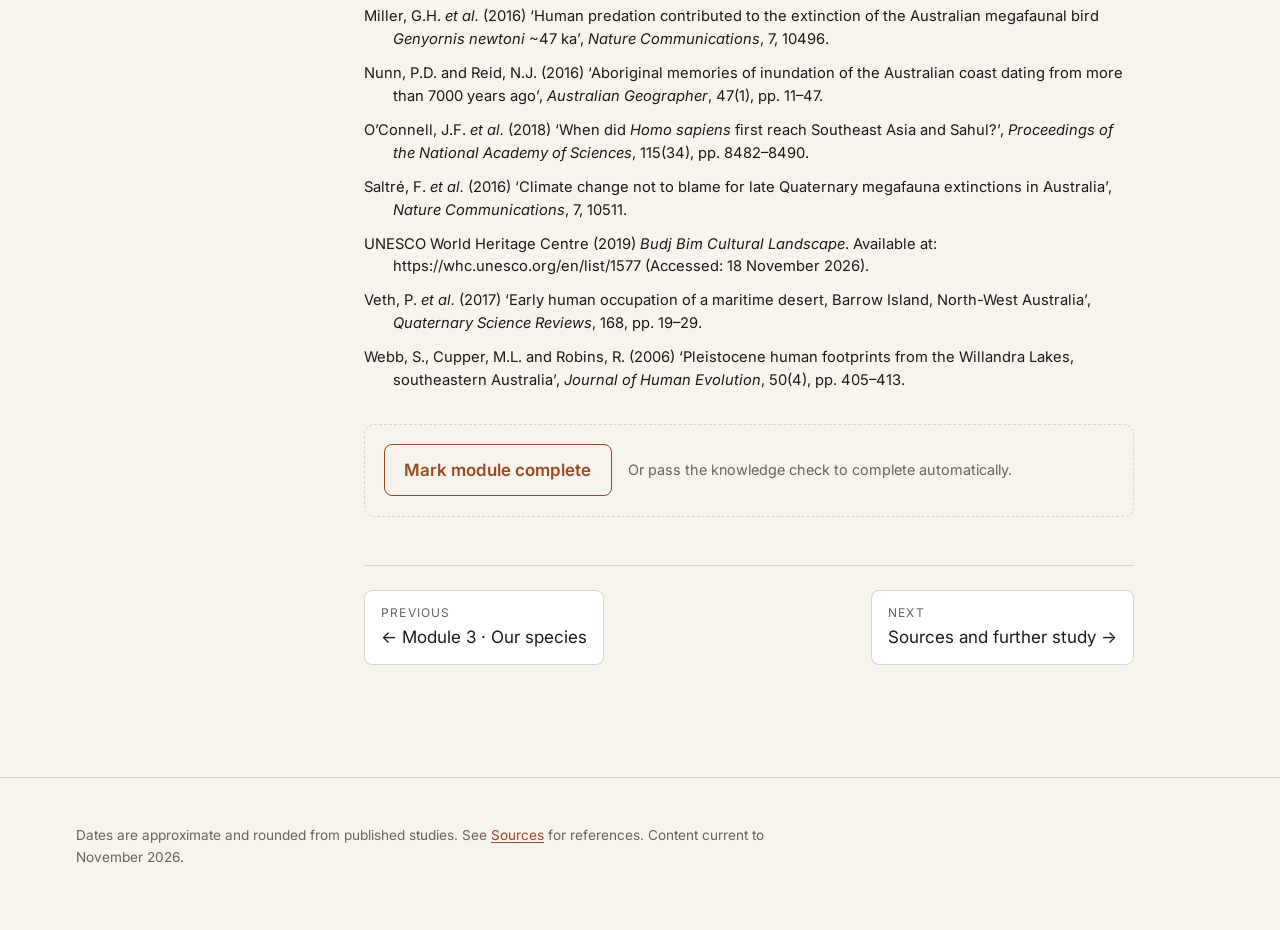
<file: site/module-4.html>
<!doctype html>
<html lang="en-AU">
<head>
<meta charset="utf-8">
<meta name="viewport" content="width=device-width, initial-scale=1">
<title>Reaching Sahul · Human Origins</title>
<meta name="description" content="Module 4: the first sea crossings to Australia–New Guinea, Madjedbebe, Lake Mungo, megafauna, rock art and research ethics.">
<link rel="preconnect" href="https://fonts.googleapis.com">
<link rel="preconnect" href="https://fonts.gstatic.com" crossorigin>
<link href="https://fonts.googleapis.com/css2?family=Fraunces:opsz,wght@9..144,500;9..144,600&family=Inter:wght@400;600;700&display=swap" rel="stylesheet">
<link rel="stylesheet" href="assets/styles.css">
<link rel="icon" href="data:image/svg+xml,%3Csvg xmlns='http://www.w3.org/2000/svg' viewBox='0 0 32 32'%3E%3Ccircle cx='16' cy='16' r='14' fill='%239a4a22'/%3E%3Cpath d='M10 22c2-8 4-12 6-12s4 4 6 12' stroke='%23fff' stroke-width='2.5' fill='none' stroke-linecap='round'/%3E%3C/svg%3E">
</head>
<body>
<a class="skip" href="#main">Skip to content</a>
<header class="site-header"><div class="inner">
  <a class="brand" href="index.html">Human <span>Origins</span></a>
  <button class="nav-toggle" aria-expanded="false" aria-controls="nav">Menu</button>
  <nav class="site-nav" id="nav" aria-label="Course">
    <a href="index.html">Overview</a>
    <a href="module-1.html">1 · Deep roots</a>
    <a href="module-2.html">2 · Genus Homo</a>
    <a href="module-3.html">3 · Our species</a>
    <a href="module-4.html" aria-current="page">4 · Sahul</a>
    <a href="timeline.html">Timeline</a>
    <a href="resources.html">Sources</a>
    <button class="theme-toggle" type="button" aria-label="Toggle dark mode"><svg width="16" height="16" viewBox="0 0 16 16" aria-hidden="true" style="display:block"><circle cx="8" cy="8" r="6.5" fill="none" stroke="currentColor" stroke-width="1.5"/><path d="M8 1.5a6.5 6.5 0 0 1 0 13z" fill="currentColor"/></svg></button>
  </nav>
</div></header>

<main id="main">
<div class="wrap">
  <header class="module-head">
    <p class="eyebrow">Module 4 of 4 · About 30 minutes</p>
    <h1>Reaching Sahul: the peopling of Australia</h1>
    <p class="lede">The first people to reach Australia made the earliest known planned sea voyages. Their descendants adapted to deserts, ice-age highlands, rising seas and the loss of the megafauna, and kept continuous cultures that are among the oldest in the world. This module covers that history and how it is researched today.</p>
    <div class="meta-row"><span>65,000 years ago – present</span><span data-status-for="m4" class="status">Not started</span></div>
  </header>

  <div class="module-layout">
    <aside class="toc" aria-label="In this module">
      <h2>In this module</h2>
      <ol>
        <li><a href="#outcomes">Learning outcomes</a></li>
        <li><a href="#s1">4.1 A continent called Sahul</a></li>
        <li><a href="#s2">4.2 The first voyages</a></li>
        <li><a href="#m4-a1" class="toc-act">Activity: Fact, model or inference?</a></li>
        <li><a href="#s3">4.3 How long ago?</a></li>
        <li><a href="#case1">Case study: Madjedbebe</a></li>
        <li><a href="#m4-a2" class="toc-act">Activity: Madjedbebe section</a></li>
        <li><a href="#case2">Case study: Lake Mungo</a></li>
        <li><a href="#s4">4.4 A changing continent</a></li>
        <li><a href="#s5">4.5 Research ethics now</a></li>
        <li><a href="#m4-a3" class="toc-act">Activity: Principles into practice</a></li>
        <li><a href="#s6">4.6 Open questions</a></li>
        <li><a href="#reflect">Reflection</a></li>
        <li><a href="#quiz">Knowledge check</a></li>
        <li><a href="#references">References</a></li>
      </ol>
      <p class="progress-mini"><span data-progress-count>0</span>/4 modules complete<span class="acts-mini" data-acts-for="m4"></span></p>
    </aside>

    <article class="content">
      <div class="box cultural">
        <p class="box-title">Cultural notice</p>
        <p>This module names and discusses ancestral remains and people who have died, including Mungo Lady and Mungo Man. No images of remains are shown. The names of sites and peoples follow the usage of Traditional Owners where published.</p>
      </div>

      <div class="box outcomes" id="outcomes">
        <p class="box-title">Learning outcomes</p>
        <p>By the end of this module you should be able to:</p>
        <ol>
          <li>Describe the geography of Sahul and the sea crossings needed to reach it.</li>
          <li>Evaluate the evidence and debate over when people first arrived, including Madjedbebe.</li>
          <li>Explain the significance of the Willandra Lakes and the return of Mungo Lady and Mungo Man.</li>
          <li>Summarise the debate over megafauna extinction and the role of fire.</li>
          <li>Explain the principles that now govern research with Aboriginal and Torres Strait Islander communities.</li>
        </ol>
      </div>

      <h2 id="s1">4.1 A continent called Sahul</h2>
      <p>For most of the past 100,000 years, sea levels were lower than today, at times by over 100 metres. Australia, New Guinea and Tasmania formed a single landmass that researchers call <strong>Sahul</strong>. It included large areas of now-submerged land: the Sahul Shelf off the Kimberley and Northern Territory, and a plain across what is now the Gulf of Carpentaria and Torres Strait.</p>
      <p>As the last ice age ended, the seas rose. Tasmania was cut off by the flooding of Bass Strait around 12,000–14,000 years ago. New Guinea was separated by the flooding of Torres Strait about 8,000 years ago. Australia's present coastline is geologically recent.</p>

      <h2 id="s2">4.2 The first voyages</h2>
      <p>As Module 2 explained, Sahul was never joined to Asia. Even at the lowest sea levels, getting from Sunda (the Asian continental shelf) to Sahul meant crossing Wallacea. That required a series of sea crossings, at least one of them probably 70–90 km or more, depending on the route. Researchers have modelled two main routes <span class="cite">(<a href="#ref-kealy2018">Kealy, Louys and O’Connor, 2018</a>)</span>:</p>
      <ul>
        <li><strong>A northern route</strong> through Borneo, Sulawesi and the Moluccas to New Guinea.</li>
        <li><strong>A southern route</strong> through the Lesser Sunda islands to Timor, then across to the now-submerged Sahul Shelf off north-western Australia.</li>
      </ul>
      <div class="box aus">
        <p class="box-title">Australian research</p>
        <p><strong>Planned, not accidental.</strong> Researchers with the former ARC Centre of Excellence for Australian Biodiversity and Heritage (CABAH), a collaboration of Australian universities, modelled the islands, sea levels and currents of the time. Their work showed that the targets of many crossings were visible from high points on the departure island <span class="cite">(<a href="#ref-bird2019">Bird et al., 2019</a>)</span>. Demographic modelling published in 2019 estimated that a population of at least about 1,300 people was needed to establish a population that would survive. This implies deliberate, repeated voyages by groups of men, women and children, not a few people drifting on a log <span class="cite">(<a href="#ref-bradshaw2019">Bradshaw et al., 2019</a>)</span>. This makes the settlement of Sahul the earliest strong evidence of planned seafaring anywhere.</p>
      </div>
      <p>No watercraft from this period survive. Bamboo rafts are the most commonly proposed technology, and the people who made the crossings would have needed rope, planning, navigation skills and the cooperation to organise them.</p>

            <section class="activity" id="m4-a1" data-activity="m4-a1" data-type="flip" aria-labelledby="m4-a1-h">
        <div class="act-head">
          <span class="act-icon" aria-hidden="true"><svg viewBox="0 0 20 20" fill="none" stroke="currentColor" stroke-width="1.8" stroke-linejoin="round"><rect x="2.5" y="4" width="10" height="13" rx="2"/><path d="M7.5 4V3a1.5 1.5 0 0 1 1.5-1.5h7A1.5 1.5 0 0 1 17.5 3v11A1.5 1.5 0 0 1 16 15.5h-3.5"/></svg></span>
          <div><p class="box-title">Activity · Flip cards</p><h3 id="m4-a1-h">Fact, model or inference?</h3></div>
          <span class="act-done" hidden>✓ Completed</span>
        </div>
        <div class="act-body">
          <p>Researchers combine evidence of different strength. Decide how solid each statement is, then turn the card.</p>
          <div class="flip-grid">
            <button class="flip" type="button" aria-pressed="false">
              <span class="flip-inner">
                <span class="flip-face flip-front"><span class="flip-tag">How solid?</span><span class="flip-text">People crossed open sea to reach Sahul.</span><span class="flip-hint">Select to turn over</span></span>
                <span class="flip-face flip-back"><span class="flip-tag">Established</span><span class="flip-text">Sahul was never joined to Asia, so anyone who reached it must have crossed water. The open questions are about route and method, not whether a crossing happened.</span></span>
              </span>
            </button>
            <button class="flip" type="button" aria-pressed="false">
              <span class="flip-inner">
                <span class="flip-face flip-front"><span class="flip-tag">How solid?</span><span class="flip-text">They travelled on bamboo rafts.</span><span class="flip-hint">Select to turn over</span></span>
                <span class="flip-face flip-back"><span class="flip-tag">Inference</span><span class="flip-text">No watercraft of this age survive. Bamboo is plausible because it grows locally and floats well, but it is a reasoned guess.</span></span>
              </span>
            </button>
            <button class="flip" type="button" aria-pressed="false">
              <span class="flip-inner">
                <span class="flip-face flip-front"><span class="flip-tag">How solid?</span><span class="flip-text">At least about 1,300 founders were needed.</span><span class="flip-hint">Select to turn over</span></span>
                <span class="flip-face flip-back"><span class="flip-tag">Model estimate</span><span class="flip-text">From 2019 demographic modelling. The figure depends on assumptions about birth and death rates and how fast a population grows. It is useful, but not a measurement.</span></span>
              </span>
            </button>
            <button class="flip" type="button" aria-pressed="false">
              <span class="flip-inner">
                <span class="flip-face flip-front"><span class="flip-tag">How solid?</span><span class="flip-text">Many target islands were visible from the departure island.</span><span class="flip-hint">Select to turn over</span></span>
                <span class="flip-face flip-back"><span class="flip-tag">Model result</span><span class="flip-text">Calculated from reconstructed sea levels and island heights. It shows that planned voyages were possible, but not which route people took.</span></span>
              </span>
            </button>
          </div>
          <p class="act-status" role="status" aria-live="polite"></p>
        </div>
      </section>

      <h2 id="s3">4.3 How long ago?</h2>
      <p>Few questions in Australian archaeology have been argued over as much as the date of first arrival. Early estimates in the 1950s were about 10,000 years. Radiocarbon dating at Lake Mungo pushed that past 40,000 years in the 1970s. Today the debate is mainly between two positions:</p>
      <ul>
        <li><strong>A "short" chronology of about 50,000–47,000 years</strong>, based on the age at which radiocarbon dates cluster across many sites, and on some estimates from genetic data <span class="cite">(<a href="#ref-oconnell2018">O’Connell et al., 2018</a>; <a href="#ref-malaspinas2016">Malaspinas et al., 2016</a>)</span>.</li>
        <li><strong>A "long" chronology of about 65,000 years or more</strong>, based mainly on luminescence dating at Madjedbebe in Arnhem Land.</li>
      </ul>

      <figure>
        <div class="fig-svg">
          <svg viewBox="0 0 640 290" role="img" aria-labelledby="sites-t sites-d">
            <title id="sites-t">Approximate ages of selected sites in Sahul</title>
            <desc id="sites-d">Horizontal bar chart of approximate ages in thousands of years: Madjedbebe about 65; Boodie Cave, Barrow Island, about 50; Warratyi rockshelter about 49; Lake Mungo burials about 42; Willandra Lakes footprints about 21; Kimberley kangaroo painting at least 17; Budj Bim aquaculture about 6.6.</desc>
            <g font-size="12">
              <text x="215" y="30" text-anchor="end">Madjedbebe (NT)</text>
              <rect class="bar" x="225" y="18" width="325" height="16" rx="3"/><text x="556" y="31" class="muted">~65 ka</text>
              <text x="215" y="64" text-anchor="end">Boodie Cave, Barrow Is. (WA)</text>
              <rect class="bar" x="225" y="52" width="250" height="16" rx="3"/><text x="481" y="65" class="muted">~50 ka</text>
              <text x="215" y="98" text-anchor="end">Warratyi rockshelter (SA)</text>
              <rect class="bar" x="225" y="86" width="245" height="16" rx="3"/><text x="476" y="99" class="muted">~49 ka</text>
              <text x="215" y="132" text-anchor="end">Lake Mungo burials (NSW)</text>
              <rect class="bar" x="225" y="120" width="210" height="16" rx="3"/><text x="441" y="133" class="muted">~42 ka</text>
              <text x="215" y="166" text-anchor="end">Willandra footprints (NSW)</text>
              <rect class="bar2" x="225" y="154" width="105" height="16" rx="3"/><text x="336" y="167" class="muted">~21 ka</text>
              <text x="215" y="200" text-anchor="end">Kimberley kangaroo painting (WA)</text>
              <rect class="bar2" x="225" y="188" width="87" height="16" rx="3"/><text x="318" y="201" class="muted">≥17 ka</text>
              <text x="215" y="234" text-anchor="end">Budj Bim aquaculture (Vic)</text>
              <rect class="bar3" x="225" y="222" width="33" height="16" rx="3"/><text x="264" y="235" class="muted">~6.6 ka</text>
              <line class="axis" x1="225" y1="10" x2="225" y2="248" stroke-width="1"/>
              <text x="225" y="272" class="muted" font-size="11">Thousands of years ago (approximate; Madjedbebe is debated)</text>
            </g>
          </svg>
        </div>
        <figcaption>Early sites span the continent, from the tropical north to the arid south and the islands off the Pilbara <span class="cite">(<a href="#ref-veth2017">Veth et al., 2017</a>; <a href="#ref-hamm2016">Hamm et al., 2016</a>)</span>. This suggests people spread widely within a few thousand years of arrival.</figcaption>
      </figure>

      <section class="case" id="case1" aria-labelledby="case1-h">
        <div class="case-head">
          <p class="box-title">Case study · Australian research</p>
          <h3 id="case1-h">Madjedbebe, Mirarr Country</h3>
        </div>
        <div class="case-body">
          <dl class="case-facts">
            <div><dt>Location</dt><dd>Western Arnhem Land, NT</dd></div>
            <div><dt>Traditional Owners</dt><dd>Mirarr people</dd></div>
            <div><dt>Key publication</dt><dd>2017, led by University of Queensland</dd></div>
            <div><dt>Claimed age</dt><dd>About 65,000 years (±5,700)</dd></div>
          </dl>
          <p><strong>The site.</strong> Madjedbebe (formerly known as Malakunanja II) is a sandstone rock shelter on Mirarr Country, close to the Ranger uranium mine and surrounded by Kakadu National Park. It was first excavated in the 1970s and 1980s. A new excavation took place in 2012 and 2015 under a formal agreement between the Gundjeihmi Aboriginal Corporation, which represents the Mirarr, and a team led by Chris Clarkson of the University of Queensland. The agreement gave the Mirarr control over the excavation and the right to stop work, and recognised their ownership of the finds.</p>
          <p><strong>The finds.</strong> The lowest dense layer of artefacts contained more than 10,000 stone artefacts, including:</p>
          <ul>
            <li>grinding stones used for seeds and pigments, among the oldest known anywhere;</li>
            <li>pieces of ground and used ochre, along with reflective mica-rich pigments;</li>
            <li>fragments of edge-ground stone axes, the oldest known in the world at the time of publication.</li>
          </ul>
          <p>Charred plant remains showed people eating fruits, nuts, seeds and starchy plants.</p>
          <p><strong>The date.</strong> The sediments were dated by <strong>optically stimulated luminescence (OSL)</strong>. This measures when grains of quartz were last exposed to sunlight before being buried. The team dated thousands of individual grains, and the lowest artefact layer gave an age of about 65,000 years <span class="cite">(<a href="#ref-clarkson2017">Clarkson et al., 2017</a>)</span>.</p>
          <p><strong>The debate.</strong> Some archaeologists argue that artefacts may have moved downwards through the sandy sediment, for example through termite activity, trampling or the decay of roots. If so, they could be younger than the sand around them <span class="cite">(<a href="#ref-oconnell2018">O’Connell et al., 2018</a>)</span>. They point out that most other early Australian sites cluster at about 50,000 years or younger, and that some genetic estimates of the timing of arrival are also younger. The excavation team responded with further analysis showing that the artefacts are in distinct, ordered layers and that individual sand grains show little sign of mixing. The debate continues, and the date is best treated as strong but contested.</p>
          <p><strong>Why it matters.</strong> If the 65,000-year date is right, people reached Sahul earlier than the main dispersal out of Africa is usually dated, which would require rethinking parts of that timeline. Either way, Madjedbebe shows a sophisticated culture at or near the time of first arrival. Its excavation agreement is also widely regarded as a model of how research should be done in partnership with Traditional Owners.</p>
        </div>
      </section>

            <section class="activity" id="m4-a2" data-activity="m4-a2" data-type="hotspot" aria-labelledby="m4-a2-h">
        <div class="act-head">
          <span class="act-icon" aria-hidden="true"><svg viewBox="0 0 20 20" fill="none" stroke="currentColor" stroke-width="1.8"><circle cx="10" cy="10" r="7.5"/><circle cx="10" cy="10" r="2.5" fill="currentColor"/></svg></span>
          <div><p class="box-title">Activity · Hotspot</p><h3 id="m4-a2-h">Reading the Madjedbebe section</h3></div>
          <span class="act-done" hidden>✓ Completed</span>
        </div>
        <div class="act-body">
          <p>This simplified section through the rock-shelter floor shows what the excavators recorded and where the debate lies. <span style="color:var(--ink-2)">Select each numbered point.</span></p>
          <div class="hs-wrap hs-wide">
            <div class="hs-stage">
              <svg viewBox="0 0 600 340" role="img" aria-labelledby="m4-a2-svgt"><title id="m4-a2-svgt">Schematic excavation section through a sandy rock-shelter deposit</title>
                <rect x="40" y="30" width="520" height="50" style="fill:var(--surface-2);stroke:var(--ink-3)" stroke-width="1.5"/>
                <rect x="40" y="80" width="520" height="130" style="fill:var(--accent-soft);stroke:var(--ink-3)" stroke-width="1.5"/>
                <rect x="40" y="210" width="520" height="40" style="fill:var(--bar2);stroke:var(--ink-3)" stroke-width="1.5"/>
                <rect x="40" y="250" width="520" height="50" style="fill:var(--accent-soft);stroke:var(--ink-3)" stroke-width="1.5"/>
                <rect x="40" y="300" width="520" height="28" style="fill:var(--surface-2);stroke:var(--ink-3)" stroke-width="1.5"/>
                <g style="stroke:var(--ink-3)" stroke-width="1"><path d="M60 328 l20 -28 M100 328 l20 -28 M140 328 l20 -28 M180 328 l20 -28 M220 328 l20 -28 M260 328 l20 -28 M300 328 l20 -28 M340 328 l20 -28 M380 328 l20 -28 M420 328 l20 -28 M460 328 l20 -28 M500 328 l20 -28"/></g>
                <g style="fill:var(--ink-2)"><path d="M90 50 l6 -8 l6 8z M200 60 l6 -8 l6 8z M300 48 l6 -8 l6 8z M140 120 l5 -7 l5 7z M260 160 l5 -7 l5 7z M420 110 l5 -7 l5 7z"/>
                <path d="M70 232 l5 -7 l5 7z M100 238 l5 -7 l5 7z M130 228 l5 -7 l5 7z M160 236 l5 -7 l5 7z M190 230 l5 -7 l5 7z M220 238 l5 -7 l5 7z M250 229 l5 -7 l5 7z M280 236 l5 -7 l5 7z M310 231 l5 -7 l5 7z M370 236 l5 -7 l5 7z M400 229 l5 -7 l5 7z M430 237 l5 -7 l5 7z"/></g>
                <path d="M340 90 C352 110 328 130 342 150 C356 170 330 190 344 214" fill="none" style="stroke:var(--ink)" stroke-width="2" stroke-dasharray="3 3"/>
                <g fill="none" style="stroke:var(--note)" stroke-width="2.5"><circle cx="520" cy="55" r="7"/><circle cx="520" cy="130" r="7"/><circle cx="520" cy="185" r="7"/><circle cx="520" cy="230" r="7"/><circle cx="520" cy="275" r="7"/></g>
                <g font-size="11"><text x="40" y="22" class="muted">Surface</text><text x="560" y="22" text-anchor="end" class="muted">○ OSL sample tubes</text></g>
                <text x="12" y="336" font-size="10" class="muted">Schematic</text>
              </svg>
              <button class="hs-pin" type="button" data-hs="0" style="left:25%;top:16%" aria-label="1: Upper layers">1</button>
              <button class="hs-pin" type="button" data-hs="1" style="left:86.7%;top:47%" aria-label="2: OSL sample tubes">2</button>
              <button class="hs-pin" type="button" data-hs="2" style="left:33%;top:67.6%" aria-label="3: Lowest dense artefact band">3</button>
              <button class="hs-pin" type="button" data-hs="3" style="left:25%;top:81%" aria-label="4: Sand with few artefacts">4</button>
              <button class="hs-pin" type="button" data-hs="4" style="left:57%;top:47%" aria-label="5: Termite and root disturbance">5</button>
            </div>
            <div class="hs-panel" aria-live="polite">
              <p class="hs-intro" style="color:var(--ink-2)">Select a numbered point on the section to read about it.</p>
              <div class="hs-info" data-for="0" hidden><h4>1. Upper layers</h4><p>The most recent deposits: shell, stone artefacts and charcoal from the last several thousand years, which radiocarbon can date. Many generations of Mirarr ancestors used this shelter.</p></div>
              <div class="hs-info" data-for="1" hidden><h4>2. OSL sample tubes</h4><p>Tubes hammered into the section wall collect sand without exposing it to light. In the lab, optically stimulated luminescence measures when each quartz grain was last exposed to sunlight. The team measured thousands of individual grains.</p></div>
              <div class="hs-info" data-for="2" hidden><h4>3. Lowest dense artefact band</h4><p>The first dense layer of occupation, dated to about 65,000 years ago. It contains more than 10,000 artefacts, including grinding stones, ground ochre, reflective pigments and fragments of edge-ground axes.</p></div>
              <div class="hs-info" data-for="3" hidden><h4>4. Sand with few artefacts</h4><p>Below the dense band, artefacts are rare or absent. The excavators read this as the period before people arrived, with the occasional artefact having moved down from above.</p></div>
              <div class="hs-info" data-for="4" hidden><h4>5. Termite and root disturbance</h4><p><strong>The debate.</strong> Critics argue that termites, roots and trampling could move artefacts down through loose sand, making them look older than they are. The team responded that the artefacts sit in distinct, ordered layers and that individual sand grains show little sign of mixing.</p></div>
            </div>
          </div>
          <p class="act-status" role="status" aria-live="polite"></p>
        </div>
      </section>

      <section class="case" id="case2" aria-labelledby="case2-h">
        <div class="case-head">
          <p class="box-title">Case study · Australian research</p>
          <h3 id="case2-h">Lake Mungo and the Willandra Lakes</h3>
        </div>
        <div class="case-body">
          <dl class="case-facts">
            <div><dt>Location</dt><dd>South-western NSW</dd></div>
            <div><dt>Traditional Owners</dt><dd>Paakantyi, Mutthi Mutthi and Ngiyampaa peoples</dd></div>
            <div><dt>World Heritage</dt><dd>Inscribed 1981</dd></div>
            <div><dt>Burials</dt><dd>About 42,000–40,000 years old</dd></div>
          </dl>
          <p><strong>A landscape of dry lakes.</strong> The Willandra Lakes were once a chain of freshwater lakes fed by a creek from the Lachlan River. They held water through much of the last ice age and dried out about 18,000 years ago. On the eastern side of the lakes, wind built up crescent-shaped dunes known as "lunettes". The lunette at Lake Mungo, known as the Walls of China, is eroding and exposing a record of human life, climate and environment stretching back more than 45,000 years.</p>
          <p><strong>Mungo Lady.</strong> In 1968 geomorphologist Jim Bowler, then at the ANU, noticed burnt bones eroding from the lunette. They were the remains of a young woman who had been cremated; her bones were then broken and buried. Now dated to about 42,000–40,000 years ago, this is the oldest known cremation in the world <span class="cite">(<a href="#ref-bowler1970">Bowler et al., 1970</a>)</span>.</p>
          <p><strong>Mungo Man.</strong> In 1974 Bowler found a second burial nearby. A man had been laid on his back with his hands crossed and his body sprinkled with red ochre that had been brought from at least 200 km away. The burial is of a similar age to Mungo Lady. It is one of the oldest known uses of ochre in a burial anywhere <span class="cite">(<a href="#ref-bowler2003">Bowler et al., 2003</a>)</span>.</p>
          <p><strong>Why the discoveries mattered.</strong> Mungo Lady and Mungo Man showed that people in inland Australia had complex beliefs and ceremonies about death more than 40,000 years ago, at a time when such evidence was scarce worldwide. They also became central to public recognition of the antiquity of Aboriginal presence in Australia.</p>
          <p><strong>Return to Country.</strong> The remains were taken to Canberra for study, without the consent of the Traditional Owners. Over the following decades, the Paakantyi, Mutthi Mutthi and Ngiyampaa peoples, led by Elders including Mutthi Mutthi Elder Alice Kelly, campaigned for the ancestors' return.</p>
          <ul>
            <li><strong>1992:</strong> Mungo Lady was handed back to Traditional Owners.</li>
            <li><strong>November 2017:</strong> Mungo Man and more than 100 other ancestors were returned to Country in a ceremony at Lake Mungo. Jim Bowler publicly supported the return.</li>
          </ul>
          <p>Decisions about the ancestors' final resting place are led by the Traditional Owners.</p>
          <p><strong>Footprints.</strong> In 2003 a young Mutthi Mutthi woman, Mary Pappin Jr, found human footprints in a clay pan in the Willandra. Several hundred prints, about 20,000–23,000 years old, record adults, children and teenagers walking and running across wet ground around the time of the last glacial maximum <span class="cite">(<a href="#ref-webb2006">Webb, Cupper and Robins, 2006</a>)</span>. They are one of the largest collections of ice-age human footprints in the world. They were recorded jointly by researchers and Traditional Owners, including Aboriginal rangers trained in tracking.</p>
        </div>
      </section>

      <figure class="video" id="video-m4" data-youtube="" data-title="Lake Mungo and the return of Mungo Man" hidden>
        <div class="video-frame"></div>
        <figcaption><strong>Watch: Lake Mungo and the return of Mungo Man</strong> · <a class="video-link" href="#">Open on YouTube</a><br><span>Cultural notice: this video may contain images, voices or names of people who have died.</span>
          <ul><li>As you watch, look for the perspectives of the Paakantyi, Mutthi Mutthi and Ngiyampaa Traditional Owners.</li><li>Consider how this connects to the research ethics in Section 4.5.</li></ul>
        </figcaption>
      </figure>

      <h2 id="s4">4.4 A changing continent</h2>
      <h3>The megafauna</h3>
      <p>When people arrived, Sahul was home to giant animals:</p>
      <ul>
        <li><em>Diprotodon</em>, a wombat relative the size of a rhinoceros;</li>
        <li><em>Thylacoleo</em>, the "marsupial lion";</li>
        <li><em>Procoptodon</em>, a short-faced kangaroo about 2 metres tall;</li>
        <li><em>Genyornis</em>, a large flightless bird;</li>
        <li>giant monitor lizards and other large species.</li>
      </ul>
      <p>Most of these species were extinct by about 40,000 years ago. Why remains one of the most contested questions in Australian science. The main explanations are:</p>
      <ul>
        <li><strong>Human impact.</strong> Hunting of slow-breeding animals, and changes to vegetation through landscape burning. Supporters point to extinctions following human arrival across the world <span class="cite">(<a href="#ref-miller2016">Miller et al., 2016</a>)</span>.</li>
        <li><strong>Climate.</strong> Increasing aridity and less reliable water through the late Pleistocene.</li>
        <li><strong>Both.</strong> Many recent studies favour combined pressure that differed from region to region. In some areas, people and megafauna appear to have coexisted for thousands of years <span class="cite">(<a href="#ref-saltre2016">Saltré et al., 2016</a>; <a href="#ref-hamm2016">Hamm et al., 2016</a>)</span>.</li>
      </ul>
      <p>Direct evidence of hunting is rare. Proposed examples, such as burnt eggshell thought to be from <em>Genyornis</em>, have themselves been debated <span class="cite">(<a href="#ref-grellet2016">Grellet-Tinner, Spooner and Worthy, 2016</a>)</span>.</p>

      <h3>Fire on Country</h3>
      <p>In 1969 archaeologist Rhys Jones described Aboriginal landscape burning as "fire-stick farming" <span class="cite">(<a href="#ref-jones1969">Jones, 1969</a>)</span>. Regular, low-intensity, patchy burning cleared undergrowth, encouraged new grass growth that attracted game, made travel easier and reduced the risk of large, destructive fires. Records of charcoal in sediments suggest fire regimes changed at different times in different regions after people arrived. Today, cultural burning programs led by Traditional Owners, such as the savanna burning programs across northern Australia, are recognised for reducing wildfire risk and emissions.</p>

      <h3>Rising seas, remembered</h3>
      <p>When seas rose after about 18,000 years ago, Sahul lost millions of square kilometres of land. Aboriginal oral traditions from many coastal places describe a time when the coast lay further out and islands were part of the mainland. Researchers including geographer Patrick Nunn and linguist Nicholas Reid have argued that some of these traditions may preserve accurate memories of sea-level rise from more than 7,000 years ago. If so, they would be among the oldest accurately transmitted oral histories in the world <span class="cite">(<a href="#ref-nunn2016">Nunn and Reid, 2016</a>)</span>.</p>

      <h3>Innovation over time</h3>
      <p>The record does not show an unchanging culture. Over tens of thousands of years, people in different regions developed new technologies and ways of living, including:</p>
      <ul>
        <li><strong>Rock art.</strong> Rock art in Arnhem Land and the Kimberley shows changing styles over many thousands of years. A painting of a kangaroo in the Kimberley has been dated to at least 17,000 years old, using radiocarbon dating of ancient mud wasp nests under and over the paint. The research was a partnership with the Balanggarra Aboriginal Corporation <span class="cite">(<a href="#ref-finch2021">Finch et al., 2021</a>)</span>.</li>
        <li><strong>Seed grinding</strong>, which made arid landscapes productive.</li>
        <li><strong>Engineered aquaculture.</strong> At Budj Bim in western Victoria, the Gunditjmara people built channels, weirs and ponds in a lava landscape to trap and farm short-finned eels. Parts of the system are at least 6,600 years old. It was inscribed on the UNESCO World Heritage List in 2019, the first Australian site listed only for its Aboriginal cultural values <span class="cite">(<a href="#ref-unesco2019">UNESCO World Heritage Centre, 2019</a>)</span>.</li>
      </ul>

      <h2 id="s5">4.5 Research ethics now</h2>
      <p>For much of the 20th century, Aboriginal and Torres Strait Islander remains and cultural material were collected, often without consent, and sent to museums and universities in Australia and overseas. Since the 1980s, research practice has changed substantially:</p>
      <ul>
        <li><strong>Repatriation.</strong> Australian governments and institutions now support the return of ancestral remains from collections in Australia and overseas. Examples include the return of the Kow Swamp remains in 1990 and of Mungo Man in 2017. Thousands of ancestors have been returned from overseas institutions.</li>
        <li><strong>The AIATSIS Code of Ethics (2020).</strong> The Australian Institute of Aboriginal and Torres Strait Islander Studies Code of Ethics sets four principles for research with Aboriginal and Torres Strait Islander peoples: Indigenous self-determination, Indigenous leadership, impact and value, and sustainability and accountability <span class="cite">(<a href="#ref-aiatsis2020">AIATSIS, 2020</a>)</span>.</li>
        <li><strong>Research agreements.</strong> As at Madjedbebe, Traditional Owners increasingly set the terms of research, approve publications, and hold ownership of cultural material and data.</li>
        <li><strong>Indigenous data sovereignty.</strong> The right of Indigenous peoples to govern data about their communities, lands and ancestors. It is especially important in genetic research.</li>
      </ul>
      <div class="box key">
        <p class="box-title">Key idea: Juukan Gorge</p>
        <p>In May 2020, two rock shelters in Juukan Gorge in Western Australia's Pilbara were destroyed during iron-ore mining operations, with legal approval. Excavations had shown people had used them for about 46,000 years. The destruction happened despite the objections of the Traditional Owners, the Puutu Kunti Kurrama and Pinikura peoples. It led to a parliamentary inquiry, the resignation of senior executives at the mining company, and review of cultural heritage laws. The case showed that scientific significance alone did not protect a site when heritage law gave Traditional Owners little say <span class="cite">(<a href="#ref-jscna2021">Joint Standing Committee on Northern Australia, 2021</a>)</span>.</p>
      </div>

            <section class="activity" id="m4-a3" data-activity="m4-a3" data-type="match" aria-labelledby="m4-a3-h">
        <div class="act-head">
          <span class="act-icon" aria-hidden="true"><svg viewBox="0 0 20 20" fill="none" stroke="currentColor" stroke-width="1.8" stroke-linecap="round" stroke-linejoin="round"><path d="M10 2v16M2 10h16M10 2 7.5 4.5M10 2l2.5 2.5M10 18l-2.5-2.5M10 18l2.5-2.5M2 10l2.5-2.5M2 10l2.5 2.5M18 10l-2.5-2.5M18 10l-2.5 2.5"/></svg></span>
          <div><p class="box-title">Activity · Drag and drop · match</p><h3 id="m4-a3-h">Principles into practice</h3></div>
          <span class="act-done" hidden>✓ Completed</span>
        </div>
        <div class="act-body">
          <p class="dnd-instr">Match each research principle or practice to the example that shows it. <span class="sub" style="color:var(--ink-2)">Drag each card into the matching slot, or select a card and then select the slot. </span></p>
          <p class="dnd-bank-label" id="m4-a3-bank">Cards to place</p>
          <ul class="dnd-bank" aria-labelledby="m4-a3-bank">
            <li><button class="dnd-item" type="button" data-answer="sov">Indigenous data sovereignty</button></li>
            <li><button class="dnd-item" type="button" data-answer="law">Heritage protection reform</button></li>
            <li><button class="dnd-item" type="button" data-answer="rep">Repatriation</button></li>
            <li><button class="dnd-item" type="button" data-answer="notice">Cultural safety notice</button></li>
            <li><button class="dnd-item" type="button" data-answer="agr">Research agreement and self-determination</button></li>
          </ul>
          <div class="dnd-zones match">
            <div class="dnd-zone" data-zone="rep" data-cap="1">
              <button class="dnd-target" type="button"><strong>Mungo Man and more than 100 other ancestors held in Canberra are returned to Country in 2017.</strong></button>
              <ul class="dnd-list"></ul>
            </div>
            <div class="dnd-zone" data-zone="sov" data-cap="1">
              <button class="dnd-target" type="button"><strong>A community decides who may access genomic data from its members, and for what purpose.</strong></button>
              <ul class="dnd-list"></ul>
            </div>
            <div class="dnd-zone" data-zone="agr" data-cap="1">
              <button class="dnd-target" type="button"><strong>The Mirarr could stop the Madjedbebe excavation and kept ownership of the finds.</strong></button>
              <ul class="dnd-list"></ul>
            </div>
            <div class="dnd-zone" data-zone="law" data-cap="1">
              <button class="dnd-target" type="button"><strong>The destruction of rock shelters with legal approval leads to an inquiry and to a review of heritage laws.</strong></button>
              <ul class="dnd-list"></ul>
            </div>
            <div class="dnd-zone" data-zone="notice" data-cap="1">
              <button class="dnd-target" type="button"><strong>Readers are warned in advance that the names of people who have died appear in this course.</strong></button>
              <ul class="dnd-list"></ul>
            </div>
          </div>
          <div class="act-actions" style="margin-top:.6rem"><button class="btn secondary small" type="button" data-dnd-return>Return selected card</button></div>
          <div class="act-actions">
            <button class="btn small" type="button" data-check>Check answers</button>
            <button class="btn secondary small" type="button" data-reveal hidden>Show answers</button>
            <button class="btn secondary small" type="button" data-reset>Reset</button>
          </div>
          <div class="act-explain" hidden><p>These practices put the AIATSIS Code of Ethics into action: Indigenous self-determination, Indigenous leadership, impact and value, and sustainability and accountability. Juukan Gorge showed what happens when the law gives communities little say.</p></div>
          <p class="act-status" role="status" aria-live="polite"></p>
        </div>
      </section>

      <h2 id="s6">4.6 Open questions</h2>
      <p>To close the course, here are some of the questions that researchers in Australia and our region are working on now:</p>
      <ul>
        <li>When exactly did people first reach Sahul: closer to 65,000 or to 50,000 years ago?</li>
        <li>Who were the Denisovans who met the ancestors of Papuans and First Nations Australians, and did they live east of the Wallace Line?</li>
        <li>Did <em>Homo floresiensis</em>, <em>H. luzonensis</em> or other island hominins ever meet modern humans?</li>
        <li>Which early hominins first crossed the sea to Sulawesi and Flores more than a million years ago, and how?</li>
        <li>How did changing climate and people together shape the loss of the megafauna?</li>
        <li>How can science and Indigenous knowledge work together on these questions, on terms set by communities?</li>
      </ul>
      <p>Many of the answers will come from sites in Indonesia, Papua New Guinea, the Philippines and Australia, and from partnerships between researchers and communities across the region.</p>

      <h3>Module summary</h3>
      <ul>
        <li>Reaching Sahul required several sea crossings. It is the earliest strong evidence of planned seafaring.</li>
        <li>People arrived at least about 50,000 years ago, and possibly about 65,000 years ago, based on evidence from Madjedbebe that is still debated.</li>
        <li>The Lake Mungo burials, about 42,000 years old, show complex funeral practices. The return of Mungo Lady (1992) and Mungo Man (2017) is a landmark in repatriation.</li>
        <li>Megafauna extinction probably resulted from a combination of human impact and climate, varying by region.</li>
        <li>Research is now governed by principles of Indigenous self-determination and data sovereignty.</li>
      </ul>

      <div class="box reflect" id="reflect">
        <p class="box-title">Reflection</p>
        <p>The Madjedbebe agreement gave Traditional Owners the right to stop the research. Juukan Gorge showed what can happen when communities have no such power. Think about decisions in your own work that affect people with little formal say. How could their consent and control be built in from the start?</p>
        <textarea data-note="m4-r1" aria-label="Your reflection"></textarea>
        <span class="saved"></span>
      </div>

      <section class="quiz" id="quiz" data-module="m4" data-pass="4" aria-labelledby="quiz-h">
        <h2 id="quiz-h">Knowledge check</h2>
        <p>Five questions. Score 4 or more to complete the module.</p>

        <div class="q" data-answer="b" data-explain="Even at the lowest sea levels, Wallacea's deep straits remained open water, so reaching Sahul required several sea crossings — the earliest strong evidence of planned seafaring.">
          <p class="q-text">1. Why does the settlement of Sahul imply seafaring?</p>
          <div class="q-opts">
            <button class="q-opt" data-k="a">Australia was joined to Africa at the time.</button>
            <button class="q-opt" data-k="b">Sahul was never joined to Asia; crossing Wallacea required several sea voyages.</button>
            <button class="q-opt" data-k="c">People arrived by walking across a land bridge from New Zealand.</button>
            <button class="q-opt" data-k="d">Sea levels were higher than today.</button>
          </div>
          <div class="q-feedback" aria-live="polite"></div>
        </div>

        <div class="q" data-answer="c" data-explain="Critics argue artefacts could have moved down through the sandy sediment. The excavation team's further analysis argues the layers are intact. The 65,000-year date remains strong but contested.">
          <p class="q-text">2. What is the main criticism of the 65,000-year date for Madjedbebe?</p>
          <div class="q-opts">
            <button class="q-opt" data-k="a">Radiocarbon dating gave a much older age.</button>
            <button class="q-opt" data-k="b">No artefacts were found in the lowest layer.</button>
            <button class="q-opt" data-k="c">Artefacts may have moved down through the sand, making them younger than the sediment dated.</button>
            <button class="q-opt" data-k="d">The Mirarr people did not permit the excavation.</button>
          </div>
          <div class="q-feedback" aria-live="polite"></div>
        </div>

        <div class="q" data-answer="a" data-explain="Mungo Lady (found 1968) is the world's oldest known cremation; Mungo Man (1974) was buried with red ochre. Both are about 42,000–40,000 years old.">
          <p class="q-text">3. What makes the burial of Mungo Lady significant?</p>
          <div class="q-opts">
            <button class="q-opt" data-k="a">It is the oldest known cremation in the world.</button>
            <button class="q-opt" data-k="b">It is the oldest <em>Homo erectus</em> fossil in Australia.</button>
            <button class="q-opt" data-k="c">It proved people arrived in Australia 100,000 years ago.</button>
            <button class="q-opt" data-k="d">It contained the first Denisovan DNA found in Australia.</button>
          </div>
          <div class="q-feedback" aria-live="polite"></div>
        </div>

        <div class="q" data-answer="d" data-explain="Most recent studies favour a combination of human impact (hunting, fire) and climate change, with the balance differing between regions.">
          <p class="q-text">4. Which statement best reflects current thinking on the extinction of Sahul's megafauna?</p>
          <div class="q-opts">
            <button class="q-opt" data-k="a">It is certain they were hunted to extinction within a few hundred years of arrival.</button>
            <button class="q-opt" data-k="b">They died out millions of years before people arrived.</button>
            <button class="q-opt" data-k="c">They survived until European colonisation.</button>
            <button class="q-opt" data-k="d">A combination of human impact and climate is likely, varying by region.</button>
          </div>
          <div class="q-feedback" aria-live="polite"></div>
        </div>

        <div class="q" data-answer="b" data-explain="The AIATSIS Code of Ethics (2020) is built on Indigenous self-determination, Indigenous leadership, impact and value, and sustainability and accountability.">
          <p class="q-text">5. Which principle is central to the AIATSIS Code of Ethics for research with Aboriginal and Torres Strait Islander peoples?</p>
          <div class="q-opts">
            <button class="q-opt" data-k="a">Researchers own all data they collect.</button>
            <button class="q-opt" data-k="b">Indigenous self-determination.</button>
            <button class="q-opt" data-k="c">Scientific significance overrides community wishes.</button>
            <button class="q-opt" data-k="d">Consent is only needed for living participants.</button>
          </div>
          <div class="q-feedback" aria-live="polite"></div>
        </div>

        <div class="quiz-result" role="status"></div>
        <div class="quiz-actions"><button class="btn secondary" type="button" data-quiz-reset>Retake quiz</button></div>
      </section>

      <section class="references" id="references" aria-labelledby="refs-h">
        <h2 id="refs-h">References</h2>
        <p class="ref-note">Harvard style. Citations in the text link to the full reference below.</p>
        <ul class="ref-list">
          <li id="ref-aiatsis2020">Australian Institute of Aboriginal and Torres Strait Islander Studies (AIATSIS) (2020) <em>AIATSIS Code of Ethics for Aboriginal and Torres Strait Islander Research</em>. Canberra: AIATSIS.</li>
          <li id="ref-bird2019">Bird, M.I. <em>et al.</em> (2019) ‘Early human settlement of Sahul was not an accident’, <em>Scientific Reports</em>, 9, 8220.</li>
          <li id="ref-bowler1970">Bowler, J.M. <em>et al.</em> (1970) ‘Pleistocene human remains from Australia: a living site and human cremation from Lake Mungo, western New South Wales’, <em>World Archaeology</em>, 2(1), pp. 39–60.</li>
          <li id="ref-bowler2003">Bowler, J.M. <em>et al.</em> (2003) ‘New ages for human occupation and climatic change at Lake Mungo, Australia’, <em>Nature</em>, 421, pp. 837–840.</li>
          <li id="ref-bradshaw2019">Bradshaw, C.J.A. <em>et al.</em> (2019) ‘Minimum founding populations for the first peopling of Sahul’, <em>Nature Ecology &amp; Evolution</em>, 3, pp. 1057–1063.</li>
          <li id="ref-clarkson2017">Clarkson, C. <em>et al.</em> (2017) ‘Human occupation of northern Australia by 65,000 years ago’, <em>Nature</em>, 547, pp. 306–310.</li>
          <li id="ref-finch2021">Finch, D. <em>et al.</em> (2021) ‘Ages for Australia’s oldest rock paintings’, <em>Nature Human Behaviour</em>, 5, pp. 310–318.</li>
          <li id="ref-grellet2016">Grellet-Tinner, G., Spooner, N.A. and Worthy, T.H. (2016) ‘Is the “<em>Genyornis</em>” egg of a mihirung or another extinct bird from the Australian dreamtime?’, <em>Quaternary Science Reviews</em>, 133, pp. 147–164.</li>
          <li id="ref-hamm2016">Hamm, G. <em>et al.</em> (2016) ‘Cultural innovation and megafauna interaction in the early settlement of arid Australia’, <em>Nature</em>, 539, pp. 280–283.</li>
          <li id="ref-jscna2021">Joint Standing Committee on Northern Australia (2021) <em>A Way Forward: Final report into the destruction of Indigenous heritage sites at Juukan Gorge</em>. Canberra: Parliament of the Commonwealth of Australia.</li>
          <li id="ref-jones1969">Jones, R. (1969) ‘Fire-stick farming’, <em>Australian Natural History</em>, 16, pp. 224–228.</li>
          <li id="ref-kealy2018">Kealy, S., Louys, J. and O’Connor, S. (2018) ‘Least-cost pathway models indicate northern human dispersal from Sunda to Sahul’, <em>Journal of Human Evolution</em>, 125, pp. 59–70.</li>
          <li id="ref-malaspinas2016">Malaspinas, A.-S. <em>et al.</em> (2016) ‘A genomic history of Aboriginal Australia’, <em>Nature</em>, 538, pp. 207–214.</li>
          <li id="ref-miller2016">Miller, G.H. <em>et al.</em> (2016) ‘Human predation contributed to the extinction of the Australian megafaunal bird <em>Genyornis newtoni</em> ~47 ka’, <em>Nature Communications</em>, 7, 10496.</li>
          <li id="ref-nunn2016">Nunn, P.D. and Reid, N.J. (2016) ‘Aboriginal memories of inundation of the Australian coast dating from more than 7000 years ago’, <em>Australian Geographer</em>, 47(1), pp. 11–47.</li>
          <li id="ref-oconnell2018">O’Connell, J.F. <em>et al.</em> (2018) ‘When did <em>Homo sapiens</em> first reach Southeast Asia and Sahul?’, <em>Proceedings of the National Academy of Sciences</em>, 115(34), pp. 8482–8490.</li>
          <li id="ref-saltre2016">Saltré, F. <em>et al.</em> (2016) ‘Climate change not to blame for late Quaternary megafauna extinctions in Australia’, <em>Nature Communications</em>, 7, 10511.</li>
          <li id="ref-unesco2019">UNESCO World Heritage Centre (2019) <em>Budj Bim Cultural Landscape</em>. Available at: https://whc.unesco.org/en/list/1577 (Accessed: 18 November 2026).</li>
          <li id="ref-veth2017">Veth, P. <em>et al.</em> (2017) ‘Early human occupation of a maritime desert, Barrow Island, North-West Australia’, <em>Quaternary Science Reviews</em>, 168, pp. 19–29.</li>
          <li id="ref-webb2006">Webb, S., Cupper, M.L. and Robins, R. (2006) ‘Pleistocene human footprints from the Willandra Lakes, southeastern Australia’, <em>Journal of Human Evolution</em>, 50(4), pp. 405–413.</li>
        </ul>
      </section>

      <div class="complete-row">
        <button class="btn secondary" type="button" data-complete-btn="m4">Mark module complete</button>
        <span style="color:var(--ink-3);font-size:.9rem">Or pass the knowledge check to complete automatically.</span>
      </div>

      <nav class="pager" aria-label="Module navigation">
        <a href="module-3.html"><small>Previous</small>← Module 3 · Our species</a>
        <a href="resources.html"><small>Next</small>Sources and further study →</a>
      </nav>
    </article>
  </div>
</div>
</main>

<footer class="site-footer"><div class="wrap">
  <p>Dates are approximate and rounded from published studies. See <a href="resources.html">Sources</a> for references. Content current to November 2026.</p>
</div></footer>
<script src="assets/app.js"></script>
<script src="assets/activities.js"></script>
<script src="assets/videos.js"></script>
</body>
</html>
</file>
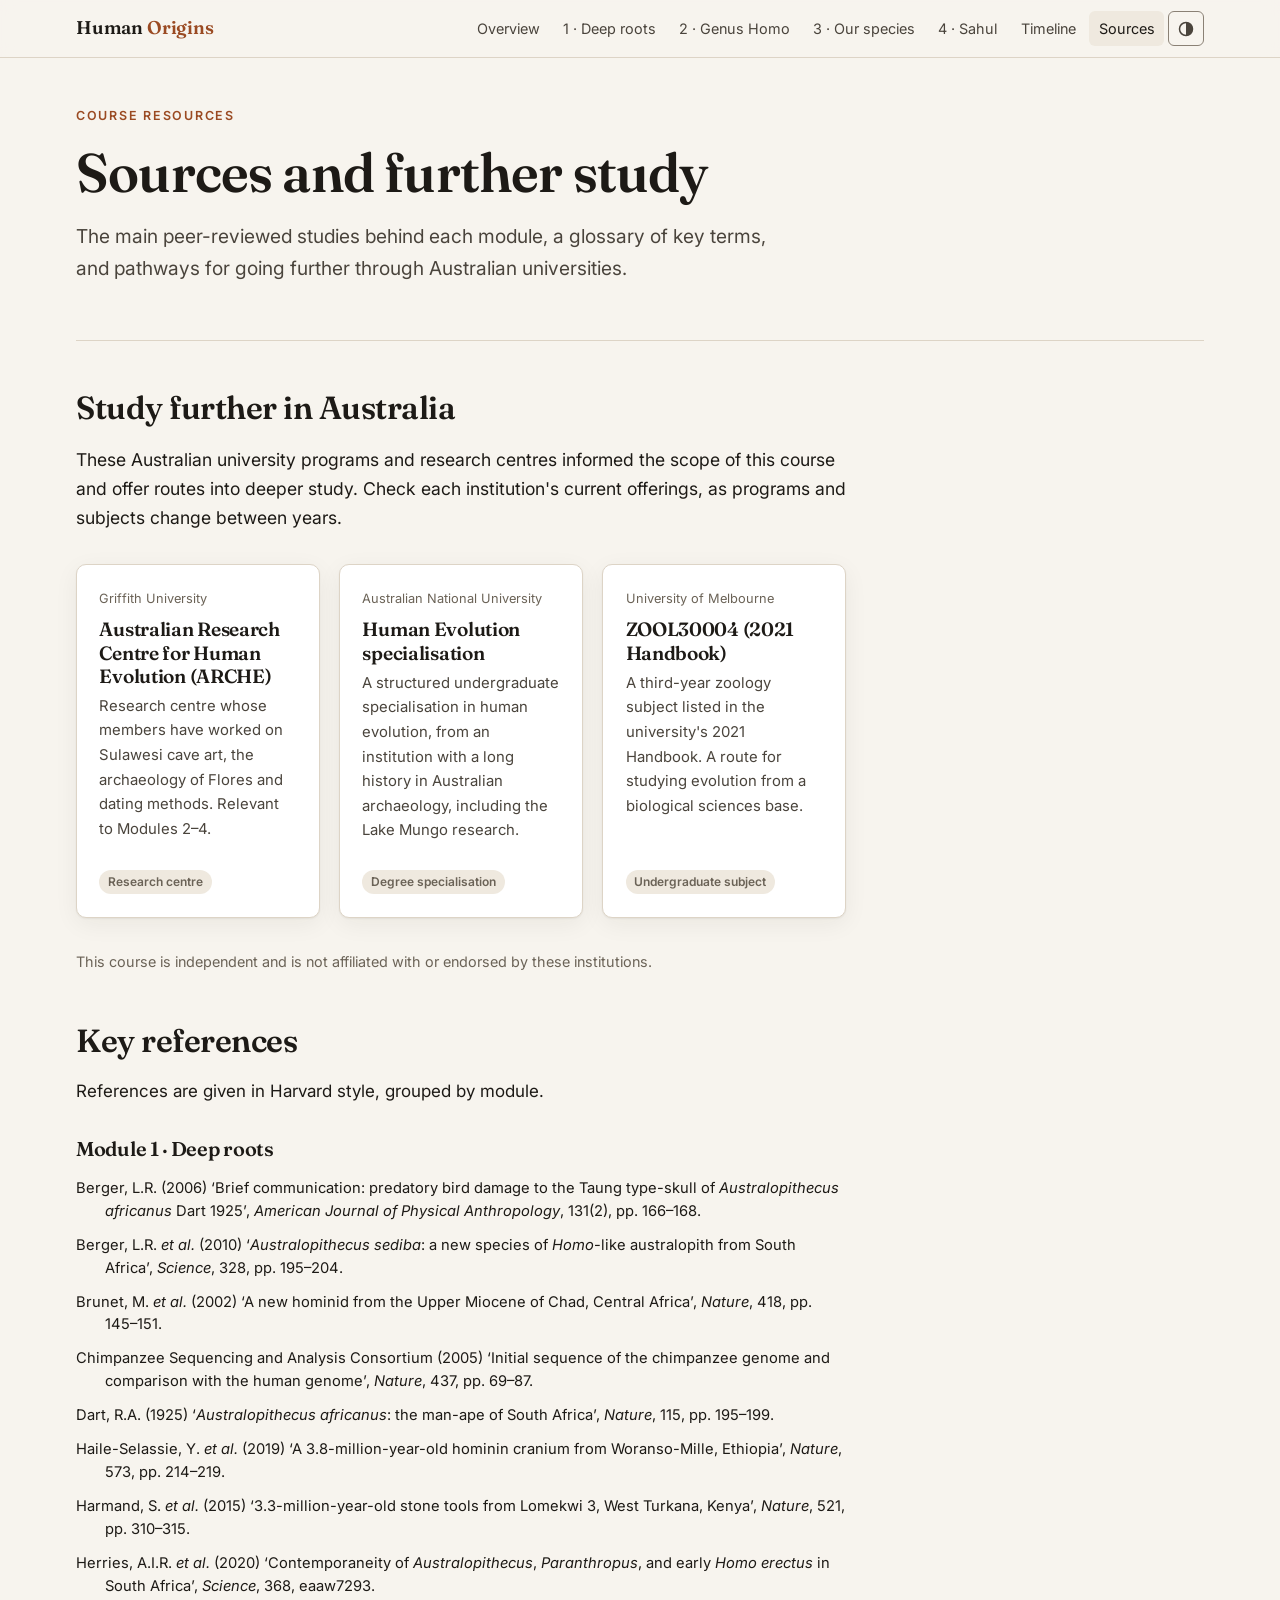
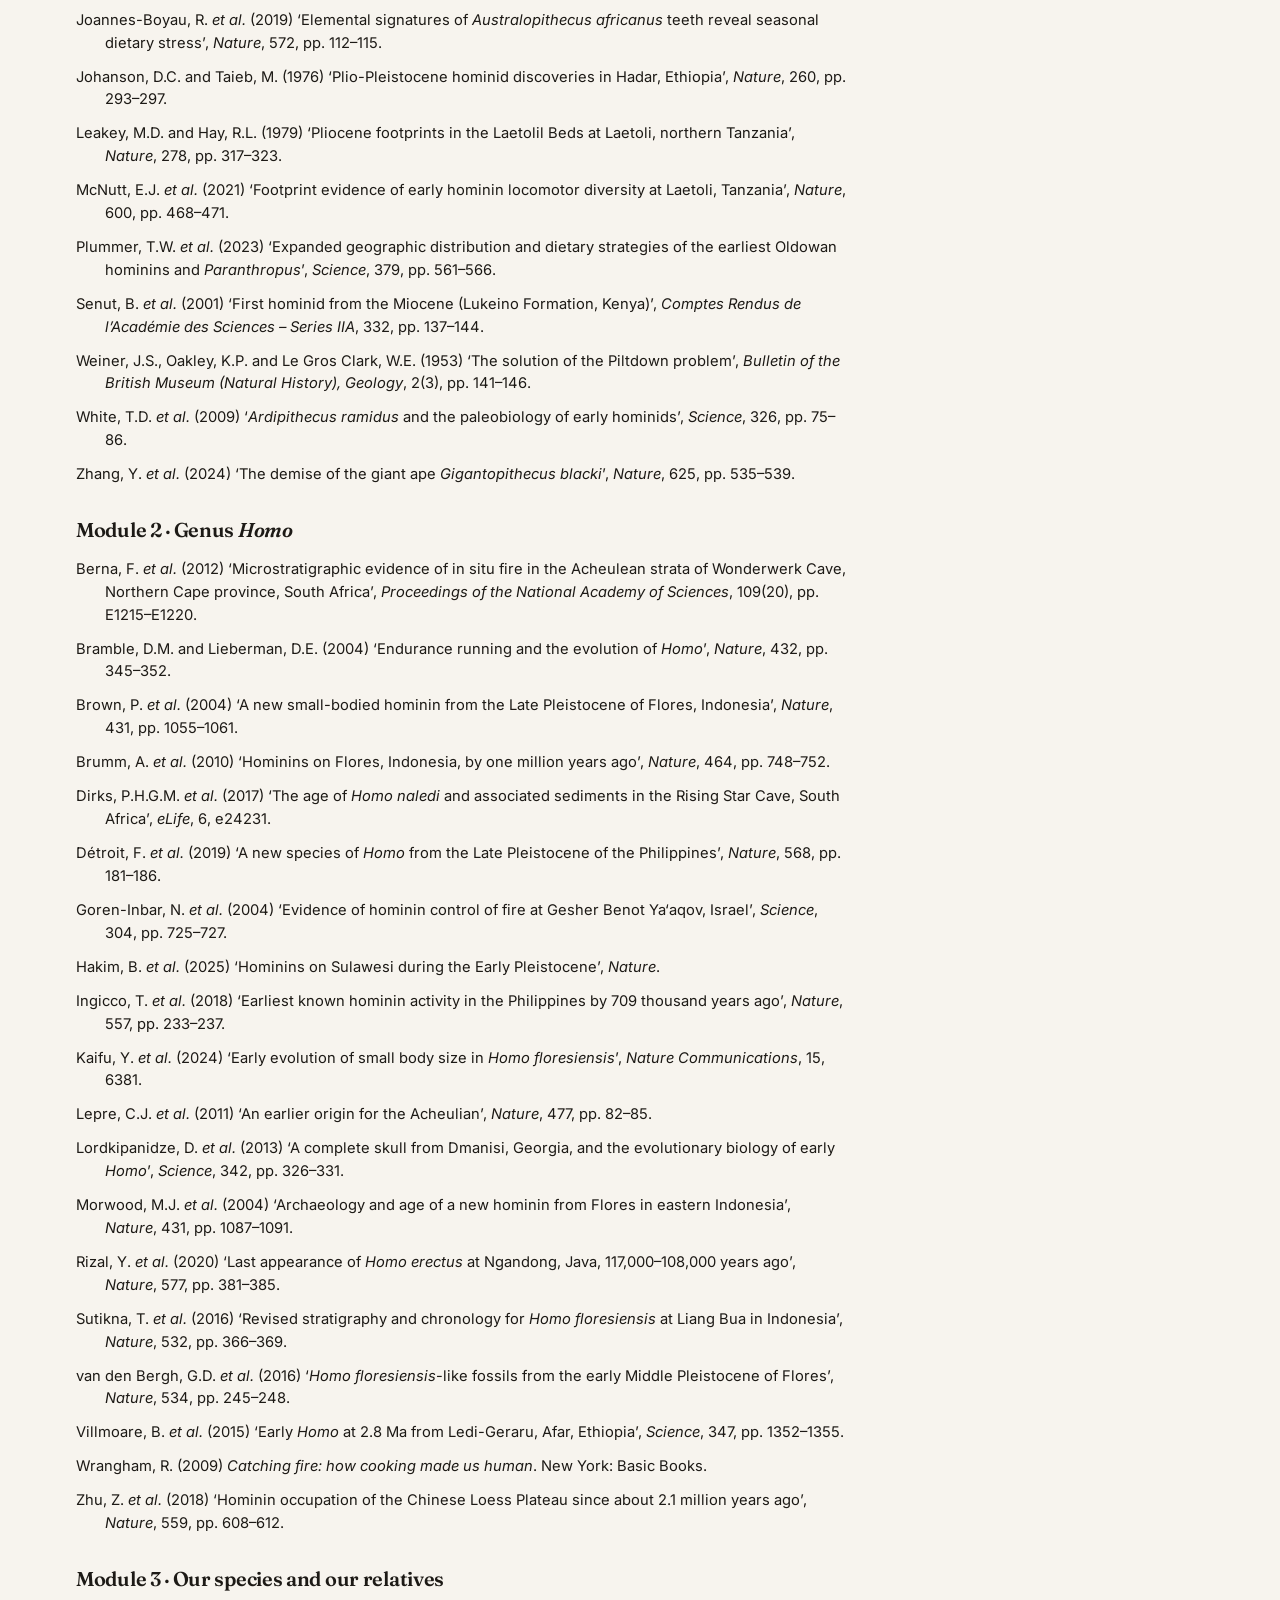
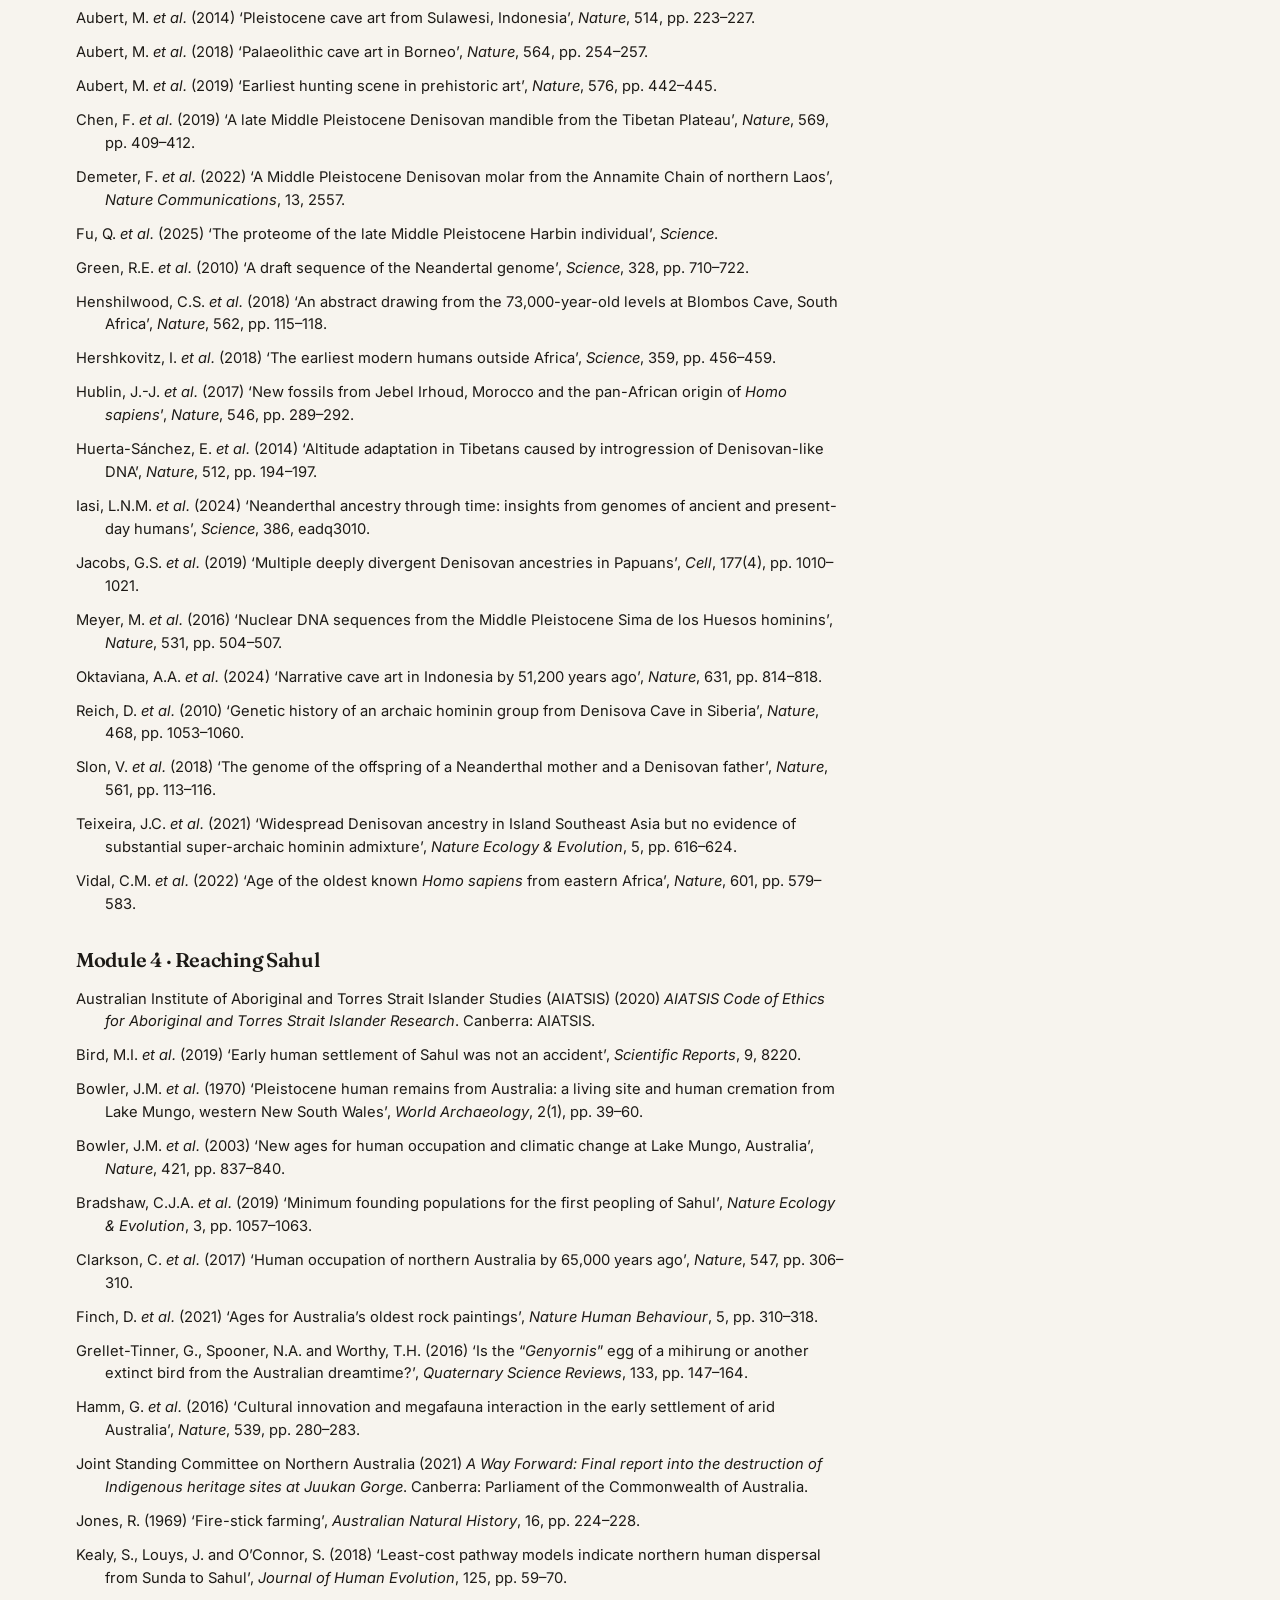
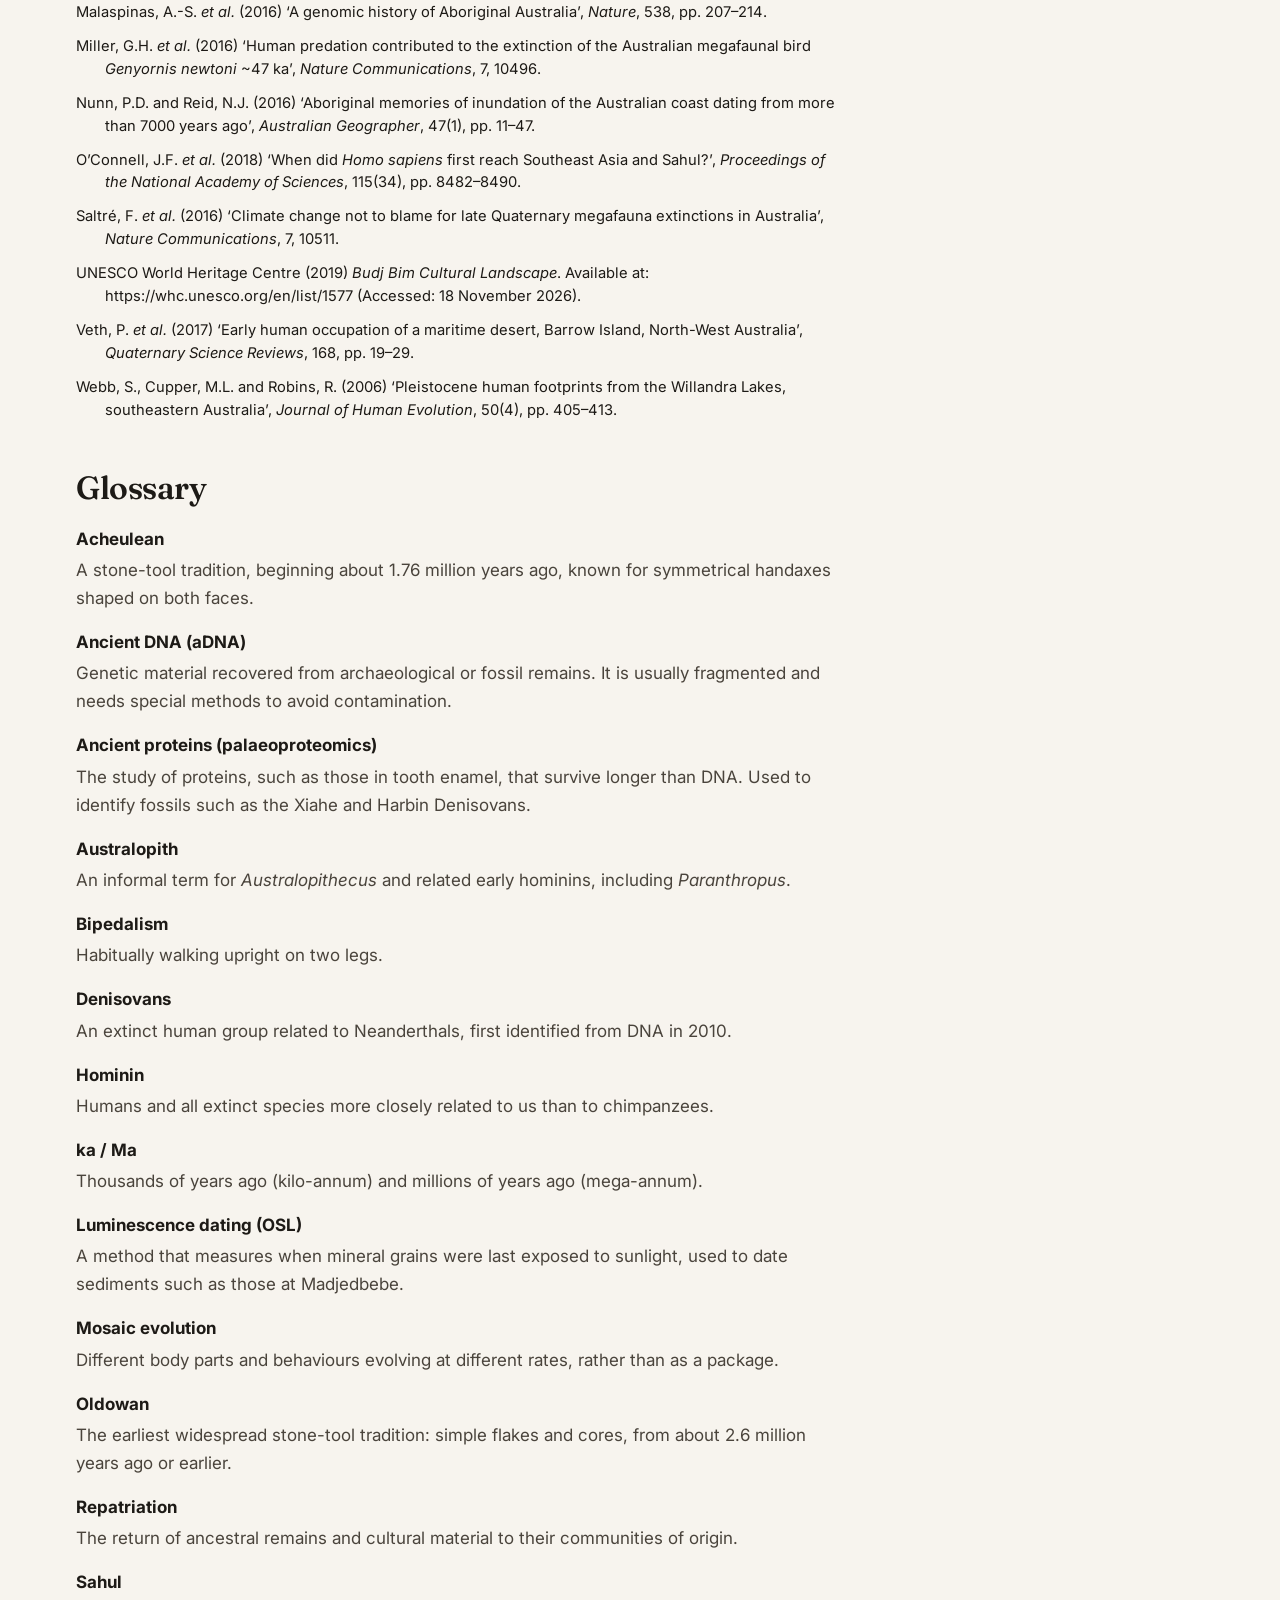
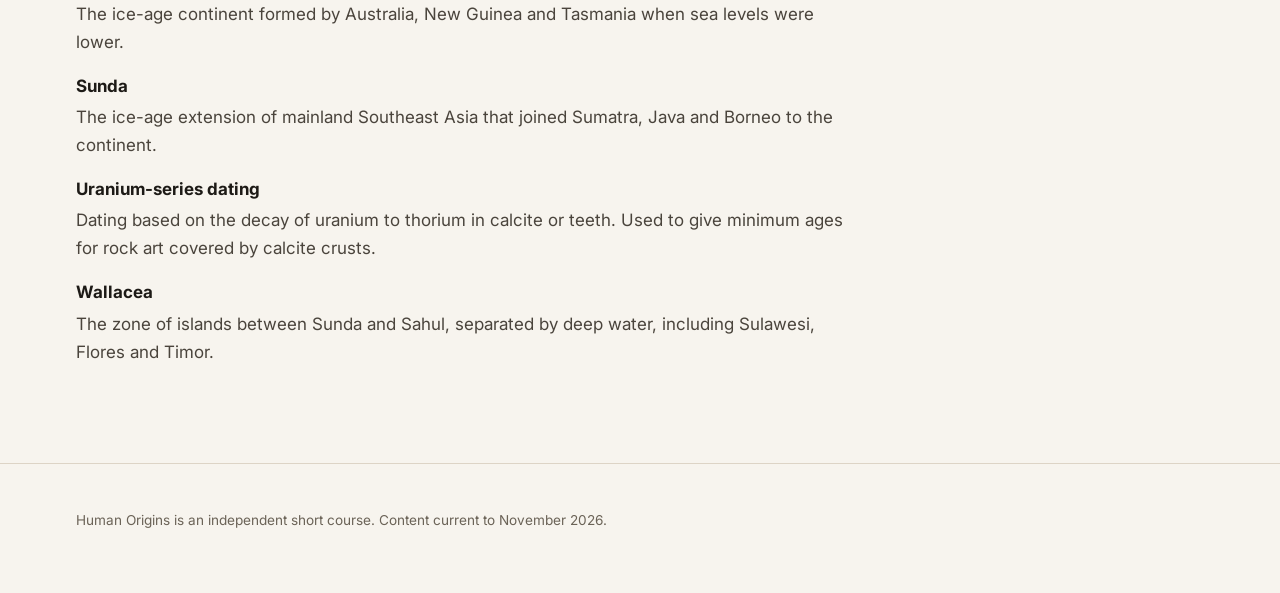
<file: site/resources.html>
<!doctype html>
<html lang="en-AU">
<head>
<meta charset="utf-8">
<meta name="viewport" content="width=device-width, initial-scale=1">
<title>Sources · Human Origins</title>
<meta name="description" content="References, glossary and pathways for further study in human evolution, including Australian university programs.">
<link rel="preconnect" href="https://fonts.googleapis.com">
<link rel="preconnect" href="https://fonts.gstatic.com" crossorigin>
<link href="https://fonts.googleapis.com/css2?family=Fraunces:opsz,wght@9..144,500;9..144,600&family=Inter:wght@400;600;700&display=swap" rel="stylesheet">
<link rel="stylesheet" href="assets/styles.css">
<link rel="icon" href="data:image/svg+xml,%3Csvg xmlns='http://www.w3.org/2000/svg' viewBox='0 0 32 32'%3E%3Ccircle cx='16' cy='16' r='14' fill='%239a4a22'/%3E%3Cpath d='M10 22c2-8 4-12 6-12s4 4 6 12' stroke='%23fff' stroke-width='2.5' fill='none' stroke-linecap='round'/%3E%3C/svg%3E">
</head>
<body>
<a class="skip" href="#main">Skip to content</a>
<header class="site-header"><div class="inner">
  <a class="brand" href="index.html">Human <span>Origins</span></a>
  <button class="nav-toggle" aria-expanded="false" aria-controls="nav">Menu</button>
  <nav class="site-nav" id="nav" aria-label="Course">
    <a href="index.html">Overview</a>
    <a href="module-1.html">1 · Deep roots</a>
    <a href="module-2.html">2 · Genus Homo</a>
    <a href="module-3.html">3 · Our species</a>
    <a href="module-4.html">4 · Sahul</a>
    <a href="timeline.html">Timeline</a>
    <a href="resources.html" aria-current="page">Sources</a>
    <button class="theme-toggle" type="button" aria-label="Toggle dark mode"><svg width="16" height="16" viewBox="0 0 16 16" aria-hidden="true" style="display:block"><circle cx="8" cy="8" r="6.5" fill="none" stroke="currentColor" stroke-width="1.5"/><path d="M8 1.5a6.5 6.5 0 0 1 0 13z" fill="currentColor"/></svg></button>
  </nav>
</div></header>

<main id="main">
<div class="wrap">
  <header class="module-head">
    <p class="eyebrow">Course resources</p>
    <h1>Sources and further study</h1>
    <p class="lede">The main peer-reviewed studies behind each module, a glossary of key terms, and pathways for going further through Australian universities.</p>
  </header>

  <div class="content" style="padding-bottom:2rem">
    <h2 id="pathways">Study further in Australia</h2>
    <p>These Australian university programs and research centres informed the scope of this course and offer routes into deeper study. Check each institution's current offerings, as programs and subjects change between years.</p>
    <div class="cards" style="grid-template-columns:repeat(auto-fit,minmax(220px,1fr))">
      <a class="card" href="https://www.griffith.edu.au/research/sciences/australian-research-centre-human-evolution" rel="noopener">
        <span class="span">Griffith University</span>
        <h3>Australian Research Centre for Human Evolution (ARCHE)</h3>
        <p>Research centre whose members have worked on Sulawesi cave art, the archaeology of Flores and dating methods. Relevant to Modules 2–4.</p>
        <span class="status">Research centre</span>
      </a>
      <a class="card" href="https://programsandcourses.anu.edu.au/specialisation/huev-spec" rel="noopener">
        <span class="span">Australian National University</span>
        <h3>Human Evolution specialisation</h3>
        <p>A structured undergraduate specialisation in human evolution, from an institution with a long history in Australian archaeology, including the Lake Mungo research.</p>
        <span class="status">Degree specialisation</span>
      </a>
      <a class="card" href="https://handbook.unimelb.edu.au/2021/subjects/zool30004" rel="noopener">
        <span class="span">University of Melbourne</span>
        <h3>ZOOL30004 (2021 Handbook)</h3>
        <p>A third-year zoology subject listed in the university's 2021 Handbook. A route for studying evolution from a biological sciences base.</p>
        <span class="status">Undergraduate subject</span>
      </a>
    </div>
    <p style="font-size:.9rem;color:var(--ink-3)">This course is independent and is not affiliated with or endorsed by these institutions.</p>

    <h2 id="refs">Key references</h2>
    <p>References are given in Harvard style, grouped by module.</p>

    <h3>Module 1 · Deep roots</h3>
    <ul class="ref-list">
      <li>Berger, L.R. (2006) ‘Brief communication: predatory bird damage to the Taung type-skull of <em>Australopithecus africanus</em> Dart 1925’, <em>American Journal of Physical Anthropology</em>, 131(2), pp. 166–168.</li>
      <li>Berger, L.R. <em>et al.</em> (2010) ‘<em>Australopithecus sediba</em>: a new species of <em>Homo</em>-like australopith from South Africa’, <em>Science</em>, 328, pp. 195–204.</li>
      <li>Brunet, M. <em>et al.</em> (2002) ‘A new hominid from the Upper Miocene of Chad, Central Africa’, <em>Nature</em>, 418, pp. 145–151.</li>
      <li>Chimpanzee Sequencing and Analysis Consortium (2005) ‘Initial sequence of the chimpanzee genome and comparison with the human genome’, <em>Nature</em>, 437, pp. 69–87.</li>
      <li>Dart, R.A. (1925) ‘<em>Australopithecus africanus</em>: the man-ape of South Africa’, <em>Nature</em>, 115, pp. 195–199.</li>
      <li>Haile-Selassie, Y. <em>et al.</em> (2019) ‘A 3.8-million-year-old hominin cranium from Woranso-Mille, Ethiopia’, <em>Nature</em>, 573, pp. 214–219.</li>
      <li>Harmand, S. <em>et al.</em> (2015) ‘3.3-million-year-old stone tools from Lomekwi 3, West Turkana, Kenya’, <em>Nature</em>, 521, pp. 310–315.</li>
      <li>Herries, A.I.R. <em>et al.</em> (2020) ‘Contemporaneity of <em>Australopithecus</em>, <em>Paranthropus</em>, and early <em>Homo erectus</em> in South Africa’, <em>Science</em>, 368, eaaw7293.</li>
      <li>Joannes-Boyau, R. <em>et al.</em> (2019) ‘Elemental signatures of <em>Australopithecus africanus</em> teeth reveal seasonal dietary stress’, <em>Nature</em>, 572, pp. 112–115.</li>
      <li>Johanson, D.C. and Taieb, M. (1976) ‘Plio-Pleistocene hominid discoveries in Hadar, Ethiopia’, <em>Nature</em>, 260, pp. 293–297.</li>
      <li>Leakey, M.D. and Hay, R.L. (1979) ‘Pliocene footprints in the Laetolil Beds at Laetoli, northern Tanzania’, <em>Nature</em>, 278, pp. 317–323.</li>
      <li>McNutt, E.J. <em>et al.</em> (2021) ‘Footprint evidence of early hominin locomotor diversity at Laetoli, Tanzania’, <em>Nature</em>, 600, pp. 468–471.</li>
      <li>Plummer, T.W. <em>et al.</em> (2023) ‘Expanded geographic distribution and dietary strategies of the earliest Oldowan hominins and <em>Paranthropus</em>’, <em>Science</em>, 379, pp. 561–566.</li>
      <li>Senut, B. <em>et al.</em> (2001) ‘First hominid from the Miocene (Lukeino Formation, Kenya)’, <em>Comptes Rendus de l’Académie des Sciences – Series IIA</em>, 332, pp. 137–144.</li>
      <li>Weiner, J.S., Oakley, K.P. and Le Gros Clark, W.E. (1953) ‘The solution of the Piltdown problem’, <em>Bulletin of the British Museum (Natural History), Geology</em>, 2(3), pp. 141–146.</li>
      <li>White, T.D. <em>et al.</em> (2009) ‘<em>Ardipithecus ramidus</em> and the paleobiology of early hominids’, <em>Science</em>, 326, pp. 75–86.</li>
      <li>Zhang, Y. <em>et al.</em> (2024) ‘The demise of the giant ape <em>Gigantopithecus blacki</em>’, <em>Nature</em>, 625, pp. 535–539.</li>
    </ul>

    <h3>Module 2 · Genus <em>Homo</em></h3>
    <ul class="ref-list">
      <li>Berna, F. <em>et al.</em> (2012) ‘Microstratigraphic evidence of in situ fire in the Acheulean strata of Wonderwerk Cave, Northern Cape province, South Africa’, <em>Proceedings of the National Academy of Sciences</em>, 109(20), pp. E1215–E1220.</li>
      <li>Bramble, D.M. and Lieberman, D.E. (2004) ‘Endurance running and the evolution of <em>Homo</em>’, <em>Nature</em>, 432, pp. 345–352.</li>
      <li>Brown, P. <em>et al.</em> (2004) ‘A new small-bodied hominin from the Late Pleistocene of Flores, Indonesia’, <em>Nature</em>, 431, pp. 1055–1061.</li>
      <li>Brumm, A. <em>et al.</em> (2010) ‘Hominins on Flores, Indonesia, by one million years ago’, <em>Nature</em>, 464, pp. 748–752.</li>
      <li>Dirks, P.H.G.M. <em>et al.</em> (2017) ‘The age of <em>Homo naledi</em> and associated sediments in the Rising Star Cave, South Africa’, <em>eLife</em>, 6, e24231.</li>
      <li>Détroit, F. <em>et al.</em> (2019) ‘A new species of <em>Homo</em> from the Late Pleistocene of the Philippines’, <em>Nature</em>, 568, pp. 181–186.</li>
      <li>Goren-Inbar, N. <em>et al.</em> (2004) ‘Evidence of hominin control of fire at Gesher Benot Ya‘aqov, Israel’, <em>Science</em>, 304, pp. 725–727.</li>
      <li>Hakim, B. <em>et al.</em> (2025) ‘Hominins on Sulawesi during the Early Pleistocene’, <em>Nature</em>.</li>
      <li>Ingicco, T. <em>et al.</em> (2018) ‘Earliest known hominin activity in the Philippines by 709 thousand years ago’, <em>Nature</em>, 557, pp. 233–237.</li>
      <li>Kaifu, Y. <em>et al.</em> (2024) ‘Early evolution of small body size in <em>Homo floresiensis</em>’, <em>Nature Communications</em>, 15, 6381.</li>
      <li>Lepre, C.J. <em>et al.</em> (2011) ‘An earlier origin for the Acheulian’, <em>Nature</em>, 477, pp. 82–85.</li>
      <li>Lordkipanidze, D. <em>et al.</em> (2013) ‘A complete skull from Dmanisi, Georgia, and the evolutionary biology of early <em>Homo</em>’, <em>Science</em>, 342, pp. 326–331.</li>
      <li>Morwood, M.J. <em>et al.</em> (2004) ‘Archaeology and age of a new hominin from Flores in eastern Indonesia’, <em>Nature</em>, 431, pp. 1087–1091.</li>
      <li>Rizal, Y. <em>et al.</em> (2020) ‘Last appearance of <em>Homo erectus</em> at Ngandong, Java, 117,000–108,000 years ago’, <em>Nature</em>, 577, pp. 381–385.</li>
      <li>Sutikna, T. <em>et al.</em> (2016) ‘Revised stratigraphy and chronology for <em>Homo floresiensis</em> at Liang Bua in Indonesia’, <em>Nature</em>, 532, pp. 366–369.</li>
      <li>van den Bergh, G.D. <em>et al.</em> (2016) ‘<em>Homo floresiensis</em>-like fossils from the early Middle Pleistocene of Flores’, <em>Nature</em>, 534, pp. 245–248.</li>
      <li>Villmoare, B. <em>et al.</em> (2015) ‘Early <em>Homo</em> at 2.8 Ma from Ledi-Geraru, Afar, Ethiopia’, <em>Science</em>, 347, pp. 1352–1355.</li>
      <li>Wrangham, R. (2009) <em>Catching fire: how cooking made us human</em>. New York: Basic Books.</li>
      <li>Zhu, Z. <em>et al.</em> (2018) ‘Hominin occupation of the Chinese Loess Plateau since about 2.1 million years ago’, <em>Nature</em>, 559, pp. 608–612.</li>
    </ul>

    <h3>Module 3 · Our species and our relatives</h3>
    <ul class="ref-list">
      <li>Aubert, M. <em>et al.</em> (2014) ‘Pleistocene cave art from Sulawesi, Indonesia’, <em>Nature</em>, 514, pp. 223–227.</li>
      <li>Aubert, M. <em>et al.</em> (2018) ‘Palaeolithic cave art in Borneo’, <em>Nature</em>, 564, pp. 254–257.</li>
      <li>Aubert, M. <em>et al.</em> (2019) ‘Earliest hunting scene in prehistoric art’, <em>Nature</em>, 576, pp. 442–445.</li>
      <li>Chen, F. <em>et al.</em> (2019) ‘A late Middle Pleistocene Denisovan mandible from the Tibetan Plateau’, <em>Nature</em>, 569, pp. 409–412.</li>
      <li>Demeter, F. <em>et al.</em> (2022) ‘A Middle Pleistocene Denisovan molar from the Annamite Chain of northern Laos’, <em>Nature Communications</em>, 13, 2557.</li>
      <li>Fu, Q. <em>et al.</em> (2025) ‘The proteome of the late Middle Pleistocene Harbin individual’, <em>Science</em>.</li>
      <li>Green, R.E. <em>et al.</em> (2010) ‘A draft sequence of the Neandertal genome’, <em>Science</em>, 328, pp. 710–722.</li>
      <li>Henshilwood, C.S. <em>et al.</em> (2018) ‘An abstract drawing from the 73,000-year-old levels at Blombos Cave, South Africa’, <em>Nature</em>, 562, pp. 115–118.</li>
      <li>Hershkovitz, I. <em>et al.</em> (2018) ‘The earliest modern humans outside Africa’, <em>Science</em>, 359, pp. 456–459.</li>
      <li>Hublin, J.-J. <em>et al.</em> (2017) ‘New fossils from Jebel Irhoud, Morocco and the pan-African origin of <em>Homo sapiens</em>’, <em>Nature</em>, 546, pp. 289–292.</li>
      <li>Huerta-Sánchez, E. <em>et al.</em> (2014) ‘Altitude adaptation in Tibetans caused by introgression of Denisovan-like DNA’, <em>Nature</em>, 512, pp. 194–197.</li>
      <li>Iasi, L.N.M. <em>et al.</em> (2024) ‘Neanderthal ancestry through time: insights from genomes of ancient and present-day humans’, <em>Science</em>, 386, eadq3010.</li>
      <li>Jacobs, G.S. <em>et al.</em> (2019) ‘Multiple deeply divergent Denisovan ancestries in Papuans’, <em>Cell</em>, 177(4), pp. 1010–1021.</li>
      <li>Meyer, M. <em>et al.</em> (2016) ‘Nuclear DNA sequences from the Middle Pleistocene Sima de los Huesos hominins’, <em>Nature</em>, 531, pp. 504–507.</li>
      <li>Oktaviana, A.A. <em>et al.</em> (2024) ‘Narrative cave art in Indonesia by 51,200 years ago’, <em>Nature</em>, 631, pp. 814–818.</li>
      <li>Reich, D. <em>et al.</em> (2010) ‘Genetic history of an archaic hominin group from Denisova Cave in Siberia’, <em>Nature</em>, 468, pp. 1053–1060.</li>
      <li>Slon, V. <em>et al.</em> (2018) ‘The genome of the offspring of a Neanderthal mother and a Denisovan father’, <em>Nature</em>, 561, pp. 113–116.</li>
      <li>Teixeira, J.C. <em>et al.</em> (2021) ‘Widespread Denisovan ancestry in Island Southeast Asia but no evidence of substantial super-archaic hominin admixture’, <em>Nature Ecology &amp; Evolution</em>, 5, pp. 616–624.</li>
      <li>Vidal, C.M. <em>et al.</em> (2022) ‘Age of the oldest known <em>Homo sapiens</em> from eastern Africa’, <em>Nature</em>, 601, pp. 579–583.</li>
    </ul>

    <h3>Module 4 · Reaching Sahul</h3>
    <ul class="ref-list">
      <li>Australian Institute of Aboriginal and Torres Strait Islander Studies (AIATSIS) (2020) <em>AIATSIS Code of Ethics for Aboriginal and Torres Strait Islander Research</em>. Canberra: AIATSIS.</li>
      <li>Bird, M.I. <em>et al.</em> (2019) ‘Early human settlement of Sahul was not an accident’, <em>Scientific Reports</em>, 9, 8220.</li>
      <li>Bowler, J.M. <em>et al.</em> (1970) ‘Pleistocene human remains from Australia: a living site and human cremation from Lake Mungo, western New South Wales’, <em>World Archaeology</em>, 2(1), pp. 39–60.</li>
      <li>Bowler, J.M. <em>et al.</em> (2003) ‘New ages for human occupation and climatic change at Lake Mungo, Australia’, <em>Nature</em>, 421, pp. 837–840.</li>
      <li>Bradshaw, C.J.A. <em>et al.</em> (2019) ‘Minimum founding populations for the first peopling of Sahul’, <em>Nature Ecology &amp; Evolution</em>, 3, pp. 1057–1063.</li>
      <li>Clarkson, C. <em>et al.</em> (2017) ‘Human occupation of northern Australia by 65,000 years ago’, <em>Nature</em>, 547, pp. 306–310.</li>
      <li>Finch, D. <em>et al.</em> (2021) ‘Ages for Australia’s oldest rock paintings’, <em>Nature Human Behaviour</em>, 5, pp. 310–318.</li>
      <li>Grellet-Tinner, G., Spooner, N.A. and Worthy, T.H. (2016) ‘Is the “<em>Genyornis</em>” egg of a mihirung or another extinct bird from the Australian dreamtime?’, <em>Quaternary Science Reviews</em>, 133, pp. 147–164.</li>
      <li>Hamm, G. <em>et al.</em> (2016) ‘Cultural innovation and megafauna interaction in the early settlement of arid Australia’, <em>Nature</em>, 539, pp. 280–283.</li>
      <li>Joint Standing Committee on Northern Australia (2021) <em>A Way Forward: Final report into the destruction of Indigenous heritage sites at Juukan Gorge</em>. Canberra: Parliament of the Commonwealth of Australia.</li>
      <li>Jones, R. (1969) ‘Fire-stick farming’, <em>Australian Natural History</em>, 16, pp. 224–228.</li>
      <li>Kealy, S., Louys, J. and O’Connor, S. (2018) ‘Least-cost pathway models indicate northern human dispersal from Sunda to Sahul’, <em>Journal of Human Evolution</em>, 125, pp. 59–70.</li>
      <li>Malaspinas, A.-S. <em>et al.</em> (2016) ‘A genomic history of Aboriginal Australia’, <em>Nature</em>, 538, pp. 207–214.</li>
      <li>Miller, G.H. <em>et al.</em> (2016) ‘Human predation contributed to the extinction of the Australian megafaunal bird <em>Genyornis newtoni</em> ~47 ka’, <em>Nature Communications</em>, 7, 10496.</li>
      <li>Nunn, P.D. and Reid, N.J. (2016) ‘Aboriginal memories of inundation of the Australian coast dating from more than 7000 years ago’, <em>Australian Geographer</em>, 47(1), pp. 11–47.</li>
      <li>O’Connell, J.F. <em>et al.</em> (2018) ‘When did <em>Homo sapiens</em> first reach Southeast Asia and Sahul?’, <em>Proceedings of the National Academy of Sciences</em>, 115(34), pp. 8482–8490.</li>
      <li>Saltré, F. <em>et al.</em> (2016) ‘Climate change not to blame for late Quaternary megafauna extinctions in Australia’, <em>Nature Communications</em>, 7, 10511.</li>
      <li>UNESCO World Heritage Centre (2019) <em>Budj Bim Cultural Landscape</em>. Available at: https://whc.unesco.org/en/list/1577 (Accessed: 18 November 2026).</li>
      <li>Veth, P. <em>et al.</em> (2017) ‘Early human occupation of a maritime desert, Barrow Island, North-West Australia’, <em>Quaternary Science Reviews</em>, 168, pp. 19–29.</li>
      <li>Webb, S., Cupper, M.L. and Robins, R. (2006) ‘Pleistocene human footprints from the Willandra Lakes, southeastern Australia’, <em>Journal of Human Evolution</em>, 50(4), pp. 405–413.</li>
    </ul>

    <h2 id="glossary">Glossary</h2>
    <dl class="glossary">
      <dt>Acheulean</dt><dd>A stone-tool tradition, beginning about 1.76 million years ago, known for symmetrical handaxes shaped on both faces.</dd>
      <dt>Ancient DNA (aDNA)</dt><dd>Genetic material recovered from archaeological or fossil remains. It is usually fragmented and needs special methods to avoid contamination.</dd>
      <dt>Ancient proteins (palaeoproteomics)</dt><dd>The study of proteins, such as those in tooth enamel, that survive longer than DNA. Used to identify fossils such as the Xiahe and Harbin Denisovans.</dd>
      <dt>Australopith</dt><dd>An informal term for <em>Australopithecus</em> and related early hominins, including <em>Paranthropus</em>.</dd>
      <dt>Bipedalism</dt><dd>Habitually walking upright on two legs.</dd>
      <dt>Denisovans</dt><dd>An extinct human group related to Neanderthals, first identified from DNA in 2010.</dd>
      <dt>Hominin</dt><dd>Humans and all extinct species more closely related to us than to chimpanzees.</dd>
      <dt>ka / Ma</dt><dd>Thousands of years ago (kilo-annum) and millions of years ago (mega-annum).</dd>
      <dt>Luminescence dating (OSL)</dt><dd>A method that measures when mineral grains were last exposed to sunlight, used to date sediments such as those at Madjedbebe.</dd>
      <dt>Mosaic evolution</dt><dd>Different body parts and behaviours evolving at different rates, rather than as a package.</dd>
      <dt>Oldowan</dt><dd>The earliest widespread stone-tool tradition: simple flakes and cores, from about 2.6 million years ago or earlier.</dd>
      <dt>Repatriation</dt><dd>The return of ancestral remains and cultural material to their communities of origin.</dd>
      <dt>Sahul</dt><dd>The ice-age continent formed by Australia, New Guinea and Tasmania when sea levels were lower.</dd>
      <dt>Sunda</dt><dd>The ice-age extension of mainland Southeast Asia that joined Sumatra, Java and Borneo to the continent.</dd>
      <dt>Uranium-series dating</dt><dd>Dating based on the decay of uranium to thorium in calcite or teeth. Used to give minimum ages for rock art covered by calcite crusts.</dd>
      <dt>Wallacea</dt><dd>The zone of islands between Sunda and Sahul, separated by deep water, including Sulawesi, Flores and Timor.</dd>
    </dl>
  </div>
</div>
</main>

<footer class="site-footer"><div class="wrap">
  <p>Human Origins is an independent short course. Content current to November 2026.</p>
</div></footer>
<script src="assets/app.js"></script>
</body>
</html>
</file>
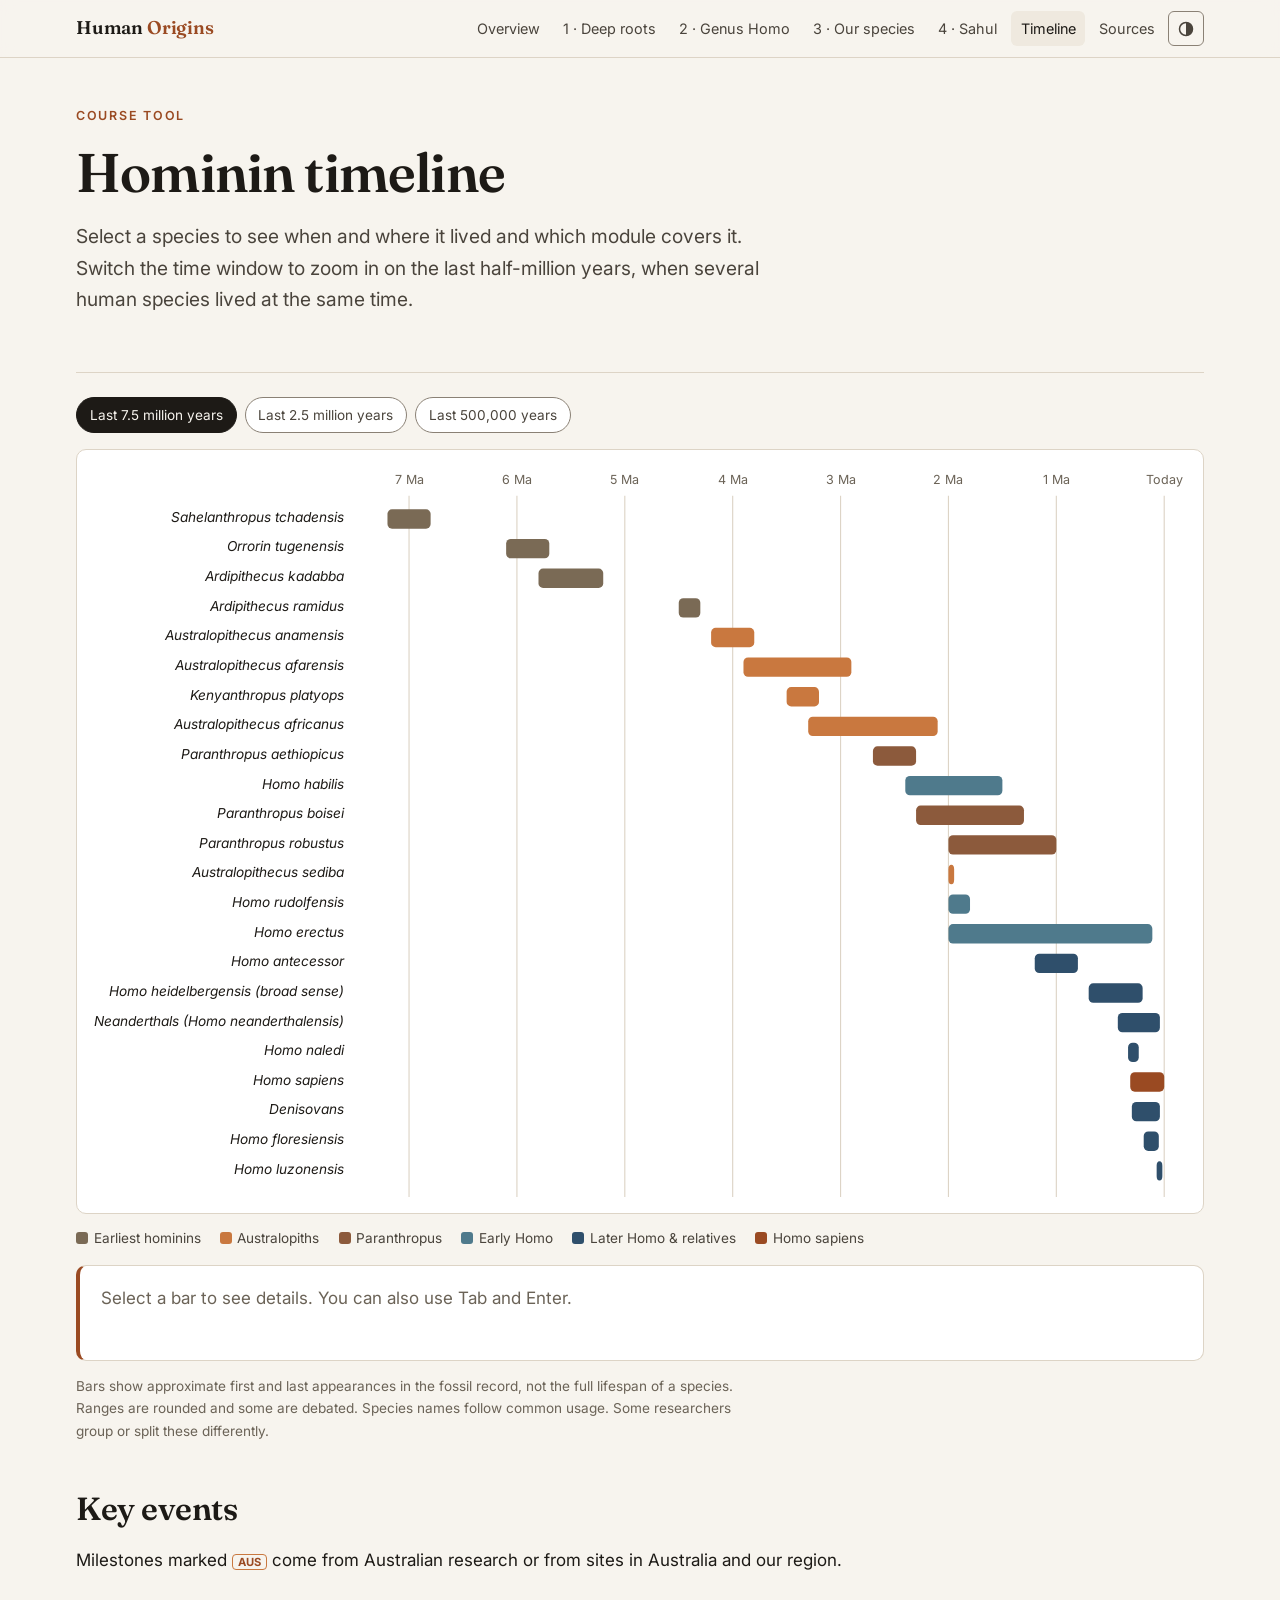
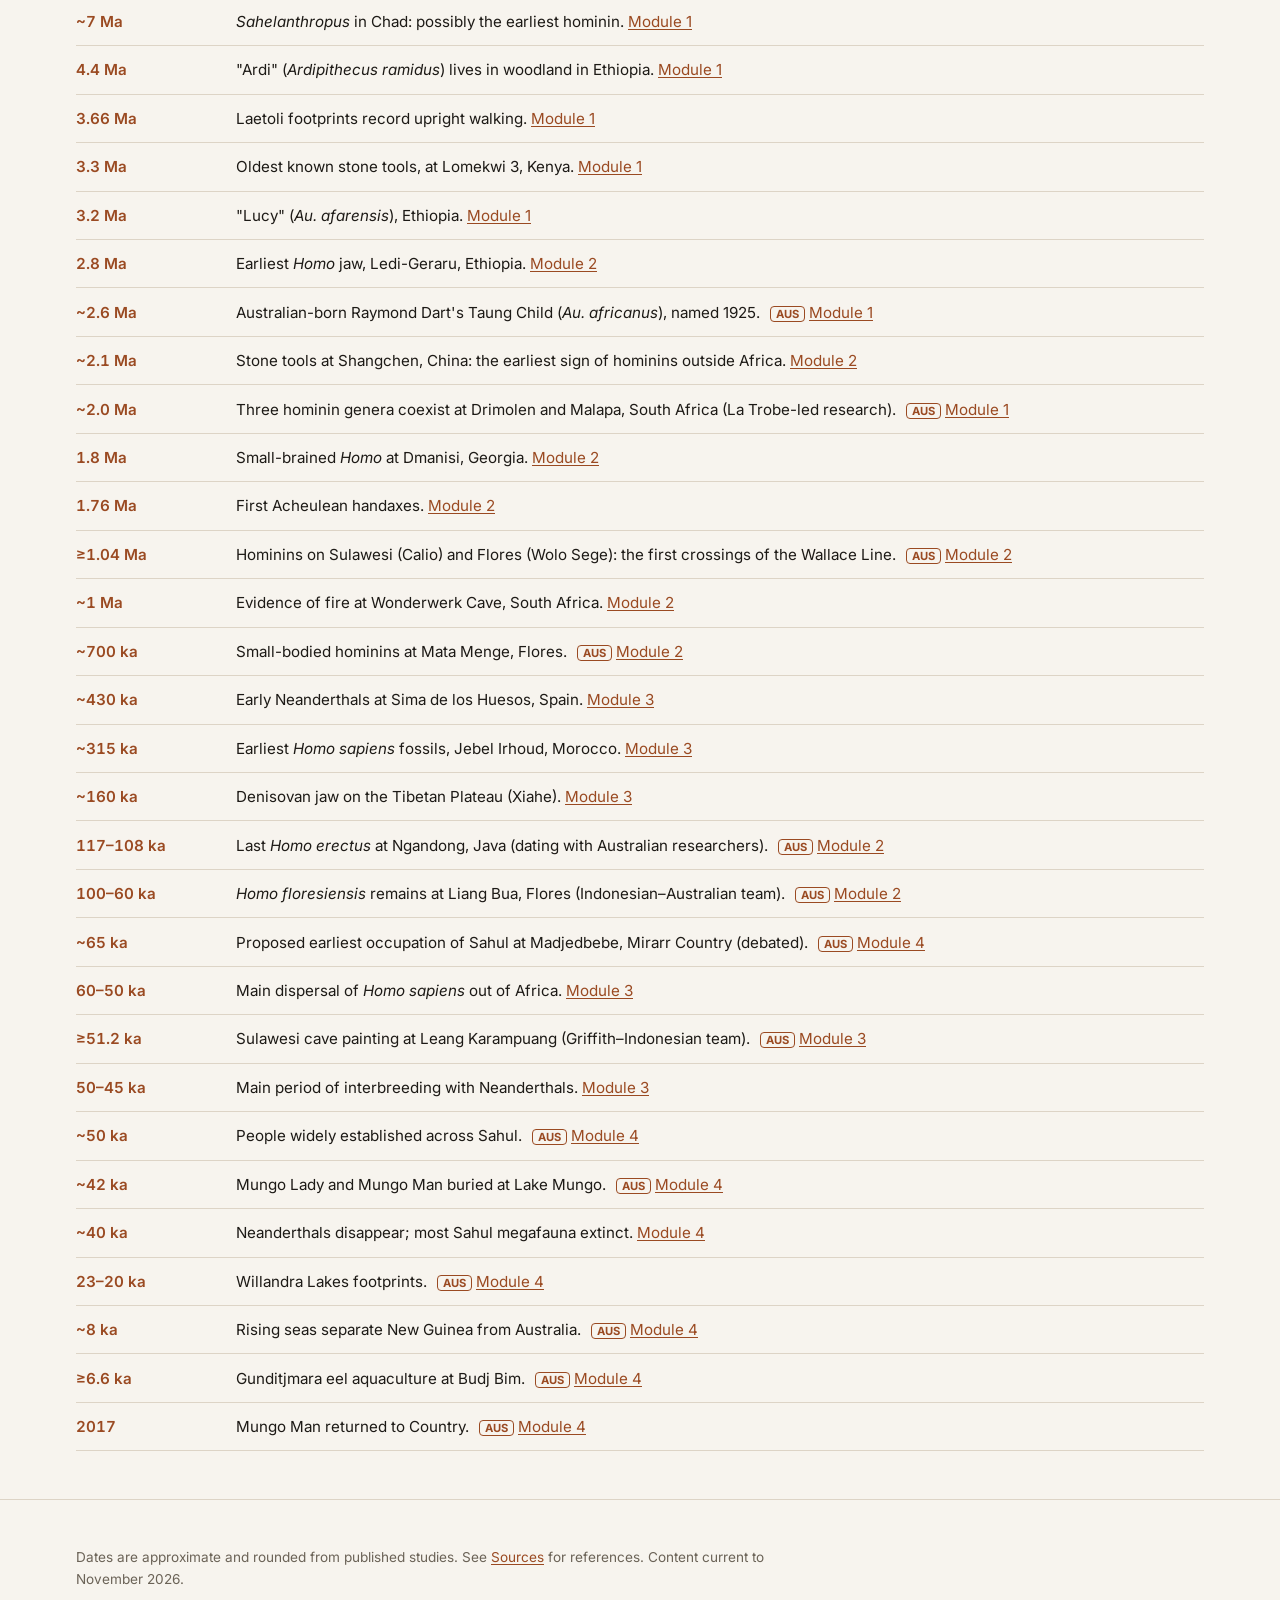
<file: site/timeline.html>
<!doctype html>
<html lang="en-AU">
<head>
<meta charset="utf-8">
<meta name="viewport" content="width=device-width, initial-scale=1">
<title>Hominin Timeline · Human Origins</title>
<meta name="description" content="An interactive timeline of hominin species and key events in human evolution, with Australian and regional milestones.">
<link rel="preconnect" href="https://fonts.googleapis.com">
<link rel="preconnect" href="https://fonts.gstatic.com" crossorigin>
<link href="https://fonts.googleapis.com/css2?family=Fraunces:opsz,wght@9..144,500;9..144,600&family=Inter:wght@400;600;700&display=swap" rel="stylesheet">
<link rel="stylesheet" href="assets/styles.css">
<link rel="icon" href="data:image/svg+xml,%3Csvg xmlns='http://www.w3.org/2000/svg' viewBox='0 0 32 32'%3E%3Ccircle cx='16' cy='16' r='14' fill='%239a4a22'/%3E%3Cpath d='M10 22c2-8 4-12 6-12s4 4 6 12' stroke='%23fff' stroke-width='2.5' fill='none' stroke-linecap='round'/%3E%3C/svg%3E">
</head>
<body>
<a class="skip" href="#main">Skip to content</a>
<header class="site-header"><div class="inner">
  <a class="brand" href="index.html">Human <span>Origins</span></a>
  <button class="nav-toggle" aria-expanded="false" aria-controls="nav">Menu</button>
  <nav class="site-nav" id="nav" aria-label="Course">
    <a href="index.html">Overview</a>
    <a href="module-1.html">1 · Deep roots</a>
    <a href="module-2.html">2 · Genus Homo</a>
    <a href="module-3.html">3 · Our species</a>
    <a href="module-4.html">4 · Sahul</a>
    <a href="timeline.html" aria-current="page">Timeline</a>
    <a href="resources.html">Sources</a>
    <button class="theme-toggle" type="button" aria-label="Toggle dark mode"><svg width="16" height="16" viewBox="0 0 16 16" aria-hidden="true" style="display:block"><circle cx="8" cy="8" r="6.5" fill="none" stroke="currentColor" stroke-width="1.5"/><path d="M8 1.5a6.5 6.5 0 0 1 0 13z" fill="currentColor"/></svg></button>
  </nav>
</div></header>

<main id="main">
<div class="wrap">
  <header class="module-head">
    <p class="eyebrow">Course tool</p>
    <h1>Hominin timeline</h1>
    <p class="lede">Select a species to see when and where it lived and which module covers it. Switch the time window to zoom in on the last half-million years, when several human species lived at the same time.</p>
  </header>

  <div class="tl-controls" role="group" aria-label="Time window">
    <button class="chip" type="button" data-range="7.5" aria-pressed="true">Last 7.5 million years</button>
    <button class="chip" type="button" data-range="2.5" aria-pressed="false">Last 2.5 million years</button>
    <button class="chip" type="button" data-range="0.5" aria-pressed="false">Last 500,000 years</button>
  </div>
  <div class="tl-chart" id="tl-chart"></div>
  <div class="legend" id="tl-legend"></div>
  <div class="tl-detail" id="tl-detail" aria-live="polite">
    <p style="margin:0;color:var(--ink-3)">Select a bar to see details. You can also use Tab and Enter.</p>
  </div>
  <p style="font-size:.85rem;color:var(--ink-3);max-width:75ch">Bars show approximate first and last appearances in the fossil record, not the full lifespan of a species. Ranges are rounded and some are debated. Species names follow common usage. Some researchers group or split these differently.</p>

  <h2>Key events</h2>
  <p style="max-width:70ch">Milestones marked <span class="aus-tag" style="font-size:.7rem;font-weight:700;color:var(--accent);border:1px solid var(--accent-2);border-radius:4px;padding:0 .3rem">AUS</span> come from Australian research or from sites in Australia and our region.</p>
  <ul class="events-list">
    <li><span class="when">~7 Ma</span><span><em>Sahelanthropus</em> in Chad: possibly the earliest hominin. <a href="module-1.html#s3">Module 1</a></span></li>
    <li><span class="when">4.4 Ma</span><span>"Ardi" (<em>Ardipithecus ramidus</em>) lives in woodland in Ethiopia. <a href="module-1.html#s3">Module 1</a></span></li>
    <li><span class="when">3.66 Ma</span><span>Laetoli footprints record upright walking. <a href="module-1.html#s4">Module 1</a></span></li>
    <li><span class="when">3.3 Ma</span><span>Oldest known stone tools, at Lomekwi 3, Kenya. <a href="module-1.html#s6">Module 1</a></span></li>
    <li><span class="when">3.2 Ma</span><span>"Lucy" (<em>Au. afarensis</em>), Ethiopia. <a href="module-1.html#s5">Module 1</a></span></li>
    <li><span class="when">2.8 Ma</span><span>Earliest <em>Homo</em> jaw, Ledi-Geraru, Ethiopia. <a href="module-2.html#s1">Module 2</a></span></li>
    <li><span class="when">~2.6 Ma</span><span>Australian-born Raymond Dart's Taung Child (<em>Au. africanus</em>), named 1925. <span class="aus-tag">AUS</span> <a href="module-1.html#case">Module 1</a></span></li>
    <li><span class="when">~2.1 Ma</span><span>Stone tools at Shangchen, China: the earliest sign of hominins outside Africa. <a href="module-2.html#s4">Module 2</a></span></li>
    <li><span class="when">~2.0 Ma</span><span>Three hominin genera coexist at Drimolen and Malapa, South Africa (La Trobe-led research). <span class="aus-tag">AUS</span> <a href="module-1.html#s6">Module 1</a></span></li>
    <li><span class="when">1.8 Ma</span><span>Small-brained <em>Homo</em> at Dmanisi, Georgia. <a href="module-2.html#s4">Module 2</a></span></li>
    <li><span class="when">1.76 Ma</span><span>First Acheulean handaxes. <a href="module-2.html#s2">Module 2</a></span></li>
    <li><span class="when">≥1.04 Ma</span><span>Hominins on Sulawesi (Calio) and Flores (Wolo Sege): the first crossings of the Wallace Line. <span class="aus-tag">AUS</span> <a href="module-2.html#s5">Module 2</a></span></li>
    <li><span class="when">~1 Ma</span><span>Evidence of fire at Wonderwerk Cave, South Africa. <a href="module-2.html#s3">Module 2</a></span></li>
    <li><span class="when">~700 ka</span><span>Small-bodied hominins at Mata Menge, Flores. <span class="aus-tag">AUS</span> <a href="module-2.html#case">Module 2</a></span></li>
    <li><span class="when">~430 ka</span><span>Early Neanderthals at Sima de los Huesos, Spain. <a href="module-3.html#s3">Module 3</a></span></li>
    <li><span class="when">~315 ka</span><span>Earliest <em>Homo sapiens</em> fossils, Jebel Irhoud, Morocco. <a href="module-3.html#s1">Module 3</a></span></li>
    <li><span class="when">~160 ka</span><span>Denisovan jaw on the Tibetan Plateau (Xiahe). <a href="module-3.html#case1">Module 3</a></span></li>
    <li><span class="when">117–108 ka</span><span>Last <em>Homo erectus</em> at Ngandong, Java (dating with Australian researchers). <span class="aus-tag">AUS</span> <a href="module-2.html#s4">Module 2</a></span></li>
    <li><span class="when">100–60 ka</span><span><em>Homo floresiensis</em> remains at Liang Bua, Flores (Indonesian–Australian team). <span class="aus-tag">AUS</span> <a href="module-2.html#case">Module 2</a></span></li>
    <li><span class="when">~65 ka</span><span>Proposed earliest occupation of Sahul at Madjedbebe, Mirarr Country (debated). <span class="aus-tag">AUS</span> <a href="module-4.html#case1">Module 4</a></span></li>
    <li><span class="when">60–50 ka</span><span>Main dispersal of <em>Homo sapiens</em> out of Africa. <a href="module-3.html#s2">Module 3</a></span></li>
    <li><span class="when">≥51.2 ka</span><span>Sulawesi cave painting at Leang Karampuang (Griffith–Indonesian team). <span class="aus-tag">AUS</span> <a href="module-3.html#case2">Module 3</a></span></li>
    <li><span class="when">50–45 ka</span><span>Main period of interbreeding with Neanderthals. <a href="module-3.html#s4">Module 3</a></span></li>
    <li><span class="when">~50 ka</span><span>People widely established across Sahul. <span class="aus-tag">AUS</span> <a href="module-4.html#s3">Module 4</a></span></li>
    <li><span class="when">~42 ka</span><span>Mungo Lady and Mungo Man buried at Lake Mungo. <span class="aus-tag">AUS</span> <a href="module-4.html#case2">Module 4</a></span></li>
    <li><span class="when">~40 ka</span><span>Neanderthals disappear; most Sahul megafauna extinct. <a href="module-4.html#s4">Module 4</a></span></li>
    <li><span class="when">23–20 ka</span><span>Willandra Lakes footprints. <span class="aus-tag">AUS</span> <a href="module-4.html#case2">Module 4</a></span></li>
    <li><span class="when">~8 ka</span><span>Rising seas separate New Guinea from Australia. <span class="aus-tag">AUS</span> <a href="module-4.html#s1">Module 4</a></span></li>
    <li><span class="when">≥6.6 ka</span><span>Gunditjmara eel aquaculture at Budj Bim. <span class="aus-tag">AUS</span> <a href="module-4.html#s4">Module 4</a></span></li>
    <li><span class="when">2017</span><span>Mungo Man returned to Country. <span class="aus-tag">AUS</span> <a href="module-4.html#case2">Module 4</a></span></li>
  </ul>
</div>
</main>

<footer class="site-footer"><div class="wrap">
  <p>Dates are approximate and rounded from published studies. See <a href="resources.html">Sources</a> for references. Content current to November 2026.</p>
</div></footer>
<script src="assets/app.js"></script>
<script src="assets/timeline.js"></script>
</body>
</html>
</file>
<file: site/assets/styles.css>
/* Human Origins — executive course styles */
:root {
  --bg: #f7f4ee;
  --surface: #ffffff;
  --surface-2: #efe9df;
  --ink: #1d1a16;
  --ink-2: #4a443c;
  --ink-3: #6b6357;      /* 5.4:1 on bg, 4.9:1 on surface-2 */
  --rule: #ddd4c6;
  --accent: #9a4a22;      /* ochre */
  --accent-2: #c9783f;
  --accent-soft: #f3e3d6;
  --ok: #2f6b45;
  --ok-soft: #e1efe5;
  --bad: #9b2c2c;
  --bad-soft: #f6e1e1;
  --note: #2f4f6b;
  --note-soft: #e3ebf2;
  --control: #8a8175;     /* borders of interactive controls, >=3:1 */
  --focus: #9a4a22;
  --link-hover: #7f3a18;
  --btn-hover: #7f3a18;
  --on-accent: #ffffff;
  --bar2: #b9672e;
  --case-bg: #1d1a16; --case-ink: #f7f4ee; --case-title: #f0b07f;
  --g-early: #7a6a55; --g-austr: #c9783f; --g-paran: #8c5a3c; --g-homoE: #4f7a8c; --g-homoL: #2f4f6b; --g-sap: #9a4a22;
  --shadow: 0 1px 2px rgba(29,26,22,.06), 0 6px 24px rgba(29,26,22,.06);
  --radius: 10px;
  --serif: "Fraunces", Georgia, "Times New Roman", serif;
  --sans: "Inter", system-ui, -apple-system, "Segoe UI", Roboto, sans-serif;
  --measure: 70ch;
  color-scheme: light;
}
@media (prefers-color-scheme: dark) {
  :root:not([data-theme="light"]) {
    --bg: #151310; --surface: #1e1b17; --surface-2: #26221d; --ink: #f0ebe3; --ink-2: #cfc6b8;
    --ink-3: #9a9183; --rule: #3a342c; --accent: #e09a66; --accent-2: #f0b07f; --accent-soft: #3a2a1f;
    --ok: #7cc495; --ok-soft: #1f3327; --bad: #ec8f8f; --bad-soft: #3b2222; --note: #9cc0e0; --note-soft: #1f2b37;
    --control: #857c6e; --focus: #f0b07f; --link-hover: #f0b07f; --btn-hover: #f0b07f; --on-accent: #1d1a16; --bar2: #f0b07f;
    --case-bg: #3a2a1f; --case-ink: #f0ebe3; --case-title: #f0b07f;
    --g-early: #b8a68c; --g-austr: #d9a86c; --g-paran: #c99470; --g-homoE: #7fb0c4; --g-homoL: #9cc0e0; --g-sap: #f08a5d;
    --shadow: 0 1px 2px rgba(0,0,0,.4); color-scheme: dark;
  }
}
:root[data-theme="dark"] {
  --bg: #151310; --surface: #1e1b17; --surface-2: #26221d; --ink: #f0ebe3; --ink-2: #cfc6b8;
  --ink-3: #9a9183; --rule: #3a342c; --accent: #e09a66; --accent-2: #f0b07f; --accent-soft: #3a2a1f;
  --ok: #7cc495; --ok-soft: #1f3327; --bad: #ec8f8f; --bad-soft: #3b2222; --note: #9cc0e0; --note-soft: #1f2b37;
  --control: #857c6e; --focus: #f0b07f; --link-hover: #f0b07f; --btn-hover: #f0b07f; --on-accent: #1d1a16; --bar2: #f0b07f;
  --case-bg: #3a2a1f; --case-ink: #f0ebe3; --case-title: #f0b07f;
  --g-early: #b8a68c; --g-austr: #d9a86c; --g-paran: #c99470; --g-homoE: #7fb0c4; --g-homoL: #9cc0e0; --g-sap: #f08a5d;
  --shadow: 0 1px 2px rgba(0,0,0,.4); color-scheme: dark;
}

*, *::before, *::after { box-sizing: border-box; }
html { -webkit-text-size-adjust: 100%; scroll-behavior: smooth; }
[id] { scroll-margin-top: 80px; }
body {
  margin: 0; background: var(--bg); color: var(--ink);
  font-family: var(--sans); font-size: 17px; line-height: 1.65;
}
img, svg { max-width: 100%; height: auto; }
a { color: var(--accent); text-underline-offset: 2px; }
a:hover { color: var(--link-hover); }
:focus-visible { outline: 3px solid var(--focus); outline-offset: 2px; border-radius: 3px; }
.skip { position: absolute; left: -999px; top: 0; background: var(--ink); color: var(--bg); padding: .5rem 1rem; z-index: 100; }
.skip:focus { left: 1rem; }

/* Header */
.site-header {
  position: sticky; top: 0; z-index: 50; background: color-mix(in srgb, var(--bg) 92%, transparent);
  backdrop-filter: blur(8px); border-bottom: 1px solid var(--rule);
}
.site-header .inner { max-width: 1160px; margin: 0 auto; padding: .7rem 16px; display: flex; align-items: center; gap: 1rem; }
.brand { font-family: var(--serif); font-weight: 600; font-size: 1.15rem; color: var(--ink); text-decoration: none; letter-spacing: -.01em; white-space: nowrap; }
.brand span { color: var(--accent); }
.site-nav { display: flex; gap: .25rem; margin-left: auto; flex-wrap: wrap; }
.site-nav a { color: var(--ink-2); text-decoration: none; font-size: .9rem; padding: .35rem .6rem; border-radius: 6px; }
.site-nav a:hover, .site-nav a[aria-current="page"] { background: var(--surface-2); color: var(--ink); }
.theme-toggle { background: none; border: 1px solid var(--control); color: var(--ink-2); border-radius: 6px; padding: .3rem .55rem; cursor: pointer; font: inherit; font-size: .85rem; }
.nav-toggle { display: none; }
@media (max-width: 820px) {
  .nav-toggle { display: inline-block; margin-left: auto; background: none; border: 1px solid var(--control); color: var(--ink); border-radius: 6px; padding: .3rem .6rem; font: inherit; font-size: .9rem; }
  .site-nav { display: none; position: absolute; top: 100%; left: 0; right: 0; background: var(--bg); border-bottom: 1px solid var(--rule); flex-direction: column; padding: .5rem 16px 1rem; }
  .site-nav.open { display: flex; }
}

/* Layout */
.wrap { max-width: 1160px; margin: 0 auto; padding: 0 16px; }
.hero { padding: 4.5rem 0 3rem; border-bottom: 1px solid var(--rule); }
.eyebrow { font-size: .78rem; letter-spacing: .14em; text-transform: uppercase; color: var(--accent); font-weight: 600; margin: 0 0 .8rem; }
h1, h2, h3, h4 { font-family: var(--serif); line-height: 1.2; letter-spacing: -.015em; font-weight: 600; }
h1 { font-size: clamp(2.1rem, 5vw, 3.4rem); margin: 0 0 1rem; max-width: 20ch; }
h2 { font-size: clamp(1.5rem, 3vw, 2rem); margin: 3rem 0 1rem; }
h3 { font-size: 1.25rem; margin: 2rem 0 .6rem; }
h4 { font-size: 1.05rem; margin: 1.4rem 0 .4rem; }
.lede { font-size: 1.2rem; color: var(--ink-2); max-width: 60ch; margin: 0 0 1.5rem; }
.meta-row { display: flex; flex-wrap: wrap; gap: .5rem 1.5rem; color: var(--ink-3); font-size: .92rem; }
.meta-row strong { color: var(--ink); font-weight: 600; }

.btn { display: inline-block; background: var(--accent); color: var(--on-accent); padding: .7rem 1.2rem; border-radius: 8px; text-decoration: none; font-weight: 600; border: 0; cursor: pointer; font: inherit; font-weight: 600; }
.btn:hover { background: var(--btn-hover); color: var(--on-accent); }
.btn.secondary { background: transparent; color: var(--accent); border: 1px solid var(--accent); }
.btn.secondary:hover { background: var(--accent-soft); color: var(--accent); }

/* Module page layout */
.module-layout { display: grid; grid-template-columns: 240px minmax(0, 1fr); gap: 3rem; padding: 2.5rem 0 4rem; }
.toc { position: sticky; top: 4.5rem; align-self: start; font-size: .9rem; max-height: calc(100vh - 6rem); overflow: auto; }
.toc h2 { font-family: var(--sans); font-size: .75rem; letter-spacing: .12em; text-transform: uppercase; color: var(--ink-3); margin: 0 0 .7rem; }
.toc ol { list-style: none; padding: 0; margin: 0; border-left: 2px solid var(--rule); }
.toc li a { display: block; padding: .3rem 0 .3rem .9rem; color: var(--ink-2); text-decoration: none; margin-left: -2px; border-left: 2px solid transparent; }
.toc li a:hover { color: var(--ink); }
.toc li a.active { border-left-color: var(--accent); color: var(--ink); font-weight: 600; }
.toc .progress-mini { margin-top: 1.2rem; color: var(--ink-3); font-size: .82rem; }
@media (max-width: 900px) {
  .module-layout { grid-template-columns: 1fr; gap: 1rem; }
  .toc { position: static; max-height: none; background: var(--surface); border: 1px solid var(--rule); border-radius: var(--radius); padding: 1rem; }
}
.content { max-width: var(--measure); }
.content p, .content li { color: var(--ink); }
.content > p:first-of-type { font-size: 1.1rem; }
.module-head { padding: 3rem 0 2rem; border-bottom: 1px solid var(--rule); }
.module-head h1 { max-width: 24ch; }

/* Boxes */
.box { border-radius: var(--radius); padding: 1.1rem 1.3rem; margin: 1.6rem 0; border: 1px solid var(--rule); background: var(--surface); }
.box > :first-child { margin-top: 0; }
.box > :last-child { margin-bottom: 0; }
.box-title { font-family: var(--sans); font-size: .75rem; letter-spacing: .12em; text-transform: uppercase; font-weight: 700; margin: 0 0 .5rem; }
.box.outcomes { background: var(--surface); border-left: 4px solid var(--accent); }
.box.outcomes .box-title { color: var(--accent); }
.box.key { background: var(--accent-soft); border-color: transparent; }
.box.key .box-title { color: var(--accent); }
.box.aus { background: var(--surface); border: 1px solid var(--accent); position: relative; }
.box.aus .box-title { color: var(--accent); }
.box.aus .box-title::before { content: "◆ "; }
.box.method { background: var(--note-soft); border-color: transparent; }
.box.method .box-title { color: var(--note); }
.box.reflect { background: var(--surface-2); border-color: transparent; }
.box.reflect .box-title { color: var(--ink-2); }
.box.cultural { background: var(--surface-2); border-left: 4px solid var(--ink-3); font-size: .95rem; }
.box.cultural .box-title { color: var(--ink-2); }
.reflect textarea { width: 100%; min-height: 6rem; margin-top: .6rem; padding: .7rem; border-radius: 8px; border: 1px solid var(--control); background: var(--surface); color: var(--ink); font: inherit; font-size: .95rem; resize: vertical; }
.reflect .saved { font-size: .8rem; color: var(--ink-3); }

/* Case study */
.case { border: 1px solid var(--rule); border-radius: var(--radius); background: var(--surface); margin: 2rem 0; overflow: hidden; box-shadow: var(--shadow); }
.case-head { background: var(--case-bg); color: var(--case-ink); padding: 1rem 1.3rem; }
.case-head .box-title { color: var(--case-title); margin-bottom: .25rem; }
.case-head h3 { margin: 0; color: var(--case-ink); font-size: 1.3rem; }
.case-body { padding: 1.1rem 1.3rem; }
.case-facts { display: grid; grid-template-columns: repeat(auto-fit, minmax(150px, 1fr)); gap: .6rem 1rem; margin: 0 0 1rem; padding: 0 0 1rem; border-bottom: 1px solid var(--rule); }
.case-facts div { font-size: .88rem; }
.case-facts dt { color: var(--ink-3); font-size: .72rem; text-transform: uppercase; letter-spacing: .1em; }
.case-facts dd { margin: 0; font-weight: 600; }

/* Tables */
.table-wrap { overflow-x: auto; margin: 1.5rem 0; border: 1px solid var(--rule); border-radius: var(--radius); }
table { border-collapse: collapse; width: 100%; font-size: .92rem; background: var(--surface); }
th, td { text-align: left; padding: .6rem .8rem; border-bottom: 1px solid var(--rule); vertical-align: top; }
th { background: var(--surface-2); font-weight: 600; font-size: .8rem; letter-spacing: .04em; }
tr:last-child td { border-bottom: 0; }

/* Figure */
figure { margin: 2rem 0; }
figcaption { font-size: .85rem; color: var(--ink-3); margin-top: .5rem; }
.fig-svg { background: var(--surface); border: 1px solid var(--rule); border-radius: var(--radius); padding: 1rem; }
.fig-svg text { fill: var(--ink); font-family: var(--sans); }
.fig-svg .muted { fill: var(--ink-3); }
.fig-svg .axis { stroke: var(--rule); }
.fig-svg .bar { fill: var(--accent); }
.fig-svg .bar2 { fill: var(--bar2); }
.fig-svg .bar3 { fill: var(--note); }
.fig-svg .line { stroke: var(--ink-3); }

/* Quiz */
.quiz { margin: 2.5rem 0; border: 1px solid var(--rule); border-radius: var(--radius); background: var(--surface); padding: 1.3rem; box-shadow: var(--shadow); }
.quiz h2 { margin-top: 0; }
.q { border-top: 1px solid var(--rule); padding: 1.2rem 0 .6rem; }
.q:first-of-type { border-top: 0; }
.q-text { font-weight: 600; margin: 0 0 .7rem; }
.q-opts { display: grid; gap: .45rem; }
.q-opt { display: flex; gap: .6rem; align-items: flex-start; padding: .6rem .8rem; border: 1px solid var(--control); border-radius: 8px; cursor: pointer; background: var(--bg); font-size: .95rem; text-align: left; color: var(--ink); font: inherit; font-size: .95rem; width: 100%; }
.q-opt:hover:not([disabled]) { border-color: var(--accent-2); }
.q-opt .letter { font-weight: 700; color: var(--ink-3); min-width: 1.2rem; }
.q-opt.correct { background: var(--ok-soft); border-color: var(--ok); border-width: 2px; }
.q-opt .mark { margin-left: auto; font-weight: 700; white-space: nowrap; font-size: .85rem; }
.q-opt.correct .mark { color: var(--ok); }
.q-opt.wrong .mark { color: var(--bad); }
.q-opt.wrong { background: var(--bad-soft); border-color: var(--bad); border-width: 2px; }
.q-opt[disabled] { cursor: default; color: var(--ink); opacity: 1; }
.q-feedback { display: none; margin: .7rem 0 0; font-size: .92rem; padding: .7rem .9rem; border-radius: 8px; background: var(--surface-2); }
.q-feedback.show { display: block; }
.q-feedback strong.ok { color: var(--ok); }
.q-feedback strong.no { color: var(--bad); }
.quiz-result { margin-top: 1rem; padding: 1rem; border-radius: 8px; font-weight: 600; display: none; }
.quiz-result.show { display: block; }
.quiz-result.pass { background: var(--ok-soft); color: var(--ok); }
.quiz-result.fail { background: var(--bad-soft); color: var(--bad); }
.quiz-actions { margin-top: 1rem; display: flex; gap: .6rem; flex-wrap: wrap; }

/* Module cards (home) */
.cards { display: grid; grid-template-columns: repeat(auto-fit, minmax(250px, 1fr)); gap: 1.2rem; margin: 2rem 0; }
.card { background: var(--surface); border: 1px solid var(--rule); border-radius: var(--radius); padding: 1.4rem; display: flex; flex-direction: column; text-decoration: none; color: var(--ink); box-shadow: var(--shadow); transition: transform .15s ease, border-color .15s; }
.card:hover { transform: translateY(-2px); border-color: var(--accent-2); color: var(--ink); }
.card .num { font-family: var(--serif); font-size: 2.4rem; color: var(--accent); line-height: 1; }
.card h3 { margin: .6rem 0 .4rem; font-size: 1.2rem; }
.card p { color: var(--ink-2); font-size: .93rem; margin: 0 0 1rem; flex: 1; }
.card .span { font-size: .8rem; color: var(--ink-3); }
.status { display: inline-block; font-size: .75rem; font-weight: 600; padding: .15rem .55rem; border-radius: 99px; background: var(--surface-2); color: var(--ink-3); margin-top: .7rem; align-self: flex-start; }
.status.done { background: var(--ok-soft); color: var(--ok); }
.progress-bar { height: 8px; border-radius: 99px; background: var(--surface-2); overflow: hidden; max-width: 420px; }
.progress-bar span { display: block; height: 100%; background: var(--accent); width: 0; transition: width .4s; }

.two-col { display: grid; grid-template-columns: repeat(auto-fit, minmax(280px, 1fr)); gap: 2rem; }
.ack { background: var(--ink); color: var(--bg); border-radius: var(--radius); padding: 1.5rem; margin: 2rem 0; }
.ack h2 { color: var(--bg); margin-top: 0; font-size: 1.3rem; }
.ack p { color: color-mix(in srgb, var(--bg) 85%, var(--ink)); margin-bottom: 0; }

/* Module footer nav */
.pager { display: flex; justify-content: space-between; gap: 1rem; border-top: 1px solid var(--rule); padding-top: 1.5rem; margin-top: 3rem; flex-wrap: wrap; }
.pager a { text-decoration: none; display: block; padding: .8rem 1rem; border: 1px solid var(--rule); border-radius: 8px; background: var(--surface); color: var(--ink); max-width: 100%; }
.pager a:hover { border-color: var(--accent-2); }
.pager small { display: block; color: var(--ink-3); font-size: .75rem; text-transform: uppercase; letter-spacing: .1em; }
.complete-row { margin: 2rem 0; padding: 1.2rem; border: 1px dashed var(--rule); border-radius: var(--radius); display: flex; align-items: center; gap: 1rem; flex-wrap: wrap; }

/* Timeline */
.tl-controls { display: flex; flex-wrap: wrap; gap: .5rem; margin: 1.5rem 0 1rem; }
.chip { border: 1px solid var(--control); background: var(--surface); color: var(--ink-2); border-radius: 99px; padding: .35rem .8rem; font: inherit; font-size: .85rem; cursor: pointer; }
.chip[aria-pressed="true"] { background: var(--ink); color: var(--bg); border-color: var(--ink); }
.tl-chart { background: var(--surface); border: 1px solid var(--rule); border-radius: var(--radius); padding: 1rem; overflow-x: auto; }
.tl-chart svg { display: block; min-width: 720px; }
.tl-chart text { fill: var(--ink); font-family: var(--sans); font-size: 12px; }
.tl-chart .tick text { fill: var(--ink-3); font-size: 11px; }
.tl-chart .tick line { stroke: var(--rule); }
.tl-bar { cursor: pointer; }
.tl-bar rect { rx: 4; transition: opacity .15s; }
.tl-bar:hover rect, .tl-bar:focus rect { opacity: .8; }
.tl-bar.sel rect:last-child { stroke: var(--ink); stroke-width: 2; }
.tl-bar:hover rect:first-child, .tl-bar.sel rect:first-child { fill: var(--surface-2); }
.tl-bar:focus { outline: none; }
.tl-bar:focus-visible rect:first-child { stroke: var(--accent-2); stroke-width: 2; }
.tl-detail { margin-top: 1rem; background: var(--surface); border: 1px solid var(--rule); border-left: 4px solid var(--accent); border-radius: var(--radius); padding: 1.1rem 1.3rem; min-height: 6rem; }
.tl-detail h3 { margin: 0 0 .3rem; }
.tl-detail .span { color: var(--ink-3); font-size: .9rem; margin-bottom: .5rem; }
.legend { display: flex; flex-wrap: wrap; gap: .4rem 1.2rem; font-size: .85rem; color: var(--ink-2); margin: .8rem 0 0; }
.legend i { display: inline-block; width: 12px; height: 12px; border-radius: 3px; margin-right: .35rem; vertical-align: -1px; }
.events-list { list-style: none; padding: 0; margin: 1.5rem 0; }
.events-list li { display: grid; grid-template-columns: 9rem 1fr; gap: 1rem; padding: .7rem 0; border-bottom: 1px solid var(--rule); font-size: .95rem; }
.events-list .when { color: var(--accent); font-weight: 600; font-variant-numeric: tabular-nums; }
.events-list .aus-tag { font-size: .7rem; font-weight: 700; color: var(--accent); border: 1px solid var(--accent); border-radius: 4px; padding: 0 .3rem; margin-left: .4rem; }
@media (max-width: 560px) { .events-list li { grid-template-columns: 1fr; gap: .1rem; } }

/* Glossary & references */
dl.glossary dt { font-weight: 700; margin-top: 1rem; }
dl.glossary dd { margin: .2rem 0 0; color: var(--ink-2); }
.refs { font-size: .92rem; }
.refs li { margin-bottom: .6rem; }
sup.cite a { text-decoration: none; font-size: .75em; }

footer.site-footer { border-top: 1px solid var(--rule); padding: 2rem 0 3rem; color: var(--ink-3); font-size: .85rem; margin-top: 3rem; }
footer.site-footer p { max-width: 80ch; }

@media print {
  .site-header, .toc, .pager, .quiz-actions, .theme-toggle { display: none !important; }
  .module-layout { display: block; }
  body { background: #fff; color: #000; }
}

/* ---------- Learning activities ---------- */
.activity { margin: 2.5rem 0; border: 1px solid var(--rule); border-radius: var(--radius); background: var(--surface); box-shadow: var(--shadow); overflow: hidden; }
.act-head { display: flex; gap: .8rem; align-items: flex-start; padding: 1rem 1.3rem; background: var(--accent-soft); border-bottom: 1px solid var(--rule); }
.act-icon { flex: 0 0 auto; width: 36px; height: 36px; border-radius: 8px; background: var(--accent); color: var(--on-accent); display: grid; place-items: center; }
.act-icon svg { width: 20px; height: 20px; }
.act-head .box-title { color: var(--accent); margin: 0 0 .1rem; }
.act-head h3 { margin: 0; font-size: 1.2rem; }
.act-body { padding: 1.1rem 1.3rem 1.3rem; }
.act-body > p:first-child { margin-top: 0; }
.act-status { font-size: .88rem; color: var(--ink-2); margin: .8rem 0 0; min-height: 1.4em; }
.act-done { display: inline-flex; align-items: center; gap: .35rem; font-size: .8rem; font-weight: 700; color: var(--ok); background: var(--ok-soft); border-radius: 99px; padding: .15rem .6rem; margin-left: auto; align-self: center; white-space: nowrap; }
.act-done[hidden] { display: none; }
.act-explain { margin-top: 1rem; padding: .9rem 1rem; border-radius: 8px; background: var(--surface-2); font-size: .95rem; }
.act-explain[hidden] { display: none; }
.act-actions { display: flex; flex-wrap: wrap; gap: .6rem; margin-top: 1rem; }
.btn.small { padding: .5rem .9rem; font-size: .9rem; }

/* Flip cards */
.flip-grid { display: grid; grid-template-columns: repeat(auto-fit, minmax(210px, 1fr)); gap: 1rem; }
.flip { all: unset; box-sizing: border-box; display: block; cursor: pointer; perspective: 1000px; border-radius: var(--radius); }
.flip:focus-visible { outline: 3px solid var(--focus); outline-offset: 3px; }
.flip-inner { display: grid; height: 100%; min-height: 190px; transition: transform .5s ease; transform-style: preserve-3d; border-radius: var(--radius); }
.flip[aria-pressed="true"] .flip-inner { transform: rotateY(180deg); }
.flip-face { grid-area: 1 / 1; display: flex; flex-direction: column; gap: .5rem; padding: 1rem 1.1rem; border-radius: var(--radius); border: 1px solid var(--control); backface-visibility: hidden; -webkit-backface-visibility: hidden; color: var(--ink); line-height: 1.5; }
.flip-front { background: var(--bg); }
.flip-back { background: var(--note-soft); transform: rotateY(180deg); border-color: var(--note); }
.flip-tag { font-size: .72rem; letter-spacing: .12em; text-transform: uppercase; font-weight: 700; color: var(--accent); }
.flip-back .flip-tag { color: var(--note); }
.flip-text { font-size: .98rem; }
.flip-front .flip-text { font-family: var(--serif); font-size: 1.12rem; font-weight: 600; }
.flip-hint { margin-top: auto; font-size: .8rem; color: var(--ink-3); display: flex; align-items: center; gap: .3rem; }
.flip.seen .flip-front .flip-hint::after { content: " · viewed"; }
@media (prefers-reduced-motion: reduce) {
  .flip-inner { transition: none; }
}

/* Hotspots */
.hs-wrap { display: grid; grid-template-columns: minmax(0, 1.25fr) minmax(0, 1fr); gap: 1.2rem; align-items: start; }
@media (max-width: 760px) { .hs-wrap { grid-template-columns: 1fr; } }
.hs-wrap.hs-wide { grid-template-columns: 1fr; }
.hs-wrap.hs-wide .hs-panel { min-height: 7rem; }
.hs-stage { position: relative; background: var(--bg); border: 1px solid var(--rule); border-radius: var(--radius); }
.hs-stage svg { display: block; width: 100%; height: auto; }
.hs-stage svg text { fill: var(--ink); font-family: var(--sans); }
.hs-stage svg .muted { fill: var(--ink-3); }
.hs-pin { position: absolute; transform: translate(-50%, -50%); width: 34px; height: 34px; border-radius: 50%; border: 2px solid var(--surface); background: var(--accent); color: var(--on-accent); font: inherit; font-weight: 700; font-size: .9rem; cursor: pointer; box-shadow: 0 0 0 2px var(--accent), 0 2px 6px rgba(0,0,0,.25); display: grid; place-items: center; padding: 0; }
.hs-pin:hover { background: var(--btn-hover); }
.hs-pin[aria-pressed="true"] { background: var(--ink); color: var(--bg); box-shadow: 0 0 0 3px var(--accent); }
.hs-pin.seen::after { content: "✓"; position: absolute; right: -8px; top: -8px; width: 18px; height: 18px; border-radius: 50%; background: var(--ok); color: var(--surface); font-size: .7rem; display: grid; place-items: center; }
.hs-pin:focus-visible { outline: 3px solid var(--focus); outline-offset: 3px; }
@media (prefers-reduced-motion: no-preference) {
  .hs-pin:not(.seen):not([aria-pressed="true"]) { animation: hs-pulse 2.4s ease-in-out infinite; }
  @keyframes hs-pulse { 0%,100% { box-shadow: 0 0 0 2px var(--accent), 0 0 0 2px transparent; } 50% { box-shadow: 0 0 0 2px var(--accent), 0 0 0 8px color-mix(in srgb, var(--accent) 25%, transparent); } }
}
.hs-panel { border: 1px solid var(--rule); border-left: 4px solid var(--accent); border-radius: var(--radius); padding: 1rem 1.1rem; background: var(--bg); min-height: 10rem; }
.hs-panel h4 { margin: 0 0 .4rem; }
.hs-panel p { margin: 0 0 .6rem; font-size: .95rem; }
.hs-panel p:last-child { margin-bottom: 0; }
.hs-list { list-style: none; padding: 0; margin: .9rem 0 0; display: flex; flex-wrap: wrap; gap: .4rem; }

/* Drag and drop */
.dnd-instr { margin-top: 0; }
.dnd-bank { list-style: none; margin: 0 0 1rem; padding: .7rem; display: flex; flex-wrap: wrap; gap: .5rem; min-height: 3.4rem; border: 2px dashed var(--control); border-radius: var(--radius); background: var(--bg); }
.dnd-bank:empty::before { content: "All cards placed. Check your answers below."; color: var(--ink-3); font-size: .9rem; padding: .3rem; }
.dnd-bank-label, .dnd-zone-label { font-size: .75rem; letter-spacing: .1em; text-transform: uppercase; font-weight: 700; color: var(--ink-2); margin: 0 0 .4rem; }
.dnd-item { font: inherit; font-size: .92rem; text-align: left; line-height: 1.4; padding: .5rem .75rem; border-radius: 8px; border: 1px solid var(--control); background: var(--surface); color: var(--ink); cursor: grab; display: inline-flex; gap: .5rem; align-items: center; max-width: 100%; }
.dnd-item:hover { border-color: var(--accent); }
.dnd-item[aria-pressed="true"] { border: 2px solid var(--accent); background: var(--accent-soft); box-shadow: 0 0 0 2px var(--accent-soft); }
.dnd-item.dragging { opacity: .5; }
.dnd-item.right { border: 2px solid var(--ok); background: var(--ok-soft); }
.dnd-item.wrong { border: 2px solid var(--bad); background: var(--bad-soft); }
.dnd-item .mark { font-weight: 700; font-size: .8rem; white-space: nowrap; }
.dnd-item.right .mark { color: var(--ok); }
.dnd-item.wrong .mark { color: var(--bad); }
.dnd-zones { display: grid; grid-template-columns: repeat(auto-fit, minmax(200px, 1fr)); gap: .8rem; }
.dnd-zones.match { grid-template-columns: 1fr; }
.dnd-zone { border: 1px solid var(--control); border-radius: var(--radius); background: var(--bg); padding: .7rem; display: flex; flex-direction: column; gap: .5rem; transition: background .15s; }
.dnd-zone.over, .dnd-bank.over { background: var(--accent-soft); border-color: var(--accent); }
.dnd-target { font: inherit; font-size: .92rem; text-align: left; padding: .5rem .7rem; border-radius: 8px; border: 1px solid var(--control); background: var(--surface); color: var(--ink); cursor: pointer; }
.dnd-target:hover { border-color: var(--accent); }
.dnd-target strong { display: block; }
.dnd-target .sub { display: block; font-size: .8rem; color: var(--ink-3); }
.dnd-list { list-style: none; margin: 0; padding: 0; display: flex; flex-direction: column; gap: .4rem; min-height: 2.6rem; }
.dnd-zones.match .dnd-zone { display: grid; grid-template-columns: minmax(0, 1.2fr) minmax(0, 1fr); align-items: center; }
@media (max-width: 600px) { .dnd-zones.match .dnd-zone { grid-template-columns: 1fr; } }
.dnd-zones.match .dnd-list { border: 2px dashed var(--control); border-radius: 8px; padding: .3rem; justify-content: center; }
.dnd-zones.match .dnd-list:empty::before { content: "Empty slot"; color: var(--ink-3); font-size: .85rem; padding: .3rem .4rem; }

/* Ordering */
.ord-list { list-style: none; counter-reset: ord; margin: 0; padding: 0; display: flex; flex-direction: column; gap: .5rem; }
.ord-item { counter-increment: ord; display: flex; align-items: center; gap: .7rem; padding: .55rem .7rem; border: 1px solid var(--control); border-radius: 8px; background: var(--bg); cursor: grab; }
.ord-item::before { content: counter(ord); font-weight: 700; color: var(--accent); min-width: 1.4rem; text-align: center; font-variant-numeric: tabular-nums; }
.ord-item.dragging { opacity: .5; }
.ord-item.over-top { box-shadow: 0 -3px 0 var(--accent); }
.ord-item.over-bottom { box-shadow: 0 3px 0 var(--accent); }
.ord-item.right { border: 2px solid var(--ok); background: var(--ok-soft); }
.ord-item.wrong { border: 2px solid var(--bad); background: var(--bad-soft); }
.ord-text { flex: 1; font-size: .95rem; line-height: 1.4; }
.ord-text .reveal[hidden] { display: none; }
.ord-text .reveal { display: block; font-size: .82rem; font-weight: 700; color: var(--ink-2); }
.ord-item .mark { font-weight: 700; font-size: .8rem; white-space: nowrap; }
.ord-item.right .mark { color: var(--ok); }
.ord-item.wrong .mark { color: var(--bad); }
.ord-ctrl { display: flex; gap: .3rem; }
.ord-ctrl button { width: 34px; height: 34px; border-radius: 6px; border: 1px solid var(--control); background: var(--surface); color: var(--ink); cursor: pointer; font: inherit; font-size: 1rem; display: grid; place-items: center; padding: 0; }
.ord-ctrl button:hover:not([disabled]) { border-color: var(--accent); }
.ord-ctrl button[disabled] { color: var(--ink-3); cursor: default; border-style: dashed; }
.toc .acts-mini { display: block; margin-top: .2rem; }
.toc .toc-act { font-size: .84rem; color: var(--ink-2); }
.toc .toc-act::before { content: "◆ "; color: var(--accent); font-size: .7em; vertical-align: 1px; }

/* Harvard citations and reference lists */
.cite { font-size: .88em; color: var(--ink-2); white-space: normal; }
.cite a { color: var(--accent); text-decoration: underline dotted; text-underline-offset: 3px; }
.cite a:hover { color: var(--link-hover); text-decoration-style: solid; }
.references { margin-top: 3rem; border-top: 1px solid var(--rule); padding-top: .5rem; }
.ref-note { color: var(--ink-2); font-size: .92rem; }
.ref-list { list-style: none; padding: 0; margin: 1rem 0; font-size: .92rem; }
.ref-list li { padding-left: 2em; text-indent: -2em; margin-bottom: .7rem; line-height: 1.55; border-radius: 6px; }
.ref-list li:target { background: var(--accent-soft); outline: 2px solid var(--accent); outline-offset: 4px; }

/* Video embeds */
figure.video { margin: 2rem 0; }
figure.video[hidden] { display: none; }
.video-frame { position: relative; aspect-ratio: 16 / 9; background: #1d1a16; border-radius: var(--radius); overflow: hidden; border: 1px solid var(--control); }
.video-frame iframe { position: absolute; inset: 0; width: 100%; height: 100%; border: 0; }
.video-play { all: unset; cursor: pointer; position: absolute; inset: 0; display: block; }
.video-play img { width: 100%; height: 100%; object-fit: cover; display: block; }
.video-play .video-icon { position: absolute; left: 50%; top: 50%; transform: translate(-50%, -50%); transition: transform .15s; }
.video-play:hover .video-icon { transform: translate(-50%, -50%) scale(1.08); }
.video-play:focus-visible { outline: 4px solid var(--focus); outline-offset: -4px; }
figure.video figcaption { font-size: .92rem; color: var(--ink-2); margin-top: .6rem; }
figure.video figcaption strong { color: var(--ink); }
figure.video ul { margin: .4rem 0 0; padding-left: 1.2rem; }

/* Game launch card */
.game-card { display: grid; grid-template-columns: auto 1fr; gap: 1.2rem; align-items: center; margin: 2.5rem 0; padding: 1.3rem; border-radius: var(--radius); background: var(--case-bg); color: var(--case-ink); box-shadow: var(--shadow); }
.game-card h2 { margin: .2rem 0 .4rem; color: var(--case-ink); font-size: 1.5rem; }
.game-card p { margin: 0 0 .8rem; color: var(--case-ink); }
.game-card .box-title { color: var(--case-title); margin: 0; }
.game-card svg { width: 96px; height: 96px; }
@media (max-width: 560px) { .game-card { grid-template-columns: 1fr; } }
</file>
